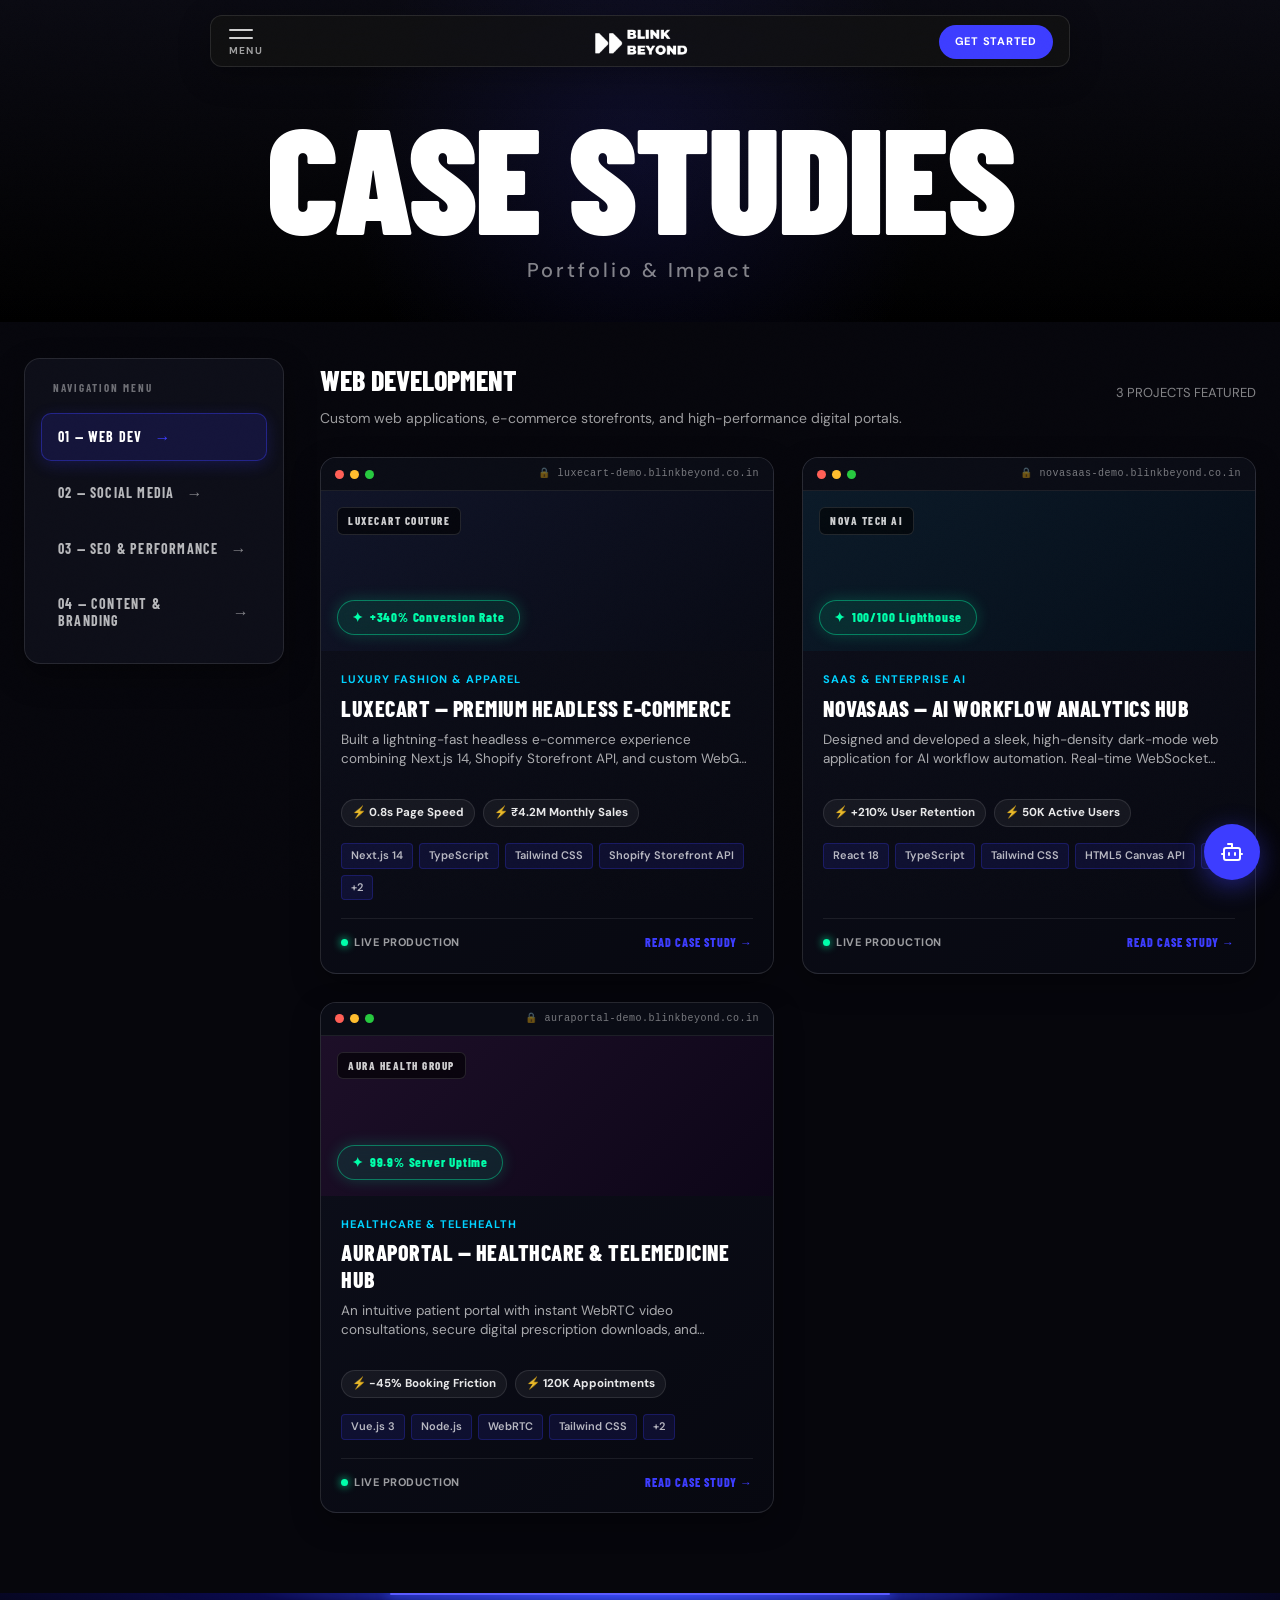
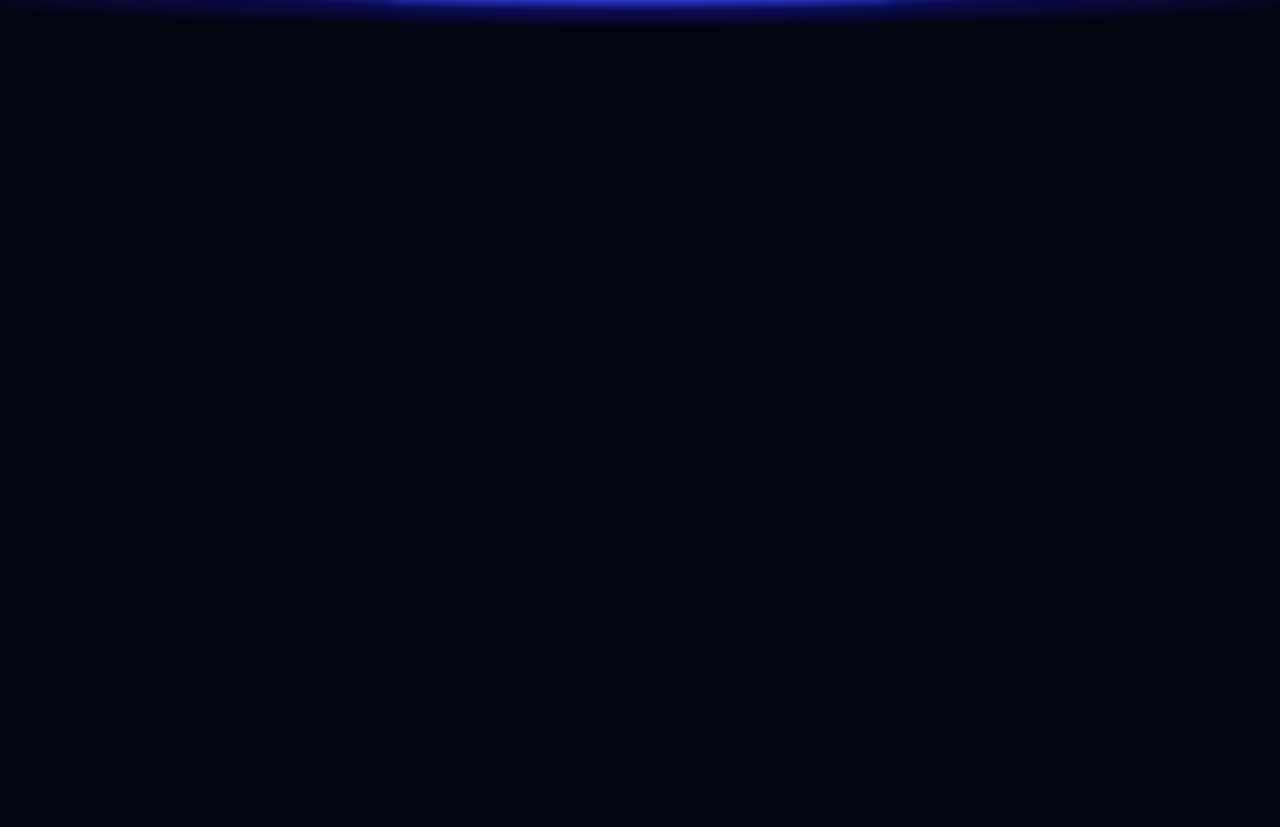
<file: casestudies.html>
<!DOCTYPE html>
<html lang="en">
<head>
  <meta charset="UTF-8">
  <meta name="viewport" content="width=device-width, initial-scale=1.0">
  <title>Case Studies &amp; Portfolio | Blink Beyond</title>
  <meta name="description" content="Explore Blink Beyond's portfolio of web development, performance marketing, brand identity, and viral social media campaigns.">
  <link rel="icon" type="image/svg+xml" href="favicon.svg">
  <link rel="preconnect" href="https://fonts.googleapis.com">
  <link rel="preconnect" href="https://fonts.gstatic.com" crossorigin>
  <link href="https://fonts.googleapis.com/css2?family=Barlow+Condensed:wght@400;600;700;800;900&family=Caveat:wght@400;700&family=DM+Sans:wght@400;500;600;700&family=Righteous&display=swap" rel="stylesheet">
  <link rel="stylesheet" href="css/style.css">
  <link rel="stylesheet" href="css/desktop/desktop.css">
  <link rel="stylesheet" href="css/tablet/tablet.css">
  <link rel="stylesheet" href="css/mobile/mobile.css">
  <link rel="stylesheet" href="css/casestudies.css">
  <script>
    if ('scrollRestoration' in history) {
      history.scrollRestoration = 'manual';
    }
    (function() {
      try {
        var seen = localStorage.getItem('bb_loader_seen') === '1' || /(?:^|; )bb_loader_seen=1/.test(document.cookie);
        if (seen) {
          document.documentElement.classList.add('bb-loader-skip');
          document.documentElement.classList.add('loader-skip');
        } else {
          document.documentElement.classList.add('is-preloading');
        }
      } catch (e) {}
      try {
        if (sessionStorage.getItem('bb_page_transition') === '1') {
          document.documentElement.classList.add('bb-entering');
          document.documentElement.style.background = '#3D3DFF';
          document.documentElement.style.backgroundColor = '#3D3DFF';
        }
      } catch (e) {}
    })();
  </script>
</head>
<body>
  <div class="page-transition-overlay"></div>

  <!-- NAVIGATION -->
  <nav class="navbar" id="cardNav">
    <div class="card-nav-top">
      <button class="cn-hamburger" id="cnHamburger" aria-label="Open menu">
        <span class="cn-line"></span>
        <span class="cn-line"></span>
        <span class="cn-label">MENU</span>
      </button>
      <a href="index.html" class="nav-logo" aria-label="Blink Beyond — Home"><img src="assets/logo.png" alt="Blink Beyond" class="nav-logo-img" width="172" height="40"></a>
      <a href="contact.html" class="cn-cta">Get Started</a>
    </div>
  </nav>

  <!-- FULLSCREEN MENU OVERLAY -->
  <div class="fullscreen-menu" id="fsMenu">
    <div class="fs-menu-header">
      <span class="fs-menu-tagline">Where Brands Blink &amp; Boom</span>
      <button class="fs-menu-close" id="fsMenuClose" aria-label="Close menu">
        <span class="fs-close-icon">✕</span> CLOSE
      </button>
    </div>
    <div class="fs-menu-body">
      <div class="fs-menu-links">
        <a href="index.html" class="fs-link" data-text="HOME">
          <span class="text-roll-wrapper"><span class="text-roll-top"></span><span class="text-roll-bottom"></span></span>
        </a>
        <a href="about.html" class="fs-link" data-text="ABOUT">
          <span class="text-roll-wrapper"><span class="text-roll-top"></span><span class="text-roll-bottom"></span></span>
        </a>
        <a href="services.html" class="fs-link" data-text="SERVICES">
          <span class="text-roll-wrapper"><span class="text-roll-top"></span><span class="text-roll-bottom"></span></span>
        </a>
        <a href="casestudies.html" class="fs-link active" data-text="CASE STUDIES">
          <span class="text-roll-wrapper"><span class="text-roll-top"></span><span class="text-roll-bottom"></span></span>
        </a>
        <a href="contact.html" class="fs-link" data-text="CONTACT">
          <span class="text-roll-wrapper"><span class="text-roll-top"></span><span class="text-roll-bottom"></span></span>
        </a>
      </div>
    </div>
    <div class="fs-menu-footer">
      <div class="fs-footer-left">© BLINK BEYOND 2026 — ALL RIGHTS RESERVED</div>
      <div class="fs-social-legal">
        <div class="fs-socials">
          <a href="https://linkedin.com/company/blinkbeyond" target="_blank" rel="noopener" class="fs-social-link" aria-label="LinkedIn">
            <svg xmlns="http://www.w3.org/2000/svg" viewBox="0 0 24 24"><path d="M20.447 20.452h-3.554v-5.569c0-1.328-.027-3.037-1.852-3.037-1.853 0-2.136 1.445-2.136 2.939v5.667H9.351V9h3.414v1.561h.046c.477-.9 1.637-1.85 3.37-1.85 3.601 0 4.267 2.37 4.267 5.455v6.286zM5.337 7.433a2.062 2.062 0 01-2.063-2.065 2.064 2.064 112.063 2.065zm1.782 13.019H3.555V9h3.564v11.452zM22.225 0H1.771C.792 0 0 .774 0 1.729v20.542C0 23.227.792 24 1.771 24h20.451C23.2 24 24 23.227 24 22.271V1.729C24 .774 23.2 0 22.222 0h.003z"/></svg>
          </a>
          <a href="https://instagram.com/blinkbeyond" target="_blank" rel="noopener" class="fs-social-link" aria-label="Instagram">
            <svg xmlns="http://www.w3.org/2000/svg" viewBox="0 0 24 24"><path d="M12 2.163c3.204 0 3.584.012 4.85.07 3.252.148 4.771 1.691 4.919 4.919.058 1.265.069 1.645.069 4.849 0 3.205-.012 3.584-.069 4.849-.149 3.225-1.664 4.771-4.919 4.919-1.266.058-1.644.07-4.85.07-3.204 0-3.584-.012-4.849-.07-3.26-.149-4.771-1.699-4.919-4.92-.058-1.265-.07-1.644-.07-4.849 0-3.204.013-3.583.07-4.849.149-3.227 1.664-4.771 4.919-4.919 1.266-.057 1.645-.069 4.849-.069zM12 0C8.741 0 8.333.014 7.053.072 2.695.272.273 2.69.073 7.052.014 8.333 0 8.741 0 12c0 3.259.014 3.668.072 4.948.2 4.358 2.618 6.78 6.98 6.98C8.333 23.986 8.741 24 12 24c3.259 0 3.668-.014 4.948-.072 4.354-.2 6.782-2.618 6.979-6.98.059-1.28.073-1.689.073-4.948 0-3.259-.014-3.667-.072-4.947-.196-4.354-2.617-6.78-6.979-6.98C15.668.014 15.259 0 12 0zm0 5.838a6.162 6.162 0 100 12.324 6.162 6.162 0 000-12.324zM12 16a4 4 0 110-8 4 4 0 010 8zm6.406-11.845a1.44 1.44 0 100 2.881 1.44 1.44 0 000-2.881z"/></svg>
          </a>
          <a href="https://wa.me/919545556009" target="_blank" rel="noopener" class="fs-social-link" aria-label="WhatsApp">
            <svg xmlns="http://www.w3.org/2000/svg" viewBox="0 0 24 24"><path d="M17.472 14.382c-.297-.149-1.758-.867-2.03-.967-.273-.099-.471-.148-.67.15-.197.297-.767.966-.94 1.164-.173.199-.347.223-.644.075-.297-.15-1.255-.463-2.39-1.475-.883-.788-1.48-1.761-1.653-2.059-.173-.297-.018-.458.13-.606.134-.133.298-.347.446-.52.149-.174.198-.298.298-.497.099-.198.05-.371-.025-.52-.075-.149-.669-1.612-.916-2.207-.242-.579-.487-.5-.669-.51-.173-.008-.371-.01-.57-.01-.198 0-.52.074-.792.372-.272.297-1.04 1.016-1.04 2.479 0 1.462 1.065 2.875 1.213 3.074.149.198 2.096 3.2 5.077 4.487.709.306 1.262.489 1.694.625.712.227 1.36.195 1.871.118.571-.085 1.758-.719 2.006-1.413.248-.694.248-1.289.173-1.413-.074-.124-.272-.198-.57-.347m-5.421 7.403h-.004a9.87 9.87 0 01-5.031-1.378l-.361-.214-3.741.982.998-3.648-.235-.374a9.86 9.86 0 01-1.51-5.26c.001-5.45 4.436-9.884 9.888-9.884 2.64 0 5.122 1.03 6.988 2.898a9.825 9.825 0 012.893 6.994c-.003 5.45-4.437 9.884-9.885 9.884m8.413-18.297A11.815 11.815 0 0012.05 0C5.495 0 .16 5.335.157 11.892c0 2.096.547 4.142 1.588 5.945L.057 24l6.305-1.654a11.882 11.882 0 005.683 1.448h.005c6.554 0 11.89-5.335 11.893-11.893a11.821 11.821 0 00-3.48-8.413z"/></svg>
          </a>
          <a href="contact.html" class="fs-social-link" aria-label="Contact Us">
            <svg xmlns="http://www.w3.org/2000/svg" viewBox="0 0 24 24"><path d="M6.938 4.503c.702 0 1.34.06 1.92.188.577.13 1.07.33 1.485.61.41.28.733.65.96 1.12.225.47.34 1.05.34 1.73 0 .74-.17 1.36-.507 1.86-.338.5-.837.9-1.502 1.22.906.26 1.576.72 2.022 1.37.448.66.665 1.45.665 2.36 0 .75-.13 1.39-.41 1.93-.28.55-.67 1-1.16 1.35-.48.348-1.05.6-1.67.767-.63.165-1.27.25-1.95.25H0V4.51h6.938v-.007zM6.545 10.96c.6 0 1.1-.16 1.46-.49.37-.33.555-.79.555-1.38 0-.33-.06-.6-.18-.82-.12-.22-.29-.39-.5-.52-.21-.13-.46-.22-.74-.27-.28-.05-.57-.08-.87-.08H3.72v3.56h2.825zm.185 6.14c.33 0 .64-.04.93-.12.29-.08.54-.21.76-.39.22-.17.39-.4.51-.68.12-.28.18-.62.18-1.02 0-.81-.24-1.39-.71-1.74-.47-.35-1.08-.52-1.84-.52H3.72v4.47h3.01zM15.28 16.18c.39.38.91.58 1.58.58.48 0 .9-.12 1.26-.37.36-.25.58-.52.68-.83h2.27c-.36 1.13-.91 1.95-1.66 2.46-.74.51-1.64.77-2.69.77-.73 0-1.39-.13-1.96-.38-.58-.26-1.07-.62-1.48-1.09-.4-.47-.71-1.03-.93-1.68-.21-.65-.32-1.36-.32-2.13 0-.75.11-1.45.34-2.09.23-.64.55-1.2.97-1.66.42-.46.92-.83 1.5-1.08.58-.26 1.23-.38 1.93-.38.78 0 1.46.15 2.04.45.58.31 1.06.72 1.43 1.25.37.52.64 1.13.81 1.81.16.68.21 1.4.14 2.16h-6.79c.03.87.34 1.58.73 1.96zm2.77-5.09c-.32-.34-.79-.52-1.41-.52-.41 0-.75.07-1.02.22-.27.14-.48.33-.64.55-.15.22-.26.45-.31.7-.06.25-.09.47-.09.68h4.31c-.1-.8-.39-1.29-.71-1.63h-.13zM15.435 4.88h4.56v1.32h-4.56V4.88z"/></svg>
          </a>
        </div>
        <div class="fs-legal">
          <a href="contact.html">/ PRIVACY &amp; CONTACT /</a>
        </div>
      </div>
    </div>
  </div>

  <!-- ═══════════════ CASE STUDIES HERO ═══════════════ -->
  <div class="page-header">
    <h1>CASE STUDIES</h1>
    <p class="page-subtitle">Portfolio &amp; Impact</p>
  </div>

  <!-- MAIN PAGE CONTENT -->
  <main class="cs-page-wrapper">
    <div class="cs-container">
      <!-- MAIN SPLIT LAYOUT -->
      <div class="cs-main-layout">
        <!-- LEFT SIDEBAR MENU (EXACTLY 4 SECTIONS) -->
        <aside class="cs-sidebar">
          <div class="cs-sidebar-title">NAVIGATION MENU</div>
          <ul class="cs-nav-list" id="csNavList">
            <li>
              <button class="cs-nav-btn active" data-cat="webdev">
                <span>01 — WEB DEV</span>
                <span class="cs-nav-icon">→</span>
              </button>
            </li>
            <li>
              <button class="cs-nav-btn" data-cat="social">
                <span>02 — SOCIAL MEDIA</span>
                <span class="cs-nav-icon">→</span>
              </button>
            </li>
            <li>
              <button class="cs-nav-btn" data-cat="seo-ads">
                <span>03 — SEO &amp; PERFORMANCE</span>
                <span class="cs-nav-icon">→</span>
              </button>
            </li>
            <li>
              <button class="cs-nav-btn" data-cat="branding">
                <span>04 — CONTENT &amp; BRANDING</span>
                <span class="cs-nav-icon">→</span>
              </button>
            </li>
          </ul>
        </aside>

        <!-- RIGHT CONTENT DISPLAY AREA -->
        <section class="cs-content-area" id="csContentArea">
          <!-- Dynamically populated by JS -->
        </section>
      </div>
    </div>
  </main>

  <!-- INSTAGRAM LIGHTBOX MODAL CONTAINER -->
  <div class="insta-modal-overlay" id="instaModalOverlay">
    <div class="insta-modal-box">
      <button class="insta-modal-close" id="instaModalClose">&times;</button>
      <div class="insta-modal-media" id="instaModalMedia">
        <!-- Image / Video preview -->
      </div>
      <div class="insta-modal-details">
        <div>
          <div class="insta-modal-user">
            <div class="insta-avatar-wrap" style="width: 42px; height: 42px; padding: 2px;">
              <img src="assets/social-logo.svg" alt="Blink Beyond Portfolio" class="insta-avatar-img">
            </div>
            <div>
              <div style="font-weight: 800; font-size: 14px; color: #fff;">blinkbeyond portfolio <span class="insta-verified">✓</span></div>
              <div style="font-size: 11px; color: rgba(255,255,255,0.5);">Palghar, MH • Digital Marketing Agency</div>
            </div>
          </div>
          <div class="insta-modal-audio" id="instaModalAudio">🎵 Blink Beyond Original Audio</div>
          <p class="insta-modal-caption" id="instaModalCaption"></p>
        </div>
        <div class="insta-modal-footer">
          <div>
            <div style="font-size: 11px; color: rgba(255,255,255,0.5);" id="instaModalDate">2 DAYS AGO</div>
          </div>
          <a href="https://instagram.com" target="_blank" class="insta-cta-btn">View on Instagram</a>
        </div>
      </div>
    </div>
  </div>

  <!-- ═══════════════ FOOTER ═══════════════ -->
  <footer class="footer" id="site-footer">
    <div class="lamp" id="footer-lamp">
      <div class="lamp__glow"></div>
      <div class="lamp__line"></div>
    </div>
    <div class="footer-content">
      <div class="footer-cta-strip">
        <div class="container footer-cta-inner">
          <p class="footer-cta-text">Ready to grow your brand?</p>
          <a href="contact.html" class="footer-cta-btn">Let's Talk <span>→</span></a>
        </div>
      </div>
      <div class="container">
        <div class="footer-top">
          <div class="footer-col footer-about">
            <div class="footer-logo"><img src="assets/logo.png" alt="Blink Beyond" class="footer-logo-img" width="160" height="38"></div>
            <p class="footer-tagline">Where brands blink and boom. We craft digital experiences that drive real growth.</p>
            <div class="footer-social-links">
              <a href="https://instagram.com/blinkbeyond" target="_blank" rel="noopener" aria-label="Instagram" class="social-icon">
                <svg width="18" height="18" viewBox="0 0 24 24" fill="none" stroke="currentColor" stroke-width="2" stroke-linecap="round" stroke-linejoin="round"><rect x="2" y="2" width="20" height="20" rx="5" ry="5"/><path d="M16 11.37A4 4 0 1 1 12.63 8 4 4 0 0 1 16 11.37z"/><line x1="17.5" y1="6.5" x2="17.51" y2="6.5"/></svg>
              </a>
              <a href="https://linkedin.com/company/blinkbeyond" target="_blank" rel="noopener" aria-label="LinkedIn" class="social-icon">
                <svg width="18" height="18" viewBox="0 0 24 24" fill="none" stroke="currentColor" stroke-width="2" stroke-linecap="round" stroke-linejoin="round"><path d="M16 8a6 6 0 0 1 6 6v7h-4v-7a2 2 0 0 0-2-2 2 2 0 0 0-2 2v7h-4v-7a6 6 0 0 1 6-6z"/><rect x="2" y="9" width="4" height="12"/><circle cx="4" cy="4" r="2"/></svg>
              </a>
              <a href="https://facebook.com/blinkbeyond" target="_blank" rel="noopener" aria-label="Facebook" class="social-icon">
                <svg width="18" height="18" viewBox="0 0 24 24" fill="none" stroke="currentColor" stroke-width="2" stroke-linecap="round" stroke-linejoin="round"><path d="M18 2h-3a5 5 0 0 0-5 5v3H7v4h3v8h4v-8h3l1-4h-4V7a1 1 0 0 1 1-1h3z"/></svg>
              </a>
              <a href="https://wa.me/919545556009" target="_blank" rel="noopener" aria-label="WhatsApp" class="social-icon">
                <svg width="18" height="18" viewBox="0 0 24 24" fill="currentColor"><path d="M17.472 14.382c-.297-.149-1.758-.867-2.03-.967-.273-.099-.471-.148-.67.15-.197.297-.767.966-.94 1.164-.173.199-.347.223-.644.075-.297-.15-1.255-.463-2.39-1.475-.888-.788-1.489-1.761-1.663-2.059-.173-.297-.018-.458.13-.606.134-.133.298-.347.446-.52.149-.174.198-.298.298-.497.099-.198.05-.371-.025-.52-.075-.149-.669-1.612-.916-2.207-.242-.579-.487-.5-.669-.51a12.8 12.8 0 0 0-.57-.01c-.198 0-.52.074-.792.372-.272.297-1.04 1.016-1.04 2.479 0 1.462 1.065 2.875 1.213 3.074.149.198 2.096 3.2 5.077 4.487.709.306 1.262.489 1.694.625.712.227 1.36.195 1.871.118.571-.085 1.758-.719 2.006-1.413.248-.694.248-1.289.173-1.413-.074-.124-.272-.198-.57-.347m-5.421 7.403h-.004a9.87 9.87 0 0 1-5.031-1.378l-.361-.214-3.741.982.998-3.648-.235-.374a9.86 9.86 0 0 1-1.51-5.26c.001-5.45 4.436-9.884 9.888-9.884 2.64 0 5.122 1.03 6.988 2.898a9.825 9.825 0 0 1 2.893 6.994c-.003 5.45-4.437 9.884-9.885 9.884m8.413-18.297A11.815 11.815 0 0 0 12.05 0C5.495 0 .16 5.335.157 11.892c0 2.096.547 4.142 1.588 5.945L.057 24l6.305-1.654a11.882 11.882 0 0 0 5.683 1.448h.005c6.554 0 11.89-5.335 11.893-11.893a11.821 11.821 0 0 0-3.48-8.413Z"/></svg>
              </a>
            </div>
            <div class="footer-msme">
              <img src="assets/msme-emblem.png" alt="MSME Registered Enterprise" class="footer-msme-logo" width="48" height="48" style="object-fit: contain;">
              <div class="footer-msme-info">
                <span class="footer-msme-label">MSME Registered Enterprise</span>
                <span class="footer-msme-gstin">GSTIN: 27AABCU1234A1Z5</span>
              </div>
            </div>
          </div>
          <div class="footer-nav-links-wrap">
            <div class="footer-col footer-links-col">
              <h4 class="footer-col-title">Quick Links</h4>
              <a href="index.html">Home</a>
              <a href="about.html">About Us</a>
              <a href="services.html">Services</a>
              <a href="casestudies.html">Case Studies</a>
              <a href="contact.html">Contact</a>
            </div>
            <div class="footer-col footer-services-col">
              <h4 class="footer-col-title">Services</h4>
              <a href="services.html#service-webdev">Web Development</a>
              <a href="services.html#service-social">Social Media Marketing</a>
              <a href="services.html#service-ads">Performance Marketing</a>
              <a href="services.html#service-seo">Search Engine Optimisation</a>
              <a href="services.html#service-branding">Content &amp; Branding</a>
            </div>
          </div>
          <div class="footer-col footer-contact-col">
            <h4 class="footer-col-title">Get In Touch</h4>
            <div class="footer-contact-block">
              <span class="footer-contact-label">Address</span>
              <p class="footer-contact-text">Palghar - 401404,<br>Mumbai-Maharashtra.</p>
            </div>
            <div class="footer-contact-block">
              <span class="footer-contact-label">Phone</span>
              <p class="footer-contact-text"><a href="tel:+919545556009">+91 95455 56009</a></p>
            </div>
            <div class="footer-contact-block">
              <span class="footer-contact-label">Email</span>
              <p class="footer-contact-text"><a href="mailto:support@blinkbeyond.co.in">support@blinkbeyond.co.in</a></p>
            </div>
          </div>
        </div>
      </div>
      <div class="footer-brand-wrap" id="footer-brand-wrap">
        <span class="footer-brand-text" aria-hidden="true">BLINK BEYOND</span>
      </div>
      <div class="footer-bottom">
        <div class="container footer-bottom-inner">
          <p>© 2026. All rights reserved.</p>
          <p class="footer-bottom-legal"><a href="contact.html">Privacy Policy</a> &nbsp;&middot;&nbsp; <a href="contact.html">Terms of Service</a></p>
        </div>
      </div>
    </div>
  </footer>

  <!-- SCRIPTS -->
  <script src="js/vendor/gsap.min.js"></script>
  <script src="js/vendor/scrolltrigger.min.js"></script>
  <script src="js/casestudies-data.js"></script>
  <script src="js/main.js"></script>
  <script>
    document.addEventListener('DOMContentLoaded', () => {
      const navButtons = document.querySelectorAll('.cs-nav-btn');
      const contentArea = document.getElementById('csContentArea');
      const modalOverlay = document.getElementById('instaModalOverlay');
      const modalClose = document.getElementById('instaModalClose');

      // Determine initial category from URL ?cat= or default to 'webdev'
      const urlParams = new URLSearchParams(window.location.search);
      let activeCat = urlParams.get('cat') || 'webdev';

      function setActiveCategory(cat) {
        activeCat = cat;

        // Update Nav buttons
        navButtons.forEach(btn => {
          btn.classList.toggle('active', btn.getAttribute('data-cat') === activeCat);
        });

        // Render content
        if (activeCat === 'social') {
          renderInstagramGrid();
        } else if (activeCat === 'seo-ads' || activeCat === 'branding') {
          renderComingSoonState(activeCat);
        } else {
          renderCaseStudiesGrid(activeCat);
        }
      }

      function renderComingSoonState(category) {
        let catTitle = 'SEO & Performance Marketing';
        let catDesc = 'Data-driven paid ads campaigns and organic search engine ranking transformations.';
        let comingSoonFeatures = [
          'Comprehensive SEO Audit & Organic Traffic Growth Case Studies',
          'High-ROAS Meta & Google Ads Campaign Performance breakdowns',
          'Conversion Rate Optimization (CRO) & Funnel Scaling analytics'
        ];

        if (category === 'branding') {
          catTitle = 'Content & Branding';
          catDesc = 'Brand visual identity systems, editorial packaging, and motion design kits.';
          comingSoonFeatures = [
            '360° Brand Visual Identity Systems & Brand Guidelines',
            'High-Impact Social Media Content & Motion Design Kits',
            'Product Packaging & Editorial Brand Identity Showcases'
          ];
        }

        let html = `
          <div class="cs-filter-bar">
            <div>
              <h2 style="font-family: var(--font-display, 'Barlow Condensed', sans-serif); font-size: 28px; font-weight: 800; text-transform: uppercase; margin-bottom: 4px;">${catTitle}</h2>
              <p style="font-size: 14px; color: rgba(255,255,255,0.6);">${catDesc}</p>
            </div>
            <div class="cs-count-tag" style="background: rgba(61, 61, 255, 0.2); border-color: rgba(61, 61, 255, 0.5); color: #00d2ff; font-weight: 800; letter-spacing: 1px;">✦ COMING SOON</div>
          </div>

          <div class="cs-coming-soon-card" style="
            background: linear-gradient(135deg, rgba(16, 20, 40, 0.95) 0%, rgba(8, 10, 20, 0.98) 100%);
            border: 1px solid rgba(255, 255, 255, 0.12);
            border-radius: 16px;
            padding: 48px 24px;
            text-align: center;
            position: relative;
            overflow: hidden;
            margin-top: 16px;
            box-shadow: 0 20px 50px rgba(0,0,0,0.5);
          ">
            <div style="
              position: absolute;
              top: -60px;
              right: -60px;
              width: 200px;
              height: 200px;
              background: radial-gradient(circle, rgba(61, 61, 255, 0.3) 0%, transparent 70%);
              pointer-events: none;
            "></div>
            <div style="
              position: absolute;
              bottom: -60px;
              left: -60px;
              width: 200px;
              height: 200px;
              background: radial-gradient(circle, rgba(0, 210, 255, 0.2) 0%, transparent 70%);
              pointer-events: none;
            "></div>

            <div style="display: inline-flex; align-items: center; justify-content: center; width: 64px; height: 64px; border-radius: 50%; background: rgba(61, 61, 255, 0.15); border: 1px solid rgba(61, 61, 255, 0.4); margin-bottom: 20px; color: #00d2ff; font-size: 28px; box-shadow: 0 0 20px rgba(61, 61, 255, 0.3);">
              ✦
            </div>

            <h3 style="font-family: var(--font-display, 'Barlow Condensed', sans-serif); font-size: clamp(28px, 5vw, 44px); font-weight: 800; text-transform: uppercase; letter-spacing: 1px; color: #ffffff; margin-bottom: 12px; line-height: 1.1;">
              Case Studies <span style="color: #3D3DFF;">Coming Soon</span>
            </h3>

            <p style="font-size: 15px; color: rgba(255, 255, 255, 0.75); max-width: 580px; margin: 0 auto 28px auto; line-height: 1.6;">
              We are currently finalizing in-depth performance metrics, campaign assets, and strategic breakdowns for <strong>${catTitle}</strong>. Full client case studies will be published here shortly!
            </p>

            <div style="background: rgba(255, 255, 255, 0.03); border: 1px solid rgba(255, 255, 255, 0.08); border-radius: 12px; padding: 20px 24px; max-width: 540px; margin: 0 auto 32px auto; text-align: left;">
              <div style="font-size: 11px; font-weight: 800; letter-spacing: 1.5px; text-transform: uppercase; color: #00d2ff; margin-bottom: 12px;">Upcoming Case Study Highlights</div>
              <ul style="list-style: none; padding: 0; margin: 0; display: flex; flex-direction: column; gap: 10px;">
                ${comingSoonFeatures.map(feat => `
                  <li style="display: flex; align-items: flex-start; gap: 10px; font-size: 13.5px; color: rgba(255, 255, 255, 0.85); line-height: 1.4;">
                    <span style="color: #00d2ff; font-weight: bold; margin-top: 1px;">✓</span>
                    <span>${feat}</span>
                  </li>
                `).join('')}
              </ul>
            </div>

            <div style="display: flex; gap: 12px; justify-content: center; flex-wrap: wrap;">
              <a href="contact.html" class="btn-primary" style="padding: 12px 24px; font-size: 13px; display: inline-flex; align-items: center; gap: 8px;">
                <span>Inquire About Services</span>
                <span>→</span>
              </a>
              <a href="services.html#${category === 'seo-ads' ? 'service-ads' : 'service-branding'}" class="btn-secondary" style="padding: 12px 20px; font-size: 13px; display: inline-flex; align-items: center; gap: 8px;">
                <span>Explore Services</span>
              </a>
            </div>
          </div>
        `;

        contentArea.innerHTML = html;
      }

      function renderCaseStudiesGrid(category) {
        const projects = window.CASE_STUDIES_DATA.filter(p => p.category === category);
        if (projects.length === 0) {
          renderComingSoonState(category);
          return;
        }
        let catTitle = 'Web Development';
        let catDesc = 'Custom web applications, e-commerce storefronts, and high-performance digital portals.';

        if (category === 'seo-ads') {
          catTitle = 'SEO & Performance Marketing';
          catDesc = 'Data-driven paid ads campaigns and organic search engine ranking transformations.';
        } else if (category === 'branding') {
          catTitle = 'Content & Branding';
          catDesc = 'Brand visual identity systems, editorial packaging, and motion design kits.';
        }

        let html = `
          <div class="cs-filter-bar">
            <div>
              <h2 style="font-family: var(--font-display, 'Barlow Condensed', sans-serif); font-size: 28px; font-weight: 800; text-transform: uppercase; margin-bottom: 4px;">${catTitle}</h2>
              <p style="font-size: 14px; color: rgba(255,255,255,0.6);">${catDesc}</p>
            </div>
            <div class="cs-count-tag">${projects.length} PROJECTS FEATURED</div>
          </div>

          <div class="cs-cards-grid">
        `;

        projects.forEach(p => {
          const domainName = p.liveUrl ? p.liveUrl.replace(/^https?:\/\//, '').split('/')[0] : 'demo.blinkbeyond.co.in';
          
          html += `
            <a href="casestudy-detail.html?id=${p.id}" class="uiverse-card">
              <!-- Browser Mockup Header -->
              <div class="webdev-card-browser-bar">
                <div class="webdev-browser-dots">
                  <span class="webdev-browser-dot red"></span>
                  <span class="webdev-browser-dot yellow"></span>
                  <span class="webdev-browser-dot green"></span>
                </div>
                <div class="webdev-browser-url">🔒 ${domainName}</div>
              </div>

              <!-- Card Preview Canvas -->
              <div class="webdev-card-preview" style="background: ${p.thumbnailGradient};">
                <div class="webdev-client-meta">${p.client}</div>
                <div class="webdev-impact-badge">
                  <span>✦</span>
                  <span>${p.stats[0]}</span>
                </div>
              </div>

              <!-- Card Body Content -->
              <div class="webdev-card-body">
                <div class="webdev-industry-tag">${p.industry}</div>
                <h3 class="uiverse-card-title">${p.title}</h3>
                <p class="uiverse-card-desc">${p.description}</p>

                <!-- Key Metrics List -->
                ${p.stats && p.stats.length > 1 ? `
                  <div class="webdev-metrics-list">
                    ${p.stats.slice(1).map(s => `<span class="webdev-metric-chip">⚡ ${s}</span>`).join('')}
                  </div>
                ` : ''}

                <!-- Tech Stack Pills -->
                ${p.techStack && p.techStack.length ? `
                  <div class="webdev-tech-list">
                    ${p.techStack.slice(0, 4).map(tech => `<span class="webdev-tech-pill">${tech}</span>`).join('')}
                    ${p.techStack.length > 4 ? `<span class="webdev-tech-pill">+${p.techStack.length - 4}</span>` : ''}
                  </div>
                ` : ''}

                <!-- Card Footer -->
                <div class="uiverse-card-footer">
                  <div class="webdev-live-status">
                    <span class="webdev-live-dot"></span>
                    <span>Live Production</span>
                  </div>
                  <span class="uiverse-view-btn">READ CASE STUDY →</span>
                </div>
              </div>
            </a>
          `;
        });

        html += `</div>`;
        contentArea.innerHTML = html;
      }

      function renderInstagramGrid() {
        const items = window.INSTAGRAM_GRID_DATA;

        let html = `
          <!-- INSTAGRAM PROFILE BANNER -->
          <div class="insta-profile-card">
            <div class="insta-profile-header">
              <div class="insta-avatar-wrap">
                <img src="assets/social-logo.svg" alt="Blink Beyond Portfolio" class="insta-avatar-img">
              </div>
              <div class="insta-profile-info">
                <div class="insta-handle-row">
                  <span class="insta-handle">blinkbeyond portfolio</span>
                  <span class="insta-verified">✓</span>
                  <a href="https://instagram.com" target="_blank" class="insta-cta-btn">Follow on Instagram</a>
                </div>
                <div class="insta-bio" style="margin-top: 10px;">
                  <strong>Blink Beyond Portfolio</strong> 💥<br>
                  Where Brands Blink and Boom. Digital Marketing Agency in Palghar.<br>
                  📩 DMs open for growth strategy &amp; social media management.
                </div>
              </div>
            </div>
          </div>

          <!-- INSTAGRAM 3-COLUMN REEL GRID -->
          <div class="insta-grid">
        `;

        items.forEach((item, index) => {
          html += `
            <div class="insta-post-card" data-index="${index}">
              <video class="insta-reel-video" src="${item.videoUrl}#t=0.001" autoplay muted loop playsinline webkit-playsinline preload="auto"></video>
              <span class="insta-type-badge">${item.badge}</span>
              <div class="insta-post-overlay">
                <div style="text-align:center; padding:16px;">
                  <div style="font-family:var(--font-display, 'Barlow Condensed'); font-size:17px; font-weight:800; color:#fff; text-transform:uppercase; margin-bottom:8px; line-height:1.2;">${item.title}</div>
                </div>
              </div>
            </div>
          `;
        });

        html += `</div>`;
        contentArea.innerHTML = html;

        // Trigger autoplay logic on newly created video elements
        if (window.initAutoplayVideos) {
          window.initAutoplayVideos(contentArea);
        }

        // Attach Instagram Grid card click event to open Modal
        document.querySelectorAll('.insta-post-card').forEach(card => {
          card.addEventListener('click', () => {
            const idx = parseInt(card.getAttribute('data-index'), 10);
            openInstaModal(window.INSTAGRAM_GRID_DATA[idx]);
          });
        });
      }

      function openInstaModal(data) {
        const mediaBox = document.getElementById('instaModalMedia');
        mediaBox.innerHTML = `
          <video id="instaModalActiveVideo" src="${data.videoUrl}#t=0.001" autoplay controls loop playsinline webkit-playsinline muted preload="auto" style="width:100%; height:100%; max-height:550px; object-fit:cover; border-radius:12px;"></video>
        `;
        document.getElementById('instaModalAudio').textContent = `🎵 ${data.audio}`;
        document.getElementById('instaModalCaption').textContent = data.caption;
        if (document.getElementById('instaModalLikes')) {
          document.getElementById('instaModalLikes').textContent = '';
        }
        document.getElementById('instaModalDate').textContent = data.date;

        modalOverlay.classList.add('active');

        const activeVid = document.getElementById('instaModalActiveVideo');
        if (activeVid) {
          var p = activeVid.play();
          if (p && typeof p.catch === 'function') {
            p.catch(() => {
              activeVid.muted = true;
              activeVid.play().catch(() => {});
            });
          }
        }
      }

      function closeInstaModal() {
        if (modalOverlay) modalOverlay.classList.remove('active');
        const mediaBox = document.getElementById('instaModalMedia');
        if (mediaBox) mediaBox.innerHTML = '';
      }

      if (modalClose) {
        modalClose.addEventListener('click', closeInstaModal);
      }

      if (modalOverlay) {
        modalOverlay.addEventListener('click', (e) => {
          if (e.target === modalOverlay) {
            closeInstaModal();
          }
        });
      }

      // Sidebar Nav Button Click Handlers
      navButtons.forEach(btn => {
        btn.addEventListener('click', () => {
          const cat = btn.getAttribute('data-cat');
          setActiveCategory(cat);

          // Update URL without full refresh
          const newUrl = window.location.pathname + '?cat=' + cat;
          window.history.pushState({ path: newUrl }, '', newUrl);
        });
      });

      // Initialize
      setActiveCategory(activeCat);
    });
  </script>
  <!-- ═══════════════ FLOATING ACTION BUTTONS ═══════════════ -->
  <div class="fab-container">
    <div class="fab-options">
      <!-- Instagram Option -->
      <a href="https://instagram.com/blinkbeyond" target="_blank" rel="noopener" class="fab-option instagram-btn" aria-label="Follow on Instagram">
        <svg viewBox="0 0 24 24" fill="currentColor">
          <path d="M12 2.163c3.204 0 3.584.012 4.85.07 3.252.148 4.771 1.691 4.919 4.919.058 1.265.069 1.645.069 4.849 0 3.205-.012 3.584-.069 4.849-.149 3.225-1.664 4.771-4.919 4.919-1.266.058-1.644.07-4.85.07-3.204 0-3.584-.012-4.849-.07-3.26-.149-4.771-1.699-4.919-4.92-.058-1.265-.07-1.644-.07-4.849 0-3.204.013-3.583.07-4.849.149-3.227 1.664-4.771 4.919-4.919 1.266-.057 1.645-.069 4.849-.069zM12 0C8.741 0 8.333.014 7.053.072 2.695.272.273 2.69.073 7.052.014 8.333 0 8.741 0 12c0 3.259.014 3.668.072 4.948.2 4.358 2.618 6.78 6.98 6.98C8.333 23.986 8.741 24 12 24c3.259 0 3.668-.014 4.948-.072 4.354-.2 6.782-2.618 6.979-6.98.059-1.28.073-1.689.073-4.948 0-3.259-.014-3.667-.072-4.947-.196-4.354-2.617-6.78-6.979-6.98C15.668.014 15.259 0 12 0zm0 5.838a6.162 6.162 0 1 0 0 12.324 6.162 6.162 0 0 0 0-12.324zM12 16a4 4 0 1 1 0-8 4 4 0 0 1 0 8zm6.406-11.845a1.44 1.44 0 1 0 0 2.881 1.44 1.44 0 0 0 0-2.881z"/>
        </svg>
      </a>
      <!-- WhatsApp Option -->
      <a href="https://wa.me/919545556009" target="_blank" rel="noopener" class="fab-option whatsapp-btn" aria-label="Chat on WhatsApp">
        <svg viewBox="0 0 24 24" fill="currentColor">
          <path d="M17.472 14.382c-.297-.149-1.758-.867-2.03-.967-.273-.099-.471-.148-.67.15-.197.297-.767.966-.94 1.164-.173.199-.347.223-.644.075-.297-.15-1.255-.463-2.39-1.475-.888-.788-1.489-1.761-1.663-2.059-.173-.297-.018-.458.13-.606.134-.133.298-.347.446-.52.149-.174.198-.298.298-.497.099-.198.05-.371-.025-.52-.075-.149-.669-1.612-.916-2.207-.242-.579-.487-.5-.669-.51a12.8 12.8 0 0 0-.57-.01c-.198 0-.52.074-.792.372-.272.297-1.04 1.016-1.04 2.479 0 1.462 1.065 2.875 1.213 3.074.149.198 2.096 3.2 5.077 4.487.709.306 1.262.489 1.694.625.712.227 1.36.195 1.871.118.571-.085 1.758-.719 2.006-1.413.248-.694.248-1.289.173-1.413-.074-.124-.272-.198-.57-.347m-5.421 7.403h-.004a9.87 9.87 0 0 1-5.031-1.378l-.361-.214-3.741.982.998-3.648-.235-.374a9.86 9.86 0 0 1-1.51-5.26c.001-5.45 4.436-9.884 9.888-9.884 2.64 0 5.122 1.03 6.988 2.898a9.825 9.825 0 0 1 2.893 6.994c-.003 5.45-4.437 9.884-9.885 9.884m8.413-18.297A11.815 11.815 0 0 0 12.05 0C5.495 0 .16 5.335.157 11.892c0 2.096.547 4.142 1.588 5.945L.057 24l6.305-1.654a11.882 11.882 0 0 0 5.683 1.448h.005c6.554 0 11.89-5.335 11.893-11.893a11.821 11.821 0 0 0-3.48-8.413Z"/>
        </svg>
      </a>
    </div>
    <!-- Main Toggle Button -->
    <button class="fab-toggle" aria-label="Open Actions">
      <svg class="icon-chat" xmlns="http://www.w3.org/2000/svg" width="24" height="24" viewBox="0 0 24 24" fill="none" stroke="currentColor" stroke-width="2" stroke-linecap="round" stroke-linejoin="round">
        <path d="M12 8V4H8"/>
        <rect width="16" height="12" x="4" y="8" rx="2"/>
        <path d="M2 14h2"/>
        <path d="M20 14h2"/>
        <path d="M15 13v2"/>
        <path d="M9 13v2"/>
      </svg>
      <svg class="icon-close" xmlns="http://www.w3.org/2000/svg" width="24" height="24" viewBox="0 0 24 24" fill="none" stroke="currentColor" stroke-width="2" stroke-linecap="round" stroke-linejoin="round">
        <line x1="18" y1="6" x2="6" y2="18"></line>
        <line x1="6" y1="6" x2="18" y2="18"></line>
      </svg>
    </button>
  </div>

</body>
</html>
</file>
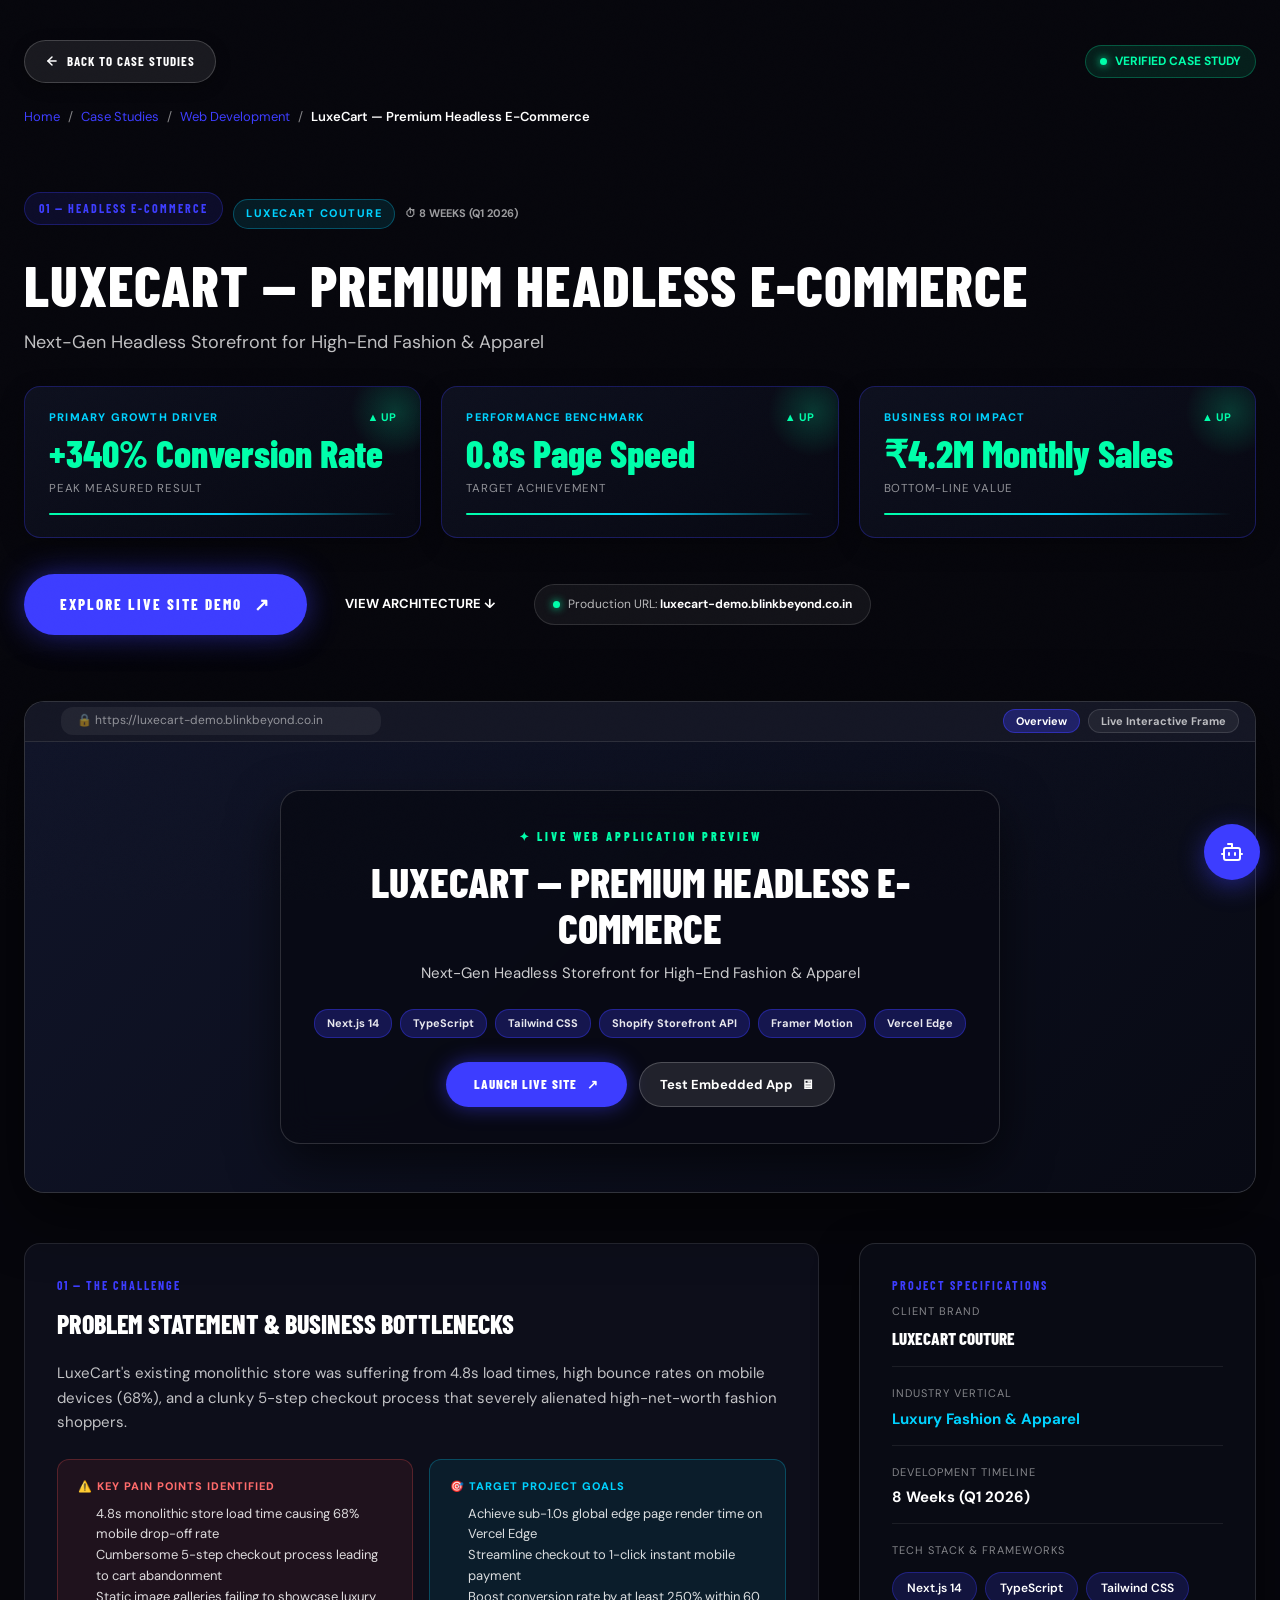
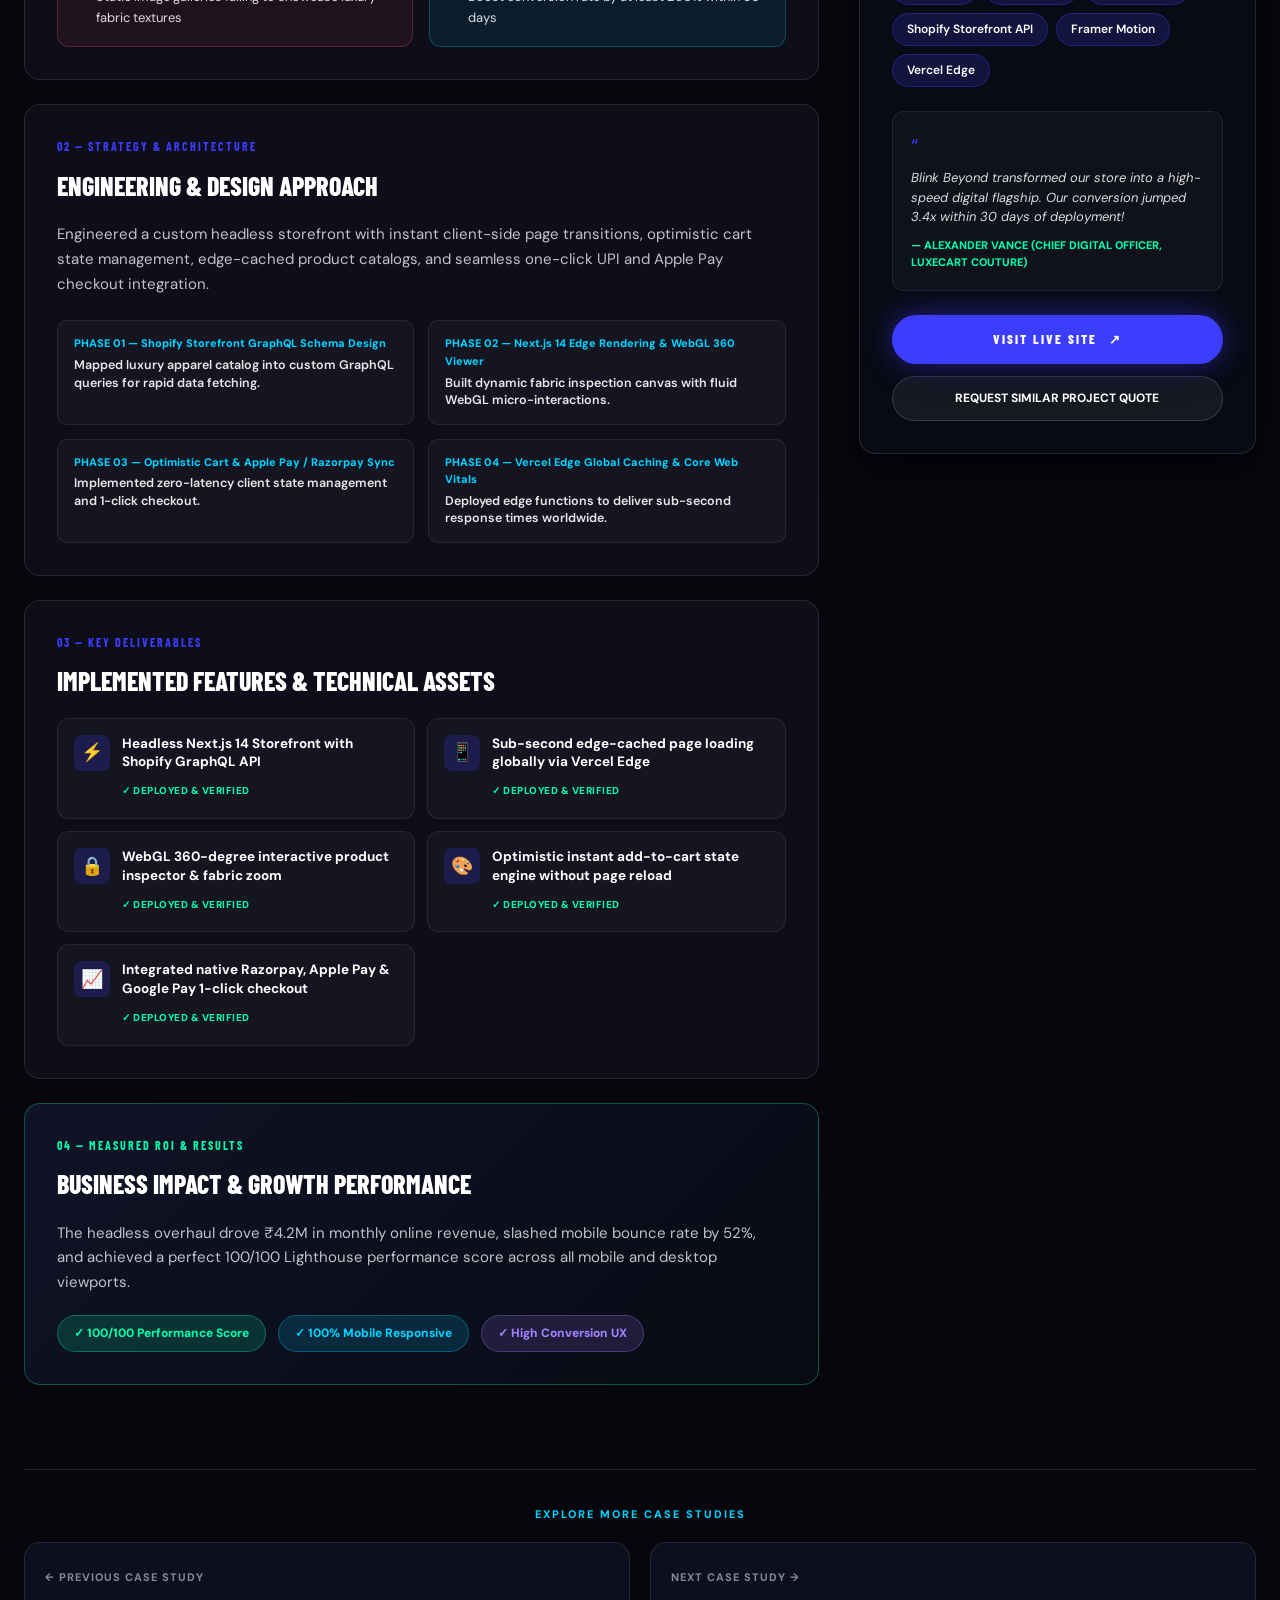
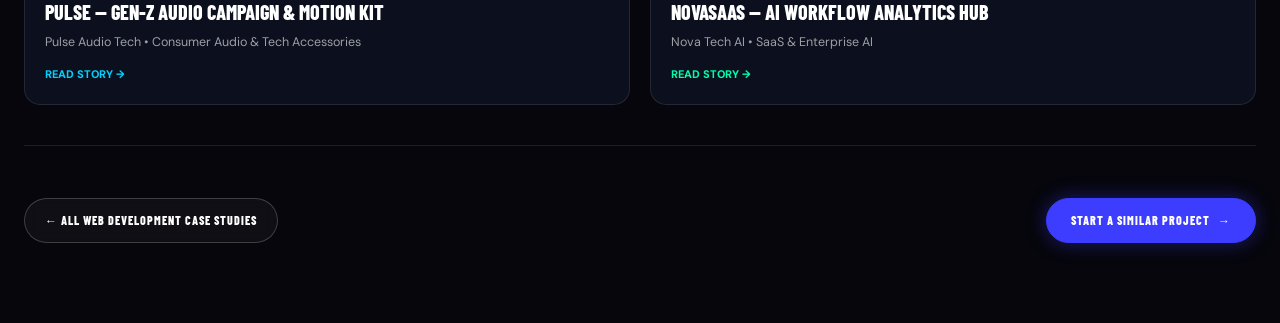
<file: casestudy-detail.html>
<!DOCTYPE html>
<html lang="en">
<head>
  <meta charset="UTF-8">
  <meta name="viewport" content="width=device-width, initial-scale=1.0">
  <title>Case Study Details | Blink Beyond</title>
  <meta name="description" content="Read detailed case study breakdown, strategy, key deliverables, and measured business results.">
  <link rel="icon" type="image/svg+xml" href="favicon.svg">
  <link rel="preconnect" href="https://fonts.googleapis.com">
  <link rel="preconnect" href="https://fonts.gstatic.com" crossorigin>
  <link href="https://fonts.googleapis.com/css2?family=Barlow+Condensed:wght@400;600;700;800;900&family=Caveat:wght@400;700&family=DM+Sans:wght@400;500;600;700&family=Righteous&display=swap" rel="stylesheet">
  <link rel="stylesheet" href="css/style.css">
  <link rel="stylesheet" href="css/desktop/desktop.css">
  <link rel="stylesheet" href="css/tablet/tablet.css">
  <link rel="stylesheet" href="css/mobile/mobile.css">
  <link rel="stylesheet" href="css/casestudies.css">
  <script>
    if ('scrollRestoration' in history) {
      history.scrollRestoration = 'manual';
    }
    (function() {
      try {
        var seen = localStorage.getItem('bb_loader_seen') === '1' || /(?:^|; )bb_loader_seen=1/.test(document.cookie);
        if (seen) {
          document.documentElement.classList.add('bb-loader-skip');
          document.documentElement.classList.add('loader-skip');
        } else {
          document.documentElement.classList.add('is-preloading');
        }
      } catch (e) {}
      try {
        if (sessionStorage.getItem('bb_page_transition') === '1') {
          document.documentElement.classList.add('bb-entering');
          document.documentElement.style.background = '#3D3DFF';
          document.documentElement.style.backgroundColor = '#3D3DFF';
        }
      } catch (e) {}
    })();
  </script>
</head>
<body>
  <div class="page-transition-overlay"></div>

  <!-- MAIN CASE STUDY DETAIL CONTENT -->
  <main class="cs-page-wrapper" style="padding-top: 40px;">
    <div class="cs-container" id="csDetailContainer">
      <!-- Dynamically populated by JS -->
    </div>
  </main>

  <!-- SCRIPTS -->
  <script src="js/vendor/gsap.min.js"></script>
  <script src="js/vendor/scrolltrigger.min.js"></script>
  <script src="js/casestudies-data.js"></script>
  <script src="js/main.js"></script>
  <script>
    document.addEventListener('DOMContentLoaded', () => {
      const container = document.getElementById('csDetailContainer');
      const urlParams = new URLSearchParams(window.location.search);
      const projectId = urlParams.get('id') || 'webdev-1';

      const allProjects = window.CASE_STUDIES_DATA || [];
      const currentIndex = allProjects.findIndex(p => p.id === projectId);
      const project = currentIndex !== -1 ? allProjects[currentIndex] : allProjects[0];

      // Prev & Next project calculation
      const prevProject = currentIndex > 0 ? allProjects[currentIndex - 1] : allProjects[allProjects.length - 1];
      const nextProject = currentIndex < allProjects.length - 1 ? allProjects[currentIndex + 1] : allProjects[0];

      // Document title
      document.title = `${project.title} | Case Study — Blink Beyond`;

      const domainName = project.liveUrl ? project.liveUrl.replace(/^https?:\/\//, '').split('/')[0] : 'demo.blinkbeyond.co.in';

      // Dynamic project helpers
      const painPointsList = project.painPoints || [
        'Slow legacy load speeds impacting mobile conversion rate',
        'Outdated UI layout lacking modern brand identity',
        'Complex checkout/inquiry workflow dropping leads'
      ];

      const targetGoalsList = project.targetGoals || [
        'Achieve sub-second page loads (< 1s speed global)',
        'Modernize visual UX with responsive design',
        'Maximize client lead generation and conversion ROI'
      ];

      const workflowPhases = project.workflow || [
        { phase: 'PHASE 01', title: 'RESEARCH & UX', desc: 'User Journey Mapping & Wireframes' },
        { phase: 'PHASE 02', title: 'FULL STACK DEV', desc: 'Component Architecture & APIs' },
        { phase: 'PHASE 03', title: 'SPEED & SEO', desc: 'Lighthouse 100/100 Optimization' },
        { phase: 'PHASE 04', title: 'DEPLOYMENT', desc: 'Cloud Infrastructure & SSL' }
      ];

      const testimonialData = project.testimonial || {
        quote: 'Blink Beyond delivered exceptional speed, flawless design, and real business results. The team exceeded all our expectations!',
        author: 'Client Leadership Team',
        role: project.client
      };

      let html = `
        <!-- TOP INLINE BACK BUTTON & NAVIGATION -->
        <div class="cs-detail-top-nav" style="display: flex; justify-content: space-between; align-items: center; margin-bottom: 24px; flex-wrap: wrap; gap: 12px;">
          <a href="casestudies.html?cat=${project.category}" style="display: inline-flex; align-items: center; gap: 8px; padding: 10px 20px; background: rgba(255, 255, 255, 0.08); border: 1px solid rgba(255, 255, 255, 0.18); border-radius: 30px; color: #ffffff; font-size: 13px; font-weight: 700; text-decoration: none; text-transform: uppercase; font-family: var(--font-display, 'Barlow Condensed', sans-serif); letter-spacing: 1px; transition: all 0.25s ease; box-shadow: 0 4px 15px rgba(0,0,0,0.3);" onmouseover="this.style.borderColor='#3D3DFF'; this.style.background='rgba(61,61,255,0.2)'; this.style.transform='translateX(-3px)';" onmouseout="this.style.borderColor='rgba(255, 255, 255, 0.18)'; this.style.background='rgba(255, 255, 255, 0.08)'; this.style.transform='none';">
            <svg width="14" height="14" viewBox="0 0 24 24" fill="none" stroke="currentColor" stroke-width="2.5" stroke-linecap="round" stroke-linejoin="round"><line x1="19" y1="12" x2="5" y2="12"/><polyline points="12 19 5 12 12 5"/></svg>
            <span>Back to Case Studies</span>
          </a>

          <div style="display: inline-flex; align-items: center; gap: 8px; font-size: 12px; font-weight: 700; color: #00ffaa; background: rgba(0,255,170,0.1); border: 1px solid rgba(0,255,170,0.25); padding: 6px 14px; border-radius: 20px;">
            <span class="webdev-live-dot"></span>
            <span>VERIFIED CASE STUDY</span>
          </div>
        </div>

        <!-- BREADCRUMB -->
        <nav class="cs-breadcrumb">
          <a href="index.html">Home</a>
          <span>/</span>
          <a href="casestudies.html">Case Studies</a>
          <span>/</span>
          <a href="casestudies.html?cat=${project.category}">${project.categoryName}</a>
          <span>/</span>
          <span style="color: #ffffff; font-weight: 600;">${project.title}</span>
        </nav>

        <!-- HERO HEADER -->
        <header class="cs-detail-hero">
          <div style="display: flex; align-items: center; gap: 10px; flex-wrap: wrap; margin-bottom: 16px;">
            <span class="cs-header-badge">${project.badgeText || 'WEB DEVELOPMENT'}</span>
            <span style="font-size: 11px; font-weight: 800; letter-spacing: 1.5px; text-transform: uppercase; color: #00d2ff; background: rgba(0, 210, 255, 0.1); border: 1px solid rgba(0, 210, 255, 0.3); padding: 5px 12px; border-radius: 20px;">${project.client}</span>
            <span style="font-size: 11px; font-weight: 700; color: rgba(255, 255, 255, 0.6); text-transform: uppercase;">⏱ ${project.timeline}</span>
          </div>

          <h1 class="cs-detail-title">${project.title}</h1>
          <p class="cs-detail-tagline">${project.tagline}</p>

          <!-- KEY METRICS BAR -->
          <div class="cs-detail-stats-bar">
      `;

      project.stats.forEach((stat, idx) => {
        let label = 'Measured Uplift';
        let sub = 'Verified Benchmark';
        if (idx === 0) { label = 'Primary Growth Driver'; sub = 'Peak Measured Result'; }
        if (idx === 1) { label = 'Performance Benchmark'; sub = 'Target Achievement'; }
        if (idx === 2) { label = 'Business ROI Impact'; sub = 'Bottom-line Value'; }

        html += `
          <div class="cs-detail-stat-card" style="border-color: rgba(61, 61, 255, 0.3); background: linear-gradient(145deg, rgba(14, 17, 32, 0.95) 0%, rgba(7, 8, 18, 0.98) 100%); position: relative; overflow: hidden; padding: 22px 24px; border-radius: 16px;">
            <div style="position: absolute; top: -20px; right: -20px; width: 90px; height: 90px; background: radial-gradient(circle, rgba(0, 255, 170, 0.18) 0%, transparent 70%);"></div>
            <div style="display: flex; align-items: center; justify-content: space-between; margin-bottom: 6px;">
              <span style="font-size: 11px; font-weight: 800; letter-spacing: 1.2px; text-transform: uppercase; color: #00d2ff;">${label}</span>
              <span style="font-size: 11px; color: #00ffaa; font-weight: bold;">▲ UP</span>
            </div>
            <div class="cs-stat-number" style="color: #00ffaa; font-size: clamp(28px, 3.8vw, 38px); font-weight: 800; line-height: 1.1; margin-bottom: 6px;">${stat}</div>
            <div class="cs-stat-label" style="font-size: 11.5px; color: rgba(255, 255, 255, 0.55); text-transform: uppercase; letter-spacing: 0.8px;">${sub}</div>
            <div style="width: 100%; height: 2px; background: linear-gradient(90deg, #00ffaa, #00d2ff, transparent); margin-top: 14px; border-radius: 2px;"></div>
          </div>
        `;
      });

      html += `
          </div>

          <!-- LIVE DEPLOYED PROJECT BUTTON BAR -->
          <div class="cs-live-btn-wrap" style="display: flex; gap: 14px; flex-wrap: wrap; align-items: center; margin-bottom: 36px;">
            <a href="${project.liveUrl}" target="_blank" rel="noopener noreferrer" class="cs-live-btn">
              <span>EXPLORE LIVE SITE DEMO</span>
              <span class="btn-icon">↗</span>
            </a>
            <a href="#architecture" class="btn-secondary" style="padding: 14px 24px; font-size: 13px; font-weight: 700; border-radius: 30px;">
              <span>VIEW ARCHITECTURE ↓</span>
            </a>
            <div style="display: inline-flex; align-items: center; gap: 8px; font-size: 12px; color: rgba(255, 255, 255, 0.7); background: rgba(255, 255, 255, 0.05); padding: 10px 18px; border-radius: 30px; border: 1px solid rgba(255, 255, 255, 0.12);">
              <span class="webdev-live-dot"></span>
              <span>Production URL: <strong style="color: #fff;">${domainName}</strong></span>
            </div>
          </div>
        </header>

        <!-- SHOWCASE INTERACTIVE BROWSER FRAME WITH TABS -->
        <div class="cs-showcase-frame">
          <div class="cs-browser-header">
            <div class="cs-browser-dots">
              <span class="cs-browser-dot red"></span>
              <span class="cs-browser-dot yellow"></span>
              <span class="cs-browser-dot green"></span>
            </div>
            <span class="cs-browser-url">🔒 ${project.liveUrl}</span>
            <div style="margin-left: auto; display: flex; gap: 8px;">
              <button id="tabBtnOverview" onclick="switchShowcaseTab('overview')" style="background: rgba(61,61,255,0.3); border: 1px solid rgba(61,61,255,0.5); color: #fff; font-size: 11px; font-weight: 700; padding: 4px 12px; border-radius: 12px; cursor: pointer;">Overview</button>
              <button id="tabBtnIframe" onclick="switchShowcaseTab('iframe')" style="background: rgba(255,255,255,0.06); border: 1px solid rgba(255,255,255,0.12); color: rgba(255,255,255,0.7); font-size: 11px; font-weight: 700; padding: 4px 12px; border-radius: 12px; cursor: pointer;">Live Interactive Frame</button>
            </div>
          </div>

          <!-- TAB CONTENT 1: OVERVIEW -->
          <div id="tabContentOverview" class="cs-showcase-image-box" style="background:${project.thumbnailGradient}; padding: 48px 24px;">
            <div style="text-align:center; max-width: 720px; margin: 0 auto; background: rgba(8, 10, 20, 0.88); backdrop-filter: blur(16px); border: 1px solid rgba(255, 255, 255, 0.15); border-radius: 20px; padding: 36px 28px; box-shadow: 0 20px 50px rgba(0,0,0,0.6);">
              <span style="font-family:var(--font-display, 'Barlow Condensed'); font-size:12px; letter-spacing:3px; color:#00ffaa; font-weight:800; text-transform:uppercase; margin-bottom:12px; display:block;">✦ LIVE WEB APPLICATION PREVIEW</span>
              <h2 style="font-family:var(--font-display, 'Barlow Condensed'); font-size: clamp(26px, 3.8vw, 42px); font-weight:800; color:#ffffff; text-transform:uppercase; margin-bottom:12px; line-height: 1.1;">${project.title}</h2>
              <p style="font-size:15px; color:rgba(255,255,255,0.8); max-width:580px; margin: 0 auto 24px; line-height: 1.5;">${project.tagline}</p>
              
              <div style="display: flex; gap: 8px; justify-content: center; flex-wrap: wrap; margin-bottom: 24px;">
                ${project.techStack ? project.techStack.map(t => `<span style="font-size: 11px; font-weight: 700; color: rgba(255,255,255,0.9); background: rgba(61, 61, 255, 0.25); border: 1px solid rgba(61, 61, 255, 0.4); padding: 5px 12px; border-radius: 14px;">${t}</span>`).join('') : ''}
              </div>

              <div style="display: flex; gap: 12px; justify-content: center; flex-wrap: wrap;">
                <a href="${project.liveUrl}" target="_blank" rel="noopener noreferrer" style="display:inline-flex; align-items:center; gap:10px; padding:12px 28px; border-radius:30px; background:#3D3DFF; color:#fff; font-size:13px; font-weight:800; text-decoration:none; font-family:var(--font-display, 'Barlow Condensed'); letter-spacing:1px; text-transform:uppercase; box-shadow:0 0 20px rgba(61,61,255,0.5);" onmouseover="this.style.background='#2a2aff'" onmouseout="this.style.background='#3D3DFF'">
                  <span>Launch Live Site</span>
                  <span>↗</span>
                </a>
                <button onclick="switchShowcaseTab('iframe')" style="display:inline-flex; align-items:center; gap:8px; padding:12px 20px; border-radius:30px; background:rgba(255,255,255,0.1); border:1px solid rgba(255,255,255,0.2); color:#fff; font-size:13px; font-weight:700; cursor:pointer;">
                  <span>Test Embedded App</span>
                  <span>🖥</span>
                </button>
              </div>
            </div>
          </div>

          <!-- TAB CONTENT 2: IFRAME PREVIEW -->
          <div id="tabContentIframe" style="display: none; width: 100%; height: 500px; background: #000; position: relative;">
            <iframe id="liveCaseStudyIframe" src="${project.liveUrl}" style="width: 100%; height: 100%; border: none;" title="${project.title} Preview"></iframe>
          </div>
        </div>

        <!-- STORY & NARRATIVE GRID -->
        <div class="cs-story-grid">
          <div>
            <!-- 01. THE CLIENT & CHALLENGE -->
            <div class="cs-story-box">
              <div class="cs-story-num">01 — THE CHALLENGE</div>
              <h2 class="cs-story-heading">Problem Statement &amp; Business Bottlenecks</h2>
              <p class="cs-story-p" style="margin-bottom: 24px;">${project.challenge}</p>

              <div style="display: grid; grid-template-columns: repeat(auto-fit, minmax(240px, 1fr)); gap: 16px;">
                <div style="background: rgba(255, 80, 80, 0.08); border: 1px solid rgba(255, 80, 80, 0.25); border-radius: 12px; padding: 18px 20px;">
                  <div style="font-size: 11px; font-weight: 800; letter-spacing: 1px; color: #ff6b6b; text-transform: uppercase; margin-bottom: 8px;">⚠️ Key Pain Points Identified</div>
                  <ul style="margin: 0; padding-left: 18px; font-size: 13px; color: rgba(255, 255, 255, 0.85); line-height: 1.6;">
                    ${painPointsList.map(p => `<li>${p}</li>`).join('')}
                  </ul>
                </div>
                <div style="background: rgba(0, 210, 255, 0.08); border: 1px solid rgba(0, 210, 255, 0.25); border-radius: 12px; padding: 18px 20px;">
                  <div style="font-size: 11px; font-weight: 800; letter-spacing: 1px; color: #00d2ff; text-transform: uppercase; margin-bottom: 8px;">🎯 Target Project Goals</div>
                  <ul style="margin: 0; padding-left: 18px; font-size: 13px; color: rgba(255, 255, 255, 0.85); line-height: 1.6;">
                    ${targetGoalsList.map(g => `<li>${g}</li>`).join('')}
                  </ul>
                </div>
              </div>
            </div>

            <!-- 02. OUR SOLUTION & STRATEGY -->
            <div class="cs-story-box" id="architecture">
              <div class="cs-story-num">02 — STRATEGY &amp; ARCHITECTURE</div>
              <h2 class="cs-story-heading">Engineering &amp; Design Approach</h2>
              <p class="cs-story-p" style="margin-bottom: 24px;">${project.solution}</p>

              <!-- 4-STEP WORKFLOW -->
              <div class="cs-workflow-grid" style="display: grid; grid-template-columns: repeat(2, 1fr); gap: 14px;">
                ${workflowPhases.map(w => `
                  <div style="background: rgba(255,255,255,0.03); border: 1px solid rgba(255,255,255,0.08); border-radius: 10px; padding: 14px 16px;">
                    <div style="font-size: 11px; font-weight: 800; color: #00d2ff; margin-bottom: 4px;">${w.phase} — ${w.title}</div>
                    <div style="font-size: 12.5px; font-weight: 600; color: rgba(255,255,255,0.9); line-height: 1.4;">${w.desc}</div>
                  </div>
                `).join('')}
              </div>
            </div>

            <!-- 03. KEY DELIVERABLES -->
            <div class="cs-story-box">
              <div class="cs-story-num">03 — KEY DELIVERABLES</div>
              <h2 class="cs-story-heading">Implemented Features &amp; Technical Assets</h2>
              <div class="cs-deliverables-grid" style="display: grid; grid-template-columns: repeat(auto-fit, minmax(260px, 1fr)); gap: 12px; margin-top: 16px;">
      `;

      project.features.forEach((f, index) => {
        const icons = ['⚡', '📱', '🔒', '🎨', '📈', '🔄', '🚀', '✨'];
        const icon = icons[index % icons.length];
        html += `
          <div style="background: rgba(255, 255, 255, 0.03); border: 1px solid rgba(255, 255, 255, 0.08); border-radius: 12px; padding: 16px; display: flex; align-items: flex-start; gap: 12px; transition: border-color 0.2s ease;" onmouseover="this.style.borderColor='rgba(61,61,255,0.4)'" onmouseout="this.style.borderColor='rgba(255,255,255,0.08)'">
            <span style="font-size: 18px; background: rgba(61,61,255,0.2); padding: 8px; border-radius: 8px; display: inline-flex; align-items: center; justify-content: center; min-width: 36px; height: 36px;">${icon}</span>
            <div>
              <div style="font-size: 13.5px; font-weight: 700; color: #ffffff; line-height: 1.4; margin-bottom: 4px;">${f}</div>
              <span style="font-size: 10px; font-weight: 800; color: #00ffaa; letter-spacing: 0.5px; text-transform: uppercase;">✓ DEPLOYED &amp; VERIFIED</span>
            </div>
          </div>
        `;
      });

      html += `
              </div>
            </div>

            <!-- 04. MEASURED RESULTS & ROI -->
            <div class="cs-story-box" style="background: linear-gradient(135deg, rgba(16,20,40,0.95) 0%, rgba(8,10,20,0.98) 100%); border: 1px solid rgba(0, 255, 170, 0.3);">
              <div class="cs-story-num" style="color: #00ffaa;">04 — MEASURED ROI &amp; RESULTS</div>
              <h2 class="cs-story-heading">Business Impact &amp; Growth Performance</h2>
              <p class="cs-story-p" style="margin-bottom: 20px;">${project.results || 'The deployed application achieved immediate performance gains, reducing bounce rates and scaling organic customer inquiries dramatically.'}</p>
              
              <div style="display: flex; gap: 12px; flex-wrap: wrap;">
                <span style="font-size: 12px; font-weight: 800; color: #00ffaa; background: rgba(0,255,170,0.15); border: 1px solid rgba(0,255,170,0.3); padding: 8px 16px; border-radius: 20px;">✓ 100/100 Performance Score</span>
                <span style="font-size: 12px; font-weight: 800; color: #00d2ff; background: rgba(0,210,255,0.15); border: 1px solid rgba(0,210,255,0.3); padding: 8px 16px; border-radius: 20px;">✓ 100% Mobile Responsive</span>
                <span style="font-size: 12px; font-weight: 800; color: #a382ff; background: rgba(163,130,255,0.15); border: 1px solid rgba(163,130,255,0.3); padding: 8px 16px; border-radius: 20px;">✓ High Conversion UX</span>
              </div>
            </div>
          </div>

          <!-- SIDEBAR METADATA & TECH STACK -->
          <div>
            <div class="cs-story-box" style="position: sticky; top: 110px; background: rgba(10, 12, 22, 0.95); border: 1px solid rgba(255, 255, 255, 0.12); box-shadow: 0 15px 40px rgba(0,0,0,0.5);">
              <div class="cs-story-num">PROJECT SPECIFICATIONS</div>
              
              <div style="margin-bottom:18px; padding-bottom: 14px; border-bottom: 1px solid rgba(255,255,255,0.08);">
                <div style="font-size:11px; color:rgba(255,255,255,0.5); text-transform:uppercase; letter-spacing:1px; margin-bottom:4px;">CLIENT BRAND</div>
                <div style="font-weight:800; font-size:17px; color:#fff; font-family: var(--font-display); text-transform: uppercase;">${project.client}</div>
              </div>

              <div style="margin-bottom:18px; padding-bottom: 14px; border-bottom: 1px solid rgba(255,255,255,0.08);">
                <div style="font-size:11px; color:rgba(255,255,255,0.5); text-transform:uppercase; letter-spacing:1px; margin-bottom:4px;">INDUSTRY VERTICAL</div>
                <div style="font-weight:700; font-size:15px; color:#00d2ff;">${project.industry}</div>
              </div>

              <div style="margin-bottom:18px; padding-bottom: 14px; border-bottom: 1px solid rgba(255,255,255,0.08);">
                <div style="font-size:11px; color:rgba(255,255,255,0.5); text-transform:uppercase; letter-spacing:1px; margin-bottom:4px;">DEVELOPMENT TIMELINE</div>
                <div style="font-weight:700; font-size:15px; color:#fff;">${project.timeline}</div>
              </div>

              <div style="margin-bottom:24px;">
                <div style="font-size:11px; color:rgba(255,255,255,0.5); text-transform:uppercase; letter-spacing:1px; margin-bottom:10px;">TECH STACK &amp; FRAMEWORKS</div>
                <div class="cs-tech-pill-wrap">
      `;

      project.techStack.forEach(tech => {
        html += `<span class="cs-tech-pill" style="background: rgba(61,61,255,0.18); border-color: rgba(61,61,255,0.35); color: #ffffff; font-weight: 600;">${tech}</span>`;
      });

      html += `
                </div>
              </div>

              <!-- CLIENT TESTIMONIAL BOX -->
              <div style="background: rgba(255, 255, 255, 0.03); border: 1px solid rgba(255, 255, 255, 0.08); border-radius: 12px; padding: 18px; margin-bottom: 24px;">
                <div style="font-size: 20px; color: #3D3DFF; margin-bottom: 6px;">“</div>
                <p style="font-size: 13px; font-style: italic; color: rgba(255, 255, 255, 0.85); line-height: 1.5; margin-bottom: 10px;">
                  ${testimonialData.quote}
                </p>
                <div style="font-size: 11px; font-weight: 800; color: #00ffaa; text-transform: uppercase;">— ${testimonialData.author} (${testimonialData.role})</div>
              </div>

              <a href="${project.liveUrl}" target="_blank" rel="noopener noreferrer" class="cs-live-btn" style="width:100%; justify-content:center; padding:14px 20px; font-size:13px; margin-bottom: 12px;">
                <span>VISIT LIVE SITE</span>
                <span>↗</span>
              </a>

              <a href="contact.html" style="display: flex; align-items: center; justify-content: center; gap: 8px; width: 100%; padding: 12px 20px; border-radius: 30px; background: rgba(255,255,255,0.06); border: 1px solid rgba(255,255,255,0.15); color: #fff; font-size: 12px; font-weight: 700; text-decoration: none; text-transform: uppercase;">
                <span>Request Similar Project Quote</span>
              </a>
            </div>
          </div>
        </div>

        <!-- PREVIOUS & NEXT PROJECT NAVIGATION CARDS -->
        <div style="margin-top: 60px; padding-top: 36px; border-top: 1px solid rgba(255, 255, 255, 0.12);">
          <div style="font-size: 11px; font-weight: 800; letter-spacing: 2px; text-transform: uppercase; color: #00d2ff; margin-bottom: 18px; text-align: center;">EXPLORE MORE CASE STUDIES</div>
          <div class="cs-prev-next-grid" style="display: grid; grid-template-columns: repeat(auto-fit, minmax(280px, 1fr)); gap: 20px;">
            <!-- PREVIOUS PROJECT -->
            <a href="casestudy-detail.html?id=${prevProject.id}" style="text-decoration: none; background: rgba(14, 17, 32, 0.9); border: 1px solid rgba(255,255,255,0.1); border-radius: 16px; padding: 20px; display: flex; flex-direction: column; justify-content: space-between; transition: all 0.25s ease;" onmouseover="this.style.borderColor='#3D3DFF'; this.style.transform='translateY(-4px)'" onmouseout="this.style.borderColor='rgba(255,255,255,0.1)'; this.style.transform='none'">
              <div>
                <span style="font-size: 11px; font-weight: 800; color: rgba(255,255,255,0.5); text-transform: uppercase; letter-spacing: 1px;">← PREVIOUS CASE STUDY</span>
                <h4 style="font-family: var(--font-display, 'Barlow Condensed'); font-size: 20px; font-weight: 800; color: #fff; text-transform: uppercase; margin: 8px 0 4px 0;">${prevProject.title}</h4>
                <p style="font-size: 12.5px; color: rgba(255,255,255,0.6);">${prevProject.client} • ${prevProject.industry}</p>
              </div>
              <span style="font-size: 11px; font-weight: 800; color: #00d2ff; margin-top: 14px; display: inline-flex; align-items: center; gap: 4px;">READ STORY →</span>
            </a>

            <!-- NEXT PROJECT -->
            <a href="casestudy-detail.html?id=${nextProject.id}" style="text-decoration: none; background: rgba(14, 17, 32, 0.9); border: 1px solid rgba(255,255,255,0.1); border-radius: 16px; padding: 20px; display: flex; flex-direction: column; justify-content: space-between; transition: all 0.25s ease;" onmouseover="this.style.borderColor='#3D3DFF'; this.style.transform='translateY(-4px)'" onmouseout="this.style.borderColor='rgba(255,255,255,0.1)'; this.style.transform='none'">
              <div>
                <span style="font-size: 11px; font-weight: 800; color: rgba(255,255,255,0.5); text-transform: uppercase; letter-spacing: 1px;">NEXT CASE STUDY →</span>
                <h4 style="font-family: var(--font-display, 'Barlow Condensed'); font-size: 20px; font-weight: 800; color: #fff; text-transform: uppercase; margin: 8px 0 4px 0;">${nextProject.title}</h4>
                <p style="font-size: 12.5px; color: rgba(255,255,255,0.6);">${nextProject.client} • ${nextProject.industry}</p>
              </div>
              <span style="font-size: 11px; font-weight: 800; color: #00ffaa; margin-top: 14px; display: inline-flex; align-items: center; gap: 4px;">READ STORY →</span>
            </a>
          </div>
        </div>

        <!-- BOTTOM NAVIGATION CTA -->
        <div class="cs-bottom-nav-ctas" style="display:flex; align-items:center; justify-content:space-between; padding-top:30px; border-top:1px solid rgba(255,255,255,0.1); margin-top:40px; flex-wrap: wrap; gap: 16px;">
          <a href="casestudies.html?cat=${project.category}" class="service-case-study-btn" style="text-decoration: none; display: inline-flex; align-items: center; gap: 8px; padding: 12px 20px; border-radius: 30px; border: 1px solid rgba(255, 255, 255, 0.2); color: #fff; font-size: 12px; font-weight: 800; font-family: var(--font-display, 'Barlow Condensed'); letter-spacing: 1px; text-transform: uppercase;">
            <span>← ALL ${project.categoryName.toUpperCase()} CASE STUDIES</span>
          </a>
          <a href="contact.html" class="service-case-study-btn" style="text-decoration: none; display: inline-flex; align-items: center; gap: 8px; padding: 12px 24px; border-radius: 30px; background:#3D3DFF; border: 1px solid #3D3DFF; color: #fff; font-size: 12px; font-weight: 800; font-family: var(--font-display, 'Barlow Condensed'); letter-spacing: 1px; text-transform: uppercase; box-shadow: 0 0 20px rgba(61, 61, 255, 0.4);">
            <span>START A SIMILAR PROJECT</span>
            <span>→</span>
          </a>
        </div>
      `;

      container.innerHTML = html;
    });

    // Helper to switch showcase frame tabs
    function switchShowcaseTab(tabName) {
      const overviewTab = document.getElementById('tabContentOverview');
      const iframeTab = document.getElementById('tabContentIframe');
      const btnOverview = document.getElementById('tabBtnOverview');
      const btnIframe = document.getElementById('tabBtnIframe');

      if (!overviewTab || !iframeTab) return;

      if (tabName === 'iframe') {
        overviewTab.style.display = 'none';
        iframeTab.style.display = 'block';
        btnOverview.style.background = 'rgba(255,255,255,0.06)';
        btnOverview.style.borderColor = 'rgba(255,255,255,0.12)';
        btnOverview.style.color = 'rgba(255,255,255,0.7)';

        btnIframe.style.background = 'rgba(61,61,255,0.3)';
        btnIframe.style.borderColor = 'rgba(61,61,255,0.5)';
        btnIframe.style.color = '#fff';
      } else {
        iframeTab.style.display = 'none';
        overviewTab.style.display = 'flex';
        btnIframe.style.background = 'rgba(255,255,255,0.06)';
        btnIframe.style.borderColor = 'rgba(255,255,255,0.12)';
        btnIframe.style.color = 'rgba(255,255,255,0.7)';

        btnOverview.style.background = 'rgba(61,61,255,0.3)';
        btnOverview.style.borderColor = 'rgba(61,61,255,0.5)';
        btnOverview.style.color = '#fff';
      }
    }
  </script>
  <!-- ═══════════════ FLOATING ACTION BUTTONS ═══════════════ -->
  <div class="fab-container">
    <div class="fab-options">
      <!-- Instagram Option -->
      <a href="https://instagram.com/blinkbeyond" target="_blank" rel="noopener" class="fab-option instagram-btn" aria-label="Follow on Instagram">
        <svg viewBox="0 0 24 24" fill="currentColor">
          <path d="M12 2.163c3.204 0 3.584.012 4.85.07 3.252.148 4.771 1.691 4.919 4.919.058 1.265.069 1.645.069 4.849 0 3.205-.012 3.584-.069 4.849-.149 3.225-1.664 4.771-4.919 4.919-1.266.058-1.644.07-4.85.07-3.204 0-3.584-.012-4.849-.07-3.26-.149-4.771-1.699-4.919-4.92-.058-1.265-.07-1.644-.07-4.849 0-3.204.013-3.583.07-4.849.149-3.227 1.664-4.771 4.919-4.919 1.266-.057 1.645-.069 4.849-.069zM12 0C8.741 0 8.333.014 7.053.072 2.695.272.273 2.69.073 7.052.014 8.333 0 8.741 0 12c0 3.259.014 3.668.072 4.948.2 4.358 2.618 6.78 6.98 6.98C8.333 23.986 8.741 24 12 24c3.259 0 3.668-.014 4.948-.072 4.354-.2 6.782-2.618 6.979-6.98.059-1.28.073-1.689.073-4.948 0-3.259-.014-3.667-.072-4.947-.196-4.354-2.617-6.78-6.979-6.98C15.668.014 15.259 0 12 0zm0 5.838a6.162 6.162 0 1 0 0 12.324 6.162 6.162 0 0 0 0-12.324zM12 16a4 4 0 1 1 0-8 4 4 0 0 1 0 8zm6.406-11.845a1.44 1.44 0 1 0 0 2.881 1.44 1.44 0 0 0 0-2.881z"/>
        </svg>
      </a>
      <!-- WhatsApp Option -->
      <a href="https://wa.me/919545556009" target="_blank" rel="noopener" class="fab-option whatsapp-btn" aria-label="Chat on WhatsApp">
        <svg viewBox="0 0 24 24" fill="currentColor">
          <path d="M17.472 14.382c-.297-.149-1.758-.867-2.03-.967-.273-.099-.471-.148-.67.15-.197.297-.767.966-.94 1.164-.173.199-.347.223-.644.075-.297-.15-1.255-.463-2.39-1.475-.888-.788-1.489-1.761-1.663-2.059-.173-.297-.018-.458.13-.606.134-.133.298-.347.446-.52.149-.174.198-.298.298-.497.099-.198.05-.371-.025-.52-.075-.149-.669-1.612-.916-2.207-.242-.579-.487-.5-.669-.51a12.8 12.8 0 0 0-.57-.01c-.198 0-.52.074-.792.372-.272.297-1.04 1.016-1.04 2.479 0 1.462 1.065 2.875 1.213 3.074.149.198 2.096 3.2 5.077 4.487.709.306 1.262.489 1.694.625.712.227 1.36.195 1.871.118.571-.085 1.758-.719 2.006-1.413.248-.694.248-1.289.173-1.413-.074-.124-.272-.198-.57-.347m-5.421 7.403h-.004a9.87 9.87 0 0 1-5.031-1.378l-.361-.214-3.741.982.998-3.648-.235-.374a9.86 9.86 0 0 1-1.51-5.26c.001-5.45 4.436-9.884 9.888-9.884 2.64 0 5.122 1.03 6.988 2.898a9.825 9.825 0 0 1 2.893 6.994c-.003 5.45-4.437 9.884-9.885 9.884m8.413-18.297A11.815 11.815 0 0 0 12.05 0C5.495 0 .16 5.335.157 11.892c0 2.096.547 4.142 1.588 5.945L.057 24l6.305-1.654a11.882 11.882 0 0 0 5.683 1.448h.005c6.554 0 11.89-5.335 11.893-11.893a11.821 11.821 0 0 0-3.48-8.413Z"/>
        </svg>
      </a>
    </div>
    <!-- Main Toggle Button -->
    <button class="fab-toggle" aria-label="Open Actions">
      <svg class="icon-chat" xmlns="http://www.w3.org/2000/svg" width="24" height="24" viewBox="0 0 24 24" fill="none" stroke="currentColor" stroke-width="2" stroke-linecap="round" stroke-linejoin="round">
        <path d="M12 8V4H8"/>
        <rect width="16" height="12" x="4" y="8" rx="2"/>
        <path d="M2 14h2"/>
        <path d="M20 14h2"/>
        <path d="M15 13v2"/>
        <path d="M9 13v2"/>
      </svg>
      <svg class="icon-close" xmlns="http://www.w3.org/2000/svg" width="24" height="24" viewBox="0 0 24 24" fill="none" stroke="currentColor" stroke-width="2" stroke-linecap="round" stroke-linejoin="round">
        <line x1="18" y1="6" x2="6" y2="18"></line>
        <line x1="6" y1="6" x2="18" y2="18"></line>
      </svg>
    </button>
  </div>

</body>
</html>
</file>
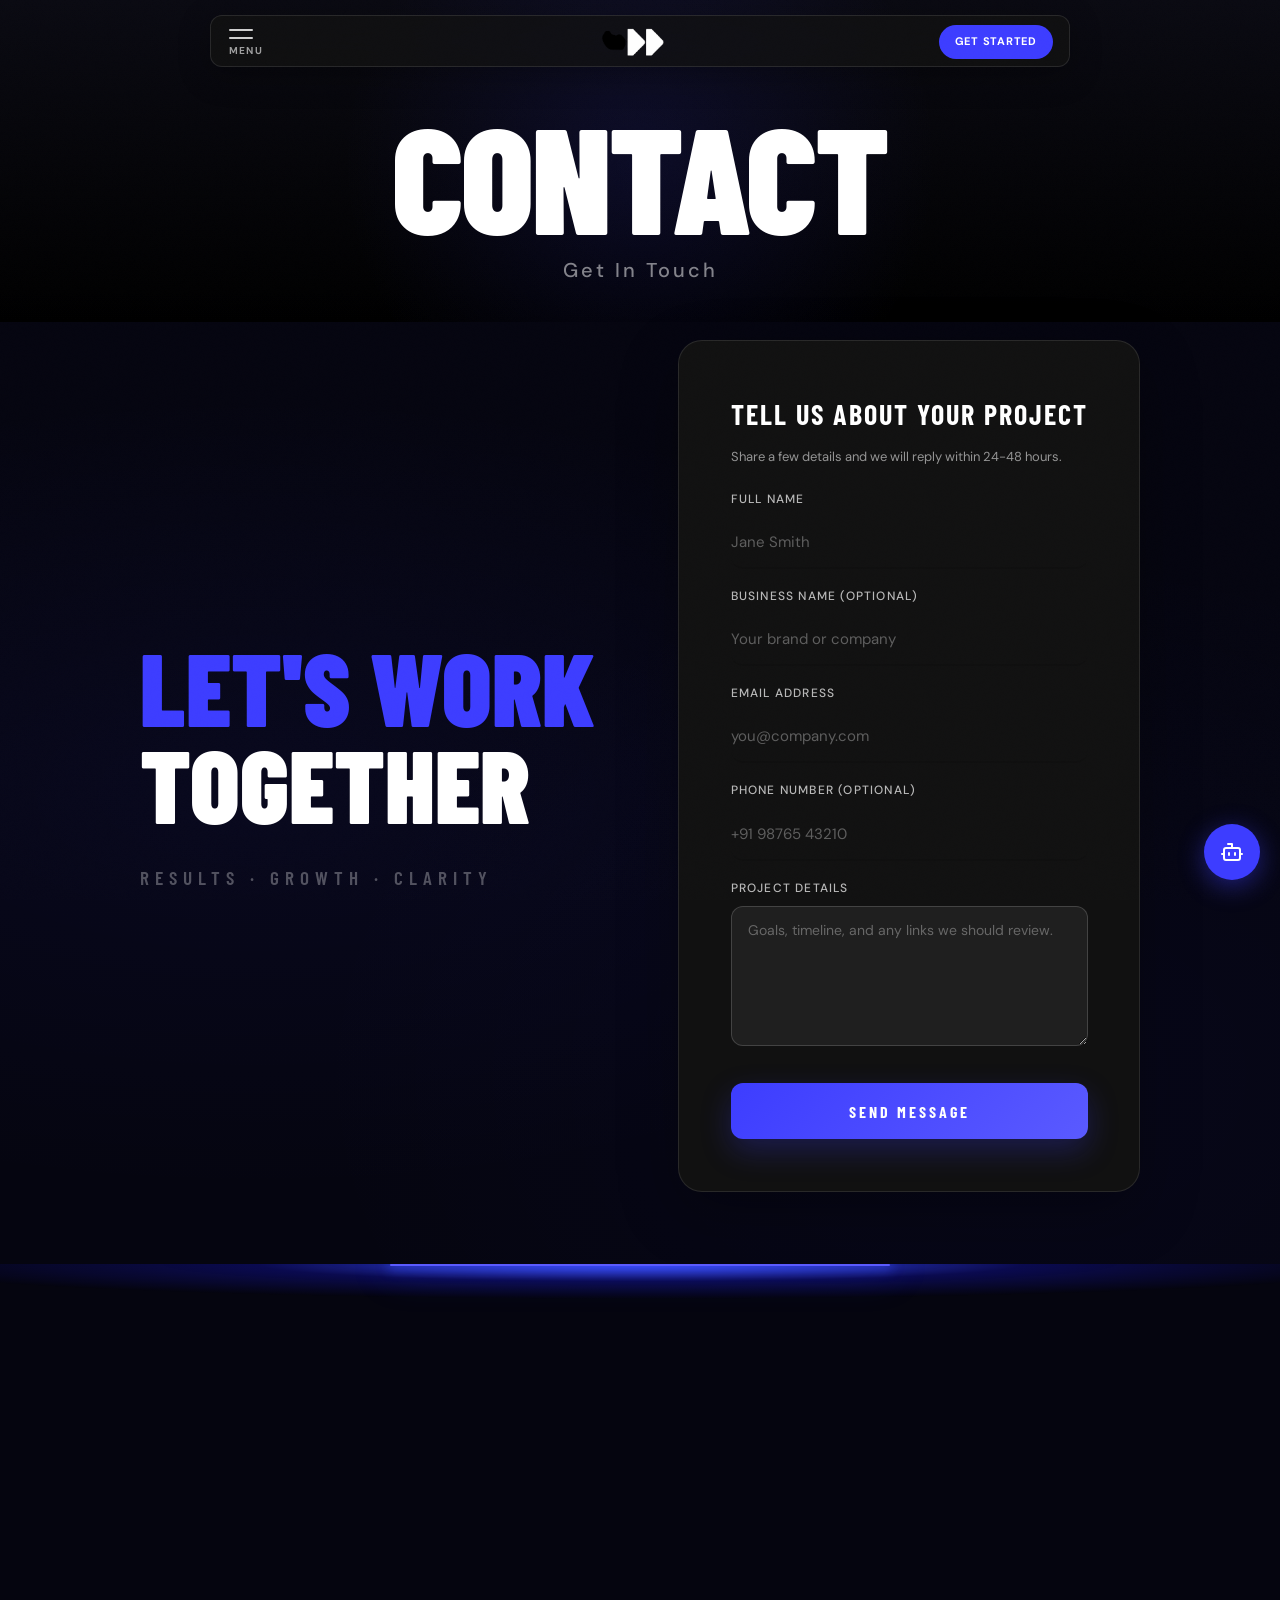
<file: contact.html>
<!DOCTYPE html>
<html lang="en">
<head>
  <meta charset="UTF-8">
  <meta name="viewport" content="width=device-width, initial-scale=1.0">
  <title>Contact — Blink Beyond</title>
  <meta name="description" content="Get in touch with Blink Beyond. Let's work together to build your brand and drive growth.">
  <link rel="icon" type="image/svg+xml" href="favicon.svg">
  <link rel="preconnect" href="https://fonts.googleapis.com">
  <link rel="preconnect" href="https://fonts.gstatic.com" crossorigin>
  <link href="https://fonts.googleapis.com/css2?family=Barlow+Condensed:wght@400;600;700;800;900&family=Caveat:wght@400;700&family=DM+Sans:wght@400;500;600;700&family=Righteous&display=swap" rel="stylesheet">
  <meta property="og:title" content="Blink Beyond | Digital Marketing Agency">
  <meta property="og:description" content="Where brands blink and boom. Get in touch to build your brand and drive growth.">
  <meta property="og:image" content="https://blinkbeyond.co.in/assets/og-image.jpg">
  <meta property="og:url" content="https://blinkbeyond.co.in">
  <meta property="og:type" content="website">
  <link rel="stylesheet" href="css/style.css">
  <!-- Device-Specific Enhancements (Separated to prevent cross-device layout impact) -->
  <link rel="stylesheet" href="css/desktop/desktop.css">
  <link rel="stylesheet" href="css/tablet/tablet.css">
  <link rel="stylesheet" href="css/mobile/mobile.css">
  <script>
    if ('scrollRestoration' in history) {
      history.scrollRestoration = 'manual';
    }
    (function() {
      try {
        var seen = localStorage.getItem('bb_loader_seen') === '1' || /(?:^|; )bb_loader_seen=1/.test(document.cookie);
        if (seen) {
          document.documentElement.classList.add('bb-loader-skip');
          document.documentElement.classList.add('loader-skip');
        } else {
          document.documentElement.classList.add('is-preloading');
        }
      } catch (e) {}
      try {
        if (sessionStorage.getItem('bb_page_transition') === '1') {
          document.documentElement.classList.add('bb-entering');
          document.documentElement.style.background = '#3D3DFF';
          document.documentElement.style.backgroundColor = '#3D3DFF';
        }
      } catch (e) {}
    })();
  </script>
</head>
<body class="contact-page">
  <div class="page-transition-overlay"></div>
  <!-- ═══════════════ PAGE LOADER ═══════════════ -->
  <div class="page-loader" id="page-loader">
    <div class="loader-bg-glow"></div>
    <div class="loader-center">
      <div class="loader-wordmark-wrap">
        <span class="loader-fill-ghost">BLINK BEYOND</span>
        <span class="loader-fill-text" id="loader-fill-text">BLINK BEYOND</span>
      </div>
      <p class="loader-tagline">Where Brands Blink &amp; Boom</p>
    </div>
    <div class="loader-bottom">
      <div class="loader-counter"><span id="loader-percent">0</span>%</div>
      <div class="loader-bar-track"><div class="loader-bar-fill" id="loader-bar-fill"></div></div>
      <div class="loader-loading-text">[Loading...]</div>
    </div>
  </div>

  <!-- ═══════════════ NAVIGATION ═══════════════ -->
  <nav class="navbar" id="cardNav">
    <div class="card-nav-top">
      <button class="cn-hamburger" id="cnHamburger" aria-label="Open menu">
        <span class="cn-line"></span>
        <span class="cn-line"></span>
        <span class="cn-label">MENU</span>
      </button>
      <a href="index.html" class="nav-logo" aria-label="Blink Beyond — Home"><img src="assets/logo.png" alt="Blink Beyond" class="nav-logo-img" width="172" height="40"></a>
      <a href="contact.html" class="cn-cta">Get Started</a>
    </div>
  </nav>

  <!-- ═══════════════ FULLSCREEN MENU OVERLAY ═══════════════ -->
  <div class="fullscreen-menu" id="fsMenu">
    <div class="fs-menu-header">
      <span class="fs-menu-tagline">Where Brands Blink &amp; Boom</span>
      <button class="fs-menu-close" id="fsMenuClose" aria-label="Close menu">
        <span class="fs-close-icon">✕</span> CLOSE
      </button>
    </div>
    <div class="fs-menu-body">
      <div class="fs-menu-links">
        <a href="index.html" class="fs-link" data-text="HOME">
          <span class="text-roll-wrapper">
            <span class="text-roll-top"></span>
            <span class="text-roll-bottom"></span>
          </span>
        </a>
        <a href="about.html" class="fs-link" data-text="ABOUT">
          <span class="text-roll-wrapper">
            <span class="text-roll-top"></span>
            <span class="text-roll-bottom"></span>
          </span>
        </a>
        <a href="services.html" class="fs-link" data-text="SERVICES">
          <span class="text-roll-wrapper">
            <span class="text-roll-top"></span>
            <span class="text-roll-bottom"></span>
          </span>
        </a>
        <a href="casestudies.html" class="fs-link" data-text="CASE STUDIES">
          <span class="text-roll-wrapper">
            <span class="text-roll-top"></span>
            <span class="text-roll-bottom"></span>
          </span>
        </a>
        <a href="contact.html" class="fs-link active" data-text="CONTACT">
          <span class="text-roll-wrapper">
            <span class="text-roll-top"></span>
            <span class="text-roll-bottom"></span>
          </span>
        </a>
      </div>
    </div>
    <div class="fs-menu-footer">
      <div class="fs-footer-left">© BLINK BEYOND 2026 — ALL RIGHTS RESERVED</div>
      <div class="fs-social-legal">
        <div class="fs-socials">
          <a href="https://linkedin.com/company/blinkbeyond" target="_blank" rel="noopener" class="fs-social-link" aria-label="LinkedIn">
            <svg xmlns="http://www.w3.org/2000/svg" viewBox="0 0 24 24"><path d="M20.447 20.452h-3.554v-5.569c0-1.328-.027-3.037-1.852-3.037-1.853 0-2.136 1.445-2.136 2.939v5.667H9.351V9h3.414v1.561h.046c.477-.9 1.637-1.85 3.37-1.85 3.601 0 4.267 2.37 4.267 5.455v6.286zM5.337 7.433a2.062 2.062 0 01-2.063-2.065 2.064 2.064 112.063 2.065zm1.782 13.019H3.555V9h3.564v11.452zM22.225 0H1.771C.792 0 0 .774 0 1.729v20.542C0 23.227.792 24 1.771 24h20.451C23.2 24 24 23.227 24 22.271V1.729C24 .774 23.2 0 22.222 0h.003z"/></svg>
          </a>
          <a href="https://instagram.com/blinkbeyond" target="_blank" rel="noopener" class="fs-social-link" aria-label="Instagram">
            <svg xmlns="http://www.w3.org/2000/svg" viewBox="0 0 24 24"><path d="M12 2.163c3.204 0 3.584.012 4.85.07 3.252.148 4.771 1.691 4.919 4.919.058 1.265.069 1.645.069 4.849 0 3.205-.012 3.584-.069 4.849-.149 3.225-1.664 4.771-4.919 4.919-1.266.058-1.644.07-4.85.07-3.204 0-3.584-.012-4.849-.07-3.26-.149-4.771-1.699-4.919-4.92-.058-1.265-.07-1.644-.07-4.849 0-3.204.013-3.583.07-4.849.149-3.227 1.664-4.771 4.919-4.919 1.266-.057 1.645-.069 4.849-.069zM12 0C8.741 0 8.333.014 7.053.072 2.695.272.273 2.69.073 7.052.014 8.333 0 8.741 0 12c0 3.259.014 3.668.072 4.948.2 4.358 2.618 6.78 6.98 6.98C8.333 23.986 8.741 24 12 24c3.259 0 3.668-.014 4.948-.072 4.354-.2 6.782-2.618 6.979-6.98.059-1.28.073-1.689.073-4.948 0-3.259-.014-3.667-.072-4.947-.196-4.354-2.617-6.78-6.979-6.98C15.668.014 15.259 0 12 0zm0 5.838a6.162 6.162 0 100 12.324 6.162 6.162 0 000-12.324zM12 16a4 4 0 110-8 4 4 0 010 8zm6.406-11.845a1.44 1.44 0 100 2.881 1.44 1.44 0 000-2.881z"/></svg>
          </a>
          <a href="https://wa.me/919545556009" target="_blank" rel="noopener" class="fs-social-link" aria-label="WhatsApp">
            <svg xmlns="http://www.w3.org/2000/svg" viewBox="0 0 24 24"><path d="M17.472 14.382c-.297-.149-1.758-.867-2.03-.967-.273-.099-.471-.148-.67.15-.197.297-.767.966-.94 1.164-.173.199-.347.223-.644.075-.297-.15-1.255-.463-2.39-1.475-.883-.788-1.48-1.761-1.653-2.059-.173-.297-.018-.458.13-.606.134-.133.298-.347.446-.52.149-.174.198-.298.298-.497.099-.198.05-.371-.025-.52-.075-.149-.669-1.612-.916-2.207-.242-.579-.487-.5-.669-.51-.173-.008-.371-.01-.57-.01-.198 0-.52.074-.792.372-.272.297-1.04 1.016-1.04 2.479 0 1.462 1.065 2.875 1.213 3.074.149.198 2.096 3.2 5.077 4.487.709.306 1.262.489 1.694.625.712.227 1.36.195 1.871.118.571-.085 1.758-.719 2.006-1.413.248-.694.248-1.289.173-1.413-.074-.124-.272-.198-.57-.347m-5.421 7.403h-.004a9.87 9.87 0 01-5.031-1.378l-.361-.214-3.741.982.998-3.648-.235-.374a9.86 9.86 0 01-1.51-5.26c.001-5.45 4.436-9.884 9.888-9.884 2.64 0 5.122 1.03 6.988 2.898a9.825 9.825 0 012.893 6.994c-.003 5.45-4.437 9.884-9.885 9.884m8.413-18.297A11.815 11.815 0 0012.05 0C5.495 0 .16 5.335.157 11.892c0 2.096.547 4.142 1.588 5.945L.057 24l6.305-1.654a11.882 11.882 0 005.683 1.448h.005c6.554 0 11.89-5.335 11.893-11.893a11.821 11.821 0 00-3.48-8.413z"/></svg>
          </a>
          <a href="contact.html" class="fs-social-link" aria-label="Contact Us">
            <svg xmlns="http://www.w3.org/2000/svg" viewBox="0 0 24 24"><path d="M6.938 4.503c.702 0 1.34.06 1.92.188.577.13 1.07.33 1.485.61.41.28.733.65.96 1.12.225.47.34 1.05.34 1.73 0 .74-.17 1.36-.507 1.86-.338.5-.837.9-1.502 1.22.906.26 1.576.72 2.022 1.37.448.66.665 1.45.665 2.36 0 .75-.13 1.39-.41 1.93-.28.55-.67 1-1.16 1.35-.48.348-1.05.6-1.67.767-.63.165-1.27.25-1.95.25H0V4.51h6.938v-.007zM6.545 10.96c.6 0 1.1-.16 1.46-.49.37-.33.555-.79.555-1.38 0-.33-.06-.6-.18-.82-.12-.22-.29-.39-.5-.52-.21-.13-.46-.22-.74-.27-.28-.05-.57-.08-.87-.08H3.72v3.56h2.825zm.185 6.14c.33 0 .64-.04.93-.12.29-.08.54-.21.76-.39.22-.17.39-.4.51-.68.12-.28.18-.62.18-1.02 0-.81-.24-1.39-.71-1.74-.47-.35-1.08-.52-1.84-.52H3.72v4.47h3.01zM15.28 16.18c.39.38.91.58 1.58.58.48 0 .9-.12 1.26-.37.36-.25.58-.52.68-.83h2.27c-.36 1.13-.91 1.95-1.66 2.46-.74.51-1.64.77-2.69.77-.73 0-1.39-.13-1.96-.38-.58-.26-1.07-.62-1.48-1.09-.4-.47-.71-1.03-.93-1.68-.21-.65-.32-1.36-.32-2.13 0-.75.11-1.45.34-2.09.23-.64.55-1.2.97-1.66.42-.46.92-.83 1.5-1.08.58-.26 1.23-.38 1.93-.38.78 0 1.46.15 2.04.45.58.31 1.06.72 1.43 1.25.37.52.64 1.13.81 1.81.16.68.21 1.4.14 2.16h-6.79c.03.87.34 1.58.73 1.96zm2.77-5.09c-.32-.34-.79-.52-1.41-.52-.41 0-.75.07-1.02.22-.27.14-.48.33-.64.55-.15.22-.26.45-.31.7-.06.25-.09.47-.09.68h4.31c-.1-.8-.39-1.29-.71-1.63h-.13zM15.435 4.88h4.56v1.32h-4.56V4.88z"/></svg>
          </a>
        </div>
        <div class="fs-legal">
          <a href="contact.html">/ PRIVACY &amp; CONTACT /</a>
        </div>
      </div>
    </div>
  </div>

  <!-- ═══════════════ CONTACT HERO ═══════════════ -->
  <div class="page-header">
    <h1>CONTACT</h1>
    <p class="page-subtitle">Get In Touch</p>
  </div>

  <!-- ═══════════════ CONTACT ═══════════════ -->
  <section class="contact-section">
    <div class="container">
      <div class="contact-grid">
        <!-- Left side -->
        <div class="contact-left reveal">
          <h2>
            LET'S WORK<br>
            <span class="blue">TOGETHER</span>
          </h2>
          <p class="contact-tagline">RESULTS · GROWTH · CLARITY</p>
        </div>
        <!-- Right side — Form -->
        <div class="contact-card reveal reveal-delay-2">
          <h3>Tell us about your project</h3>
          <p class="contact-intro">Share a few details and we will reply within 24-48 hours.</p>
          <div id="formSuccessMessage" style="display: none; padding: 15px; margin-bottom: 20px; background-color: rgba(37, 211, 102, 0.1); color: #25D366; border: 1px solid #25D366; border-radius: 5px;">
            Thanks! Your message is on the way. We will get back to you within 24-48 hours.
          </div>
          <form id="contactForm" action="https://formspree.io/f/YOUR_FORM_ID" method="POST">
            <input type="hidden" name="_next" value="https://blinkbeyond.co.in/contact.html?success=true">
            <input type="hidden" name="_subject" value="New inquiry from Blink Beyond website">
            <div class="form-group">
              <label for="fullName">Full name</label>
              <input type="text" id="fullName" name="fullName" placeholder="Jane Smith" required>
            </div>
            <div class="form-group">
              <label for="businessName">Business name (optional)</label>
              <input type="text" id="businessName" name="businessName" placeholder="Your brand or company">
            </div>
            <div class="form-group">
              <label for="email">Email address</label>
              <input type="email" id="email" name="email" placeholder="you@company.com" required>
            </div>
            <div class="form-group">
              <label for="phone">Phone number (optional)</label>
              <input type="tel" id="phone" name="phone" placeholder="+91 98765 43210">
            </div>
            <div class="form-group">
              <label for="message">Project details</label>
              <textarea id="message" name="message" placeholder="Goals, timeline, and any links we should review."></textarea>
            </div>
            <button type="submit" class="submit-btn">Send message</button>
          </form>
          <script>
            if (window.location.search.includes('success=true')) {
              document.getElementById('formSuccessMessage').style.display = 'block';
            }
          </script>
        </div>
      </div>
    </div>
  </section>

  <!-- ═══════════════ FOOTER ═══════════════ -->
  <footer class="footer" id="site-footer">
    <div class="lamp" id="footer-lamp">
      <div class="lamp__glow"></div>
      <div class="lamp__line"></div>
    </div>
    <div class="footer-content">
      <div class="footer-cta-strip">
        <div class="container footer-cta-inner">
          <p class="footer-cta-text">Ready to grow your brand?</p>
          <a href="contact.html" class="footer-cta-btn">Let's Talk <span>→</span></a>
        </div>
      </div>
      <div class="container">
        <div class="footer-top">
          <div class="footer-col footer-about">
            <div class="footer-logo"><img src="assets/logo.png" alt="Blink Beyond" class="footer-logo-img" width="160" height="38"></div>
            <p class="footer-tagline">Where brands blink and boom. We craft digital experiences that drive real growth.</p>
            <div class="footer-social-links">
              <a href="https://instagram.com/blinkbeyond" target="_blank" rel="noopener" aria-label="Instagram" class="social-icon">
                <svg width="18" height="18" viewBox="0 0 24 24" fill="none" stroke="currentColor" stroke-width="2" stroke-linecap="round" stroke-linejoin="round"><rect x="2" y="2" width="20" height="20" rx="5" ry="5"/><path d="M16 11.37A4 4 0 1 1 12.63 8 4 4 0 0 1 16 11.37z"/><line x1="17.5" y1="6.5" x2="17.51" y2="6.5"/></svg>
              </a>
              <a href="https://linkedin.com/company/blinkbeyond" target="_blank" rel="noopener" aria-label="LinkedIn" class="social-icon">
                <svg width="18" height="18" viewBox="0 0 24 24" fill="none" stroke="currentColor" stroke-width="2" stroke-linecap="round" stroke-linejoin="round"><path d="M16 8a6 6 0 0 1 6 6v7h-4v-7a2 2 0 0 0-2-2 2 2 0 0 0-2 2v7h-4v-7a6 6 0 0 1 6-6z"/><rect x="2" y="9" width="4" height="12"/><circle cx="4" cy="4" r="2"/></svg>
              </a>
              <a href="https://facebook.com/blinkbeyond" target="_blank" rel="noopener" aria-label="Facebook" class="social-icon">
                <svg width="18" height="18" viewBox="0 0 24 24" fill="none" stroke="currentColor" stroke-width="2" stroke-linecap="round" stroke-linejoin="round"><path d="M18 2h-3a5 5 0 0 0-5 5v3H7v4h3v8h4v-8h3l1-4h-4V7a1 1 0 0 1 1-1h3z"/></svg>
              </a>
              <a href="https://wa.me/919545556009" target="_blank" rel="noopener" aria-label="WhatsApp" class="social-icon">
                <svg width="18" height="18" viewBox="0 0 24 24" fill="currentColor"><path d="M17.472 14.382c-.297-.149-1.758-.867-2.03-.967-.273-.099-.471-.148-.67.15-.197.297-.767.966-.94 1.164-.173.199-.347.223-.644.075-.297-.15-1.255-.463-2.39-1.475-.888-.788-1.489-1.761-1.663-2.059-.173-.297-.018-.458.13-.606.134-.133.298-.347.446-.52.149-.174.198-.298.298-.497.099-.198.05-.371-.025-.52-.075-.149-.669-1.612-.916-2.207-.242-.579-.487-.5-.669-.51a12.8 12.8 0 0 0-.57-.01c-.198 0-.52.074-.792.372-.272.297-1.04 1.016-1.04 2.479 0 1.462 1.065 2.875 1.213 3.074.149.198 2.096 3.2 5.077 4.487.709.306 1.262.489 1.694.625.712.227 1.36.195 1.871.118.571-.085 1.758-.719 2.006-1.413.248-.694.248-1.289.173-1.413-.074-.124-.272-.198-.57-.347m-5.421 7.403h-.004a9.87 9.87 0 0 1-5.031-1.378l-.361-.214-3.741.982.998-3.648-.235-.374a9.86 9.86 0 0 1-1.51-5.26c.001-5.45 4.436-9.884 9.888-9.884 2.64 0 5.122 1.03 6.988 2.898a9.825 9.825 0 0 1 2.893 6.994c-.003 5.45-4.437 9.884-9.885 9.884m8.413-18.297A11.815 11.815 0 0 0 12.05 0C5.495 0 .16 5.335.157 11.892c0 2.096.547 4.142 1.588 5.945L.057 24l6.305-1.654a11.882 11.882 0 0 0 5.683 1.448h.005c6.554 0 11.89-5.335 11.893-11.893a11.821 11.821 0 0 0-3.48-8.413Z"/></svg>
              </a>
            </div>
            <div class="footer-msme">
              <img src="assets/msme-emblem.png" alt="MSME Registered Enterprise" class="footer-msme-logo" width="48" height="48" style="object-fit: contain;">
              <div class="footer-msme-info">
                <span class="footer-msme-label">MSME Registered Enterprise</span>
                <span class="footer-msme-gstin">GSTIN: 27AABCU1234A1Z5</span>
              </div>
            </div>
          </div>
          <div class="footer-nav-links-wrap">
            <div class="footer-col footer-links-col">
              <h4 class="footer-col-title">Quick Links</h4>
              <a href="index.html">Home</a>
              <a href="about.html">About Us</a>
              <a href="services.html">Services</a>
              <a href="casestudies.html">Case Studies</a>
              <a href="contact.html">Contact</a>
            </div>
            <div class="footer-col footer-services-col">
              <h4 class="footer-col-title">Services</h4>
              <a href="services.html#service-webdev">Web Development</a>
              <a href="services.html#service-social">Social Media Marketing</a>
              <a href="services.html#service-ads">Performance Marketing</a>
              <a href="services.html#service-seo">Search Engine Optimisation</a>
              <a href="services.html#service-branding">Content &amp; Branding</a>
            </div>
          </div>
          <div class="footer-col footer-contact-col">
            <h4 class="footer-col-title">Get In Touch</h4>
            <div class="footer-contact-block">
              <span class="footer-contact-label">Address</span>
              <p class="footer-contact-text">Palghar - 401404,<br>Mumbai-Maharashtra.</p>
            </div>
            <div class="footer-contact-block">
              <span class="footer-contact-label">Phone</span>
              <p class="footer-contact-text"><a href="tel:+919545556009">+91 95455 56009</a></p>
            </div>
            <div class="footer-contact-block">
              <span class="footer-contact-label">Email</span>
              <p class="footer-contact-text"><a href="mailto:support@blinkbeyond.co.in">support@blinkbeyond.co.in</a></p>
            </div>
          </div>
        </div>
      </div>
      <div class="footer-brand-wrap" id="footer-brand-wrap">
        <span class="footer-brand-text" aria-hidden="true">BLINK BEYOND</span>
      </div>
      <div class="footer-bottom">
        <div class="container footer-bottom-inner">
          <p>© 2026. All rights reserved.</p>
          <p class="footer-bottom-legal"><a href="contact.html">Privacy Policy</a> &nbsp;&middot;&nbsp; <a href="contact.html">Terms of Service</a></p>
        </div>
      </div>
    </div>
  </footer>

  <!-- ═══════════════ SCRIPTS ═══════════════ -->
  <script src="js/vendor/gsap.min.js"></script>
  <script src="js/vendor/scrolltrigger.min.js"></script>
  <script src="js/main.js"></script>
  
  
  <!-- ═══════════════ FLOATING ACTION BUTTONS ═══════════════ -->
  <div class="fab-container">
    <div class="fab-options">
      <!-- Instagram Option -->
      <a href="https://instagram.com/blinkbeyond" target="_blank" rel="noopener" class="fab-option instagram-btn" aria-label="Follow on Instagram">
        <svg viewBox="0 0 24 24" fill="currentColor">
          <path d="M12 2.163c3.204 0 3.584.012 4.85.07 3.252.148 4.771 1.691 4.919 4.919.058 1.265.069 1.645.069 4.849 0 3.205-.012 3.584-.069 4.849-.149 3.225-1.664 4.771-4.919 4.919-1.266.058-1.644.07-4.85.07-3.204 0-3.584-.012-4.849-.07-3.26-.149-4.771-1.699-4.919-4.92-.058-1.265-.07-1.644-.07-4.849 0-3.204.013-3.583.07-4.849.149-3.227 1.664-4.771 4.919-4.919 1.266-.057 1.645-.069 4.849-.069zM12 0C8.741 0 8.333.014 7.053.072 2.695.272.273 2.69.073 7.052.014 8.333 0 8.741 0 12c0 3.259.014 3.668.072 4.948.2 4.358 2.618 6.78 6.98 6.98C8.333 23.986 8.741 24 12 24c3.259 0 3.668-.014 4.948-.072 4.354-.2 6.782-2.618 6.979-6.98.059-1.28.073-1.689.073-4.948 0-3.259-.014-3.667-.072-4.947-.196-4.354-2.617-6.78-6.979-6.98C15.668.014 15.259 0 12 0zm0 5.838a6.162 6.162 0 1 0 0 12.324 6.162 6.162 0 0 0 0-12.324zM12 16a4 4 0 1 1 0-8 4 4 0 0 1 0 8zm6.406-11.845a1.44 1.44 0 1 0 0 2.881 1.44 1.44 0 0 0 0-2.881z"/>
        </svg>
      </a>
      <!-- WhatsApp Option -->
      <a href="https://wa.me/919545556009" target="_blank" rel="noopener" class="fab-option whatsapp-btn" aria-label="Chat on WhatsApp">
        <svg viewBox="0 0 24 24" fill="currentColor">
          <path d="M17.472 14.382c-.297-.149-1.758-.867-2.03-.967-.273-.099-.471-.148-.67.15-.197.297-.767.966-.94 1.164-.173.199-.347.223-.644.075-.297-.15-1.255-.463-2.39-1.475-.888-.788-1.489-1.761-1.663-2.059-.173-.297-.018-.458.13-.606.134-.133.298-.347.446-.52.149-.174.198-.298.298-.497.099-.198.05-.371-.025-.52-.075-.149-.669-1.612-.916-2.207-.242-.579-.487-.5-.669-.51a12.8 12.8 0 0 0-.57-.01c-.198 0-.52.074-.792.372-.272.297-1.04 1.016-1.04 2.479 0 1.462 1.065 2.875 1.213 3.074.149.198 2.096 3.2 5.077 4.487.709.306 1.262.489 1.694.625.712.227 1.36.195 1.871.118.571-.085 1.758-.719 2.006-1.413.248-.694.248-1.289.173-1.413-.074-.124-.272-.198-.57-.347m-5.421 7.403h-.004a9.87 9.87 0 0 1-5.031-1.378l-.361-.214-3.741.982.998-3.648-.235-.374a9.86 9.86 0 0 1-1.51-5.26c.001-5.45 4.436-9.884 9.888-9.884 2.64 0 5.122 1.03 6.988 2.898a9.825 9.825 0 0 1 2.893 6.994c-.003 5.45-4.437 9.884-9.885 9.884m8.413-18.297A11.815 11.815 0 0 0 12.05 0C5.495 0 .16 5.335.157 11.892c0 2.096.547 4.142 1.588 5.945L.057 24l6.305-1.654a11.882 11.882 0 0 0 5.683 1.448h.005c6.554 0 11.89-5.335 11.893-11.893a11.821 11.821 0 0 0-3.48-8.413Z"/>
        </svg>
      </a>
    </div>
    <!-- Main Toggle Button -->
    <button class="fab-toggle" aria-label="Open Actions">
      <svg class="icon-chat" xmlns="http://www.w3.org/2000/svg" width="24" height="24" viewBox="0 0 24 24" fill="none" stroke="currentColor" stroke-width="2" stroke-linecap="round" stroke-linejoin="round">
        <path d="M12 8V4H8"/>
        <rect width="16" height="12" x="4" y="8" rx="2"/>
        <path d="M2 14h2"/>
        <path d="M20 14h2"/>
        <path d="M15 13v2"/>
        <path d="M9 13v2"/>
      </svg>
      <svg class="icon-close" xmlns="http://www.w3.org/2000/svg" width="24" height="24" viewBox="0 0 24 24" fill="none" stroke="currentColor" stroke-width="2" stroke-linecap="round" stroke-linejoin="round">
        <line x1="18" y1="6" x2="6" y2="18"></line>
        <line x1="6" y1="6" x2="18" y2="18"></line>
      </svg>
    </button>
  </div>

</body>
</html>
</file>
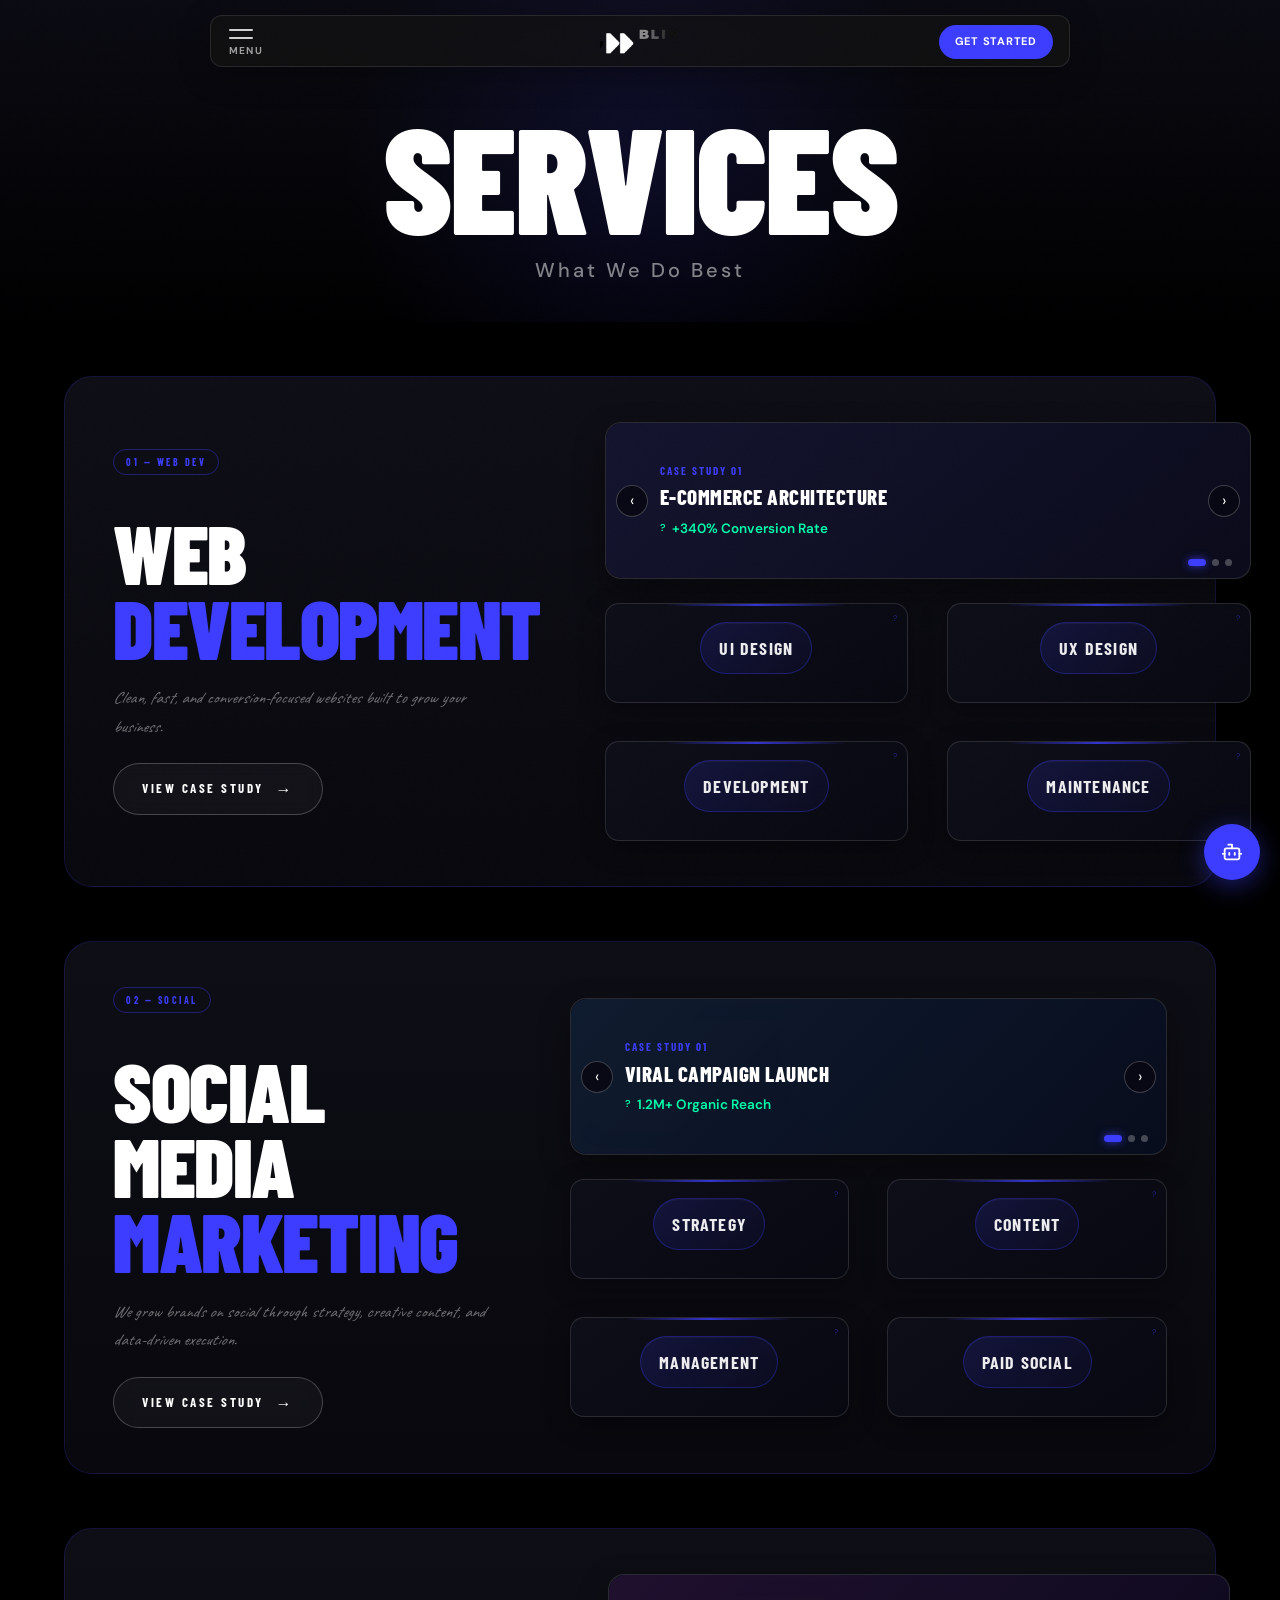
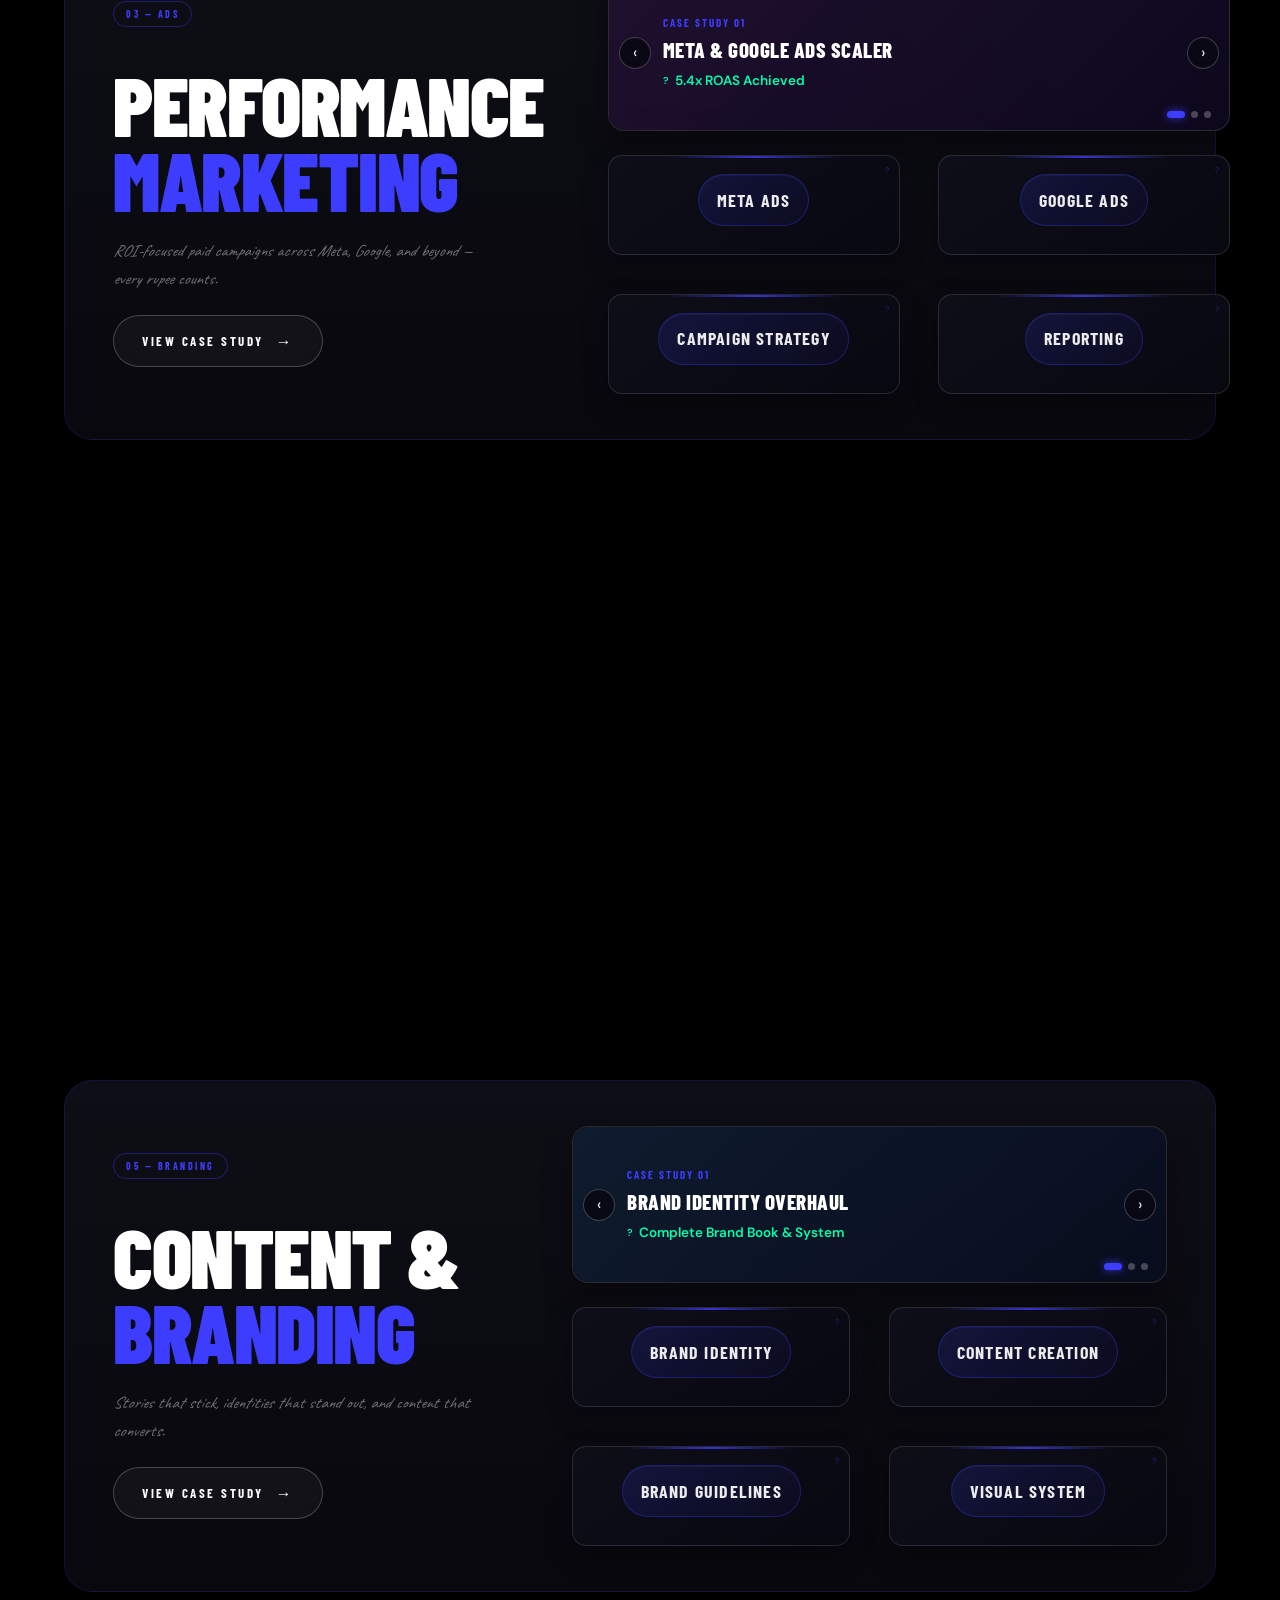
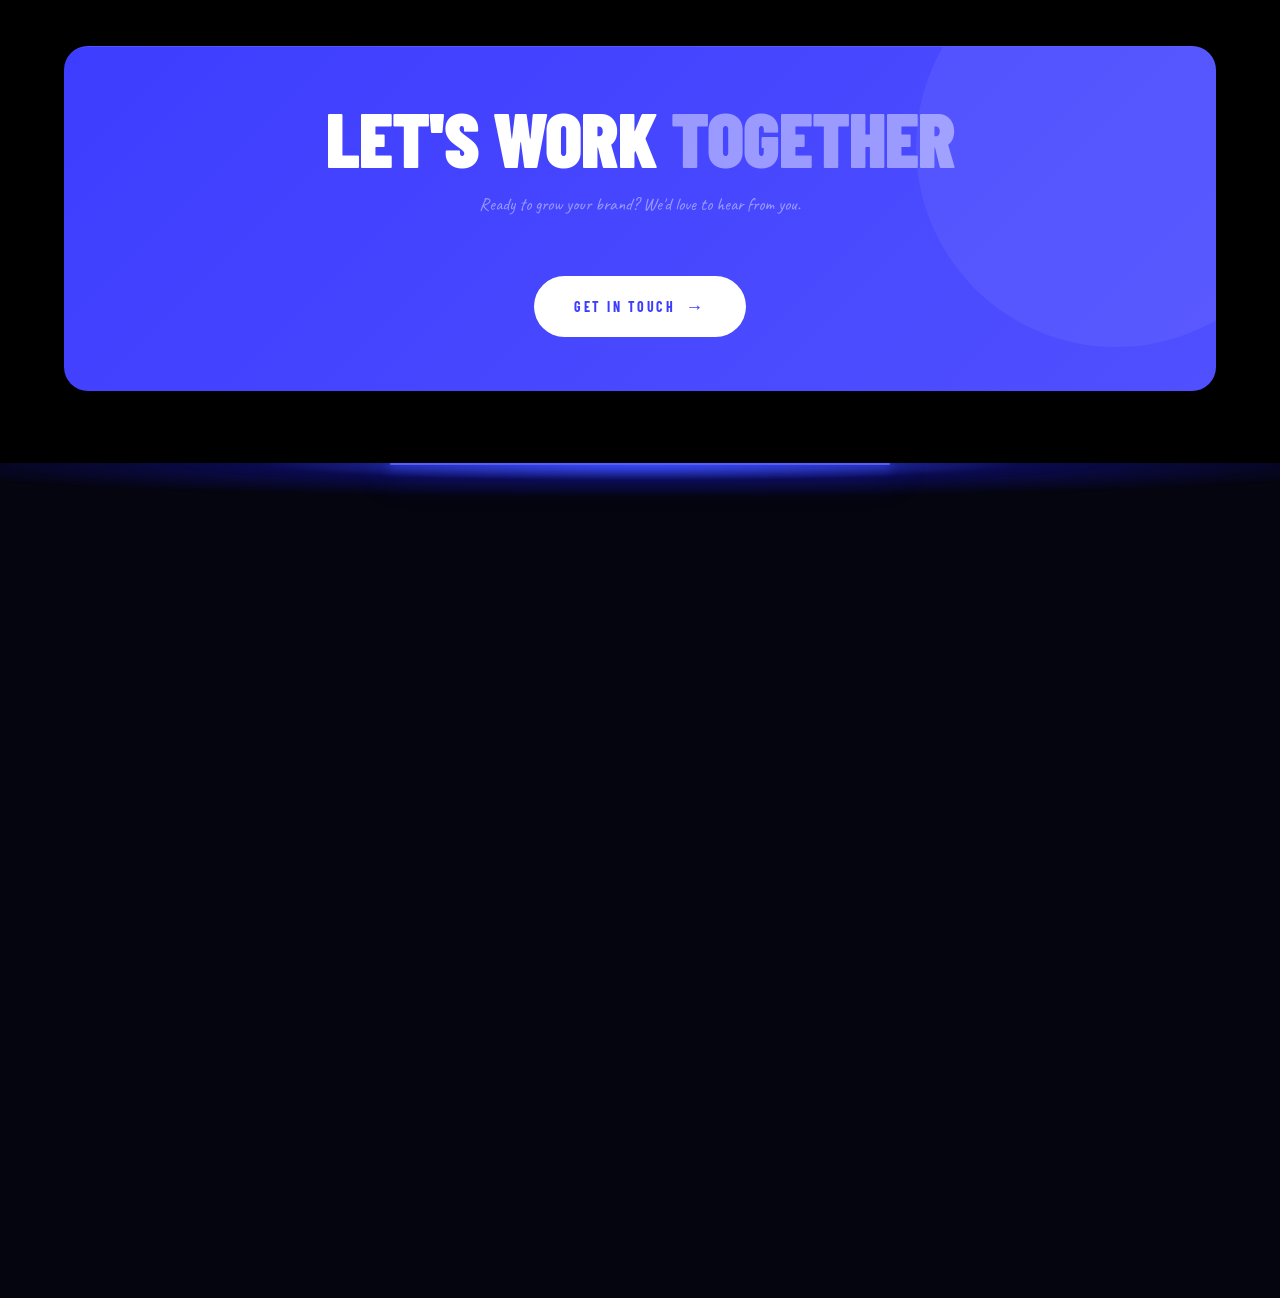
<file: services.html>
<!DOCTYPE html>
<html lang="en">

<head>
  <meta charset="UTF-8">
  <meta name="viewport" content="width=device-width, initial-scale=1.0">
  <title>Services — Blink Beyond</title>
  <meta name="description" content="Explore Blink Beyond's services: Web Development, UI/UX Design, Social Media Marketing, Performance Marketing, SEO, and more.">
  <link rel="icon" type="image/svg+xml" href="favicon.svg">
  <link rel="preconnect" href="https://fonts.googleapis.com">
  <link rel="preconnect" href="https://fonts.gstatic.com" crossorigin>
  <link href="https://fonts.googleapis.com/css2?family=Barlow+Condensed:wght@400;600;700;800;900&family=Caveat:wght@400;700&family=DM+Sans:wght@400;500;600;700&family=Righteous&display=swap" rel="stylesheet">
  <meta property="og:title" content="Blink Beyond | Digital Marketing Agency">
  <meta property="og:description" content="Where brands blink and boom. Get in touch to build your brand and drive growth.">
  <meta property="og:image" content="https://blinkbeyond.co.in/assets/og-image.jpg">
  <meta property="og:url" content="https://blinkbeyond.co.in">
  <meta property="og:type" content="website">
  <link rel="stylesheet" href="css/style.css">
  <!-- Device-Specific Enhancements (Separated to prevent cross-device layout impact) -->
  <link rel="stylesheet" href="css/desktop/desktop.css">
  <link rel="stylesheet" href="css/tablet/tablet.css">
  <link rel="stylesheet" href="css/mobile/mobile.css">
  <script>
    if ('scrollRestoration' in history) {
      history.scrollRestoration = 'manual';
    }
    (function() {
      try {
        var seen = localStorage.getItem('bb_loader_seen') === '1' || /(?:^|; )bb_loader_seen=1/.test(document.cookie);
        if (seen) {
          document.documentElement.classList.add('bb-loader-skip');
          document.documentElement.classList.add('loader-skip');
        } else {
          document.documentElement.classList.add('is-preloading');
        }
      } catch (e) {}
      try {
        if (sessionStorage.getItem('bb_page_transition') === '1') {
          document.documentElement.classList.add('bb-entering');
          document.documentElement.style.background = '#3D3DFF';
          document.documentElement.style.backgroundColor = '#3D3DFF';
        }
      } catch (e) {}
    })();
  </script>
</head>

<body>
  <div class="page-transition-overlay"></div>
  <!-- ═══════════════ PAGE LOADER ═══════════════ -->
  <div class="page-loader" id="page-loader">
    <div class="loader-bg-glow"></div>
    <div class="loader-center">
      <div class="loader-wordmark-wrap">
        <span class="loader-fill-ghost">BLINK BEYOND</span>
        <span class="loader-fill-text" id="loader-fill-text">BLINK BEYOND</span>
      </div>
      <p class="loader-tagline">Where Brands Blink &amp; Boom</p>
    </div>
    <div class="loader-bottom">
      <div class="loader-counter" id="loader-percent" data-value="0%">0%</div>
      <div class="loader-bar-track">
        <div class="loader-bar-fill" id="loader-bar-fill"></div>
      </div>
      <div class="loader-loading-text">Loading</div>
    </div>
  </div>

  <!-- ═══════════════ NAVIGATION ═══════════════ -->
  <nav class="navbar" id="cardNav">
    <div class="card-nav-top">
      <button class="cn-hamburger" id="cnHamburger" aria-label="Open menu">
        <span class="cn-line"></span>
        <span class="cn-line"></span>
        <span class="cn-label">MENU</span>
      </button>
      <a href="index.html" class="nav-logo" aria-label="Blink Beyond — Home"><img src="assets/logo.png" alt="Blink Beyond" class="nav-logo-img" width="172" height="40"></a>
      <a href="contact.html" class="cn-cta">Get Started</a>
    </div>
  </nav>

  <!-- ═══════════════ FULLSCREEN MENU OVERLAY ═══════════════ -->
  <div class="fullscreen-menu" id="fsMenu">
    <div class="fs-menu-header">
      <span class="fs-menu-tagline">Where Brands Blink &amp; Boom</span>
      <button class="fs-menu-close" id="fsMenuClose" aria-label="Close menu">
        <span class="fs-close-icon">✕</span> CLOSE
      </button>
    </div>
    <div class="fs-menu-body">
      <div class="fs-menu-links">
        <a href="index.html" class="fs-link" data-text="HOME">
          <span class="text-roll-wrapper">
            <span class="text-roll-top"></span>
            <span class="text-roll-bottom"></span>
          </span>
        </a>
        <a href="about.html" class="fs-link" data-text="ABOUT">
          <span class="text-roll-wrapper">
            <span class="text-roll-top"></span>
            <span class="text-roll-bottom"></span>
          </span>
        </a>
        <a href="services.html" class="fs-link" data-text="SERVICES">
          <span class="text-roll-wrapper">
            <span class="text-roll-top"></span>
            <span class="text-roll-bottom"></span>
          </span>
        </a>
        <a href="casestudies.html" class="fs-link" data-text="CASE STUDIES">
          <span class="text-roll-wrapper">
            <span class="text-roll-top"></span>
            <span class="text-roll-bottom"></span>
          </span>
        </a>
        <a href="contact.html" class="fs-link" data-text="CONTACT">
          <span class="text-roll-wrapper">
            <span class="text-roll-top"></span>
            <span class="text-roll-bottom"></span>
          </span>
        </a>
      </div>
    </div>
    <div class="fs-menu-footer">
      <div class="fs-footer-left">© BLINK BEYOND 2026 — ALL RIGHTS RESERVED</div>
      <div class="fs-social-legal">
        <div class="fs-socials">
          <a href="https://linkedin.com/company/blinkbeyond" target="_blank" rel="noopener" class="fs-social-link" aria-label="LinkedIn"><svg xmlns="http://www.w3.org/2000/svg" viewBox="0 0 24 24"><path d="M20.447 20.452h-3.554v-5.569c0-1.328-.027-3.037-1.852-3.037-1.853 0-2.136 1.445-2.136 2.939v5.667H9.351V9h3.414v1.561h.046c.477-.9 1.637-1.85 3.37-1.85 3.601 0 4.267 2.37 4.267 5.455v6.286zM5.337 7.433a2.062 2.062 0 01-2.063-2.065 2.064 2.064 0 112.063 2.065zm1.782 13.019H3.555V9h3.564v11.452zM22.225 0H1.771C.792 0 0 .774 0 1.729v20.542C0 23.227.792 24 1.771 24h20.451C23.2 24 24 23.227 24 22.271V1.729C24 .774 23.2 0 22.222 0h.003z"/></svg></a>
          <a href="https://instagram.com/blinkbeyond" target="_blank" rel="noopener" class="fs-social-link" aria-label="Instagram"><svg xmlns="http://www.w3.org/2000/svg" viewBox="0 0 24 24"><path d="M12 2.163c3.204 0 3.584.012 4.85.07 3.252.148 4.771 1.691 4.919 4.919.058 1.265.069 1.645.069 4.849 0 3.205-.012 3.584-.069 4.849-.149 3.225-1.664 4.771-4.919 4.919-1.266.058-1.644.07-4.85.07-3.204 0-3.584-.012-4.849-.07-3.26-.149-4.771-1.699-4.919-4.92-.058-1.265-.07-1.644-.07-4.849 0-3.204.013-3.583.07-4.849.149-3.227 1.664-4.771 4.919-4.919 1.266-.057 1.645-.069 4.849-.069zM12 0C8.741 0 8.333.014 7.053.072 2.695.272.273 2.69.073 7.052.014 8.333 0 8.741 0 12c0 3.259.014 3.668.072 4.948.2 4.358 2.618 6.78 6.98 6.98C8.333 23.986 8.741 24 12 24c3.259 0 3.668-.014 4.948-.072 4.354-.2 6.782-2.618 6.979-6.98.059-1.28.073-1.689.073-4.948 0-3.259-.014-3.667-.072-4.947-.196-4.354-2.617-6.78-6.979-6.98C15.668.014 15.259 0 12 0zm0 5.838a6.162 6.162 0 100 12.324 6.162 6.162 0 000-12.324zM12 16a4 4 0 110-8 4 4 0 010 8zm6.406-11.845a1.44 1.44 0 100 2.881 1.44 1.44 0 000-2.881z"/></svg></a>
          <a href="https://wa.me/919545556009" target="_blank" rel="noopener" class="fs-social-link" aria-label="WhatsApp"><svg xmlns="http://www.w3.org/2000/svg" viewBox="0 0 24 24"><path d="M17.472 14.382c-.297-.149-1.758-.867-2.03-.967-.273-.099-.471-.148-.67.15-.197.297-.767.966-.94 1.164-.173.199-.347.223-.644.075-.297-.15-1.255-.463-2.39-1.475-.883-.788-1.48-1.761-1.653-2.059-.173-.297-.018-.458.13-.606.134-.133.298-.347.446-.52.149-.174.198-.298.298-.497.099-.198.05-.371-.025-.52-.075-.149-.669-1.612-.916-2.207-.242-.579-.487-.5-.669-.51-.173-.008-.371-.01-.57-.01-.198 0-.52.074-.792.372-.272.297-1.04 1.016-1.04 2.479 0 1.462 1.065 2.875 1.213 3.074.149.198 2.096 3.2 5.077 4.487.709.306 1.262.489 1.694.625.712.227 1.36.195 1.871.118.571-.085 1.758-.719 2.006-1.413.248-.694.248-1.289.173-1.413-.074-.124-.272-.198-.57-.347m-5.421 7.403h-.004a9.87 9.87 0 01-5.031-1.378l-.361-.214-3.741.982.998-3.648-.235-.374a9.86 9.86 0 01-1.51-5.26c.001-5.45 4.436-9.884 9.888-9.884 2.64 0 5.122 1.03 6.988 2.898a9.825 9.825 0 012.893 6.994c-.003 5.45-4.437 9.884-9.885 9.884m8.413-18.297A11.815 11.815 0 0012.05 0C5.495 0 .16 5.335.157 11.892c0 2.096.547 4.142 1.588 5.945L.057 24l6.305-1.654a11.882 11.882 0 005.683 1.448h.005c6.554 0 11.89-5.335 11.893-11.893a11.821 11.821 0 00-3.48-8.413z"/></svg></a>
          <a href="contact.html" class="fs-social-link" aria-label="Contact Us"><svg xmlns="http://www.w3.org/2000/svg" viewBox="0 0 24 24"><path d="M6.938 4.503c.702 0 1.34.06 1.92.188.577.13 1.07.33 1.485.61.41.28.733.65.96 1.12.225.47.34 1.05.34 1.73 0 .74-.17 1.36-.507 1.86-.338.5-.837.9-1.502 1.22.906.26 1.576.72 2.022 1.37.448.66.665 1.45.665 2.36 0 .75-.13 1.39-.41 1.93-.28.55-.67 1-1.16 1.35-.48.348-1.05.6-1.67.767-.63.165-1.27.25-1.95.25H0V4.51h6.938v-.007zM6.545 10.96c.6 0 1.1-.16 1.46-.49.37-.33.555-.79.555-1.38 0-.33-.06-.6-.18-.82-.12-.22-.29-.39-.5-.52-.21-.13-.46-.22-.74-.27-.28-.05-.57-.08-.87-.08H3.72v3.56h2.825zm.185 6.14c.33 0 .64-.04.93-.12.29-.08.54-.21.76-.39.22-.17.39-.4.51-.68.12-.28.18-.62.18-1.02 0-.81-.24-1.39-.71-1.74-.47-.35-1.08-.52-1.84-.52H3.72v4.47h3.01zM15.28 16.18c.39.38.91.58 1.58.58.48 0 .9-.12 1.26-.37.36-.25.58-.52.68-.83h2.27c-.36 1.13-.91 1.95-1.66 2.46-.74.51-1.64.77-2.69.77-.73 0-1.39-.13-1.96-.38-.58-.26-1.07-.62-1.48-1.09-.4-.47-.71-1.03-.93-1.68-.21-.65-.32-1.36-.32-2.13 0-.75.11-1.45.34-2.09.23-.64.55-1.2.97-1.66.42-.46.92-.83 1.5-1.08.58-.26 1.23-.38 1.93-.38.78 0 1.46.15 2.04.45.58.31 1.06.72 1.43 1.25.37.52.64 1.13.81 1.81.16.68.21 1.4.14 2.16h-6.79c.03.87.34 1.58.73 1.96zm2.77-5.09c-.32-.34-.79-.52-1.41-.52-.41 0-.75.07-1.02.22-.27.14-.48.33-.64.55-.15.22-.26.45-.31.7-.06.25-.09.47-.09.68h4.31c-.1-.8-.39-1.29-.71-1.63h-.13zM15.435 4.88h4.56v1.32h-4.56V4.88z"/></svg></a>
        </div>
        <div class="fs-legal">
          <a href="contact.html">/ PRIVACY &amp; CONTACT /</a>
        </div>
      </div>
    </div>
  </div>

  <!-- ═══════════════ SERVICES HERO ═══════════════ -->
  <div class="page-header">
    <h1>SERVICES</h1>
    <p class="page-subtitle">What We Do Best</p>
  </div>

  <!-- ═══════════════ SERVICE BLOCKS ═══════════════ -->
  <section class="services-section">
    <div class="container">

      <!-- ═══════════════ SERVICE BLOCKS LIST ═══════════════ -->
      <div class="service-blocks-list">

        <!-- 01 · Web Development -->
        <div class="service-block reveal" id="service-webdev">
          <div class="service-block-left">
            <div class="service-block-header">
              <span class="service-badge">01 — WEB DEV</span>
              <h3 class="service-block-title">WEB<br><span class="blue-highlight">DEVELOPMENT</span></h3>
            </div>
            <p class="service-block-desc">Clean, fast, and conversion-focused websites built to grow your business.</p>
            <a href="casestudies.html?cat=webdev" class="service-case-study-btn">
              <span>VIEW CASE STUDY</span>
              <span class="btn-arrow">→</span>
            </a>
          </div>
          <div class="service-block-right">
            <!-- Carousel (Desktop view only) -->
            <div class="service-carousel-wrapper">
              <div class="service-carousel" data-carousel="webdev">
                <div class="carousel-track">
                  <div class="carousel-slide active">
                    <div class="slide-content slide-bg-1">
                      <span class="slide-tag">CASE STUDY 01</span>
                      <h4 class="slide-title">E-Commerce Architecture</h4>
                      <p class="slide-stat">+340% Conversion Rate</p>
                    </div>
                  </div>
                  <div class="carousel-slide">
                    <div class="slide-content slide-bg-2">
                      <span class="slide-tag">CASE STUDY 02</span>
                      <h4 class="slide-title">SaaS Web Application</h4>
                      <p class="slide-stat">0.8s Page Load Speed</p>
                    </div>
                  </div>
                  <div class="carousel-slide">
                    <div class="slide-content slide-bg-3">
                      <span class="slide-tag">CASE STUDY 03</span>
                      <h4 class="slide-title">Corporate Portal</h4>
                      <p class="slide-stat">100/100 Lighthouse Score</p>
                    </div>
                  </div>
                </div>
                <button class="carousel-nav carousel-prev" aria-label="Previous Slide">‹</button>
                <button class="carousel-nav carousel-next" aria-label="Next Slide">›</button>
                <div class="carousel-dots">
                  <span class="carousel-dot active"></span>
                  <span class="carousel-dot"></span>
                  <span class="carousel-dot"></span>
                </div>
              </div>
            </div>

            <div class="service-sub-grid">
              <div class="service-sub-block">
                <h4>UI Design</h4>
              </div>
              <div class="service-sub-block">
                <h4>UX Design</h4>
              </div>
              <div class="service-sub-block">
                <h4>Development</h4>
              </div>
              <div class="service-sub-block">
                <h4>Maintenance</h4>
              </div>
            </div>
          </div>
        </div>

        <!-- 02 · Social Media Marketing -->
        <div class="service-block reveal" id="service-social">
          <div class="service-block-left">
            <div class="service-block-header">
              <span class="service-badge">02 — SOCIAL</span>
              <h3 class="service-block-title">SOCIAL<br>MEDIA<br><span class="blue-highlight">MARKETING</span></h3>
            </div>
            <p class="service-block-desc">We grow brands on social through strategy, creative content, and data-driven execution.</p>
            <a href="casestudies.html?cat=social" class="service-case-study-btn">
              <span>VIEW CASE STUDY</span>
              <span class="btn-arrow">→</span>
            </a>
          </div>
          <div class="service-block-right">
            <!-- Carousel (Desktop view only) -->
            <div class="service-carousel-wrapper">
              <div class="service-carousel" data-carousel="social">
                <div class="carousel-track">
                  <div class="carousel-slide active">
                    <div class="slide-content slide-bg-2">
                      <span class="slide-tag">CASE STUDY 01</span>
                      <h4 class="slide-title">Viral Campaign Launch</h4>
                      <p class="slide-stat">1.2M+ Organic Reach</p>
                    </div>
                  </div>
                  <div class="carousel-slide">
                    <div class="slide-content slide-bg-1">
                      <span class="slide-tag">CASE STUDY 02</span>
                      <h4 class="slide-title">Community Building</h4>
                      <p class="slide-stat">+85K Engaged Followers</p>
                    </div>
                  </div>
                  <div class="carousel-slide">
                    <div class="slide-content slide-bg-3">
                      <span class="slide-tag">CASE STUDY 03</span>
                      <h4 class="slide-title">Brand Content Series</h4>
                      <p class="slide-stat">4.2x Engagement Rate</p>
                    </div>
                  </div>
                </div>
                <button class="carousel-nav carousel-prev" aria-label="Previous Slide">‹</button>
                <button class="carousel-nav carousel-next" aria-label="Next Slide">›</button>
                <div class="carousel-dots">
                  <span class="carousel-dot active"></span>
                  <span class="carousel-dot"></span>
                  <span class="carousel-dot"></span>
                </div>
              </div>
            </div>

            <div class="service-sub-grid">
              <div class="service-sub-block">
                <h4>Strategy</h4>
              </div>
              <div class="service-sub-block">
                <h4>Content</h4>
              </div>
              <div class="service-sub-block">
                <h4>Management</h4>
              </div>
              <div class="service-sub-block">
                <h4>Paid Social</h4>
              </div>
            </div>
          </div>
        </div>

        <!-- 03 · Performance Marketing -->
        <div class="service-block reveal" id="service-ads">
          <div class="service-block-left">
            <div class="service-block-header">
              <span class="service-badge">03 — ADS</span>
              <h3 class="service-block-title">PERFORMANCE<br><span class="blue-highlight">MARKETING</span></h3>
            </div>
            <p class="service-block-desc">ROI-focused paid campaigns across Meta, Google, and beyond — every rupee counts.</p>
            <a href="casestudies.html?cat=seo-ads" class="service-case-study-btn">
              <span>VIEW CASE STUDY</span>
              <span class="btn-arrow">→</span>
            </a>
          </div>
          <div class="service-block-right">
            <!-- Carousel (Desktop view only) -->
            <div class="service-carousel-wrapper">
              <div class="service-carousel" data-carousel="ads">
                <div class="carousel-track">
                  <div class="carousel-slide active">
                    <div class="slide-content slide-bg-3">
                      <span class="slide-tag">CASE STUDY 01</span>
                      <h4 class="slide-title">Meta &amp; Google Ads Scaler</h4>
                      <p class="slide-stat">5.4x ROAS Achieved</p>
                    </div>
                  </div>
                  <div class="carousel-slide">
                    <div class="slide-content slide-bg-1">
                      <span class="slide-tag">CASE STUDY 02</span>
                      <h4 class="slide-title">Funnel Optimization</h4>
                      <p class="slide-stat">-42% Acquisition Cost</p>
                    </div>
                  </div>
                  <div class="carousel-slide">
                    <div class="slide-content slide-bg-2">
                      <span class="slide-tag">CASE STUDY 03</span>
                      <h4 class="slide-title">Retargeting Engine</h4>
                      <p class="slide-stat">₹1.8M Revenue Scale</p>
                    </div>
                  </div>
                </div>
                <button class="carousel-nav carousel-prev" aria-label="Previous Slide">‹</button>
                <button class="carousel-nav carousel-next" aria-label="Next Slide">›</button>
                <div class="carousel-dots">
                  <span class="carousel-dot active"></span>
                  <span class="carousel-dot"></span>
                  <span class="carousel-dot"></span>
                </div>
              </div>
            </div>

            <div class="service-sub-grid">
              <div class="service-sub-block">
                <h4>Meta Ads</h4>
              </div>
              <div class="service-sub-block">
                <h4>Google Ads</h4>
              </div>
              <div class="service-sub-block">
                <h4>Campaign Strategy</h4>
              </div>
              <div class="service-sub-block">
                <h4>Reporting</h4>
              </div>
            </div>
          </div>
        </div>

        <!-- 04 · SEO -->
        <div class="service-block reveal" id="service-seo">
          <div class="service-block-left">
            <div class="service-block-header">
              <span class="service-badge">04 — SEO</span>
              <h3 class="service-block-title">SEARCH<br>ENGINE<br><span class="blue-highlight">OPTIMISATION</span></h3>
            </div>
            <p class="service-block-desc">Rank higher, get found organically, and drive sustainable traffic to your business.</p>
            <a href="casestudies.html?cat=seo-ads" class="service-case-study-btn">
              <span>VIEW CASE STUDY</span>
              <span class="btn-arrow">→</span>
            </a>
          </div>
          <div class="service-block-right">
            <!-- Carousel (Desktop view only) -->
            <div class="service-carousel-wrapper">
              <div class="service-carousel" data-carousel="seo">
                <div class="carousel-track">
                  <div class="carousel-slide active">
                    <div class="slide-content slide-bg-1">
                      <span class="slide-tag">CASE STUDY 01</span>
                      <h4 class="slide-title">E-Commerce Rank Boost</h4>
                      <p class="slide-stat">Rank #1 for 45+ Keywords</p>
                    </div>
                  </div>
                  <div class="carousel-slide">
                    <div class="slide-content slide-bg-3">
                      <span class="slide-tag">CASE STUDY 02</span>
                      <h4 class="slide-title">Technical SEO &amp; Speed</h4>
                      <p class="slide-stat">+210% Organic Traffic</p>
                    </div>
                  </div>
                  <div class="carousel-slide">
                    <div class="slide-content slide-bg-2">
                      <span class="slide-tag">CASE STUDY 03</span>
                      <h4 class="slide-title">Local SEO Dominance</h4>
                      <p class="slide-stat">500+ Monthly Inquiries</p>
                    </div>
                  </div>
                </div>
                <button class="carousel-nav carousel-prev" aria-label="Previous Slide">‹</button>
                <button class="carousel-nav carousel-next" aria-label="Next Slide">›</button>
                <div class="carousel-dots">
                  <span class="carousel-dot active"></span>
                  <span class="carousel-dot"></span>
                  <span class="carousel-dot"></span>
                </div>
              </div>
            </div>

            <div class="service-sub-grid">
              <div class="service-sub-block">
                <h4>On-Page SEO</h4>
              </div>
              <div class="service-sub-block">
                <h4>Off-Page SEO</h4>
              </div>
              <div class="service-sub-block">
                <h4>Technical SEO</h4>
              </div>
              <div class="service-sub-block">
                <h4>Local SEO</h4>
              </div>
            </div>
          </div>
        </div>

        <!-- 05 · Content & Branding -->
        <div class="service-block reveal" id="service-branding">
          <div class="service-block-left">
            <div class="service-block-header">
              <span class="service-badge">05 — BRANDING</span>
              <h3 class="service-block-title">CONTENT &amp;<br><span class="blue-highlight">BRANDING</span></h3>
            </div>
            <p class="service-block-desc">Stories that stick, identities that stand out, and content that converts.</p>
            <a href="casestudies.html?cat=branding" class="service-case-study-btn">
              <span>VIEW CASE STUDY</span>
              <span class="btn-arrow">→</span>
            </a>
          </div>
          <div class="service-block-right">
            <!-- Carousel (Desktop view only) -->
            <div class="service-carousel-wrapper">
              <div class="service-carousel" data-carousel="branding">
                <div class="carousel-track">
                  <div class="carousel-slide active">
                    <div class="slide-content slide-bg-2">
                      <span class="slide-tag">CASE STUDY 01</span>
                      <h4 class="slide-title">Brand Identity Overhaul</h4>
                      <p class="slide-stat">Complete Brand Book &amp; System</p>
                    </div>
                  </div>
                  <div class="carousel-slide">
                    <div class="slide-content slide-bg-1">
                      <span class="slide-tag">CASE STUDY 02</span>
                      <h4 class="slide-title">Copywriting &amp; Storytelling</h4>
                      <p class="slide-stat">10x Brand Recall Score</p>
                    </div>
                  </div>
                  <div class="carousel-slide">
                    <div class="slide-content slide-bg-3">
                      <span class="slide-tag">CASE STUDY 03</span>
                      <h4 class="slide-title">Visual Design Kit</h4>
                      <p class="slide-stat">Multi-Platform Style System</p>
                    </div>
                  </div>
                </div>
                <button class="carousel-nav carousel-prev" aria-label="Previous Slide">‹</button>
                <button class="carousel-nav carousel-next" aria-label="Next Slide">›</button>
                <div class="carousel-dots">
                  <span class="carousel-dot active"></span>
                  <span class="carousel-dot"></span>
                  <span class="carousel-dot"></span>
                </div>
              </div>
            </div>

            <div class="service-sub-grid">
              <div class="service-sub-block">
                <h4>Brand Identity</h4>
              </div>
              <div class="service-sub-block">
                <h4>Content Creation</h4>
              </div>
              <div class="service-sub-block">
                <h4>Brand Guidelines</h4>
              </div>
              <div class="service-sub-block">
                <h4>Visual System</h4>
              </div>
            </div>
          </div>
        </div>

      </div>

      <!-- ═══════════════ SERVICES CTA ═══════════════ -->
      <div class="services-cta reveal">
        <h3>LET'S WORK <span>TOGETHER</span></h3>
        <p class="cta-subtitle">Ready to grow your brand? We'd love to hear from you.</p>
        <a href="contact.html" class="cta-btn">
          Get In Touch <span class="arrow">→</span>
        </a>
      </div>

    </div>
  </section>

  <!-- ═══════════════ FOOTER ═══════════════ -->
  <footer class="footer" id="site-footer">
    <div class="lamp" id="footer-lamp">
      <div class="lamp__glow"></div>
      <div class="lamp__line"></div>
    </div>
    <div class="footer-content">
      <div class="footer-cta-strip">
        <div class="container footer-cta-inner">
          <p class="footer-cta-text">Ready to grow your brand?</p>
          <a href="contact.html" class="footer-cta-btn">Let's Talk <span>→</span></a>
        </div>
      </div>
      <div class="container">
        <div class="footer-top">
          <div class="footer-col footer-about">
            <div class="footer-logo"><img src="assets/logo.png" alt="Blink Beyond" class="footer-logo-img" width="160" height="38"></div>
            <p class="footer-tagline">Where brands blink and boom. We craft digital experiences that drive real growth.</p>
            <div class="footer-social-links">
              <a href="https://instagram.com/blinkbeyond" target="_blank" rel="noopener" aria-label="Instagram" class="social-icon">
                <svg width="18" height="18" viewBox="0 0 24 24" fill="none" stroke="currentColor" stroke-width="2" stroke-linecap="round" stroke-linejoin="round"><rect x="2" y="2" width="20" height="20" rx="5" ry="5"/><path d="M16 11.37A4 4 0 1 1 12.63 8 4 4 0 0 1 16 11.37z"/><line x1="17.5" y1="6.5" x2="17.51" y2="6.5"/></svg>
              </a>
              <a href="https://linkedin.com/company/blinkbeyond" target="_blank" rel="noopener" aria-label="LinkedIn" class="social-icon">
                <svg width="18" height="18" viewBox="0 0 24 24" fill="none" stroke="currentColor" stroke-width="2" stroke-linecap="round" stroke-linejoin="round"><path d="M16 8a6 6 0 0 1 6 6v7h-4v-7a2 2 0 0 0-2-2 2 2 0 0 0-2 2v7h-4v-7a6 6 0 0 1 6-6z"/><rect x="2" y="9" width="4" height="12"/><circle cx="4" cy="4" r="2"/></svg>
              </a>
              <a href="https://facebook.com/blinkbeyond" target="_blank" rel="noopener" aria-label="Facebook" class="social-icon">
                <svg width="18" height="18" viewBox="0 0 24 24" fill="none" stroke="currentColor" stroke-width="2" stroke-linecap="round" stroke-linejoin="round"><path d="M18 2h-3a5 5 0 0 0-5 5v3H7v4h3v8h4v-8h3l1-4h-4V7a1 1 0 0 1 1-1h3z"/></svg>
              </a>
              <a href="https://wa.me/919545556009" target="_blank" rel="noopener" aria-label="WhatsApp" class="social-icon">
                <svg width="18" height="18" viewBox="0 0 24 24" fill="currentColor"><path d="M17.472 14.382c-.297-.149-1.758-.867-2.03-.967-.273-.099-.471-.148-.67.15-.197.297-.767.966-.94 1.164-.173.199-.347.223-.644.075-.297-.15-1.255-.463-2.39-1.475-.888-.788-1.489-1.761-1.663-2.059-.173-.297-.018-.458.13-.606.134-.133.298-.347.446-.52.149-.174.198-.298.298-.497.099-.198.05-.371-.025-.52-.075-.149-.669-1.612-.916-2.207-.242-.579-.487-.5-.669-.51a12.8 12.8 0 0 0-.57-.01c-.198 0-.52.074-.792.372-.272.297-1.04 1.016-1.04 2.479 0 1.462 1.065 2.875 1.213 3.074.149.198 2.096 3.2 5.077 4.487.709.306 1.262.489 1.694.625.712.227 1.36.195 1.871.118.571-.085 1.758-.719 2.006-1.413.248-.694.248-1.289.173-1.413-.074-.124-.272-.198-.57-.347m-5.421 7.403h-.004a9.87 9.87 0 0 1-5.031-1.378l-.361-.214-3.741.982.998-3.648-.235-.374a9.86 9.86 0 0 1-1.51-5.26c.001-5.45 4.436-9.884 9.888-9.884 2.64 0 5.122 1.03 6.988 2.898a9.825 9.825 0 0 1 2.893 6.994c-.003 5.45-4.437 9.884-9.885 9.884m8.413-18.297A11.815 11.815 0 0 0 12.05 0C5.495 0 .16 5.335.157 11.892c0 2.096.547 4.142 1.588 5.945L.057 24l6.305-1.654a11.882 11.882 0 0 0 5.683 1.448h.005c6.554 0 11.89-5.335 11.893-11.893a11.821 11.821 0 0 0-3.48-8.413Z"/></svg>
              </a>
            </div>
            <div class="footer-msme">
              <img src="assets/msme-emblem.png" alt="MSME Registered Enterprise" class="footer-msme-logo" width="48" height="48" style="object-fit: contain;">
              <div class="footer-msme-info">
                <span class="footer-msme-label">MSME Registered Enterprise</span>
                <span class="footer-msme-gstin">GSTIN: 27AABCU1234A1Z5</span>
              </div>
            </div>
          </div>
          <div class="footer-nav-links-wrap">
            <div class="footer-col footer-links-col">
              <h4 class="footer-col-title">Quick Links</h4>
              <a href="index.html">Home</a>
              <a href="about.html">About Us</a>
              <a href="services.html">Services</a>
              <a href="casestudies.html">Case Studies</a>
              <a href="contact.html">Contact</a>
            </div>
            <div class="footer-col footer-services-col">
              <h4 class="footer-col-title">Services</h4>
              <a href="services.html#service-webdev">Web Development</a>
              <a href="services.html#service-social">Social Media Marketing</a>
              <a href="services.html#service-ads">Performance Marketing</a>
              <a href="services.html#service-seo">Search Engine Optimisation</a>
              <a href="services.html#service-branding">Content &amp; Branding</a>
            </div>
          </div>
          <div class="footer-col footer-contact-col">
            <h4 class="footer-col-title">Get In Touch</h4>
            <div class="footer-contact-block">
              <span class="footer-contact-label">Address</span>
              <p class="footer-contact-text">Palghar - 401404,<br>Mumbai-Maharashtra.</p>
            </div>
            <div class="footer-contact-block">
              <span class="footer-contact-label">Phone</span>
              <p class="footer-contact-text"><a href="tel:+919545556009">+91 95455 56009</a></p>
            </div>
            <div class="footer-contact-block">
              <span class="footer-contact-label">Email</span>
              <p class="footer-contact-text"><a href="mailto:support@blinkbeyond.co.in">support@blinkbeyond.co.in</a></p>
            </div>
          </div>
        </div>
      </div>
      <div class="footer-brand-wrap" id="footer-brand-wrap">
        <span class="footer-brand-text" aria-hidden="true">BLINK BEYOND</span>
      </div>
      <div class="footer-bottom">
        <div class="container footer-bottom-inner">
          <p>© 2026. All rights reserved.</p>
          <p class="footer-bottom-legal"><a href="contact.html">Privacy Policy</a> &nbsp;&middot;&nbsp; <a href="contact.html">Terms of Service</a></p>
        </div>
      </div>
    </div>
  </footer>

  <!-- ═══════════════ SCRIPTS ═══════════════ -->
  <script src="js/vendor/gsap.min.js"></script>
  <script src="js/vendor/scrolltrigger.min.js"></script>
  <script src="js/main.js"></script>

  <!-- ═══════════════ FLOATING ACTION BUTTONS ═══════════════ -->
  <div class="fab-container">
    <div class="fab-options">
      <!-- Instagram Option -->
      <a href="https://instagram.com/blinkbeyond" target="_blank" rel="noopener" class="fab-option instagram-btn" aria-label="Follow on Instagram">
        <svg viewBox="0 0 24 24" fill="currentColor">
          <path d="M12 2.163c3.204 0 3.584.012 4.85.07 3.252.148 4.771 1.691 4.919 4.919.058 1.265.069 1.645.069 4.849 0 3.205-.012 3.584-.069 4.849-.149 3.225-1.664 4.771-4.919 4.919-1.266.058-1.644.07-4.85.07-3.204 0-3.584-.012-4.849-.07-3.26-.149-4.771-1.699-4.919-4.92-.058-1.265-.07-1.644-.07-4.849 0-3.204.013-3.583.07-4.849.149-3.227 1.664-4.771 4.919-4.919 1.266-.057 1.645-.069 4.849-.069zM12 0C8.741 0 8.333.014 7.053.072 2.695.272.273 2.69.073 7.052.014 8.333 0 8.741 0 12c0 3.259.014 3.668.072 4.948.2 4.358 2.618 6.78 6.98 6.98C8.333 23.986 8.741 24 12 24c3.259 0 3.668-.014 4.948-.072 4.354-.2 6.782-2.618 6.979-6.98.059-1.28.073-1.689.073-4.948 0-3.259-.014-3.667-.072-4.947-.196-4.354-2.617-6.78-6.979-6.98C15.668.014 15.259 0 12 0zm0 5.838a6.162 6.162 0 1 0 0 12.324 6.162 6.162 0 0 0 0-12.324zM12 16a4 4 0 1 1 0-8 4 4 0 0 1 0 8zm6.406-11.845a1.44 1.44 0 1 0 0 2.881 1.44 1.44 0 0 0 0-2.881z"/>
        </svg>
      </a>
      <a href="https://wa.me/919545556009" target="_blank" rel="noopener" class="fab-option whatsapp-btn" aria-label="Chat on WhatsApp">
        <svg viewBox="0 0 24 24" fill="currentColor">
          <path d="M17.472 14.382c-.297-.149-1.758-.867-2.03-.967-.273-.099-.471-.148-.67.15-.197.297-.767.966-.94 1.164-.173.199-.347.223-.644.075-.297-.15-1.255-.463-2.39-1.475-.888-.788-1.489-1.761-1.663-2.059-.173-.297-.018-.458.13-.606.134-.133.298-.347.446-.52.149-.174.198-.298.298-.497.099-.198.05-.371-.025-.52-.075-.149-.669-1.612-.916-2.207-.242-.579-.487-.5-.669-.51a12.8 12.8 0 0 0-.57-.01c-.198 0-.52.074-.792.372-.272.297-1.04 1.016-1.04 2.479 0 1.462 1.065 2.875 1.213 3.074.149.198 2.096 3.2 5.077 4.487.709.306 1.262.489 1.694.625.712.227 1.36.195 1.871.118.571-.085 1.758-.719 2.006-1.413.248-.694.248-1.289.173-1.413-.074-.124-.272-.198-.57-.347m-5.421 7.403h-.004a9.87 9.87 0 0 1-5.031-1.378l-.361-.214-3.741.982.998-3.648-.235-.374a9.86 9.86 0 0 1-1.51-5.26c.001-5.45 4.436-9.884 9.888-9.884 2.64 0 5.122 1.03 6.988 2.898a9.825 9.825 0 0 1 2.893 6.994c-.003 5.45-4.437 9.884-9.885 9.884m8.413-18.297A11.815 11.815 0 0 0 12.05 0C5.495 0 .16 5.335.157 11.892c0 2.096.547 4.142 1.588 5.945L.057 24l6.305-1.654a11.882 11.882 0 0 0 5.683 1.448h.005c6.554 0 11.89-5.335 11.893-11.893a11.821 11.821 0 0 0-3.48-8.413Z"/>
        </svg>
      </a>
    </div>
    <button class="fab-toggle" aria-label="Open Actions" aria-expanded="false">
      <svg class="icon-chat" xmlns="http://www.w3.org/2000/svg" width="22" height="22" viewBox="0 0 24 24" fill="none" stroke="currentColor" stroke-width="2" stroke-linecap="round" stroke-linejoin="round">
        <path d="M12 8V4H8"/>
        <rect width="16" height="12" x="4" y="8" rx="2"/>
        <path d="M2 14h2"/><path d="M20 14h2"/>
        <path d="M15 13v2"/><path d="M9 13v2"/>
      </svg>
      <svg class="icon-close" xmlns="http://www.w3.org/2000/svg" width="22" height="22" viewBox="0 0 24 24" fill="none" stroke="currentColor" stroke-width="2" stroke-linecap="round" stroke-linejoin="round">
        <line x1="18" y1="6" x2="6" y2="18"></line>
        <line x1="6" y1="6" x2="18" y2="18"></line>
      </svg>
    </button>
  </div>

</body>
</html>
</file>
<file: css/style.css>
/* ========================================
   BLINK BEYOND ? Global Stylesheet
   ======================================== */

/* Google Fonts preconnected in HTML head for non-blocking parallel load */

/* ?? CSS Custom Properties ?? */
:root {
  --blue: #3D3DFF;
  --blue-light: #4040FF;
  --black: #000000;
  --white: #FFFFFF;
  --dark-bg: #111111;
  --gray-text: rgba(255, 255, 255, 0.5);
  --font-display: 'Barlow Condensed', sans-serif;
  --font-script: 'Caveat', cursive;
  --font-body: 'DM Sans', sans-serif;
  --nav-height: 52px;
  --ease-out: cubic-bezier(0.16, 1, 0.3, 1);
}

/* ?? Reset & Smooth Hardware Acceleration ?? */
*,
*::before,
*::after {
  margin: 0;
  padding: 0;
  box-sizing: border-box;
}

iframe {
  pointer-events: none !important;
  user-select: none !important;
}

html {
  font-size: 16px;
  scroll-behavior: smooth;
  text-rendering: optimizeLegibility;
  -webkit-font-smoothing: antialiased;
  -moz-osx-font-smoothing: grayscale;
}

/* Page Transition Overlay ? Unified smooth curtain */
.page-transition-overlay {
  position: fixed;
  top: 0;
  left: 0;
  width: 100vw;
  height: 100vh;
  background: #3D3DFF;
  z-index: 999999;
  transform: translateY(-100%);
  pointer-events: none;
  will-change: transform;
}

.bb-entering .page-transition-overlay {
  transform: translateY(0%) !important;
}

/* Accelerated GPU Compositing for Animated Layers */
.page-transition-overlay,
.page-loader,
.navbar,
.fullscreen-menu,
.bb-cursor-bubble,
.magnetic-reveal,
.magnetic-reveal-inner,
.a-card,
#arcRing,
.home-reel-card,
.about-reel-card,
.parallax-img,
.team-img-wrap,
.circular-badge,
.circular-badge-text,
.announcement-track,
.service-big-word,
.testimonial-card,
.info-card {
  will-change: transform, opacity;
  transform: translateZ(0);
}

body {
  font-family: var(--font-body);
  color: var(--black);
  background: #F3F3F4;
  /*  Light Background */
  overflow-x: hidden;
  line-height: 1.6;
}

a {
  text-decoration: none;
  color: inherit;
  transition: color 0.3s ease;
}

ul,
ol {
  list-style: none;
}

img {
  max-width: 100%;
  display: block;
}

button {
  cursor: pointer;
  border: none;
  font-family: inherit;
}

input,
textarea,
select {
  font-family: inherit;
  outline: none;
}

/* ?? Utility ?? */
.container {
  max-width: 1400px;
  margin: 0 auto;
  padding: 0 clamp(20px, 4vw, 60px);
}

.section-pad {
  padding: clamp(40px, 6vh, 80px) 0;
}

/* ========================================
   TICKER
   ======================================== */
.ticker-wrap {
  position: absolute;
  top: 92px;
  left: 50%;
  transform: translateX(-50%);
  width: 92vw;
  max-width: 860px;
  height: 28px;
  background: var(--blue);
  overflow: hidden;
  z-index: 100;
  display: flex;
  align-items: center;
  border-radius: 6px;
  /* Premium edge fades */
  mask-image: linear-gradient(to right, transparent, black 15%, black 85%, transparent);
  -webkit-mask-image: linear-gradient(to right, transparent, black 15%, black 85%, transparent);
  box-shadow: 0 4px 15px rgba(61, 61, 255, 0.2);
}

.ticker-track {
  display: flex;
  white-space: nowrap;
  animation: ticker 25s linear infinite;
  /* Slightly slower for premium feel */
}

.ticker-item {
  font-family: var(--font-body);
  font-size: 10px;
  font-weight: 800;
  color: var(--white);
  letter-spacing: 0.15em;
  text-transform: uppercase;
  padding: 0 20px;
}

.ticker-dot {
  font-size: 10px;
  color: var(--white);
  opacity: 0.8;
  padding: 0 4px;
  display: inline-flex;
  align-items: center;
}

@keyframes ticker {
  from {
    transform: translateX(0);
  }

  to {
    transform: translateX(-50%);
  }
}

/* ========================================
   HERO PAGE
   ======================================== */
.hero-page {
  width: 100%;
  min-height: 290vh;
  position: relative;
  z-index: 10;
  display: flex;
  flex-direction: column;
  align-items: center;
  background: #f5f5f5;
  overflow: visible;
}

.hero-text {
  /* Strip is in flow (adds 105px). This padding just adds breathing room inside the hero */
  padding-top: clamp(60px, 7vh, 100px);
  padding-bottom: clamp(50px, 6vh, 90px);
  text-align: center;
  position: relative;
  z-index: 10;
  pointer-events: none;
}

.hero-headline {
  display: flex;
  flex-direction: column;
  align-items: center;
  gap: 0.2em;
  font-family: var(--font-body);
  font-size: clamp(36px, 6.2vw, 88px);
  font-weight: 800;
  line-height: 1;
  letter-spacing: -0.04em;
  color: var(--black);
  text-align: center;
  transition: all 0.5s var(--ease-out);
}

.headline-part {
  display: block;
}

.hero-logo-icon {
  color: var(--blue);
  display: inline-flex;
  align-items: center;
  justify-content: center;
  width: clamp(50px, 8vw, 100px);
  /* Math-based proportional sizing */
  height: auto;
  margin: 10px 0;
  transition: transform 0.4s var(--ease-out);
}

.hero-logo-icon:hover {
  transform: scale(1.08) rotate(2deg);
}

.hero-logo-icon svg {
  width: 100%;
  height: auto;
  filter: drop-shadow(0 0 10px rgba(61, 61, 255, 0.2));
}

.hero-sub {
  margin-top: clamp(32px, 3.5vh, 56px);
  margin-bottom: 20px;
  font-family: var(--font-body);
  font-size: clamp(14px, 1.4vw, 18px);
  color: #333;
  line-height: 1.8;
  animation: fadeUp 1s cubic-bezier(.16, 1, .3, 1) 0.15s both;
}

.pill {
  display: inline-block;
  padding: 2px 12px;
  background: #E5E5E5;
  border-radius: 6px;
  font-weight: 600;
  font-size: 0.9em;
  border: 1px solid rgba(0, 0, 0, 0.05);
}

@keyframes fadeUp {
  from {
    opacity: 0;
    transform: translateY(28px);
  }

  to {
    opacity: 1;
    transform: translateY(0);
  }
}

/* ?? ARC ? Osmo-style half-arc ?? */
.arc-scene {
  position: absolute;
  top: 0;
  left: 0;
  width: 100%;
  height: 100%;
  z-index: 5;
  pointer-events: none;
  overflow: visible;
  /* Fade cards in from ~55% down so they appear to rise from the bottom,
   and fade them out at 83% so they dissolve before the hero edge. */
  -webkit-mask-image: linear-gradient(to bottom, black 0%, black 55%, transparent 83%);
  mask-image: linear-gradient(to bottom, black 0%, black 55%, transparent 83%);
}

/* The ring ? wider than original (260vh) to create a flatter, Osmo-style arc.
   Ring top pushed down so cards appear below the hero text and badges. */
.arc-ring {
  position: absolute;
  width: 280vh;
  height: 280vh;
  left: 50%;
  top: 54vh;
  transform: translate(-50%, 0) rotate(0deg);
  transform-origin: center center;
  border-radius: 50%;
  will-change: transform;
  pointer-events: none;
}

/* ?? HERO INNER TEXT (scroll-revealed, Osmo style) ?? */
.hero-inner-text {
  position: absolute;
  top: 38%;
  left: 50%;
  transform: translate(-50%, -50%);
  text-align: center;
  width: 85%;
  max-width: 720px;
  z-index: 20;
  pointer-events: none;
  opacity: 0;
  will-change: opacity, transform;
}

.hero-inner-text h2 {
  font-family: var(--font-body);
  font-size: clamp(22px, 2.8vw, 42px);
  color: #111;
  line-height: 1.35;
  font-weight: 500;
  letter-spacing: -0.02em;
}

.arc-hero-para {
  font-family: var(--font-body);
  font-size: clamp(18px, 2.2vw, 38px);
  color: #111;
  line-height: 1.42;
  font-weight: 500;
  letter-spacing: -0.025em;
  max-width: 680px;
  margin: 0 auto;
  padding: 0 24px;
}

.play-reel-btn {
  display: inline-flex;
  align-items: center;
  justify-content: center;
  gap: 24px;
  pointer-events: auto;
  cursor: pointer;
}

.play-text,
.reel-text {
  font-family: var(--font-body);
  font-size: clamp(40px, 6vw, 64px);
  color: #d1d5db;
  font-weight: 300;
  letter-spacing: 0.02em;
  transition: color 0.4s ease;
  display: inline-flex;
}

.play-text .letter,
.reel-text .letter {
  display: inline-block;
  transition: transform 0.35s cubic-bezier(0.23, 1, 0.32, 1), color 0.3s;
}

.play-reel-btn:hover .play-text .letter,
.play-reel-btn:hover .reel-text .letter {
  color: #111;
}

/* ?? EXPANDING CARD ?? */
#card-anchor,
#about-card-anchor,
#home-card-anchor {
  position: relative;
  width: clamp(130px, 14vw, 160px);
  height: clamp(80px, 9vw, 100px);
  flex-shrink: 0;
}

#card,
#about-card,
#home-card {
  position: absolute;
  background: radial-gradient(circle at 50% 40%, #111 0%, #020208 70%);
  border-radius: 12px;
  overflow: hidden;
  display: flex;
  flex-direction: column;
  align-items: center;
  justify-content: center;
  gap: 10px;
  z-index: 50;
  pointer-events: all;
  will-change: top, left, width, height, border-radius, transform;
  border: 1px solid rgba(255, 255, 255, 0.05);
  box-shadow: 0 4px 12px rgba(0, 0, 0, 0.08);
  opacity: 0;
  transition: transform 0.4s cubic-bezier(0.23, 1, 0.32, 1);
}

/* ?? ABOUT PAGE REEL SECTION ?? */
.about-reel-section {
  position: relative;
  top: 0;
  height: 100vh;
  background: #000000;
  display: flex;
  align-items: center;
  justify-content: center;
  overflow: visible;
  z-index: 15;
}

.about-reel-spacer {
  height: 900px;
  pointer-events: none;
  background: transparent;
}

.about-reel-inner {
  position: relative;
  z-index: 20;
  display: flex;
  align-items: center;
  justify-content: center;
  pointer-events: auto;
}

.about-play-btn {
  display: inline-flex;
  align-items: center;
  justify-content: center;
  gap: 24px;
  pointer-events: auto;
  cursor: pointer;
}

.about-play-btn:hover .play-text .letter,
.about-play-btn:hover .reel-text .letter {
  color: #fff;
}

/* ?? Home reel section: sticky Osmo-style ? para above, play/reel below, arc behind ?? */
.home-reel-top-gap {
  height: 38vh;
  width: 100%;
  pointer-events: none;
}

#home-reel-section {
  background: transparent;
  margin-top: 0;
  border: none;
  box-shadow: none;
  position: sticky;
  top: 0;
  z-index: 15;
  width: 100%;
  height: 100vh;
  flex-direction: column;
  gap: 72px;
  justify-content: center;
  align-items: center;
}
/* Hero inner text is static inside the pinned reel section */
#home-reel-section .hero-inner-text {
  position: static;
  opacity: 1 !important;
  transform: none !important;
  pointer-events: auto;
  width: 90%;
  max-width: 780px;
  text-align: center;
}
#home-reel-section .play-text,
#home-reel-section .reel-text {
  color: #c8c8c8;
}
#home-reel-section .about-play-btn:hover .play-text .letter,
#home-reel-section .about-play-btn:hover .reel-text .letter {
  color: #3d3dff;
}

/* Scroll spacer replacing GSAP pin-spacer for the home reel sticky section */
.home-reel-spacer {
  height: 900px;
  pointer-events: none;
  background: transparent;
}

/* ?? OSMO-style horizontal crosshair line ?? */
.reel-h-line {
  position: absolute;
  top: 50%;
  left: -50vw;
  width: 200vw;
  height: 1px;
  background: rgba(0, 0, 0, 0.09);
  transform: translateY(-50%);
  pointer-events: none;
  z-index: 0;
}
#about-reel-section .reel-h-line {
  background: rgba(255, 255, 255, 0.12);
}

/* ?? OSMO-style circular tick ring ?? */
.reel-ring-svg {
  position: absolute;
  top: 50%;
  left: 50%;
  transform: translate(-50%, -50%);
  width: 480px;
  height: 480px;
  pointer-events: none;
  z-index: 0;
  overflow: visible;
}

/* ?? "See what we do!" handwritten annotation ?? */
.hero-reel-note {
  position: absolute;
  bottom: -46px;
  right: calc(50% - 270px);
  font-family: 'Georgia', cursive;
  font-style: italic;
  font-size: 13px;
  color: rgba(0, 0, 0, 0.38);
  letter-spacing: 0.01em;
  pointer-events: none;
  white-space: nowrap;
  display: flex;
  align-items: center;
  gap: 2px;
}
.hero-reel-note::after {
  content: none;
}
.reel-note-arrow {
  width: 52px;
  height: 34px;
  flex-shrink: 0;
}

/* ?? Small card info bar (visible when card is in compact state) ?? */
.home-card-info {
  position: absolute;
  top: 0;
  left: 0;
  right: 0;
  z-index: 3;
  display: flex;
  align-items: center;
  justify-content: space-between;
  padding: 8px 10px 6px;
  background: linear-gradient(to bottom, rgba(0,0,0,0.7) 0%, transparent 100%);
  transition: opacity 0.3s ease;
}
.home-card-title {
  font-size: 9px;
  font-weight: 600;
  color: rgba(255,255,255,0.85);
  letter-spacing: 0.04em;
  text-transform: uppercase;
  display: flex;
  align-items: center;
  gap: 5px;
  white-space: nowrap;
}
.home-card-dot {
  color: #3d3dff;
  font-size: 10px;
  line-height: 1;
}
.home-card-duration {
  font-size: 9px;
  font-weight: 500;
  color: rgba(255,255,255,0.65);
  letter-spacing: 0.04em;
  font-variant-numeric: tabular-nums;
}

/* Tablet: keep animation but tighten text size */
@media (max-width: 900px) and (min-width: 769px) {
  .about-play-btn .play-text,
  .about-play-btn .reel-text {
    font-size: clamp(32px, 5vw, 48px);
  }
}



/* 4?reel video grid in fullscreen card */
.reel-grid {
  position: absolute;
  inset: 0;
  padding: clamp(18px, 4vw, 40px);
  display: grid;
  grid-template-columns: repeat(2, 1fr);
  grid-auto-rows: 1fr;
  gap: clamp(10px, 2vw, 18px);
  z-index: 1;
}

.reel-video {
  width: 100%;
  height: 100%;
  object-fit: cover;
  border-radius: clamp(10px, 1.5vw, 16px);
  filter: saturate(1.1) contrast(1.05);
  box-shadow: 0 14px 40px rgba(0, 0, 0, 0.55);
}

.hero-video-desktop {
  display: block !important;
  position: absolute;
  top: 50%;
  left: 50%;
  width: 130vw;
  height: 73vw;
  min-width: 230vh;
  min-height: 130vh;
  transform: translate(-50%, -50%) translateZ(0);
  pointer-events: none !important;
  border: none;
  object-fit: cover;
  backface-visibility: hidden;
}

.hero-video-mobile {
  display: none !important;
  position: absolute;
  top: 50%;
  left: 50%;
  width: 230vh;
  height: 130vh;
  min-width: 130vw;
  min-height: 230vw;
  transform: translate(-50%, -50%) translateZ(0);
  pointer-events: none !important;
  border: none;
  object-fit: cover;
  backface-visibility: hidden;
}

@media (max-width: 768px) {
  .reel-grid {
    padding: 16px;
    gap: 10px;
  }
  .hero-video-desktop {
    display: none !important;
  }
  .hero-video-mobile {
    display: block !important;
  }
}

.card-scanlines {
  position: absolute;
  inset: 0;
  background: repeating-linear-gradient(0deg, transparent, transparent 3px, rgba(255, 255, 255, .022) 3px, rgba(255, 255, 255, .022) 4px);
  pointer-events: none;
}

.card-glow-inner {
  position: absolute;
  inset: 0;
  background: radial-gradient(circle at 50% 40%, rgba(61, 61, 255, .22) 0%, transparent 65%);
  pointer-events: none;
}

.play-circle {
  display: none !important;
}

.play-circle svg {
  margin-left: 2px;
}

.card-label {
  display: none !important;
  position: relative;
  z-index: 2;
  font-size: 11px;
  letter-spacing: .02em;
  color: #fff;
  font-weight: 600;
  text-align: center;
}

.card-timer {
  position: absolute;
  bottom: 8px;
  right: 10px;
  z-index: 2;
  font-size: 10px;
  color: rgba(255, 255, 255, .8);
  background: rgba(0, 0, 0, .4);
  padding: 3px 6px;
  border-radius: 4px;
  letter-spacing: .04em;
}

/* Fullscreen overlay content */
.fs-ui {
  position: absolute;
  inset: 0;
  z-index: 4;
  display: flex;
  flex-direction: column;
  align-items: center;
  justify-content: center;
  gap: 24px;
  opacity: 0;
  transition: opacity .5s .15s;
  pointer-events: none;
}

.fs-ui.show {
  opacity: 1;
  pointer-events: all;
}

.fs-title {
  font-family: var(--font-display);
  font-size: clamp(40px, 8vw, 110px);
  color: #fff;
  letter-spacing: 0em;
  text-align: center;
  line-height: .95;
  text-shadow: 0 4px 60px rgba(0, 0, 0, .4);
}

.fs-title span {
  color: var(--blue);
}

.fs-sub {
  font-size: clamp(13px, 1.4vw, 16px);
  font-weight: 200;
  color: rgba(255, 255, 255, .4);
  letter-spacing: .12em;
  text-transform: uppercase;
}

.fs-close {
  position: absolute;
  top: 40px;
  right: 40px;
  width: 44px;
  height: 44px;
  border-radius: 50%;
  background: rgba(255, 255, 255, .08);
  border: 1px solid rgba(255, 255, 255, .15);
  display: flex;
  align-items: center;
  justify-content: center;
  cursor: pointer;
  backdrop-filter: blur(8px);
  transition: background .3s;
}

.fs-close:hover {
  background: rgba(255, 255, 255, .18);
}

.fs-close svg {
  stroke: #fff;
}

.fs-progress {
  position: absolute;
  bottom: 0;
  left: 0;
  right: 0;
  height: 3px;
  background: rgba(255, 255, 255, .08);
}

.fs-fill {
  height: 100%;
  width: 0%;
  background: var(--blue);
  box-shadow: 0 0 10px rgba(61, 61, 255, .9);
}

/* Dashed SVG orbit track */
.arc-orbit-path {
  position: absolute;
  inset: 0;
  width: 100%;
  height: 100%;
  pointer-events: none;
  opacity: 0.5;
}

/* Individual cards on the ring */
.a-card {
  position: absolute;
  width: clamp(250px, 18.5vw, 340px);
  height: clamp(180px, 13.8vw, 250px);
  border-radius: 18px;
  overflow: hidden;
  box-shadow: 0 12px 48px rgba(0, 0, 0, 0.18);
  will-change: transform, opacity;
  backface-visibility: hidden;
  background-color: var(--dark-bg);
  pointer-events: auto;
  cursor: pointer;
  transition: box-shadow 0.3s ease;
  /* Pre-hide: before GSAP positions them, all cards stack at 0,0 causing overlap.
     GSAP sets opacity:1 immediately after positioning each card. */
  opacity: 0;
}

/* ?? GIF CARD ?? */
.gif-card {
  background: #0d0d0d;
}

.card-gif-wrap {
  position: absolute;
  inset: 0;
  overflow: hidden;
}

.card-gif-wrap iframe {
  position: absolute;
  top: 50%;
  left: 50%;
  width: 180%;
  height: 180%;
  transform: translate(-50%, -50%);
  pointer-events: none !important;
  border: none;
  filter: contrast(1.05) saturate(1.1);
}

.card-gif-wrap .card-thumb,
.card-gif-wrap .card-gif-video {
  position: absolute;
  inset: 0;
  width: 100%;
  height: 100%;
  object-fit: cover;
  object-position: center;
  pointer-events: none;
  transform: translateZ(0);
  backface-visibility: hidden;
  -webkit-backface-visibility: hidden;
}

.card-gif {
  width: 100%;
  height: 100%;
  object-fit: cover;
  display: block;
}

/* Hide broken/empty img ? placeholder shows instead */
.card-gif:not([src]),
.card-gif[src=""] {
  display: none;
}

/* Placeholder shown when no GIF is set */
.card-gif-empty {
  position: absolute;
  inset: 0;
  display: flex;
  align-items: center;
  justify-content: center;
  background: linear-gradient(135deg, #111 0%, #1a1a1a 100%);
  border: 1px dashed rgba(255,255,255,0.08);
}

/* Hide placeholder once a real GIF is loaded */
.card-gif[src]:not([src=""]) ~ .card-gif-empty {
  display: none;
}

.gif-num {
  font-family: var(--font-display);
  font-size: clamp(42px, 5vw, 72px);
  font-weight: 800;
  color: rgba(255,255,255,0.06);
  letter-spacing: -0.03em;
  user-select: none;
}

.a-card:hover {
  box-shadow: 0 20px 60px rgba(0, 0, 0, 0.35);
  z-index: 100 !important;
}

.card-inner {
  width: 100%;
  height: 100%;
  display: flex;
  align-items: center;
  justify-content: center;
  position: relative;
}

.card-label {
  display: none !important;
  position: absolute;
  bottom: 0;
  left: 0;
  right: 0;
  padding: 20px 16px 14px;
  background: linear-gradient(transparent, rgba(0, 0, 0, 0.85));
  font-family: var(--font-body);
  font-size: 11px;
  font-weight: 600;
  color: #fff;
  letter-spacing: 0.01em;
  line-height: 1.3;
}

/* ========================================
   SCROLL REVEAL
   ======================================== */
.reveal {
  opacity: 0;
  transform: translateY(60px);
  transition: opacity 0.8s var(--ease-out), transform 0.8s var(--ease-out);
}

.reveal.visible {
  opacity: 1;
  transform: translateY(0);
}

.reveal-delay-1 {
  transition-delay: 0.1s;
}

.reveal-delay-2 {
  transition-delay: 0.2s;
}

.reveal-delay-3 {
  transition-delay: 0.3s;
}

.reveal-delay-4 {
  transition-delay: 0.4s;
}

/* ========================================
   NAVIGATION
   ======================================== */
.navbar {
  position: fixed;
  top: 15px;
  left: 50%;
  transform: translateX(-50%);
  z-index: 1000;
  height: 52px;
  width: 92vw;
  max-width: 860px;
  background: rgba(17, 17, 17, 0.85);
  backdrop-filter: blur(12px) saturate(180%);
  -webkit-backdrop-filter: blur(12px) saturate(180%);
  display: flex;
  align-items: center;
  border-radius: 12px;
  border: 1px solid rgba(255, 255, 255, 0.1);
  box-shadow: 0 8px 32px rgba(0, 0, 0, 0.3);
}

.nav-inner {
  display: flex;
  align-items: center;
  justify-content: space-between;
  width: 100%;
  padding: 0 20px;
  position: relative;
}

.nav-logo {
  display: flex;
  align-items: center;
  justify-content: center;
  position: absolute;
  left: 50%;
  top: 50%;
  transform: translate(-50%, -50%);
  transition: opacity 0.3s ease;
  pointer-events: auto;
  line-height: 0;
}

.nav-logo:hover {
  opacity: 0.8;
}

.nav-logo-img {
  display: block;
  height: 40px;
  width: auto;
  max-width: 172px;
  object-fit: contain;
}

.footer-logo {
  margin-bottom: 16px;
  line-height: 0;
}

.footer-logo-img {
  display: block;
  height: 31px;
  width: auto;
  max-width: 160px;
  object-fit: contain;
}

/* Right side wrapper */
.nav-right {
  display: flex;
  align-items: center;
  justify-content: flex-end;
  gap: clamp(12px, 2vw, 28px);
}

/* Desktop: hide nav links ? they open via Menu button */
.nav-right .nav-links {
  display: none;
}

.nav-links {
  display: flex;
  align-items: center;
  gap: clamp(16px, 2.5vw, 36px);
}

.nav-links a {
  font-family: var(--font-body);
  font-size: 12px;
  font-weight: 600;
  color: rgba(255, 255, 255, 0.6);
  letter-spacing: 0.1em;
  text-transform: uppercase;
  position: relative;
  transition: color 0.3s var(--ease-out);
  white-space: nowrap;
  padding: 8px 0;
}

.nav-links a.active {
  color: var(--white);
}

.nav-links a.active::after {
  transform: scaleX(1);
  transform-origin: left;
}

.nav-links a::after {
  content: '';
  position: absolute;
  bottom: 4px;
  left: 0;
  width: 100%;
  height: 1px;
  background: var(--blue);
  transform: scaleX(0);
  transform-origin: right;
  transition: transform 0.4s var(--ease-out);
}

.nav-links a:hover {
  color: var(--white);
}

.nav-links a:hover::after {
  transform: scaleX(1);
  transform-origin: left;
}

.nav-links a.nav-cta {
  color: var(--blue);
  background: rgba(61, 61, 255, 0.1);
  padding: 8px 16px;
  border-radius: 8px;
  border: 1px solid rgba(61, 61, 255, 0.2);
  transition: all 0.3s var(--ease-out);
}

.nav-links a.nav-cta::after {
  display: none;
}

.nav-links a.nav-cta:hover {
  background: var(--blue);
  color: var(--white);
  transform: translateY(-2px);
  box-shadow: 0 4px 15px rgba(61, 61, 255, 0.4);
}

/* Blue CTA pill */
.nav-cta-pill {
  font-family: var(--font-body);
  font-size: 12px;
  font-weight: 700;
  letter-spacing: 0.06em;
  text-transform: uppercase;
  color: #fff;
  background: #3d3dff;
  padding: 9px 18px;
  border-radius: 100px;
  white-space: nowrap;
  transition: background 0.25s ease, transform 0.25s ease, box-shadow 0.25s ease;
}

.nav-cta-pill:hover {
  background: #5555ff;
  transform: translateY(-2px);
  box-shadow: 0 4px 18px rgba(61, 61, 255, 0.45);
}

/* Menu button (left side, always visible) */
.nav-menu-btn {
  display: flex !important;
  align-items: center;
  gap: 8px;
  background: transparent;
  border: none;
  cursor: pointer;
  padding: 6px 0;
  justify-content: flex-start;
}

.nav-menu-btn span:not(.nav-menu-label) {
  display: block;
  width: 18px;
  height: 2px;
  background: var(--white);
  border-radius: 2px;
  transition: transform 0.3s ease, opacity 0.3s ease;
  flex-shrink: 0;
}

.nav-menu-label {
  font-family: var(--font-body);
  font-size: 12px;
  font-weight: 600;
  letter-spacing: 0.1em;
  text-transform: uppercase;
  color: rgba(255,255,255,0.8);
  transition: color 0.2s ease;
}

.nav-menu-btn:hover .nav-menu-label {
  color: #fff;
}

/* Hide ticker when mobile nav is open */
body.nav-open .ticker-wrap {
  opacity: 0;
  pointer-events: none;
  transition: opacity 0.2s ease;
}

/* Hamburger (mobile) */
.hamburger {
  display: none;
  flex-direction: column;
  gap: 5px;
  background: transparent;
  padding: 8px;
  cursor: pointer;
}

.hamburger span {
  display: block;
  width: 22px;
  height: 2px;
  background: var(--white);
  border-radius: 2px;
  transition: transform 0.3s ease, opacity 0.3s ease;
}

@media (max-width: 768px) {
  .nav-links {
    position: fixed;
    top: var(--nav-height, 64px);
    left: 0;
    width: 100%;
    background: #0e0e0e;
    padding: 24px 28px 32px;
    flex-direction: column;
    align-items: flex-start;
    gap: 0;
    z-index: 9999;
    box-shadow: 0 24px 60px rgba(0,0,0,0.6);
    /* Animate open/close with clip-path ? no display:none jump */
    display: flex;
    clip-path: inset(0 0 100% 0);
    pointer-events: none;
    transition: clip-path 0.42s cubic-bezier(0.76, 0, 0.24, 1);
  }

  .nav-links.open {
    clip-path: inset(0 0 0% 0);
    pointer-events: all;
  }

  /* Staggered item fade-in when menu opens */
  .nav-links a {
    font-family: var(--font-display);
    font-size: 26px;
    font-weight: 700;
    letter-spacing: 0.5px;
    color: rgba(255,255,255,0.55);
    text-transform: uppercase;
    padding: 14px 0;
    width: 100%;
    border-bottom: 1px solid rgba(255,255,255,0.07);
    transition: color 0.2s ease, transform 0.2s ease;
    opacity: 0;
    transform: translateY(10px);
  }

  .nav-links.open a {
    opacity: 1;
    transform: translateY(0);
    transition: color 0.2s ease, transform 0.2s ease,
                opacity 0.32s ease, transform 0.32s cubic-bezier(0.16, 1, 0.3, 1);
  }

  .nav-links.open a:nth-child(1) { transition-delay: 0.10s; }
  .nav-links.open a:nth-child(2) { transition-delay: 0.16s; }
  .nav-links.open a:nth-child(3) { transition-delay: 0.22s; }
  .nav-links.open a:nth-child(4) { transition-delay: 0.28s; }

  .nav-links a:last-child {
    border-bottom: none;
  }

  .nav-links a.active {
    color: #fff;
  }

  .nav-links a:hover {
    color: #fff;
    transform: translateX(4px);
  }

  /* Contact Us ? proper blue button on mobile */
  .nav-links a.nav-cta {
    margin-top: 18px;
    width: 100% !important;
    display: block !important;
    text-align: center !important;
    background: var(--blue) !important;
    color: #fff !important;
    border-radius: 10px !important;
    padding: 14px 0 !important;
    font-size: 14px !important;
    font-weight: 700 !important;
    letter-spacing: 1.5px !important;
    border-bottom: none !important;
    box-shadow: 0 4px 20px rgba(61, 61, 255, 0.35) !important;
    transition: background 0.2s ease, transform 0.2s ease, box-shadow 0.2s ease !important;
  }

  .nav-links a.nav-cta:hover {
    background: #2a2aee !important;
    transform: translateY(-2px) !important;
    box-shadow: 0 8px 28px rgba(61, 61, 255, 0.5) !important;
  }

  .hamburger {
    display: flex;
    position: relative;
    z-index: 10000;
  }

  .hamburger.open span:nth-child(1) {
    transform: translateY(6px) rotate(45deg);
  }

  .hamburger.open span:nth-child(2) {
    transform: translateY(-6px) rotate(-45deg);
  }

  /* Hide desktop nav links and CTA pill on mobile */
  .nav-right .nav-links {
    position: fixed;
    top: var(--nav-height, 64px);
    left: 0;
    width: 100%;
    background: #0e0e0e;
    padding: 24px 28px 32px;
    flex-direction: column;
    align-items: flex-start;
    gap: 0;
    z-index: 9999;
    box-shadow: 0 24px 60px rgba(0,0,0,0.6);
    display: flex;
    clip-path: inset(0 0 100% 0);
    pointer-events: none;
    transition: clip-path 0.42s cubic-bezier(0.76, 0, 0.24, 1);
  }

  .nav-right .nav-links.open {
    clip-path: inset(0 0 0% 0);
    pointer-events: all;
  }

  .nav-right .nav-links a {
    font-family: var(--font-display);
    font-size: 26px;
    font-weight: 700;
    letter-spacing: 0.5px;
    color: rgba(255,255,255,0.55);
    text-transform: uppercase;
    padding: 14px 0;
    width: 100%;
    border-bottom: 1px solid rgba(255,255,255,0.07);
    opacity: 0;
    transform: translateY(10px);
    transition: color 0.2s ease, transform 0.2s ease;
  }

  .nav-right .nav-links.open a {
    opacity: 1;
    transform: translateY(0);
    transition: color 0.2s ease, transform 0.2s ease,
                opacity 0.32s ease, transform 0.32s cubic-bezier(0.16, 1, 0.3, 1);
  }

  .nav-right .nav-links.open a:nth-child(1) { transition-delay: 0.10s; }
  .nav-right .nav-links.open a:nth-child(2) { transition-delay: 0.16s; }
  .nav-right .nav-links.open a:nth-child(3) { transition-delay: 0.22s; }

  .nav-right .nav-links a:last-child { border-bottom: none; }
  .nav-right .nav-links a.active { color: #fff; }
  .nav-right .nav-links a:hover { color: #fff; transform: translateX(4px); }

  .nav-cta-pill {
    display: none;
  }

  .pill {
    font-size: 11px;
    padding: 4px 10px;
  }

  /* CTA buttons shown on mobile below the pills */
  .hero-mobile-cta {
    display: none !important;
  }


}

/* Mobile strip hidden on desktop */
.mobile-work-strip {
  display: none;
}

/* ========================================
   HERO SECTION (PARALLAX)
   ======================================== */
.hero-parallax {
  position: relative;
  height: 170vh;
  background: var(--blue);
}

.hero-parallax__sticky {
  position: sticky;
  top: 0;
  height: 100vh;
  overflow: hidden;
}

.hero-parallax__layers {
  position: relative;
  width: 100%;
  height: 100%;
}

.hero-parallax__layer {
  position: absolute;
  inset: 0;
  will-change: transform;
}

.hero-parallax__layer--content {
  display: flex;
  flex-direction: column;
  justify-content: center;
  align-items: center;
  padding-top: var(--nav-height);
}

/* Bottom fade overlay */
.hero-parallax__fade {
  position: absolute;
  bottom: 0;
  left: 0;
  right: 0;
  height: 40%;
  background: linear-gradient(to top, rgba(0, 0, 0, 0.6) 0%, transparent 100%);
  pointer-events: none;
}

/* Background shapes (layer 1) */
.hero-bg-shapes {
  position: absolute;
  inset: 0;
  pointer-events: none;
  overflow: hidden;
}

.hero-bg-shapes .shape {
  position: absolute;
  border-radius: 50%;
  opacity: 0.08;
  background: var(--white);
}

.hero-bg-shapes .shape-1 {
  width: 500px;
  height: 500px;
  top: -150px;
  right: -100px;
}

.hero-bg-shapes .shape-2 {
  width: 300px;
  height: 300px;
  bottom: -80px;
  left: -60px;
}

.hero-bg-shapes .shape-3 {
  width: 200px;
  height: 200px;
  top: 50%;
  left: 60%;
}

/* Hero content (layer 3) */
.hero-content {
  text-align: center;
  z-index: 2;
  padding: 0 20px;
}

.hero-title {
  font-family: var(--font-display);
  font-weight: 900;
  text-transform: uppercase;
  color: var(--white);
  line-height: 0.9;
  letter-spacing: -2px;
}

.hero-title .line {
  display: block;
  font-size: clamp(48px, 12vw, 160px);
  overflow: hidden;
}

.hero-title .line .word {
  display: inline-block;
  transform: translateY(110%);
  animation: slideUp 0.8s var(--ease-out) forwards;
}

.hero-title .line:nth-child(2) .word {
  animation-delay: 0.15s;
}

@keyframes slideUp {
  to {
    transform: translateY(0);
  }
}

/* Mascot Characters (layer 2) */
.hero-mascots {
  position: absolute;
  inset: 0;
  z-index: 1;
  pointer-events: none;
}

.mascot {
  position: absolute;
  font-size: clamp(36px, 5vw, 72px);
  animation: float 4s ease-in-out infinite;
  filter: drop-shadow(0 4px 20px rgba(0, 0, 0, 0.15));
}

.mascot-1 {
  top: 15%;
  left: 8%;
  animation-delay: 0s;
}

.mascot-2 {
  top: 20%;
  right: 10%;
  animation-delay: 0.8s;
}

.mascot-3 {
  bottom: 25%;
  left: 12%;
  animation-delay: 1.6s;
}

.mascot-4 {
  bottom: 20%;
  right: 8%;
  animation-delay: 0.4s;
}

@keyframes float {

  0%,
  100% {
    transform: translateY(0) rotate(0deg);
  }

  50% {
    transform: translateY(-15px) rotate(3deg);
  }
}

/* Service Pills */
.hero-pills {
  display: flex;
  flex-wrap: wrap;
  gap: 16px;
  justify-content: center;
  margin-top: clamp(40px, 6vh, 80px);
  z-index: 2;
  position: relative;
}

.hero-pill {
  padding: 14px 28px;
  border-radius: 50px;
  font-family: var(--font-body);
  font-size: clamp(12px, 1.2vw, 15px);
  font-weight: 500;
  letter-spacing: 0.5px;
  transform: rotate(var(--rotate, -2deg));
  transition: transform 0.4s var(--ease-out), box-shadow 0.3s ease;
  opacity: 0;
  animation: pillIn 0.6s var(--ease-out) forwards;
}

.hero-pill:nth-child(1) {
  --rotate: -3deg;
  animation-delay: 0.6s;
}

.hero-pill:nth-child(2) {
  --rotate: 2deg;
  animation-delay: 0.75s;
}

.hero-pill:nth-child(3) {
  --rotate: -1deg;
  animation-delay: 0.9s;
}

.hero-pill:nth-child(4) {
  --rotate: 3deg;
  animation-delay: 1.05s;
}

.hero-pill.pill-white {
  background: var(--white);
  color: var(--blue);
}

.hero-pill.pill-dark {
  background: rgba(0, 0, 0, 0.25);
  color: var(--white);
  border: 1px solid rgba(255, 255, 255, 0.2);
}

.hero-pill:hover {
  transform: rotate(0deg) scale(1.06);
  box-shadow: 0 10px 40px rgba(0, 0, 0, 0.2);
}

@keyframes pillIn {
  from {
    opacity: 0;
    transform: translateY(40px) rotate(var(--rotate, 0deg));
  }

  to {
    opacity: 1;
    transform: translateY(0) rotate(var(--rotate, 0deg));
  }
}

/* Hero scroll indicator */
.hero-scroll {
  position: absolute;
  bottom: 30px;
  left: 50%;
  transform: translateX(-50%);
  display: flex;
  flex-direction: column;
  align-items: center;
  gap: 8px;
  z-index: 2;
  opacity: 0;
  animation: fadeIn 1s ease 1.5s forwards;
}

.hero-scroll span {
  font-size: 11px;
  letter-spacing: 3px;
  text-transform: uppercase;
  color: rgba(255, 255, 255, 0.6);
}

.hero-scroll .scroll-dot {
  width: 20px;
  height: 34px;
  border: 2px solid rgba(255, 255, 255, 0.4);
  border-radius: 20px;
  position: relative;
}

.hero-scroll .scroll-dot::after {
  content: '';
  position: absolute;
  top: 6px;
  left: 50%;
  transform: translateX(-50%);
  width: 4px;
  height: 8px;
  background: var(--white);
  border-radius: 4px;
  animation: scrollBounce 1.8s ease-in-out infinite;
}

@keyframes scrollBounce {

  0%,
  100% {
    top: 6px;
    opacity: 1;
  }

  50% {
    top: 18px;
    opacity: 0.3;
  }
}

@keyframes fadeIn {
  to {
    opacity: 1;
  }
}

/* ========================================
   BLINK / BUILD / BOOM ? Service Words
   ======================================== */
.service-word-section {
  background: transparent;
  padding: clamp(80px, 12vh, 160px) 0;
  text-align: center;
  position: relative;
  overflow: hidden;
}

.service-word-wrap {
  position: relative;
  display: inline-block;
}

.service-big-word {
  font-family: var(--font-display);
  font-weight: 900;
  font-size: clamp(100px, 25vw, 340px);
  text-transform: uppercase;
  color: var(--blue);
  line-height: 0.85;
  letter-spacing: -4px;
  transition: transform 0.5s var(--ease-out);
  cursor: default;
}

.service-word-section:hover .service-big-word {
  transform: scale(1.03);
}

.script-label {
  font-family: var(--font-script);
  font-size: clamp(24px, 3vw, 36px);
  color: var(--black);
  position: absolute;
  white-space: nowrap;
}

.script-label.top-left {
  top: -10%;
  left: -5%;
}

.script-label.bottom-right {
  bottom: -5%;
  right: -8%;
}

.service-word-desc {
  max-width: 600px;
  margin: clamp(20px, 3vh, 40px) auto 0;
  font-family: var(--font-body);
  font-size: clamp(14px, 1.3vw, 17px);
  color: rgba(0, 0, 0, 0.65);
  line-height: 1.7;
  padding: 0 20px;
}

/* ── Parallax Scroll-Pinned Image Gallery ── */
.parallax-word-section {
  position: relative;
  min-height: 100vh;
  width: 100%;
  overflow: hidden;
  background: #F3F3F4;
}

.parallax-word-section+.parallax-word-section {
  border-top: none;
  /* Seamless — no visible section dividers */
}

/* Individual section color themes for BLINK, BUILD, BOOM */
#section-blink {
  background: #F3F3F4;
}
#section-blink .service-big-word { color: #0a0a0a; }
#section-blink .script-label { color: rgba(10, 10, 10, 0.42); }
#section-blink .service-word-desc { color: rgba(10, 10, 10, 0.65); }

#section-build {
  background: #0a0a0a;
  box-shadow: 0 -20px 50px rgba(0, 0, 0, 0.5);
  border-top: 1px solid rgba(255, 255, 255, 0.12);
}
#section-build .service-big-word { color: #ffffff; }
#section-build .script-label { color: rgba(255, 255, 255, 0.50); }
#section-build .service-word-desc { color: rgba(255, 255, 255, 0.72); }

#section-boom {
  background: var(--blue, #3D3DFF);
  box-shadow: 0 -20px 50px rgba(0, 0, 0, 0.5);
  border-top: 1px solid rgba(255, 255, 255, 0.2);
}
#section-boom .service-big-word { color: #ffffff; }
#section-boom .script-label { color: rgba(255, 255, 255, 0.65); }
#section-boom .service-word-desc { color: rgba(255, 255, 255, 0.88); }

.parallax-sticky {
  position: relative;
  min-height: 100vh;
  width: 100%;
  display: flex;
  align-items: center;
  justify-content: center;
  overflow: hidden;
  will-change: transform;
  transform-origin: bottom left;
  background: transparent;
}

.parallax-text-content {
  text-align: center;
  position: relative;
  z-index: 10;
}

.parallax-images {
  position: absolute;
  inset: 0;
  z-index: 5;
  pointer-events: none;
}

.parallax-img {
  position: absolute;
  opacity: 0;
  will-change: transform, opacity;
  transition: none;
}

.parallax-img img {
  width: 100%;
  height: 100%;
  object-fit: cover;
  border-radius: 16px;
  box-shadow: 0 15px 50px rgba(0, 0, 0, 0.3);
}

/* 6 distinct positions spread around the viewport */
.pimg-1 {
  width: clamp(125px, 14vw, 210px);
  height: clamp(80px, 9vw, 145px);
  left: 5%;
  top: 10%;
}

.pimg-2 {
  width: clamp(125px, 14vw, 210px);
  height: clamp(80px, 9vw, 145px);
  right: 8%;
  top: 12%;
}

.pimg-3 {
  width: clamp(115px, 13vw, 190px);
  height: clamp(75px, 8vw, 135px);
  left: 2%;
  top: 48%;
}

.pimg-4 {
  width: clamp(120px, 13.5vw, 200px);
  height: clamp(75px, 8vw, 135px);
  right: 3%;
  top: 48%;
}

.pimg-5 {
  width: clamp(110px, 12vw, 185px);
  height: clamp(70px, 7.5vw, 130px);
  left: 8%;
  bottom: 8%;
}

.pimg-6 {
  width: clamp(115px, 12.5vw, 195px);
  height: clamp(70px, 7.5vw, 130px);
  right: 5%;
  bottom: 10%;
}

/* Responsive ? smaller on tablet */
@media (max-width: 1100px) {

  .pimg-1,
  .pimg-2,
  .pimg-3,
  .pimg-4,
  .pimg-5,
  .pimg-6 {
    width: clamp(90px, 12vw, 140px);
    height: clamp(60px, 8vw, 110px);
  }
}

/* Mobile — images hidden, clean static card layout */
@media (max-width: 768px) {
  .parallax-word-section {
    min-height: auto;
    overflow: visible;
  }

  .parallax-sticky {
    min-height: auto;
    overflow: visible;
    display: flex;
    align-items: center;
    justify-content: center;
    background: transparent;
  }

  .parallax-text-content {
    position: relative;
    z-index: 2;
    padding: 0;
    text-align: center;
    opacity: 1 !important;
    transform: none !important;
    transition: none !important;
  }

  .parallax-images {
    display: none !important;
  }
}

/* ========================================
   TRUSTED BY CLIENTS
   ======================================== */
.trusted-section {
  background: #F3F3F4;
  position: relative;
  overflow: hidden;
  padding: clamp(50px, 7vh, 90px) 0 clamp(30px, 4vh, 50px);
}

.trusted-section--inner {
  padding-top: clamp(30px, 4vh, 50px);
  padding-bottom: clamp(20px, 3vh, 40px);
}

.trusted-header {
  text-align: center;
  margin-bottom: clamp(30px, 4vh, 50px);
}

.trusted-label {
  display: inline-block;
  font-family: var(--font-script);
  font-size: clamp(20px, 2.5vw, 28px);
  color: var(--blue);
  margin-bottom: 4px;
  position: relative;
}

.trusted-label::after {
  content: '';
  display: block;
  width: 40px;
  height: 2px;
  background: var(--blue);
  margin: 6px auto 0;
  border-radius: 2px;
  animation: trustedLabelPulse 2s ease-in-out infinite;
}

@keyframes trustedLabelPulse {

  0%,
  100% {
    width: 40px;
    opacity: 1;
  }

  50% {
    width: 60px;
    opacity: 0.6;
  }
}

.trusted-title {
  font-family: var(--font-display);
  font-size: clamp(36px, 5vw, 64px);
  font-weight: 900;
  color: var(--black);
  text-transform: uppercase;
  letter-spacing: -1px;
  line-height: 1;
  margin-top: 8px;
}

.trusted-subtitle {
  font-family: var(--font-body);
  font-size: clamp(13px, 1.2vw, 16px);
  color: rgba(0, 0, 0, 0.5);
  max-width: 480px;
  margin: 12px auto 0;
  line-height: 1.6;
}

/* ?? Logo Marquee ?? */
.trusted-marquee-wrap {
  position: relative;
  width: 100%;
  overflow: hidden;
  padding: clamp(20px, 3vh, 36px) 0;
  contain: layout paint style;
  -webkit-mask-image: linear-gradient(to right, transparent, #000 8%, #000 92%, transparent);
  mask-image: linear-gradient(to right, transparent, #000 8%, #000 92%, transparent);
}

.trusted-marquee-wrap.is-paused .trusted-marquee-track {
  animation-play-state: paused;
}

.trusted-marquee-track {
  display: flex;
  align-items: center;
  gap: clamp(24px, 4vw, 56px);
  width: max-content;
  animation: trustedScroll 32s linear infinite;
  will-change: transform;
  transform: translate3d(0, 0, 0);
  backface-visibility: hidden;
}

@keyframes trustedScroll {
  0% {
    transform: translate3d(0, 0, 0);
  }

  100% {
    transform: translate3d(-50%, 0, 0);
  }
}

.trusted-logo-item {
  flex-shrink: 0;
  display: flex;
  align-items: center;
  justify-content: center;
  padding: 14px 22px;
  min-width: 168px;
  height: 88px;
  border-radius: 18px;
  background: #ffffff;
  border: 1px solid rgba(0, 0, 0, 0.06);
  box-shadow: 0 4px 18px rgba(0, 0, 0, 0.05);
  transition: transform 0.35s cubic-bezier(0.16, 1, 0.3, 1), box-shadow 0.35s ease, border-color 0.35s ease;
  cursor: default;
  position: relative;
  overflow: hidden;
}

.trusted-logo-item::after {
  content: '';
  position: absolute;
  inset: 0;
  background: linear-gradient(120deg, transparent 30%, rgba(255, 255, 255, 0.55) 50%, transparent 70%);
  transform: translateX(-120%);
  pointer-events: none;
}

.trusted-logo-item:hover {
  border-color: rgba(61, 61, 255, 0.28);
  transform: translate3d(0, -5px, 0) scale(1.04);
  box-shadow: 0 14px 34px rgba(61, 61, 255, 0.14);
}

.trusted-logo-item:hover::after {
  animation: trustedShimmer 0.85s ease;
}

@keyframes trustedShimmer {
  to {
    transform: translateX(120%);
  }
}

.trusted-logo-img {
  max-width: 148px;
  max-height: 64px;
  width: auto;
  height: auto;
  object-fit: contain;
  transition: transform 0.3s ease;
}

.trusted-logo-item:hover .trusted-logo-img {
  transform: scale(1.05);
}

@media (hover: none) {
  .trusted-logo-item:hover,
  .trusted-logo-item:hover .trusted-logo-img {
    transform: none;
  }

  .trusted-logo-item:hover::after {
    animation: none;
  }
}

@media (prefers-reduced-motion: reduce) {
  .trusted-marquee-track,
  .proj-row--left-scroll,
  .proj-row--right-scroll {
    animation: none !important;
    transform: none !important;
  }

  .trusted-logo-item::after {
    display: none;
  }
}

/* ?? Stats Row ?? */
.trusted-stats {
  display: flex;
  align-items: center;
  justify-content: center;
  gap: clamp(20px, 4vw, 50px);
  max-width: 900px;
  margin: clamp(20px, 3vh, 40px) auto 0;
  padding: 0 20px;
  flex-wrap: wrap;
}

.trusted-stat {
  text-align: center;
  flex-shrink: 0;
}

.trusted-stat-num {
  font-family: var(--font-display);
  font-size: clamp(36px, 5vw, 56px);
  font-weight: 900;
  color: var(--blue);
  line-height: 1;
  display: inline;
}

.trusted-stat-suffix {
  font-family: var(--font-display);
  font-size: clamp(20px, 3vw, 32px);
  font-weight: 700;
  color: var(--blue);
  display: inline;
}

.trusted-stat-label {
  display: block;
  font-family: var(--font-body);
  font-size: clamp(11px, 1vw, 13px);
  color: rgba(0, 0, 0, 0.45);
  text-transform: uppercase;
  letter-spacing: 1.5px;
  font-weight: 600;
  margin-top: 6px;
}

.trusted-stat-divider {
  width: 1px;
  height: 50px;
  background: rgba(0, 0, 0, 0.1);
  flex-shrink: 0;
}

/* Responsive */
@media (max-width: 768px) {
  .trusted-stats {
    gap: 16px;
  }

  .trusted-stat-divider {
    height: 35px;
  }
}

@media (max-width: 500px) {
  .trusted-stats {
    gap: 12px;
  }

  .trusted-stat-divider:nth-child(4) {
    display: none;
  }
}

/* ========================================
   ABOUT US / OUR SERVICES CARDS
   ======================================== */
.cards-section {
  background: var(--black);
  padding: clamp(40px, 6vh, 70px) 0;
}

.cards-grid {
  display: grid;
  grid-template-columns: repeat(2, 1fr);
  gap: 30px;
}

.info-card {
  border-radius: 24px;
  overflow: hidden;
  position: relative;
  min-height: 500px;
  display: flex;
  flex-direction: column;
  justify-content: space-between;
  padding: clamp(30px, 4vw, 50px);
  background: linear-gradient(135deg, #1a1a24 0%, #0d0d14 100%);
  transition: transform 0.5s var(--ease-out), box-shadow 0.5s ease;
}

.info-card:hover {
  transform: translateY(-6px);
  box-shadow: 0 30px 80px rgba(0, 0, 0, 0.3);
}

.info-card-bg {
  position: absolute;
  inset: 0;
  background-size: cover;
  background-position: center;
  filter: grayscale(80%) brightness(0.4);
  opacity: 0.6;
  transition: filter 0.5s ease, transform 0.5s ease;
}

.info-card:hover .info-card-bg {
  filter: grayscale(40%) brightness(0.6);
  transform: scale(1.05);
}

.info-card-content {
  position: relative;
  z-index: 2;
}

.info-card-title {
  font-family: var(--font-display);
  font-weight: 900;
  font-size: clamp(42px, 6vw, 72px);
  color: var(--white);
  text-transform: uppercase;
  line-height: 0.95;
  letter-spacing: -1px;
}

.info-card-subtitle {
  font-family: var(--font-script);
  font-size: clamp(18px, 2.5vw, 28px);
  color: var(--blue);
  margin-top: 12px;
}

.info-card-body {
  font-family: var(--font-body);
  font-size: clamp(13px, 1.2vw, 16px);
  color: rgba(255, 255, 255, 0.75);
  margin-top: 20px;
  max-width: 90%;
  line-height: 1.7;
}

.info-card-body strong {
  color: var(--white);
  font-weight: 700;
}

.info-card-stats {
  position: relative;
  z-index: 2;
  display: flex;
  gap: clamp(20px, 3vw, 40px);
  margin-top: auto;
  padding-top: 30px;
}

.info-card-stats span {
  font-family: var(--font-body);
  font-size: clamp(12px, 1.1vw, 14px);
  font-weight: 600;
  font-style: italic;
  color: rgba(255, 255, 255, 0.85);
}

/* ?? Magnetic Card Effect ?? */
.magnetic-card {
  position: relative;
  display: block;
  text-decoration: none;
  overflow: hidden;
  cursor: pointer;
}

.card-base-layer {
  position: relative;
  z-index: 10;
  height: 100%;
  display: flex;
  flex-direction: column;
}

.magnetic-reveal {
  position: absolute;
  top: 0;
  left: 0;
  width: 0;
  height: 0;
  border-radius: 50%;
  background: rgba(61, 61, 255, 0.6);
  backdrop-filter: blur(15px);
  border: 1px solid rgba(255, 255, 255, 0.15);
  pointer-events: none;
  z-index: 20;
  overflow: hidden;
  transition: width 0.5s cubic-bezier(0.33, 1, 0.68, 1),
    height 0.5s cubic-bezier(0.33, 1, 0.68, 1);
  will-change: transform, width, height;
  box-shadow: 0 10px 50px rgba(0, 0, 0, 0.3),
    inset 0 0 30px rgba(255, 255, 255, 0.1);
}

.magnetic-card.is-hovered .magnetic-reveal {
  width: 300px;
  height: 300px;
}

/* Glowing ring around the reveal circle */
.magnetic-reveal::before {
  content: '';
  position: absolute;
  inset: -3px;
  border-radius: 50%;
  border: 2px solid rgba(255, 255, 255, 0.25);
  animation: revealPulse 2s ease-in-out infinite;
}

@keyframes revealPulse {

  0%,
  100% {
    border-color: rgba(255, 255, 255, 0.25);
    transform: scale(1);
  }

  50% {
    border-color: rgba(255, 255, 255, 0.5);
    transform: scale(1.02);
  }
}

/* The content inside the reveal circle that moves inversely */
.magnetic-reveal-inner {
  position: absolute;
  top: 50%;
  left: 50%;
  width: 100%;
  height: 100%;
  display: flex;
  align-items: center;
  justify-content: center;
  will-change: transform;
}

.magnetic-reveal-content {
  display: flex;
  flex-direction: column;
  align-items: center;
  justify-content: center;
  gap: 6px;
  text-align: center;
  padding: 20px;
}

.magnetic-reveal-content .reveal-icon {
  font-size: 36px;
  display: block;
  margin-bottom: 4px;
  filter: drop-shadow(0 2px 8px rgba(0, 0, 0, 0.3));
  animation: floatIcon 3s ease-in-out infinite;
}

@keyframes floatIcon {

  0%,
  100% {
    transform: translateY(0);
  }

  50% {
    transform: translateY(-4px);
  }
}

.magnetic-reveal-content .reveal-title {
  font-family: var(--font-display);
  font-weight: 900;
  font-size: clamp(20px, 2.5vw, 28px);
  color: var(--white);
  text-transform: uppercase;
  letter-spacing: 2px;
  white-space: nowrap;
  text-shadow: 0 2px 10px rgba(0, 0, 0, 0.3);
}

.magnetic-reveal-content .reveal-subtitle {
  font-family: var(--font-body);
  font-size: clamp(10px, 1vw, 13px);
  color: rgba(255, 255, 255, 0.75);
  font-weight: 400;
  letter-spacing: 0.5px;
  max-width: 220px;
  line-height: 1.4;
}

.magnetic-reveal-content .reveal-cta {
  font-family: var(--font-body);
  font-size: clamp(11px, 1vw, 13px);
  font-weight: 700;
  color: var(--white);
  text-transform: uppercase;
  letter-spacing: 3px;
  margin-top: 6px;
  padding: 6px 18px;
  border: 1.5px solid rgba(255, 255, 255, 0.4);
  border-radius: 30px;
  transition: all 0.3s ease;
  white-space: nowrap;
}

.magnetic-card.is-hovered .reveal-cta {
  border-color: rgba(255, 255, 255, 0.8);
  background: rgba(255, 255, 255, 0.1);
}

@media (max-width: 900px) {
  .cards-grid {
    grid-template-columns: 1fr;
  }

  .info-card {
    min-height: 400px;
  }

  .magnetic-card {
    cursor: auto;
  }
}

/* ========================================
   WHO WE ARE
   ======================================== */
.who-section {
  background: var(--black);
  padding: clamp(50px, 7vh, 100px) 0;
  overflow: hidden;
}

.who-grid {
  display: grid;
  grid-template-columns: 1fr 1fr;
  gap: clamp(40px, 5vw, 80px);
  align-items: center;
  min-height: 70vh;
}

.who-left-text {
  font-family: var(--font-display);
  font-weight: 900;
  font-size: clamp(36px, 5.5vw, 72px);
  text-transform: uppercase;
  line-height: 1.0;
  font-style: italic;
  color: var(--white);
  transform: skewY(-2deg);
}

.who-left-text .blue {
  color: var(--white);
}

.who-left-text .lower {
  font-style: normal;
  text-transform: lowercase;
  font-weight: 400;
  font-size: 0.7em;
}

.who-right {
  position: relative;
  display: flex;
  align-items: center;
  justify-content: center;
}

/* Orbit container ? holds the circle path, orbiting words, and inner text */
.who-orbit-container {
  position: relative;
  width: clamp(420px, 42vw, 520px);
  height: clamp(420px, 42vw, 520px);
}

/* SVG circle path */
.who-orbit-path {
  pointer-events: none;
  position: absolute;
  inset: 0;
  width: 100%;
  height: 100%;
}

/* Each orbiting word */
.who-orbit-item {
  position: absolute;
  top: 50%;
  left: 50%;
  transform: translate(-50%, -50%);
  font-family: var(--font-display);
  font-weight: 300;
  font-size: clamp(36px, 4.5vw, 56px);
  color: var(--white);
  text-transform: uppercase;
  letter-spacing: -1px;
  animation: who-orbit calc(var(--duration) * 1s) linear infinite;
  animation-delay: calc(var(--delay) * 1s);
}

@keyframes who-orbit {
  0% {
    transform: translate(-50%, -50%) rotate(0deg) translateY(calc(var(--radius) * -1px)) rotate(0deg);
  }

  100% {
    transform: translate(-50%, -50%) rotate(360deg) translateY(calc(var(--radius) * -1px)) rotate(-360deg);
  }
}

/* Inner paragraph centered inside the circle */
.who-inner-text {
  position: absolute;
  top: 50%;
  left: 50%;
  transform: translate(-50%, -50%);
  width: 48%;
  text-align: center;
}

.who-inner-text p {
  font-family: var(--font-body);
  font-size: clamp(11px, 0.85vw, 13px);
  color: rgba(255, 255, 255, 0.65);
  line-height: 1.6;
}

@media (max-width: 900px) {
  .who-grid {
    grid-template-columns: 1fr;
    text-align: center;
    min-height: auto;
  }

  .who-left-text {
    transform: none;
  }

  .who-right {
    margin-top: 40px;
  }

  .who-orbit-container {
    width: 360px;
    height: 360px;
    margin: 0 auto;
  }

  .who-orbit-item {
    font-size: 28px;
  }
}

/* ========================================
   WHAT WE DO
   ======================================== */

.whatwedo-section {
  background: var(--black);
  padding: clamp(50px, 7vh, 100px) 0;
  position: relative;
  overflow: hidden;
  min-height: 60vh;
  display: flex;
  align-items: center;
}

.whatwedo-inner {
  width: 100%;
  position: relative;
}

.whatwedo-label {
  font-family: var(--font-display);
  font-weight: 700;
  font-size: clamp(14px, 1.5vw, 20px);
  letter-spacing: 6px;
  text-transform: uppercase;
  color: rgba(255, 255, 255, 0.4);
  text-align: right;
  margin-bottom: 40px;
}

.whatwedo-display {
  position: relative;
  text-align: center;
  padding: clamp(40px, 6vh, 80px) 0;
}

.whatwedo-display h2 {
  font-family: var(--font-display);
  font-weight: 900;
  text-transform: uppercase;
  line-height: 0.85;
  position: relative;
  z-index: 2;
}

.whatwedo-display .we-line {
  font-size: clamp(40px, 7vw, 100px);
  color: var(--white);
  display: block;
  font-style: italic;
  transform: skewY(-3deg) rotate(-3deg);
  margin-bottom: -10px;
  text-align: left;
  padding-left: 15%;
}

.whatwedo-display .turn-line {
  font-size: clamp(48px, 8vw, 120px);
  color: var(--white);
  display: block;
  text-align: left;
  padding-left: 25%;
  margin-bottom: -15px;
}

.whatwedo-display .attention-line {
  font-size: clamp(60px, 12vw, 180px);
  color: var(--blue);
  display: block;
  font-style: italic;
  letter-spacing: -3px;
  margin-bottom: -10px;
}

.whatwedo-display .into-line {
  font-size: clamp(48px, 8vw, 120px);
  color: var(--white);
  display: block;
  text-align: right;
  padding-right: 10%;
}

.whatwedo-display .growth-line {
  font-size: clamp(60px, 11vw, 160px);
  color: var(--white);
  display: block;
  text-align: right;
  padding-right: 5%;
  letter-spacing: -3px;
}

/* Decorative ovals ? larger, overlapping text */
.deco-oval {
  position: absolute;
  border: 1.5px solid rgba(255, 255, 255, 0.15);
  border-radius: 50%;
  pointer-events: none;
  z-index: 1;
}

.deco-oval-1 {
  width: clamp(150px, 18vw, 260px);
  height: clamp(220px, 30vw, 400px);
  top: -5%;
  right: 5%;
  transform: rotate(-25deg);
}

.deco-oval-2 {
  width: clamp(180px, 22vw, 300px);
  height: clamp(260px, 35vw, 450px);
  bottom: -10%;
  left: -3%;
  transform: rotate(10deg);
}

.deco-oval-3 {
  width: clamp(120px, 15vw, 200px);
  height: clamp(180px, 24vw, 320px);
  top: 30%;
  right: 25%;
  transform: rotate(-40deg);
}

.whatwedo-body {
  max-width: 420px;
  margin-top: clamp(30px, 4vh, 50px);
  font-family: var(--font-body);
  font-size: clamp(13px, 1.15vw, 15px);
  color: rgba(255, 255, 255, 0.55);
  line-height: 1.75;
  position: relative;
  z-index: 2;
}

/* ========================================
   HOW WE WORK
   ======================================== */
.howwework-section {
  background: var(--black);
  padding: clamp(50px, 7vh, 100px) 0;
  overflow: hidden;
  min-height: 60vh;
  position: relative;
}

.howwework-grid {
  display: grid;
  grid-template-columns: 1.2fr 1fr;
  gap: clamp(40px, 5vw, 80px);
  align-items: end;
  min-height: 60vh;
}

.howwework-left {
  position: relative;
}

.howwework-title {
  font-family: var(--font-display);
  font-weight: 900;
  font-size: clamp(60px, 10vw, 140px);
  text-transform: uppercase;
  color: var(--white);
  line-height: 0.9;
  letter-spacing: -3px;
  position: relative;
  z-index: 2;
}

/* Arc element ? wide smooth arch, positioned on container level */
.howwework-arc {
  position: absolute;
  top: 0;
  left: 0;
  width: 100%;
  height: 100%;
  z-index: 1;
  pointer-events: none;
  overflow: visible;
}

.arc-svg {
  width: 100%;
  height: 100%;
}

.howwework-steps {
  display: flex;
  flex-direction: column;
  gap: clamp(36px, 4.5vh, 56px);
  padding-bottom: 40px;
}

.step-item {
  display: flex;
  gap: 28px;
  align-items: flex-start;
  transition: transform 0.3s var(--ease-out);
}

.step-item:hover {
  transform: translateX(8px);
}

.step-num {
  font-family: var(--font-display);
  font-weight: 900;
  font-size: clamp(28px, 2.8vw, 36px);
  color: var(--blue);
  flex-shrink: 0;
  width: 50px;
}

.step-content h4 {
  font-family: var(--font-display);
  font-weight: 800;
  font-size: clamp(20px, 2.2vw, 28px);
  text-transform: capitalize;
  color: var(--white);
  letter-spacing: 0.5px;
}

.step-content p {
  font-family: var(--font-body);
  font-size: clamp(13px, 1.1vw, 15px);
  color: rgba(255, 255, 255, 0.5);
  margin-top: 8px;
  line-height: 1.5;
}

@media (max-width: 900px) {
  .howwework-grid {
    grid-template-columns: 1fr;
    align-items: start;
  }

  .howwework-arc {
    position: relative;
    top: auto;
    left: auto;
    height: 250px;
    margin: 0 auto;
  }

  .howwework-title {
    text-align: center;
  }

  .step-item {
    justify-content: center;
  }
}

/* ========================================
   SERVICES PAGE SECTION
   ======================================== */
.services-hero-text {
  font-family: var(--font-display);
  font-weight: 900;
  font-size: clamp(80px, 18vw, 260px);
  text-transform: uppercase;
  color: rgba(255, 255, 255, 0.04);
  text-align: center;
  line-height: 0.9;
  pointer-events: none;
  margin-bottom: -20px;
  letter-spacing: -6px;
}

.services-section {
  background: var(--black);
  padding: clamp(60px, 10vh, 120px) 0;
}

/* Service block ? alternating layout */
.service-block {
  scroll-margin-top: calc(var(--nav-height, 80px) + 30px);
  padding: clamp(50px, 7vh, 90px) 0;
  border-top: 1px solid rgba(255, 255, 255, 0.06);
  display: grid;
  grid-template-columns: 1fr 1.2fr;
  gap: clamp(30px, 5vw, 80px);
  align-items: center;
}

.service-block:nth-child(even) {
  grid-template-columns: 1.2fr 1fr;
}

.service-block:nth-child(even) .service-block-left {
  order: 2;
}

.service-block:nth-child(even) .service-block-right {
  order: 1;
}



.service-block-header {
  display: flex;
  align-items: flex-start;
  gap: 16px;
  margin-bottom: 20px;
  flex-wrap: wrap;
}

.service-block-title {
  font-family: var(--font-display);
  font-weight: 900;
  font-size: clamp(36px, 5.5vw, 72px);
  text-transform: uppercase;
  color: var(--white);
  line-height: 0.9;
  letter-spacing: -1px;
}

.service-block-title .blue-highlight {
  color: var(--white);
  display: block;
}

.service-pill-label {
  background: var(--blue);
  color: var(--white);
  font-family: var(--font-body);
  font-size: 11px;
  font-weight: 600;
  padding: 5px 14px;
  border-radius: 30px;
  letter-spacing: 1px;
  text-transform: uppercase;
  white-space: nowrap;
  margin-top: 8px;
}

.service-block-desc {
  font-family: var(--font-script);
  font-size: clamp(14px, 1.5vw, 18px);
  color: rgba(255, 255, 255, 0.45);
  font-style: italic;
  margin-top: 8px;
  line-height: 1.5;
}

.service-sub-grid {
  display: grid;
  grid-template-columns: 1fr 1fr;
  gap: 40px;
}

.service-sub-block h4 {
  font-family: var(--font-display);
  font-weight: 700;
  font-size: clamp(14px, 1.3vw, 18px);
  text-transform: uppercase;
  color: var(--blue);
  margin-bottom: 14px;
  letter-spacing: 2px;
  padding: 6px 16px;
  border: 1px solid rgba(61, 61, 255, 0.3);
  border-radius: 20px;
  display: inline-block;
}

/* Numbered list items 01-style */
.service-numbered-list {
  list-style: none;
  padding: 0;
  counter-reset: service-counter;
}

.service-numbered-list li {
  font-family: var(--font-body);
  font-size: clamp(13px, 1.1vw, 15px);
  color: rgba(255, 255, 255, 0.6);
  line-height: 1.5;
  padding: 4px 0;
  display: flex;
  gap: 12px;
  align-items: flex-start;
  counter-increment: service-counter;
}

.service-numbered-list li::before {
  content: counter(service-counter, decimal-leading-zero);
  font-family: var(--font-display);
  font-weight: 700;
  font-size: 13px;
  color: var(--white);
  flex-shrink: 0;
  min-width: 24px;
  letter-spacing: 1px;
}

.service-list ul {
  padding-left: 0;
  list-style: none;
  counter-reset: service-counter;
}

.service-list ul li {
  font-family: var(--font-body);
  font-size: clamp(13px, 1.1vw, 15px);
  color: rgba(255, 255, 255, 0.6);
  line-height: 1.8;
  padding: 6px 0;
  display: flex;
  gap: 12px;
  align-items: flex-start;
  counter-increment: service-counter;
}

.service-list ul li::before {
  content: counter(service-counter, decimal-leading-zero);
  font-family: var(--font-display);
  font-weight: 700;
  font-size: 13px;
  color: var(--white);
  flex-shrink: 0;
  min-width: 24px;
  letter-spacing: 1px;
}

.services-cta {
  text-align: center;
  margin-top: clamp(50px, 7vh, 90px);
  padding-top: 50px;
  border-top: 1px solid rgba(255, 255, 255, 0.08);
}

.services-cta h3 {
  font-family: var(--font-display);
  font-weight: 900;
  font-size: clamp(32px, 5vw, 60px);
  text-transform: uppercase;
  color: var(--white);
  line-height: 1;
}

.services-cta h3 span {
  color: var(--blue);
}

.services-cta .cta-subtitle {
  font-family: var(--font-script);
  font-size: clamp(14px, 1.5vw, 18px);
  color: rgba(255, 255, 255, 0.45);
  margin-top: 12px;
}

.cta-btn {
  display: inline-flex;
  align-items: center;
  gap: 10px;
  margin-top: 30px;
  padding: 16px 40px;
  background: transparent;
  color: var(--white);
  font-family: var(--font-body);
  font-size: 14px;
  font-weight: 600;
  letter-spacing: 2px;
  text-transform: uppercase;
  border-radius: 50px;
  border: 1.5px solid rgba(255, 255, 255, 0.3);
  transition: all 0.3s var(--ease-out);
}

.cta-btn:hover {
  background: var(--blue);
  border-color: var(--blue);
  transform: translateY(-3px);
  box-shadow: 0 12px 40px rgba(61, 61, 255, 0.35);
}

.cta-btn .arrow {
  transition: transform 0.3s ease;
}

.cta-btn:hover .arrow {
  transform: translateX(4px);
}

@media (max-width: 900px) {

  .service-block,
  .service-block:nth-child(even) {
    grid-template-columns: 1fr;
  }

  .service-block:nth-child(even) .service-block-right {
    order: -1;
  }
  .service-block:nth-child(even) .service-block-left {
    order: 1;
  }

  /* Always stack badge above title on mobile ? never side-by-side */
  .service-block-header {
    flex-direction: column;
    gap: 10px;
  }
  
  .service-sub-grid {
    grid-template-columns: 1fr;
  }
}

/* ========================================
   TESTIMONIALS
   ======================================== */
.testimonials-section {
  background: var(--black);
  padding: clamp(50px, 7vh, 100px) 0;
  overflow: hidden;
}

.testimonials-header {
  position: relative;
  margin-bottom: clamp(40px, 6vh, 80px);
}

.testimonial-big-word {
  font-family: var(--font-display);
  font-weight: 900;
  font-size: clamp(60px, 10vw, 140px);
  text-transform: uppercase;
  color: rgba(255, 255, 255, 0.04);
  line-height: 1;
  letter-spacing: -3px;
  position: relative;
  z-index: 1;
}

.testimonial-pill-overlay {
  position: absolute;
  top: 55%;
  left: 50%;
  transform: translate(-50%, -50%);
  background: var(--blue);
  color: var(--white);
  font-family: var(--font-body);
  font-size: clamp(13px, 1.4vw, 18px);
  font-weight: 700;
  letter-spacing: 3px;
  text-transform: uppercase;
  padding: 12px 30px;
  border-radius: 50px;
}

/* Floating stack of testimonial cards */
.testimonial-stack {
  position: relative;
  margin-top: clamp(30px, 5vh, 60px);
  padding-bottom: clamp(40px, 6vh, 80px);
  perspective: 1400px;
}

.testimonial-card {
  position: sticky;
  top: clamp(90px, 18vh, 140px);
  max-width: 720px;
  margin: 0 auto;
  border-radius: 22px;
  padding: clamp(26px, 3vw, 34px);
  background: radial-gradient(circle at top left, rgba(61, 61, 255, 0.16), rgba(10, 10, 16, 0.98));
  border: 1px solid rgba(255, 255, 255, 0.08);
  box-shadow: 0 24px 70px rgba(0, 0, 0, 0.75);
  display: grid;
  grid-template-columns: auto 1fr;
  gap: clamp(22px, 3vw, 30px);
  align-items: center;
  transform-style: preserve-3d;
  will-change: transform, opacity;
}

.testimonial-card.depth-1 { z-index: 3; }
.testimonial-card.depth-2 { z-index: 2; }
.testimonial-card.depth-3 { z-index: 1; }

.testimonial-photo {
  width: 84px;
  height: 84px;
  border-radius: 999px;
  background: radial-gradient(circle at 30% 0, #8fa2ff, #3d3dff);
  display: flex;
  align-items: center;
  justify-content: center;
  overflow: hidden;
  box-shadow: 0 18px 40px rgba(61, 61, 255, 0.55);
}

.testimonial-photo img {
  width: 100%;
  height: 100%;
  object-fit: cover;
}

.testimonial-body {
  position: relative;
  z-index: 2;
}

.testimonial-quote {
  font-family: var(--font-body);
  font-size: clamp(14px, 1.3vw, 17px);
  color: rgba(255, 255, 255, 0.72);
  line-height: 1.7;
  font-style: italic;
}

.testimonial-meta {
  margin-top: 16px;
}

.testimonial-name {
  font-family: var(--font-display);
  font-weight: 800;
  font-size: 18px;
  color: #ffffff;
  text-transform: uppercase;
  letter-spacing: 1px;
}

.testimonial-role {
  font-family: var(--font-body);
  font-size: 13px;
  color: rgba(255, 255, 255, 0.5);
  margin-top: 2px;
}

.testimonials-see-more {
  margin-top: clamp(30px, 5vh, 50px);
  text-align: center;
}

.cta-btn--ghost {
  background: transparent;
  border-color: rgba(255, 255, 255, 0.5);
}

.cta-btn--ghost:hover {
  background: #ffffff;
  color: #000;
}

@media (max-width: 768px) {
  .testimonial-card {
    grid-template-columns: 1fr;
    text-align: left;
  }

  .testimonial-photo {
    margin: 0 auto;
  }
}

/* ========================================
   TEAM SECTION
   ======================================== */
.team-section {
  background: var(--black);
  padding: clamp(50px, 7vh, 100px) 0;
}

.team-section-title {
  font-family: var(--font-display);
  font-weight: 900;
  font-size: clamp(40px, 6vw, 80px);
  text-transform: uppercase;
  color: var(--white);
  text-align: center;
  margin-bottom: clamp(50px, 7vh, 80px);
}

.team-grid {
  display: grid;
  grid-template-columns: repeat(auto-fit, minmax(320px, 1fr));
  gap: clamp(32px, 4vw, 48px);
  align-items: start;
}

.team-card {
  position: relative;
  display: block;
  max-width: 100%;
  border-radius: 20px;
  padding: clamp(22px, 3vw, 32px);
  background: radial-gradient(circle at top left, rgba(61, 61, 255, 0.18), rgba(12, 12, 20, 1));
  border: 1px solid rgba(255, 255, 255, 0.06);
  box-shadow: 0 18px 50px rgba(0, 0, 0, 0.55);
  transition: transform 0.45s var(--ease-out), box-shadow 0.45s ease, border-color 0.45s ease;
}

.team-card.right {
  margin-left: 0;
}

.team-card .card-base-layer {
  display: grid;
  grid-template-columns: auto 1fr;
  gap: clamp(22px, 3vw, 32px);
  align-items: center;
  height: auto;
}

.team-card:hover {
  transform: translateY(-6px);
  border-color: rgba(61, 61, 255, 0.4);
  box-shadow: 0 26px 70px rgba(0, 0, 0, 0.75);
}

.team-avatar {
  width: clamp(100px, 12vw, 160px);
  height: clamp(100px, 12vw, 160px);
  border-radius: 50%;
  background: var(--blue);
  display: flex;
  align-items: center;
  justify-content: center;
  font-size: clamp(36px, 4vw, 56px);
  color: var(--white);
  flex-shrink: 0;
}

.team-info h3 {
  font-family: var(--font-display);
  font-weight: 900;
  font-size: clamp(18px, 2.1vw, 26px);
  color: var(--white);
  text-transform: uppercase;
  letter-spacing: 2px;
}

.team-info h3 span {
  color: rgba(255, 255, 255, 0.4);
  font-weight: 400;
  margin-left: 8px;
}

.team-info .about-label {
  font-family: var(--font-body);
  font-weight: 600;
  font-size: 13px;
  color: var(--blue);
  text-transform: uppercase;
  letter-spacing: 2px;
  margin-top: 16px;
  margin-bottom: 8px;
}

.team-info p {
  font-family: var(--font-body);
  font-size: clamp(13px, 1.1vw, 15px);
  color: rgba(255, 255, 255, 0.5);
  line-height: 1.7;
  border-bottom: 1px solid rgba(255, 255, 255, 0.08);
  padding-bottom: 10px;
}

@media (max-width: 768px) {

  .team-card,
  .team-card.right {
    text-align: center;
    max-width: 100%;
    margin: 0;
  }

  .team-card .card-base-layer {
    grid-template-columns: 1fr;
    justify-items: center;
    text-align: center;
  }
}

/* ========================================
   CONTACT SECTION
   ======================================== */
body.contact-page {
  background: #050510 !important;
}

.contact-section {
  background: #050510;
  background-image:
    radial-gradient(ellipse at 20% 50%, rgba(61, 61, 255, 0.06) 0%, transparent 60%),
    radial-gradient(ellipse at 80% 80%, rgba(61, 61, 255, 0.04) 0%, transparent 50%);
  padding: clamp(20px, 3vh, 40px) 0 clamp(50px, 7vh, 100px);
  min-height: 80vh;
  display: flex;
  align-items: center;
}

.contact-grid {
  display: grid;
  grid-template-columns: 1fr 1fr;
  gap: clamp(40px, 6vw, 100px);
  align-items: center;
}

.contact-left h2 {
  font-family: var(--font-display);
  font-weight: 900;
  font-size: clamp(48px, 8vw, 110px);
  text-transform: uppercase;
  line-height: 0.95;
  color: var(--blue);
}

.contact-left h2 .blue {
  color: var(--white);
}

.contact-tagline {
  font-family: var(--font-display);
  font-weight: 600;
  font-size: clamp(14px, 1.5vw, 20px);
  letter-spacing: 6px;
  text-transform: uppercase;
  color: rgba(255, 255, 255, 0.3);
  margin-top: 30px;
}

.contact-card {
  background: var(--white);
  border-radius: 24px;
  padding: clamp(30px, 4vw, 50px);
  color: var(--black);
}

.contact-card h3 {
  font-family: var(--font-display);
  font-weight: 900;
  font-size: clamp(24px, 3vw, 36px);
  text-transform: uppercase;
  margin-bottom: 30px;
  color: var(--black);
  letter-spacing: 1px;
}

.form-group {
  margin-bottom: 20px;
}

.form-group label {
  display: block;
  font-family: var(--font-body);
  font-size: 13px;
  font-weight: 500;
  color: rgba(0, 0, 0, 0.5);
  margin-bottom: 8px;
  letter-spacing: 0.5px;
}

.form-group input[type="text"],
.form-group input[type="email"],
.form-group input[type="tel"],
.form-group textarea {
  width: 100%;
  padding: 14px 0;
  border: none;
  border-bottom: 2px solid rgba(0, 0, 0, 0.1);
  font-size: 15px;
  color: var(--black);
  background: transparent;
  transition: border-color 0.3s ease;
}

.form-group input:focus,
.form-group textarea:focus {
  border-bottom-color: var(--blue);
}

.form-group textarea {
  resize: vertical;
  min-height: 80px;
}

.checkbox-group {
  display: flex;
  flex-wrap: wrap;
  gap: 12px;
  margin-top: 8px;
}

.checkbox-group label {
  display: flex;
  align-items: center;
  gap: 8px;
  font-size: 14px;
  color: var(--black);
  cursor: pointer;
  padding: 8px 16px;
  border-radius: 30px;
  border: 1px solid rgba(0, 0, 0, 0.12);
  transition: all 0.3s ease;
}

.checkbox-group label:hover {
  border-color: var(--blue);
  background: rgba(61, 61, 255, 0.04);
}

.checkbox-group input[type="checkbox"] {
  appearance: none;
  width: 18px;
  height: 18px;
  border: 2px solid rgba(0, 0, 0, 0.2);
  border-radius: 4px;
  transition: all 0.2s ease;
  position: relative;
  cursor: pointer;
}

.checkbox-group input[type="checkbox"]:checked {
  background: var(--blue);
  border-color: var(--blue);
}

.checkbox-group input[type="checkbox"]:checked::after {
  content: '?';
  position: absolute;
  top: 50%;
  left: 50%;
  transform: translate(-50%, -50%);
  color: var(--white);
  font-size: 12px;
  font-weight: 700;
}

.submit-btn {
  width: 100%;
  padding: 18px;
  background: var(--black);
  color: var(--white);
  font-family: var(--font-body);
  font-size: 15px;
  font-weight: 600;
  letter-spacing: 2px;
  text-transform: uppercase;
  border-radius: 12px;
  margin-top: 10px;
  transition: background 0.3s ease, transform 0.3s var(--ease-out);
}

.submit-btn:hover {
  background: var(--blue);
  transform: translateY(-2px);
}

@media (max-width: 900px) {
  .contact-grid {
    grid-template-columns: 1fr;
  }

  .contact-left {
    text-align: center;
  }
}

/* ========================================
   FOOTER
   ======================================== */
.footer {
  background: #060608;
  position: relative;
  overflow: hidden;
}

/* Gradient glow divider at top of footer */
.footer-glow-divider {
  height: 2px;
  background: linear-gradient(90deg, transparent 0%, var(--blue) 30%, #6c6cff 50%, var(--blue) 70%, transparent 100%);
  position: relative;
}

.footer-glow-divider::after {
  content: '';
  position: absolute;
  top: -8px;
  left: 10%;
  right: 10%;
  height: 20px;
  background: linear-gradient(90deg, transparent, rgba(61, 61, 255, 0.3), rgba(108, 108, 255, 0.4), rgba(61, 61, 255, 0.3), transparent);
  filter: blur(12px);
  pointer-events: none;
}

/* ========================================
   CINEMATIC TUBE-LIGHT FOOTER
   ======================================== */

/* ?? Footer wrapper ?? */
.footer {
  position: relative;
  background: #0a0a0f;
  overflow: hidden;
}

/* ?? Blue tube-light glow element ?? */
.lamp {
  position: relative;
  display: flex;
  flex-direction: column;
  align-items: center;
  justify-content: flex-start;
  width: 100%;
  height: 100px;
  margin-bottom: -40px; /* overlap into footer content */
  z-index: 1;
  pointer-events: none;
}

.lamp__glow {
  position: absolute;
  top: 0;
  left: 50%;
  transform: translateX(-50%);
  width: 100%;
  height: 100%;
  background: radial-gradient(ellipse 60% 35% at 50% 0%, #3b4fff 0%, #1a1aff44 50%, transparent 100%);
  opacity: 0;
  will-change: opacity, transform;
}

/* ?? Flicker keyframes ?? */
@keyframes tubeFlicker {
  0%    { opacity: 0; }
  /* First flash */
  4%    { opacity: 0.7; }
  6%    { opacity: 0.1; }
  /* Dark gap */
  12%   { opacity: 0.05; }
  /* Second flash */
  14%   { opacity: 0.85; }
  17%   { opacity: 0.1; }
  /* Dark gap */
  24%   { opacity: 0; }
  /* Third flash ? longer hold */
  28%   { opacity: 0.9; }
  33%   { opacity: 0.15; }
  /* Dark gap */
  40%   { opacity: 0; }
  /* Fourth flash ? almost on */
  46%   { opacity: 0.8; }
  50%   { opacity: 0.3; }
  54%   { opacity: 0.95; }
  58%   { opacity: 0.2; }
  /* Final ignition ? overshoot bloom */
  68%   { opacity: 1; transform: translateX(-50%) scaleX(1.15) scaleY(1.2); }
  80%   { opacity: 1; transform: translateX(-50%) scaleX(1.02) scaleY(1.02); }
  100%  { opacity: 1; transform: translateX(-50%) scaleX(1) scaleY(1); }
}

/* Activated by JS via IntersectionObserver */
.lamp.lamp-active .lamp__glow {
  animation: tubeFlicker 1.2s cubic-bezier(0.22, 0.61, 0.36, 1) forwards;
}

/* ?? Thin glow line at source ?? */
.lamp__line {
  position: absolute;
  top: 0;
  left: 50%;
  transform: translateX(-50%);
  width: 0;
  height: 2px;
  background: #5b5bff;
  box-shadow: 0 0 12px 2px rgba(59, 79, 255, 0.8), 0 0 40px 4px rgba(59, 79, 255, 0.3);
  border-radius: 2px;
  z-index: 5;
  transition: width 0.6s cubic-bezier(0.22, 0.61, 0.36, 1);
  transition-delay: 0.5s;
}

.lamp.lamp-active .lamp__line {
  width: min(500px, 40vw);
}

/* ?? Footer CTA strip ?? */
.footer-cta-strip {
  border-bottom: 1px solid rgba(255, 255, 255, 0.07);
  padding: 28px 0;
}

.footer-cta-inner {
  display: flex;
  align-items: center;
  justify-content: space-between;
  gap: 20px;
}

.footer-cta-text {
  font-family: var(--font-display);
  font-size: clamp(16px, 1.8vw, 22px);
  font-weight: 700;
  color: rgba(255, 255, 255, 0.85);
  letter-spacing: 0.02em;
  text-transform: uppercase;
  margin: 0;
}

.footer-cta-btn {
  display: inline-flex;
  align-items: center;
  gap: 8px;
  padding: 12px 26px;
  background: #3b4fff;
  color: #fff;
  font-family: var(--font-display);
  font-size: 13px;
  font-weight: 700;
  letter-spacing: 0.1em;
  text-transform: uppercase;
  border-radius: 40px;
  transition: background 0.3s ease, box-shadow 0.3s ease, transform 0.25s ease;
  white-space: nowrap;
}

.footer-cta-btn:hover {
  background: #5a5aff;
  box-shadow: 0 0 28px rgba(59, 79, 255, 0.55);
  transform: translateY(-2px);
}

@media (max-width: 600px) {
  .footer-cta-inner {
    flex-direction: column;
    align-items: flex-start;
    gap: 14px;
  }
}

/* ?? Footer bottom legal links ?? */
.footer-bottom-legal a {
  color: rgba(255, 255, 255, 0.2);
  font-size: 12px;
  transition: color 0.25s ease;
}

.footer-bottom-legal a:hover {
  color: rgba(255, 255, 255, 0.55);
}

/* ?? Footer content ? hidden until light is on ?? */
.footer-content {
  position: relative;
  z-index: 2;
  opacity: 0;
  transition: opacity 0.6s ease;
  /* legibility backing against glow bleed */
  text-shadow: 0 0 20px rgba(0, 0, 0, 0.8);
}

.footer.footer-revealed .footer-content {
  opacity: 1;
}

/* ?? Footer grid layout ?? */
.footer .footer-top {
  display: grid;
  grid-template-columns: 1.3fr 1.7fr 1.2fr;
  gap: clamp(20px, 2.5vw, 40px);
  padding: clamp(20px, 3vh, 40px) 0 clamp(25px, 3vh, 40px);
}

.footer-nav-links-wrap {
  display: grid;
  grid-template-columns: 1fr 1.2fr;
  gap: clamp(20px, 2.5vw, 40px);
}

/* Footer columns */
.footer-col {
  display: flex;
  flex-direction: column;
}

/* Logo in footer */
.footer-logo {
  margin-bottom: 16px;
  line-height: 0;
}

.footer-tagline {
  font-family: var(--font-body);
  font-size: clamp(13px, 1.1vw, 15px);
  color: #9ca3af;
  line-height: 1.7;
  margin-bottom: 24px;
  max-width: 280px;
}

/* Social icons */
.footer .footer-social-links {
  display: flex;
  gap: 12px;
}

.footer .social-icon {
  width: 40px;
  height: 40px;
  border-radius: 50%;
  border: 1.5px solid rgba(255, 255, 255, 0.12);
  display: flex;
  align-items: center;
  justify-content: center;
  color: rgba(255, 255, 255, 0.5);
  transition: all 0.35s var(--ease-out);
  background: transparent;
}

.footer .social-icon:hover {
  border-color: #3b4fff;
  color: var(--white);
  background: rgba(59, 79, 255, 0.15);
  box-shadow: 0 0 20px rgba(59, 79, 255, 0.35);
  transform: translateY(-3px);
}

.footer .social-icon svg {
  transition: transform 0.3s var(--ease-out);
}

.footer .social-icon:hover svg {
  transform: scale(1.1);
}

.footer-msme {
  margin-top: 32px;
  padding: 16px;
  border: 1px solid rgba(255, 255, 255, 0.08);
  border-radius: 10px;
  background: rgba(255, 255, 255, 0.02);
  display: flex;
  flex-direction: row;
  align-items: center;
  gap: 16px;
  max-width: 280px;
}

.footer-msme-logo {
  display: block;
  width: 48px;
  height: 48px;
  opacity: 1;
  flex-shrink: 0;
  object-fit: contain;
  background: #0a0a0a;
  border-radius: 6px;
  padding: 4px;
}

.footer-msme-info {
  display: flex;
  flex-direction: column;
  gap: 2px;
}

.footer-msme-label {
  font-family: var(--font-body);
  font-size: 11px;
  font-weight: 700;
  letter-spacing: 0.06em;
  text-transform: uppercase;
  color: rgba(255, 255, 255, 0.6);
  line-height: 1.3;
}

.footer-msme-gstin {
  font-family: var(--font-body);
  font-size: 11px;
  font-weight: 500;
  letter-spacing: 0.03em;
  color: rgba(255, 255, 255, 0.35);
  line-height: 1.4;
}

/* Column titles */
.footer-col-title {
  font-family: var(--font-display);
  font-weight: 700;
  font-size: 13px;
  text-transform: uppercase;
  letter-spacing: 0.12em;
  color: var(--white);
  margin-bottom: 24px;
  position: relative;
  padding-bottom: 12px;
}

.footer-col-title::after {
  content: '';
  position: absolute;
  bottom: 0;
  left: 0;
  width: 24px;
  height: 2px;
  background: #3b4fff;
  border-radius: 2px;
}

/* Footer links */
.footer-links-col a,
.footer-services-col a {
  font-family: var(--font-body);
  font-size: 14px;
  color: #9ca3af;
  line-height: 1;
  padding: 8px 0;
  display: inline-block;
  position: relative;
  transition: color 0.3s ease, transform 0.3s var(--ease-out);
}

.footer-links-col a::before,
.footer-services-col a::before {
  content: '';
  position: absolute;
  bottom: 4px;
  left: 0;
  width: 0;
  height: 1px;
  background: #3b4fff;
  transition: width 0.3s var(--ease-out);
}

.footer-links-col a:hover,
.footer-services-col a:hover {
  color: var(--white);
  transform: translateX(4px);
}

.footer-links-col a:hover::before,
.footer-services-col a:hover::before {
  width: 100%;
}

/* Contact column */
.footer-contact-col p {
  font-family: var(--font-body);
  font-size: 14px;
  color: #9ca3af;
  line-height: 1.7;
  margin-bottom: 12px;
}

.footer-contact-col a {
  color: #9ca3af;
  transition: color 0.3s ease;
}

.footer-contact-col a:hover {
  color: #3b4fff;
}

.footer-contact-label {
  display: block;
  font-family: var(--font-body);
  font-size: 11px;
  font-weight: 600;
  text-transform: uppercase;
  letter-spacing: 2px;
  color: rgba(255, 255, 255, 0.2);
  margin-bottom: 4px;
}

/* ?? Full-bleed brand wordmark ?? */
.footer-brand-wrap {
  width: 100%;
  margin-top: 40px;
  overflow: hidden;
  padding: 0;
  font-size: clamp(72px, 18.5vw, 300px);
  line-height: 0.82;
  height: 0.82em;
}

.footer-brand-text {
  display: block;
  width: 100%;
  margin: 0;
  padding: 0;
  font-family: 'Barlow Condensed', sans-serif;
  font-size: 1em;
  font-weight: 900;
  text-transform: uppercase;
  color: #ffffff;
  letter-spacing: -0.04em;
  line-height: 1;
  text-align: center;
  white-space: nowrap;
  overflow: hidden;
  user-select: none;
}

/* Copyright bar */
.footer-bottom {
  border-top: 1px solid rgba(255, 255, 255, 0.06);
  padding: 20px 0;
  background: rgba(0, 0, 0, 0.3);
}

.footer-bottom-inner {
  display: flex;
  justify-content: space-between;
  align-items: center;
  flex-wrap: wrap;
  gap: 8px 16px;
}

.footer-bottom p {
  font-family: var(--font-body);
  font-size: 12px;
  color: rgba(255, 255, 255, 0.25);
  letter-spacing: 0.5px;
}

@media (max-width: 900px) {
  .footer .footer-top {
    grid-template-columns: 1fr 1fr;
    gap: 40px 30px;
  }

  .footer-about {
    grid-column: 1 / -1;
  }

  .footer-tagline {
    max-width: 100%;
  }
}

@media (max-width: 600px) {
  .footer .footer-top {
    grid-template-columns: 1fr;
    text-align: center;
  }

  .footer .footer-social-links {
    justify-content: center;
  }

  .footer-msme {
    margin-left: auto;
    margin-right: auto;
    text-align: left;
  }

  .footer-col-title::after {
    left: 50%;
    transform: translateX(-50%);
  }

  .footer-links-col a:hover,
  .footer-services-col a:hover {
    transform: none;
  }

  .footer-bottom-inner {
    flex-direction: column;
    gap: 8px;
    text-align: center;
  }

  .footer-brand-wrap {
    font-size: 18.5vw;
    line-height: 0.82;
    height: 0.82em;
    overflow: hidden;
  }

  .footer-brand-text {
    font-size: 1em;
    line-height: 1;
    letter-spacing: -0.04em;
    white-space: nowrap;
    color: #ffffff;
  }
}

/* ========================================
   BALLOON POP GAME
   ======================================== */
.balloon-game-section {
  background: var(--black);
  padding: clamp(40px, 5vh, 70px) 0;
}

.balloon-game-header {
  text-align: center;
  margin-bottom: 40px;
}

.balloon-game-header .game-title {
  font-family: var(--font-display);
  font-weight: 900;
  font-size: clamp(36px, 5vw, 64px);
  color: var(--white);
  text-transform: uppercase;
  letter-spacing: -1px;
}

.balloon-game-header .game-subtitle {
  font-family: var(--font-script);
  font-size: clamp(16px, 1.5vw, 22px);
  color: rgba(255, 255, 255, 0.6);
  margin-top: 10px;
}

.game-stats {
  display: flex;
  justify-content: center;
  gap: 30px;
  margin-top: 30px;
}

.stat-box {
  background: rgba(255, 255, 255, 0.05);
  border: 1px solid rgba(255, 255, 255, 0.1);
  padding: 12px 24px;
  border-radius: 12px;
  display: flex;
  flex-direction: column;
  align-items: center;
  min-width: 120px;
}

.stat-label {
  font-family: var(--font-body);
  font-size: 11px;
  text-transform: uppercase;
  font-weight: 700;
  letter-spacing: 2px;
  color: rgba(255, 255, 255, 0.5);
  margin-bottom: 4px;
}

.stat-value {
  font-family: var(--font-display);
  font-size: 32px;
  font-weight: 700;
  color: var(--blue);
}

.balloon-canvas-wrapper {
  position: relative;
  width: 100%;
  height: clamp(400px, 60vh, 700px);
  background: radial-gradient(circle at center, #1a1a1a 0%, #000000 100%);
  border-radius: 20px;
  overflow: hidden;
  border: 1px solid rgba(255, 255, 255, 0.08);
}

#balloon-canvas {
  position: absolute;
  top: 0;
  left: 0;
  width: 100%;
  height: 100%;
  cursor: crosshair;
}

.game-overlay {
  position: absolute;
  inset: 0;
  background: rgba(0, 0, 0, 0.7);
  backdrop-filter: blur(8px);
  display: flex;
  flex-direction: column;
  align-items: center;
  justify-content: center;
  z-index: 10;
}

.overlay-content {
  text-align: center;
}

.overlay-title {
  font-family: var(--font-display);
  font-weight: 900;
  font-size: clamp(40px, 6vw, 70px);
  color: var(--white);
  margin-bottom: 15px;
  text-transform: uppercase;
}

.overlay-score {
  font-family: var(--font-body);
  font-size: clamp(16px, 1.5vw, 24px);
  color: rgba(255, 255, 255, 0.8);
  margin-bottom: 30px;
}

/* ========================================
   PAGE-SPECIFIC HEADERS
   ======================================== */
.page-header {
  padding-top: calc(var(--nav-height) + clamp(40px, 5vh, 60px));
  padding-bottom: clamp(20px, 3vh, 35px);
  background: #050510;
  text-align: center;
}

.page-header h1 {
  font-family: var(--font-display);
  font-weight: 800;
  font-size: clamp(48px, 6vw, 80px);
  text-transform: uppercase;
  color: var(--white);
  line-height: 1.1;
  letter-spacing: normal;
  margin-bottom: 10px;
}

.page-header .page-subtitle {
  font-family: var(--font-body);
  font-weight: 500;
  font-size: clamp(16px, 2vw, 20px);
  color: var(--gray-text);
  margin-top: 0;
  text-transform: none;
}

/* ========================================
   GLOBAL ANIMATIONS & MISC
   ======================================== */
::selection {
  background: var(--blue);
  color: var(--white);
}

::-webkit-scrollbar {
  width: 8px;
}

::-webkit-scrollbar-track {
  background: var(--black);
}

::-webkit-scrollbar-thumb {
  background: var(--blue);
  border-radius: 10px;
}

/* ========================================
   PREMIUM BRANDED SPLASH SCREEN
   ======================================== */
.page-loader {
  position: fixed;
  inset: 0;
  background:
    radial-gradient(120% 100% at 50% 42%, rgba(255, 255, 255, 0.14) 0%, rgba(255, 255, 255, 0.02) 45%, rgba(0, 0, 0, 0.12) 100%),
    linear-gradient(140deg, #3f40ff 0%, #3133f2 55%, #2426da 100%);
  z-index: 9999;
  display: flex;
  flex-direction: column;
  align-items: center;
  justify-content: center;
  transition: transform 0.8s cubic-bezier(0.76, 0, 0.24, 1);
  transform-origin: center center;
}

.page-loader.hidden {
  transform: translateY(-100%);
  pointer-events: none;
}

/* Skip instantly if already seen */
.page-loader.skip {
  display: none !important;
}

/* Skip instantly when cookie is present */
.bb-loader-skip .page-loader,
.loader-skip .page-loader {
  display: none !important;
}

/* Hide Floating Action Button & Agent Button completely while preloader is active */
html.is-preloading .fab-container,
html.is-preloading #ai-agent-btn,
body.is-preloading .fab-container,
body.is-preloading #ai-agent-btn,
.page-loader:not(.hidden):not(.skip) ~ .fab-container,
.page-loader:not(.hidden):not(.skip) ~ #ai-agent-btn,
.page-loader:not(.hidden):not(.skip) ~ * .fab-container,
.page-loader:not(.hidden):not(.skip) ~ * #ai-agent-btn,
#page-loader:not(.hidden):not(.skip) ~ .fab-container,
#page-loader:not(.hidden):not(.skip) ~ #ai-agent-btn,
#page-loader:not(.hidden):not(.skip) ~ * .fab-container,
#page-loader:not(.hidden):not(.skip) ~ * #ai-agent-btn {
  display: none !important;
  opacity: 0 !important;
  pointer-events: none !important;
  visibility: hidden !important;
}

/* Subtle background glow */
.loader-bg-glow {
  position: absolute;
  inset: 0;
  pointer-events: none;
}

/* Center content */
.loader-center {
  position: relative;
  z-index: 2;
  text-align: center;
  width: 100%;
  padding: 0 4vw;
  box-sizing: border-box;
}

/* Large wordmark with progressive fill */
.loader-wordmark-wrap {
  position: relative;
  display: block;
  width: 100%;
  line-height: 1;
  overflow: visible;
}

/* Shared text style for both layers */
.loader-fill-ghost,
.loader-fill-text {
  font-family: 'Righteous', sans-serif;
  font-weight: 400;
  font-size: clamp(24px, 10.5vw, 210px);
  text-transform: uppercase;
  letter-spacing: clamp(1px, 0.35vw, 8px);
  display: block;
  white-space: nowrap;
  line-height: 0.9;
}

/* Ghost layer ? faded outline visible at all times */
.loader-fill-ghost {
  color: rgba(255, 255, 255, 0.22);
}

/* Fill layer ? sits on top, clips a gradient to fill progressively */
.loader-fill-text {
  position: absolute;
  top: 0;
  left: 0;
  width: 100%;
  text-align: center;
  background: linear-gradient(to right, #ffffff 0%, #ffffff 0%, rgba(255, 255, 255, 0.24) 0%);
  -webkit-background-clip: text;
  background-clip: text;
  -webkit-text-fill-color: transparent;
}

/* Tagline */
.loader-tagline {
  font-family: 'Barlow Condensed', sans-serif;
  font-weight: 700;
  font-size: clamp(11px, 1.3vw, 16px);
  color: rgba(255, 255, 255, 0.52);
  margin-top: clamp(16px, 2vh, 28px);
}

@keyframes loaderFadeIn {
  from {
    opacity: 0;
    transform: translateY(10px);
  }

  to {
    opacity: 1;
    transform: translateY(0);
  }
}

/* Bottom loading UI */
.loader-bottom {
  position: absolute;
  bottom: clamp(30px, 5vh, 60px);
  left: clamp(30px, 5vw, 80px);
  display: flex;
  align-items: center;
  gap: clamp(18px, 2.2vw, 32px);
  z-index: 2;
  animation: loaderFadeIn 0.5s ease 0.4s both;
}

.loader-counter {
  position: relative;
  display: inline-block;
  font-family: 'Righteous', sans-serif;
  font-weight: 400;
  font-size: clamp(64px, 8.6vw, 140px);
  color: rgba(255, 255, 255, 0.24);
  min-width: clamp(130px, 17vw, 220px);
  --progress: 0%;
}

.loader-counter::before {
  content: attr(data-value);
  position: absolute;
  inset: 0;
  width: var(--progress);
  overflow: hidden;
  white-space: nowrap;
  color: #ffffff;
}

.loader-bar-track {
  width: clamp(130px, 18vw, 280px);
  height: 3px;
  background: rgba(255, 255, 255, 0.28);
  border-radius: 999px;
  overflow: hidden;
}

.loader-bar-fill {
  height: 100%;
  width: 0%;
  background: linear-gradient(90deg, #ffffff 0%, #e3e6ff 100%);
  border-radius: 999px;
  box-shadow: 0 0 14px rgba(255, 255, 255, 0.6);
  transition: width 0.12s linear;
}

.loader-loading-text {
  font-family: 'Barlow Condensed', sans-serif;
  font-weight: 500;
  font-size: clamp(11px, 0.9vw, 14px);
  color: rgba(255, 255, 255, 0.52);
}

@media (max-width: 600px) {
  .loader-bottom {
    left: 20px;
    right: 20px;
    bottom: 30px;
  }

  .loader-counter {
    min-width: 70px;
  }
}

/* ========================================
   PREMIUM AESTHETIC ENHANCEMENTS
   ======================================== */

/* ?? Subtle Grain Texture Overlay ?? */
body::after {
  content: '';
  position: fixed;
  inset: 0;
  pointer-events: none;
  z-index: 9998;
  opacity: 0.025;
  background-image: url("data:image/svg+xml,%3Csvg viewBox='0 0 256 256' xmlns='http://www.w3.org/2000/svg'%3E%3Cfilter id='n'%3E%3CfeTurbulence type='fractalNoise' baseFrequency='0.85' numOctaves='4' stitchTiles='stitch'/%3E%3C/filter%3E%3Crect width='100%25' height='100%25' filter='url(%23n)'/%3E%3C/svg%3E");
  background-size: 200px;
  mix-blend-mode: overlay;
}

/* Don't show grain over loader */
.page-loader~body::after {
  z-index: 9000;
}

/* ?? Service Block Hover Glow (Services Page) ?? */
.service-block {
  transition: transform 0.5s var(--ease-out), box-shadow 0.5s ease;
  border-radius: 16px;
  padding-left: clamp(20px, 3vw, 40px) !important;
  padding-right: clamp(20px, 3vw, 40px) !important;
  position: relative;
}

.service-block:hover {
  transform: translateY(-4px);
  box-shadow: 0 0 60px rgba(61, 61, 255, 0.08), 0 20px 60px rgba(0, 0, 0, 0.3);
}

.service-block::after {
  content: '';
  position: absolute;
  inset: 0;
  border-radius: 16px;
  border: 1px solid rgba(61, 61, 255, 0);
  transition: border-color 0.5s ease;
  pointer-events: none;
}

.service-block:hover::after {
  border-color: rgba(61, 61, 255, 0.15);
}

/* ?? Enhanced Heading Glows ?? */
.hero-title .word {
  text-shadow: 0 0 80px rgba(255, 255, 255, 0.15);
}

.service-big-word {
  text-shadow: 0 4px 40px rgba(61, 61, 255, 0.12);
}

.whatwedo-display .attention-line {
  text-shadow: 0 0 60px rgba(61, 61, 255, 0.25);
}

.howwework-title {
  text-shadow: 0 0 80px rgba(255, 255, 255, 0.06);
}

/* ?? Smooth Section Transitions ?? */
.cards-section {
  background: var(--black);
}

.balloon-game-section {
  background: var(--black);
}

/* ?? Better Balloon Canvas Border ?? */
.balloon-canvas-wrapper {
  border: 1px solid rgba(61, 61, 255, 0.12);
  box-shadow: 0 0 40px rgba(61, 61, 255, 0.06), inset 0 0 40px rgba(0, 0, 0, 0.3);
}

/* ?? Team Section Enhancement ?? */
.team-card {
  padding: clamp(20px, 3vw, 40px);
  border-radius: 20px;
  transition: transform 0.5s var(--ease-out), box-shadow 0.5s ease;
  border: 1px solid rgba(255, 255, 255, 0.04);
}

.team-card:hover {
  transform: translateY(-4px);
  box-shadow: 0 20px 60px rgba(0, 0, 0, 0.4);
  border-color: rgba(61, 61, 255, 0.12);
}

.team-avatar {
  box-shadow: 0 8px 30px rgba(61, 61, 255, 0.25);
  transition: transform 0.5s var(--ease-out), box-shadow 0.5s ease;
}

.team-card:hover .team-avatar {
  transform: scale(1.05);
  box-shadow: 0 12px 40px rgba(61, 61, 255, 0.35);
}

/* ?? Testimonial Card Enhancement ?? */
.testimonial-card {
  padding: clamp(30px, 4vw, 50px);
  border-radius: 20px;
  background: rgba(255, 255, 255, 0.02);
  border: 1px solid rgba(255, 255, 255, 0.06);
  transition: transform 0.5s var(--ease-out), border-color 0.5s ease;
}

.testimonial-card:hover {
  transform: translateY(-4px);
  border-color: rgba(61, 61, 255, 0.15);
}

/* ?? Contact Card Enhancement ?? */
.contact-card {
  box-shadow: 0 20px 60px rgba(0, 0, 0, 0.3);
  transition: transform 0.5s var(--ease-out), box-shadow 0.5s ease;
}

.contact-card:hover {
  transform: translateY(-4px);
  box-shadow: 0 30px 80px rgba(0, 0, 0, 0.4);
}

/* ?? Footer polish ?? */
.footer-logo {
  margin-bottom: 16px;
  line-height: 0;
}

/* ?? Page Header Enhancement ?? */
.page-header {
  background: #050510;
  position: relative;
  overflow: hidden;
}

.page-header::before {
  content: '';
  position: absolute;
  top: 50%;
  left: 50%;
  transform: translate(-50%, -50%);
  width: 600px;
  height: 600px;
  border-radius: 50%;
  background: radial-gradient(circle, rgba(61, 61, 255, 0.06) 0%, transparent 70%);
  pointer-events: none;
}

/* ?? Smoother Scroll Indicator Pulse ?? */
.hero-scroll .scroll-dot {
  border-color: rgba(255, 255, 255, 0.3);
  box-shadow: 0 0 20px rgba(255, 255, 255, 0.05);
}

/* ?? Step Items Enhancement ?? */
.step-item {
  padding: 16px 20px;
  border-radius: 12px;
  transition: transform 0.3s var(--ease-out), background 0.3s ease;
}

.step-item:hover {
  background: rgba(61, 61, 255, 0.04);
}

/* ?? Who Orbit Enhancement ?? */
.who-orbit-item {
  text-shadow: 0 0 30px rgba(255, 255, 255, 0.1);
}

/* ?? CTA Button Enhancement ?? */
.cta-btn {
  position: relative;
  overflow: hidden;
}

.cta-btn::before {
  content: '';
  position: absolute;
  inset: 0;
  background: linear-gradient(135deg, rgba(61, 61, 255, 0.1) 0%, transparent 50%);
  opacity: 0;
  transition: opacity 0.3s ease;
}

.cta-btn:hover::before {
  opacity: 1;
}

/* ?? WhatsApp Floating Button ?? */
.whatsapp-float {
  position: fixed;
  bottom: 24px;
  right: 24px;
  z-index: 999;
  background-color: #25D366;
  color: #fff;
  border-radius: 50px;
  padding: 12px 20px;
  display: flex;
  align-items: center;
  justify-content: center;
  box-shadow: 0 8px 24px rgba(37, 211, 102, 0.4);
  transition: transform 0.3s ease, box-shadow 0.3s ease;
  text-decoration: none;
}

.whatsapp-float:hover {
  transform: translateY(-4px);
  box-shadow: 0 12px 30px rgba(37, 211, 102, 0.6);
}

.whatsapp-float svg {
  width: 24px;
  height: 24px;
  fill: currentColor;
}

@media (max-width: 768px) {
  .whatsapp-float {
    height: 48px;
    padding: 0 20px;
  }
}

@media (prefers-reduced-motion: reduce) {
  *, *::before, *::after {
    animation-duration: 0.01ms !important;
    animation-iteration-count: 1 !important;
    transition-duration: 0.01ms !important;
  }
}

/* ========================================
   UI / VISUAL OVERRIDES
   ======================================== */

/* ?? Fix 1: Contact Page ?? */
.contact-card {
  background: #111111;
  border: 1px solid rgba(255,255,255,0.10);
  border-radius: 24px;
  color: #ffffff;
}
.contact-card h3 {
  color: #ffffff;
  font-family: 'Barlow Condensed', sans-serif;
  font-size: clamp(20px, 2.5vw, 28px);
  font-weight: 700;
  letter-spacing: 2px;
  text-transform: uppercase;
  margin-bottom: 10px;
}
.contact-intro {
  font-family: var(--font-body);
  font-size: 13px;
  line-height: 1.6;
  color: rgba(255,255,255,0.55);
  margin-bottom: 22px;
}
.contact-card .form-group label {
  color: rgba(255,255,255,0.7);
  font-size: 12px;
  letter-spacing: 1.2px;
  text-transform: uppercase;
}
.contact-card .form-group {
  margin-bottom: 18px;
}
.contact-card input,
.contact-card textarea,
.contact-card select {
  background: rgba(255,255,255,0.06);
  border: 1px solid rgba(255,255,255,0.16);
  border-radius: 12px;
  color: #ffffff;
  padding: 14px 16px;
  height: 52px;
  font-size: 14px;
  width: 100%;
  transition: border-color 0.3s ease, box-shadow 0.3s ease, background 0.3s ease;
}
.contact-card input:focus,
.contact-card textarea:focus {
  border-color: #3D3DFF;
  background: rgba(61,61,255,0.08);
  box-shadow: 0 0 0 3px rgba(61,61,255,0.2);
  outline: none;
}
.contact-card input::placeholder,
.contact-card textarea::placeholder {
  color: rgba(255,255,255,0.32);
}
.contact-card textarea {
  height: 140px;
  resize: vertical;
}
.contact-card .checkbox-group label {
  color: rgba(255,255,255,0.7);
  font-size: 13px;
  border: 1px solid rgba(255,255,255,0.12);
  border-radius: 20px;
  padding: 6px 14px;
  cursor: pointer;
  transition: all 0.2s ease;
}
.contact-card .checkbox-group label:hover {
  border-color: #3D3DFF;
  color: #ffffff;
}
.contact-card .checkbox-group input[type="checkbox"] {
  accent-color: #3D3DFF;
  width: auto;
  height: auto;
}
.contact-card button[type="submit"],
.contact-card .submit-btn {
  background: linear-gradient(135deg, #3D3DFF 0%, #5a5aff 100%);
  color: #ffffff;
  border: none;
  border-radius: 12px;
  height: 56px;
  width: 100%;
  font-family: 'Barlow Condensed', sans-serif;
  font-size: 16px;
  font-weight: 700;
  letter-spacing: 3px;
  text-transform: uppercase;
  cursor: pointer;
  transition: background 0.3s ease, transform 0.2s ease, box-shadow 0.3s ease;
  margin-top: 12px;
  box-shadow: 0 12px 30px rgba(61,61,255,0.25);
}
.contact-card button[type="submit"]:hover {
  background: linear-gradient(135deg, #4a4aff 0%, #6b6bff 100%);
  transform: translateY(-2px);
  box-shadow: 0 16px 36px rgba(61,61,255,0.35);
}

/* ?? Fix 4: Hero Pills ?? */
.hero-pills {
  display: flex;
  flex-wrap: wrap;
  justify-content: center;
  gap: 12px;
  margin-top: 32px;
}

/* ?? Fix 5: Hero Location ?? */
.hero-location {
  font-family: 'DM Sans', sans-serif;
  font-size: 13px;
  font-weight: 500;
  letter-spacing: 3px;
  text-transform: uppercase;
  color: rgba(0, 0, 0, 0.75);
  margin-bottom: 20px;
}
.hero-location-place {
  display: inline;
}
@media (max-width: 1024px) {
  .hero-location {
    display: none;
  }
}
@media (min-width: 1025px) {
  .hero-location-place {
    display: none;
  }
}

/* ?? Fix 7: Services Header Pad ?? */
.page-header {
  padding: calc(var(--nav-height) + clamp(30px, 4vh, 50px)) 0 clamp(20px, 3vh, 40px) !important;
}

/* ?? Fix 8: Services CTA Banner ?? */
.services-cta-banner {
  background: #3D3DFF;
  padding: clamp(60px, 10vh, 100px) 0;
  text-align: center;
}
.services-cta-label {
  font-size: 13px;
  letter-spacing: 3px;
  text-transform: uppercase;
  color: rgba(255,255,255,0.6);
  margin-bottom: 16px;
}
.services-cta-heading {
  font-family: 'Barlow Condensed', sans-serif;
  font-size: clamp(40px, 7vw, 90px);
  font-weight: 900;
  color: #ffffff;
  margin-bottom: 32px;
  letter-spacing: -1px;
}
.services-cta-heading span { color: rgba(255,255,255,0.4); }
.services-cta-btn {
  display: inline-block;
  background: #ffffff;
  color: #3D3DFF;
  font-family: 'Barlow Condensed', sans-serif;
  font-size: 16px;
  font-weight: 700;
  letter-spacing: 3px;
  text-transform: uppercase;
  padding: 16px 40px;
  border-radius: 50px;
  text-decoration: none;
  transition: transform 0.3s ease, box-shadow 0.3s ease;
}
.services-cta-btn:hover {
  transform: translateY(-3px);
}

/* ?? Fix 9: About Spacing ?? */
.who-section {
  padding-bottom: clamp(40px, 6vh, 80px) !important;
}
.whatwedo-section {
  margin-top: -40px !important;
}

/* ?? Fix 10: About Team ?? */
.team-label {
  font-family: 'Caveat', cursive;
  font-size: 20px;
  color: rgba(255,255,255,0.4);
  margin-bottom: 40px;
}
.team-grid {
  display: grid;
  grid-template-columns: repeat(auto-fit, minmax(280px, 1fr));
  gap: 24px;
}
/* Re-use existing .team-card if needed or override */
.team-card {
  background: #111111 !important;
  border: 1px solid rgba(255,255,255,0.08) !important;
  border-radius: 16px !important;
  padding: 32px !important;
  display: flex !important;
  gap: 24px !important;
  align-items: flex-start !important;
  transition: border-color 0.3s ease !important;
  text-decoration: none;
}
.team-card:hover { border-color: #3D3DFF !important; }
.team-avatar {
  width: 56px !important;
  height: 56px !important;
  border-radius: 50% !important;
  background: #3D3DFF !important;
  display: flex !important;
  align-items: center !important;
  justify-content: center !important;
  font-family: 'Barlow Condensed', sans-serif !important;
  font-size: 24px !important;
  font-weight: 900 !important;
  color: #ffffff !important;
  flex-shrink: 0 !important;
}
.team-name {
  font-family: 'Barlow Condensed', sans-serif;
  font-size: 22px;
  font-weight: 700;
  color: #ffffff;
  margin-bottom: 2px;
}
.team-role {
  font-size: 11px;
  letter-spacing: 2px;
  text-transform: uppercase;
  color: #3D3DFF;
  margin-bottom: 10px;
}
.team-bio {
  font-size: 13px;
  color: rgba(255,255,255,0.5);
  line-height: 1.6;
}

/* ?? Fix 12: Active Nav ?? */
.nav-links a.active::after {
  width: 100% !important;
  height: 3px !important;
  background: #3D3DFF !important;
}
.nav-links a.active {
  color: #ffffff !important;
  text-shadow: 0 0 20px rgba(61,61,255,0.6) !important;
}

/* ?? Fix 13: Clients Strip ?? */
.clients-strip {
  background: #0a0a0a;
  border-top: 1px solid rgba(255,255,255,0.06);
  border-bottom: 1px solid rgba(255,255,255,0.06);
  padding: 20px 0;
}
.clients-strip-inner {
  display: flex;
  align-items: center;
  gap: 32px;
  flex-wrap: wrap;
}
.clients-label {
  font-size: 10px;
  letter-spacing: 2.5px;
  text-transform: uppercase;
  color: rgba(255,255,255,0.25);
  white-space: nowrap;
}
.clients-logos {
  display: flex;
  align-items: center;
  gap: 20px;
  flex-wrap: wrap;
}
.client-name {
  font-family: 'Barlow Condensed', sans-serif;
  font-size: 15px;
  font-weight: 600;
  letter-spacing: 2px;
  text-transform: uppercase;
  color: rgba(255,255,255,0.35);
  transition: color 0.3s ease;
}
.client-name:hover { color: rgba(255,255,255,0.7); }
.client-divider {
  color: rgba(255,255,255,0.15);
  font-size: 18px;
}

/* ?? Fix 15: Hero Scroll ?? */
.hero-scroll {
  position: absolute;
  bottom: 32px;
  left: 50%;
  transform: translateX(-50%);
  display: flex;
  flex-direction: column;
  align-items: center;
  gap: 8px;
  color: rgba(255,255,255,0.7);
  font-size: 10px;
  letter-spacing: 3px;
  text-transform: uppercase;
}
.scroll-dot {
  width: 6px;
  height: 6px;
  border-radius: 50%;
  background: rgba(255,255,255,0.7);
  animation: scrollBounce 1.5s ease-in-out infinite;
}
@keyframes scrollBounce {
  0%, 100% { transform: translateY(0); opacity: 1; }
  50%       { transform: translateY(6px); opacity: 0.4; }
}



/* ?? Fix 6: Service Badge ?? */
.service-badge {
  display: inline-block;
  font-family: 'Barlow Condensed', sans-serif;
  font-size: 10px;
  font-weight: 700;
  letter-spacing: 2.5px;
  text-transform: uppercase;
  color: #3D3DFF;
  border: 1px solid rgba(61,61,255,0.35);
  border-radius: 20px;
  padding: 4px 12px;
  margin-bottom: 12px;
  display: inline-block;
}

/* ========================================
   AI VOICE AGENT (FLOATING UI)
   ======================================== */

#ai-agent-btn {
  position: fixed;
  bottom: 25px;
  left: 25px;
  width: 55px;
  height: 55px;
  border-radius: 50%;
  background: #111111;
  border: 1px solid rgba(255, 255, 255, 0.1);
  display: flex;
  align-items: center;
  justify-content: center;
  cursor: pointer;
  z-index: 9999;
  color: var(--white);
  transition: all 0.3s ease;
  box-shadow: 0 4px 20px rgba(0, 0, 0, 0.5);
  outline: none;
}

#ai-agent-btn svg {
  width: 24px;
  height: 24px;
  stroke: rgba(255, 255, 255, 0.7);
  transition: stroke 0.3s ease;
}

#ai-agent-btn:hover {
  transform: scale(1.05);
  background: #1a1a24;
}

#ai-agent-btn:hover svg {
  stroke: #ffffff;
}

/* ?? States ?? */

/* IDLE: Subtle blue pulse */
#ai-agent-btn.state-idle {
  box-shadow: 0 0 10px rgba(61, 61, 255, 0.2), 0 0 0 2px transparent;
}
#ai-agent-btn.state-idle:hover {
  box-shadow: 0 0 15px rgba(61, 61, 255, 0.4), 0 0 0 2px rgba(61, 61, 255, 0.2);
}

/* LISTENING: Red breathing border */
@keyframes agentListening {
  0% { box-shadow: 0 0 0 0 rgba(255, 80, 80, 0.4); border-color: rgba(255, 80, 80, 0.8); }
  70% { box-shadow: 0 0 0 15px rgba(255, 80, 80, 0); border-color: rgba(255, 80, 80, 0.3); }
  100% { box-shadow: 0 0 0 0 rgba(255, 80, 80, 0); border-color: rgba(255, 80, 80, 0.8); }
}
#ai-agent-btn.state-listening {
  animation: agentListening 1.5s infinite;
}
#ai-agent-btn.state-listening svg {
  stroke: #ff5050;
}

/* THINKING: Fast spinning border / pulse */
@keyframes agentThinking {
  0% { transform: scale(1) rotate(0deg); box-shadow: 0 0 15px rgba(108, 108, 255, 0.6); border-top-color: #3d3dff; }
  50% { transform: scale(0.95) rotate(180deg); box-shadow: 0 0 25px rgba(61, 61, 255, 0.9); border-bottom-color: #3d3dff; }
  100% { transform: scale(1) rotate(360deg); box-shadow: 0 0 15px rgba(108, 108, 255, 0.6); border-top-color: #3d3dff; }
}
#ai-agent-btn.state-thinking {
  animation: agentThinking 1s linear infinite;
}
#ai-agent-btn.state-thinking svg {
  opacity: 0.5;
  animation: agentThinkingReverse 1s linear infinite; /* Counter-rotate icon so it stays somewhat upright */
}
@keyframes agentThinkingReverse {
  from { transform: rotate(0deg); }
  to { transform: rotate(-360deg); }
}


/* SPEAKING: Audio-wave green/blue shadow */
@keyframes agentSpeaking {
  0%   { box-shadow: 0 0 10px rgba(50, 200, 150, 0.5), 0 0 0 4px rgba(50, 200, 150, 0.2); }
  25%  { box-shadow: 0 0 20px rgba(61, 61, 255, 0.7), 0 0 0 12px rgba(61, 61, 255, 0.1); }
  50%  { box-shadow: 0 0 15px rgba(50, 200, 150, 0.9), 0 0 0 8px rgba(50, 200, 150, 0.3); }
  75%  { box-shadow: 0 0 25px rgba(61, 61, 255, 0.8), 0 0 0 16px rgba(61, 61, 255, 0.2); }
  100% { box-shadow: 0 0 10px rgba(50, 200, 150, 0.5), 0 0 0 4px rgba(50, 200, 150, 0.2); }
}
#ai-agent-btn.state-speaking {
  animation: agentSpeaking 1.2s ease-in-out infinite;
  border-color: rgba(50, 200, 150, 0.6);
}
#ai-agent-btn.state-speaking svg {
  stroke: #32c896;
}

/* ?? Floating Action Buttons (2-in-1 AI & WhatsApp) ?? */
.fab-container {
  position: fixed;
  bottom: 30px;
  right: 30px;
  z-index: 9999;
  display: flex;
  flex-direction: column-reverse;
  align-items: center;
  gap: 20px;
}

.fab-options {
  display: flex;
  flex-direction: column;
  gap: 16px;
  margin-bottom: 4px;
  opacity: 0;
  visibility: hidden;
  transform: translateY(20px);
  transition: all 0.3s var(--ease-out);
}

.fab-container:hover .fab-options {
  opacity: 1;
  visibility: visible;
  transform: translateY(0);
}

.fab-toggle, .fab-option {
  width: 56px;
  height: 56px;
  border-radius: 50%;
  display: flex;
  align-items: center;
  justify-content: center;
  box-shadow: 0 4px 15px rgba(0, 0, 0, 0.3);
  cursor: pointer;
  border: none;
  transition: transform 0.2s ease, background 0.2s ease;
}

.fab-toggle {
  background: var(--blue);
  color: white;
}
.fab-toggle:hover {
  transform: scale(1.1);
  background: var(--blue-light);
}

.fab-toggle .icon-close {
  display: none;
}
.fab-container:hover .fab-toggle .icon-chat {
  display: none;
}
.fab-container:hover .fab-toggle .icon-close {
  display: block;
}

.fab-option.whatsapp-btn {
  background: #25D366;
  color: white;
}
.fab-option.whatsapp-btn svg {
  width: 28px;
  height: 28px;
}

.fab-option.ai-btn {
  background: #111;
  color: #00e5ff;
  border: 1px solid #00e5ff;
  box-shadow: 0 0 15px rgba(0, 229, 255, 0.3);
}

.fab-option:hover {
  transform: scale(1.1);
}

/* ?? Team Showcase Section ?? */
/* ???????????????????????????????????????????????????
   TEAM SHOWCASE ? CREATIVE MINDS  (scatter layout)
   7 cards at unique absolute positions, each enters from a different direction
   ??????????????????????????????????????????????????? */
.team-showcase-section {
  position: relative;
  background: var(--white);
  height: 380vh;         /* tall enough for all 7 to have unique entry points */
  overflow: hidden;
}

/* "CREATIVE MINDS" stays locked to center while page scrolls */
.team-sticky-container {
  position: sticky;
  top: 0;
  height: 100vh;
  display: flex;
  align-items: center;
  justify-content: center;
  pointer-events: none;
  z-index: 10;
  mix-blend-mode: exclusion;
  color: var(--white);
}

.team-overlay-text h2 {
  font-family: var(--font-display);
  font-size: clamp(60px, 15vw, 200px);
  font-weight: 900;
  text-align: center;
  line-height: 0.85;
  letter-spacing: -2px;
  text-transform: uppercase;
  margin: 0;
}

/* Absolute container fills the full tall section */
.team-scatter {
  position: absolute;
  top: 0;
  left: 0;
  width: 100%;
  height: 100%;
  z-index: 5;
}

.team-item {
  position: absolute;
}

/* 7 unique positions ? scattered across the full section height */
.team-item.t-1 { width: clamp(160px, 19vw, 280px); left: 4%;  top: 6%;  }
.team-item.t-2 { width: clamp(180px, 23vw, 340px); left: 63%; top: 4%;  }
.team-item.t-3 { width: clamp(170px, 21vw, 310px); left: 33%; top: 20%; }
.team-item.t-4 { width: clamp(150px, 17vw, 250px); left: 75%; top: 34%; }
.team-item.t-5 { width: clamp(180px, 25vw, 360px); left: 5%;  top: 48%; }
.team-item.t-6 { width: clamp(190px, 27vw, 380px); left: 46%; top: 57%; }
.team-item.t-7 { width: clamp(160px, 20vw, 290px); left: 71%; top: 70%; }

.team-img-wrap {
  width: 100%;
  aspect-ratio: 3/4;
  overflow: hidden;
  border-radius: 12px;
  will-change: transform, opacity;
  opacity: 0;   /* GSAP reveals each from its unique entry direction */
}

.team-img {
  width: 100%;
  height: 100%;
  object-fit: cover;
  filter: grayscale(100%);
  transition: filter 0.5s ease, transform 0.5s ease;
}

.team-img-wrap:hover .team-img {
  filter: grayscale(0%);
  transform: scale(1.1);
}

/* Mobile: drop absolute positioning ? simple 2-column flow */
@media (max-width: 900px) {
  .team-showcase-section {
    height: auto;
    overflow: visible;
    padding: 60px 0 80px;
  }
  .team-sticky-container {
    position: relative;
    height: auto;
    padding: 60px 0 40px;
  }
  .team-scatter {
    position: relative;
    display: grid;
    grid-template-columns: repeat(2, 1fr);
    gap: 16px;
    padding: 0 5vw;
  }
  .team-item {
    position: relative;
    width: 100% !important;
    top: auto !important;
    left: auto !important;
  }
  .team-img-wrap {
    opacity: 1;
  }
}

/* ========================================
   FOUNDERS ? FLIP CARDS
   ======================================== */
.founders-section {
  background: #0a0a0f;
  padding-bottom: clamp(80px, 12vh, 140px);
  position: relative;
  z-index: 2;
}

/* Soft night bleed into creatives (no hard cut) */
.founders-section::after {
  content: '';
  position: absolute;
  left: 0;
  right: 0;
  bottom: -1px;
  height: min(34vh, 260px);
  pointer-events: none;
  background: linear-gradient(
    to bottom,
    transparent 0%,
    rgba(10, 10, 15, 0.35) 35%,
    #0a0a0f 100%
  );
  z-index: 3;
}

.founders-header {
  text-align: center;
  margin-bottom: clamp(40px, 6vh, 80px);
}

.founders-label {
  font-family: var(--font-script);
  font-size: clamp(18px, 2vw, 24px);
  color: rgba(255, 255, 255, 0.4);
  display: block;
  margin-bottom: 8px;
}

.founders-title {
  font-family: var(--font-display);
  font-size: clamp(36px, 6vw, 72px);
  font-weight: 900;
  color: var(--white);
  letter-spacing: -0.02em;
  line-height: 1;
  margin-bottom: 16px;
}

.founders-subtitle {
  font-size: clamp(14px, 1.2vw, 16px);
  color: rgba(255, 255, 255, 0.5);
  max-width: 480px;
  margin: 0 auto;
}

.founders-grid {
  display: grid;
  grid-template-columns: repeat(auto-fit, minmax(280px, 320px));
  gap: clamp(24px, 4vw, 48px);
  justify-content: center;
}

/* ?? Flip Card Container ?? */
.flip-card {
  height: 460px;
  perspective: 2000px;
  outline: none;
  cursor: pointer;
}

.flip-card-inner {
  position: relative;
  width: 100%;
  height: 100%;
  transform-style: preserve-3d;
  -webkit-transform-style: preserve-3d;
  transition: transform 0.7s cubic-bezier(0.4, 0, 0.2, 1);
}

.flip-card:hover .flip-card-inner,
.flip-card:focus .flip-card-inner {
  transform: rotateY(180deg);
}

/* ?? Front Face ?? */
.flip-card-front {
  position: absolute;
  inset: 0;
  backface-visibility: hidden;
  -webkit-backface-visibility: hidden;
  transform-style: preserve-3d;
  -webkit-transform-style: preserve-3d;
  transform: rotateY(0deg);
  border-radius: 20px;
  overflow: hidden;
  background: #111111;
  border: 1px solid rgba(255, 255, 255, 0.08);
  box-shadow: 0 8px 32px rgba(0, 0, 0, 0.4);
  display: flex;
  flex-direction: column;
  transition: box-shadow 0.5s ease, border-color 0.5s ease;
}

.flip-card:hover .flip-card-front,
.flip-card:focus .flip-card-front {
  box-shadow: 0 16px 48px rgba(61, 61, 255, 0.15);
  border-color: rgba(61, 61, 255, 0.2);
}

.flip-front-bg {
  position: absolute;
  inset: 0;
  background: radial-gradient(ellipse 80% 50% at 50% 30%, rgba(61, 61, 255, 0.06), transparent 70%);
  pointer-events: none;
}

/* ?? Front Visual (avatar + code lines) ?? */
.flip-front-visual {
  flex: 1;
  display: flex;
  flex-direction: column;
  align-items: center;
  justify-content: center;
  gap: 16px;
  padding: 40px 24px 20px;
  position: relative;
  z-index: 1;
}

.flip-avatar {
  width: 52px;
  height: 52px;
  border-radius: 16px;
  background: linear-gradient(135deg, var(--blue), rgba(61, 61, 255, 0.8));
  display: flex;
  align-items: center;
  justify-content: center;
  color: white;
  box-shadow: 0 4px 20px rgba(61, 61, 255, 0.35);
  animation: avatarPulse 2.5s ease-in-out infinite;
  transition: transform 0.5s cubic-bezier(0.16, 1, 0.3, 1);
}

.flip-card:hover .flip-avatar {
  transform: scale(1.1) rotate(12deg);
}

@keyframes avatarPulse {
  0%, 100% { box-shadow: 0 4px 20px rgba(61, 61, 255, 0.35); }
  50% { box-shadow: 0 6px 28px rgba(61, 61, 255, 0.5); }
}

.flip-code-lines {
  display: flex;
  flex-direction: column;
  gap: 6px;
  width: 160px;
}

.flip-code-lines span {
  display: block;
  height: 6px;
  width: var(--line-w, 60%);
  margin-left: var(--line-m, 0%);
  border-radius: 3px;
  background: linear-gradient(90deg, rgba(61, 61, 255, 0.2), rgba(61, 61, 255, 0.35), rgba(61, 61, 255, 0.2));
  animation: codeSlide 2.5s ease-in-out infinite;
  opacity: 0;
}

@keyframes codeSlide {
  0% { transform: translateX(-60px); opacity: 0; }
  40% { transform: translateX(0); opacity: 0.7; }
  60% { transform: translateX(0); opacity: 0.7; }
  100% { transform: translateX(60px); opacity: 0; }
}

.flip-code-lines span:nth-child(1) { animation-delay: 0s; }
.flip-code-lines span:nth-child(2) { animation-delay: 0.15s; }
.flip-code-lines span:nth-child(3) { animation-delay: 0.3s; }
.flip-code-lines span:nth-child(4) { animation-delay: 0.45s; }
.flip-code-lines span:nth-child(5) { animation-delay: 0.6s; }

/* ?? Front Info (name + role) ?? */
.flip-front-info {
  padding: 0 24px 20px;
  position: relative;
  z-index: 1;
  transition: transform 0.5s cubic-bezier(0.16, 1, 0.3, 1);
}

.flip-card:hover .flip-front-info {
  transform: translateY(-4px);
}

.flip-front-name {
  font-family: var(--font-display);
  font-size: 22px;
  font-weight: 700;
  color: var(--white);
  letter-spacing: 0.5px;
  margin-bottom: 4px;
}

.flip-front-role {
  font-size: 11px;
  font-weight: 600;
  letter-spacing: 2px;
  text-transform: uppercase;
  color: rgba(255, 255, 255, 0.4);
}

.flip-front-accent {
  position: absolute;
  top: 16px;
  right: 16px;
  color: rgba(61, 61, 255, 0.5);
  transition: all 0.4s ease;
  z-index: 2;
}

.flip-card:hover .flip-front-accent {
  color: var(--blue);
  transform: scale(1.15) rotate(12deg);
}

/* ?? Back Face ?? */
.flip-card-back {
  position: absolute;
  inset: 0;
  backface-visibility: hidden;
  -webkit-backface-visibility: hidden;
  transform-style: preserve-3d;
  -webkit-transform-style: preserve-3d;
  border-radius: 20px;
  overflow: hidden;
  background: #111111;
  border: 1px solid rgba(255, 255, 255, 0.1);
  box-shadow: 0 8px 32px rgba(0, 0, 0, 0.4);
  transform: rotateY(180deg);
  display: flex;
  flex-direction: column;
  transition: box-shadow 0.5s ease, border-color 0.5s ease;
  z-index: 2;
}

.flip-card-back * {
  backface-visibility: visible !important;
  -webkit-backface-visibility: visible !important;
}

.flip-card:hover .flip-card-back,
.flip-card:focus .flip-card-back {
  box-shadow: 0 16px 48px rgba(61, 61, 255, 0.2);
  border-color: rgba(61, 61, 255, 0.3);
}

.flip-back-bg {
  position: absolute;
  inset: 0;
  background: radial-gradient(ellipse 80% 50% at 50% 30%, rgba(61, 61, 255, 0.08), transparent 70%);
  pointer-events: none;
}

.flip-back-content {
  position: relative;
  z-index: 1;
  padding: 24px;
  display: flex;
  flex-direction: column;
  height: 100%;
}

.flip-back-header {
  display: flex;
  align-items: center;
  gap: 12px;
  margin-bottom: 12px;
}

.flip-back-icon {
  width: 32px;
  height: 32px;
  border-radius: 10px;
  background: linear-gradient(135deg, var(--blue), rgba(61, 61, 255, 0.8));
  display: flex;
  align-items: center;
  justify-content: center;
  color: white;
  flex-shrink: 0;
}

.flip-back-name {
  font-family: var(--font-display);
  font-size: 20px;
  font-weight: 700;
  color: var(--white);
  letter-spacing: 0.5px;
}

.flip-back-desc {
  font-size: 13px;
  line-height: 1.65;
  color: rgba(255, 255, 255, 0.55);
  margin-bottom: 20px;
}

/* ?? Feature List ?? */
.flip-back-features {
  display: flex;
  flex-direction: column;
  gap: 10px;
  flex: 1;
}

.flip-feature {
  display: flex;
  align-items: center;
  gap: 10px;
  font-size: 13px;
  font-weight: 500;
  color: rgba(255, 255, 255, 0.75);
  opacity: 0;
  transform: translateX(-8px);
  transition: all 0.4s cubic-bezier(0.16, 1, 0.3, 1);
}

.flip-card:hover .flip-feature,
.flip-card:focus .flip-feature {
  opacity: 1;
  transform: translateX(0);
}

.flip-card:hover .flip-feature:nth-child(1),
.flip-card:focus .flip-feature:nth-child(1) { transition-delay: 0.15s; }
.flip-card:hover .flip-feature:nth-child(2),
.flip-card:focus .flip-feature:nth-child(2) { transition-delay: 0.25s; }
.flip-card:hover .flip-feature:nth-child(3),
.flip-card:focus .flip-feature:nth-child(3) { transition-delay: 0.35s; }
.flip-card:hover .flip-feature:nth-child(4),
.flip-card:focus .flip-feature:nth-child(4) { transition-delay: 0.45s; }

.flip-feature-icon {
  width: 20px;
  height: 20px;
  border-radius: 6px;
  background: rgba(61, 61, 255, 0.15);
  display: flex;
  align-items: center;
  justify-content: center;
  color: var(--blue);
  flex-shrink: 0;
}

/* ?? CTA Row ?? */
.flip-back-cta {
  margin-top: auto;
  padding-top: 16px;
  border-top: 1px solid rgba(255, 255, 255, 0.08);
  display: flex;
  align-items: center;
  justify-content: space-between;
  padding: 10px 14px;
  border-radius: 10px;
  background: rgba(255, 255, 255, 0.04);
  transition: all 0.3s ease;
  cursor: pointer;
}

.flip-back-cta:hover {
  background: rgba(61, 61, 255, 0.1);
}

.flip-back-cta span {
  font-size: 13px;
  font-weight: 700;
  letter-spacing: 1px;
  text-transform: uppercase;
  color: rgba(255, 255, 255, 0.7);
  transition: color 0.3s ease;
}

.flip-back-cta:hover span {
  color: var(--blue);
}

.flip-back-cta svg {
  color: var(--blue);
  transition: transform 0.3s ease;
}

.flip-back-cta:hover svg {
  transform: translateX(3px);
}

/* ?? Flipped class (JS-driven for mobile tap) ?? */
.flip-card.flipped .flip-card-inner {
  transform: rotateY(180deg);
}

.flip-card.flipped .flip-card-front {
  box-shadow: 0 16px 48px rgba(61, 61, 255, 0.15);
  border-color: rgba(61, 61, 255, 0.2);
}

.flip-card.flipped .flip-card-back {
  box-shadow: 0 16px 48px rgba(61, 61, 255, 0.2);
  border-color: rgba(61, 61, 255, 0.3);
}

.flip-card.flipped .flip-feature {
  opacity: 1;
  transform: translateX(0);
}

.flip-card.flipped .flip-feature:nth-child(1) { transition-delay: 0.15s; }
.flip-card.flipped .flip-feature:nth-child(2) { transition-delay: 0.25s; }
.flip-card.flipped .flip-feature:nth-child(3) { transition-delay: 0.35s; }
.flip-card.flipped .flip-feature:nth-child(4) { transition-delay: 0.45s; }

/* ?? Tap hint ? hidden on desktop, shown on mobile via media query ?? */
.flip-tap-hint {
  display: flex;
  align-items: center;
  gap: 6px;
  position: absolute;
  bottom: 16px;
  left: 50%;
  transform: translateX(-50%);
  background: rgba(61, 61, 255, 0.18);
  border: 1px solid rgba(61, 61, 255, 0.35);
  border-radius: 20px;
  padding: 6px 14px;
  color: rgba(255, 255, 255, 0.8);
  font-size: 11px;
  font-weight: 600;
  letter-spacing: 0.8px;
  text-transform: uppercase;
  white-space: nowrap;
  z-index: 3;
  opacity: 1;
  transition: opacity 0.3s ease;
  animation: hintPulse 2s ease-in-out infinite;
}

@keyframes hintPulse {
  0%, 100% { box-shadow: 0 0 0 0 rgba(61, 61, 255, 0); }
  50% { box-shadow: 0 0 0 6px rgba(61, 61, 255, 0.12); }
}

/* Touch devices: show tap icon + "Tap for info" */
.hint-icon-hover,
.hint-text-hover { display: none; }
.hint-icon-tap,
.hint-text-tap { display: inline; }

/* Pointer/mouse devices: show hover icon + "Hover for info" */
@media (hover: hover) and (pointer: fine) {
  .hint-icon-tap,
  .hint-text-tap { display: none; }
  .hint-icon-hover,
  .hint-text-hover { display: inline; }
}

/* Hide hint while the card is being hovered/focused/flipped */
.flip-card:hover .flip-tap-hint,
.flip-card:focus .flip-tap-hint,
.flip-card.flipped .flip-tap-hint {
  opacity: 0;
  pointer-events: none;
}

/* Once user has interacted with any card, permanently hide ALL hints */
body.bb-flip-hint-seen .flip-tap-hint {
  display: none !important;
}

/* ?? Responsive ?? */
@media (max-width: 680px) {
  .founders-grid {
    grid-template-columns: 1fr;
    max-width: 320px;
    margin: 0 auto;
  }
}

/* ???????????????????????????????????????????????????
   PROJECT CARD MARQUEE ROWS  (auto-scroll, no interaction needed)
   ??????????????????????????????????????????????????? */
.proj-rows-section {
  background: #F3F3F4;
  padding: clamp(56px, 7vw, 100px) 0;
  overflow: hidden;
}

.proj-rows-inner {
  display: flex;
  flex-direction: column;
  gap: 22px;
}

/* Clip each row at the viewport edges */
.proj-marquee-wrap {
  width: 100%;
  overflow: hidden;
  contain: layout paint style;
}

.proj-marquee-wrap.is-paused .proj-row {
  animation-play-state: paused;
}

.proj-row {
  display: flex;
  gap: 20px;
  width: max-content;
  will-change: transform;
  transform: translate3d(0, 0, 0);
  backface-visibility: hidden;
}

/* Row A ? moves left continuously (01?10 looping) */
.proj-row--left-scroll {
  animation: projLeft 48s linear infinite;
}

/* Row B ? moves right continuously (10?01 looping) */
.proj-row--right-scroll {
  animation: projRight 48s linear infinite;
}

@keyframes projLeft {
  0%   { transform: translate3d(0, 0, 0); }
  100% { transform: translate3d(-50%, 0, 0); }
}

@keyframes projRight {
  0%   { transform: translate3d(-50%, 0, 0); }
  100% { transform: translate3d(0, 0, 0); }
}

/* Pause on hover for usability */
.proj-marquee-wrap:hover .proj-row {
  animation-play-state: paused;
}

.proj-card {
  flex-shrink: 0;
  width: clamp(160px, 16vw, 220px);
  aspect-ratio: 9 / 16;
  border-radius: 18px;
  background: #111;
  border: 1px solid rgba(255, 255, 255, 0.15);
  display: flex;
  align-items: center;
  justify-content: center;
  overflow: hidden;
  position: relative;
  transition: transform 0.35s cubic-bezier(0.16, 1, 0.3, 1), box-shadow 0.35s ease, border-color 0.35s ease;
  cursor: default;
  box-shadow: 0 12px 32px rgba(0, 0, 0, 0.18);
  padding: 0;
  color: inherit;
  font: inherit;
  -webkit-appearance: none;
  appearance: none;
}

.proj-video {
  position: absolute;
  inset: 0;
  width: 100%;
  height: 100%;
  object-fit: cover;
  object-position: center;
  pointer-events: none;
  transform: translateZ(0);
  backface-visibility: hidden;
  -webkit-backface-visibility: hidden;
}

.proj-thumb {
  position: absolute;
  inset: 0;
  width: 100%;
  height: 100%;
  object-fit: cover;
  transform: scale(1.08);
  transition: transform 0.45s ease;
}

.proj-play {
  display: none;
}

.proj-card iframe {
  position: absolute;
  inset: 0;
  width: 100%;
  height: 100%;
  border: none;
  z-index: 3;
}

.proj-card.is-playing .proj-play,
.proj-card.is-playing .proj-thumb {
  opacity: 0;
  pointer-events: none;
}

.proj-card:hover {
  transform: translate3d(0, -6px, 0) scale(1.02);
  box-shadow: 0 24px 60px rgba(61, 61, 255, 0.25);
  border-color: rgba(61, 61, 255, 0.5);
  z-index: 5;
}

.proj-card:hover .proj-thumb {
  transform: scale(1.14);
}

.proj-card-num {
  display: none !important;
}

@media (max-width: 1024px) {
  .proj-card {
    width: clamp(140px, 26vw, 190px);
  }
  .proj-row--left-scroll,
  .proj-row--right-scroll {
    animation-duration: 40s;
  }
  .proj-marquee-wrap:hover .proj-row {
    animation-play-state: running;
  }
}

/* ========================================
   SERVICE CAROUSEL & CASE STUDY BUTTON
   ======================================== */

/* Footer Logo Enlargement */
.footer-logo-img {
  height: 48px;
  max-height: 52px;
  width: auto;
  transition: transform 0.3s ease;
}

.footer-logo-img:hover {
  transform: scale(1.03);
}

/* Case Study Button - Visible on Mobile and Desktop */
.service-case-study-btn {
  display: inline-flex;
  align-items: center;
  gap: 12px;
  margin-top: 22px;
  padding: 12px 28px;
  border: 1.5px solid rgba(255, 255, 255, 0.22);
  border-radius: 50px;
  background: rgba(255, 255, 255, 0.04);
  color: #ffffff;
  font-family: var(--font-display, 'Barlow Condensed', sans-serif);
  font-size: 13px;
  font-weight: 700;
  letter-spacing: 2.5px;
  text-transform: uppercase;
  text-decoration: none;
  transition: all 0.35s cubic-bezier(0.16, 1, 0.3, 1);
  width: fit-content;
  backdrop-filter: blur(8px);
}

.service-case-study-btn:hover {
  background: #3D3DFF;
  border-color: #3D3DFF;
  color: #ffffff;
  box-shadow: 0 0 25px rgba(61, 61, 255, 0.5), 0 8px 20px rgba(0, 0, 0, 0.3);
  transform: translateY(-2px);
}

.service-case-study-btn .btn-arrow {
  font-size: 16px;
  transition: transform 0.3s ease;
  display: inline-block;
}

.service-case-study-btn:hover .btn-arrow {
  transform: translateX(5px);
}

/* Service Carousel Wrapper - Desktop View Only */
.service-carousel-wrapper {
  display: block;
  width: 100%;
  margin-bottom: 24px;
  border-radius: 16px;
  overflow: hidden;
  border: 1px solid rgba(255, 255, 255, 0.12);
  background: #0c0c14;
  box-shadow: 0 12px 30px rgba(0, 0, 0, 0.4), inset 0 0 30px rgba(61, 61, 255, 0.05);
}

.service-carousel {
  position: relative;
  width: 100%;
  overflow: hidden;
  border-radius: 16px;
  user-select: none;
}

.carousel-track {
  display: flex;
  transition: transform 0.45s cubic-bezier(0.25, 1, 0.5, 1);
  width: 100%;
}

.carousel-slide {
  min-width: 100%;
  box-sizing: border-box;
  position: relative;
}

.slide-content {
  padding: 26px 54px;
  min-height: 155px;
  display: flex;
  flex-direction: column;
  justify-content: center;
  position: relative;
  overflow: hidden;
}

.slide-bg-1 {
  background: linear-gradient(135deg, rgba(20, 20, 48, 0.95) 0%, rgba(10, 10, 25, 0.98) 100%),
              radial-gradient(circle at 90% 10%, rgba(61, 61, 255, 0.28) 0%, transparent 60%);
}

.slide-bg-2 {
  background: linear-gradient(135deg, rgba(15, 28, 48, 0.95) 0%, rgba(8, 12, 28, 0.98) 100%),
              radial-gradient(circle at 90% 10%, rgba(0, 210, 255, 0.22) 0%, transparent 60%);
}

.slide-bg-3 {
  background: linear-gradient(135deg, rgba(32, 16, 48, 0.95) 0%, rgba(12, 8, 28, 0.98) 100%),
              radial-gradient(circle at 90% 10%, rgba(180, 61, 255, 0.25) 0%, transparent 60%);
}

.slide-tag {
  font-family: var(--font-display, 'Barlow Condensed', sans-serif);
  font-size: 11px;
  font-weight: 700;
  letter-spacing: 2px;
  color: #3D3DFF;
  text-transform: uppercase;
  margin-bottom: 6px;
}

.slide-title {
  font-family: var(--font-display, 'Barlow Condensed', sans-serif);
  font-size: 21px;
  font-weight: 800;
  color: #ffffff;
  text-transform: uppercase;
  letter-spacing: 0.5px;
  margin-bottom: 8px;
  line-height: 1.15;
}

.slide-stat {
  font-family: var(--font-body, sans-serif);
  font-size: 13.5px;
  font-weight: 600;
  color: #00ffaa;
  display: inline-flex;
  align-items: center;
  gap: 6px;
}

.slide-stat::before {
  content: '?';
  font-size: 10px;
  color: #00ffaa;
}

/* Navigation Arrow Buttons ? Sleek & Compact (No overlap) */
.carousel-nav {
  position: absolute;
  top: 50%;
  transform: translateY(-50%);
  width: 32px;
  height: 32px;
  border-radius: 50%;
  background: rgba(8, 8, 18, 0.85);
  border: 1px solid rgba(255, 255, 255, 0.22);
  color: #ffffff;
  font-size: 16px;
  line-height: 1;
  display: flex;
  align-items: center;
  justify-content: center;
  cursor: pointer;
  z-index: 5;
  transition: all 0.3s cubic-bezier(0.16, 1, 0.3, 1);
  backdrop-filter: blur(8px);
  padding: 0;
}

.carousel-nav:hover {
  background: #3D3DFF;
  border-color: #3D3DFF;
  box-shadow: 0 0 20px rgba(61, 61, 255, 0.7);
  transform: translateY(-50%) scale(1.1);
}

.carousel-prev {
  left: 10px;
}

.carousel-next {
  right: 10px;
}

/* Pagination Dots */
.carousel-dots {
  position: absolute;
  bottom: 12px;
  right: 18px;
  display: flex;
  gap: 6px;
  z-index: 5;
}

.carousel-dot {
  width: 7px;
  height: 7px;
  border-radius: 50%;
  background: rgba(255, 255, 255, 0.25);
  cursor: pointer;
  transition: all 0.3s ease;
}

.carousel-dot.active {
  background: #3D3DFF;
  width: 18px;
  border-radius: 10px;
  box-shadow: 0 0 8px rgba(61, 61, 255, 0.8);
}

/* Classic Graphic Art Sub-Block Cards */
.service-sub-grid {
  display: grid;
  grid-template-columns: repeat(2, 1fr);
  gap: 16px;
  width: 100%;
}

.service-sub-block {
  background: linear-gradient(145deg, #0d0e18 0%, #070810 100%);
  border: 1px solid rgba(255, 255, 255, 0.12);
  border-radius: 14px;
  padding: 18px 16px;
  position: relative;
  overflow: hidden;
  display: flex;
  flex-direction: column;
  justify-content: center;
  align-items: center;
  text-align: center;
  min-height: 80px;
  box-shadow: 0 8px 24px rgba(0, 0, 0, 0.35);
  transition: all 0.35s cubic-bezier(0.16, 1, 0.3, 1);
}

.service-sub-block::before {
  content: '';
  position: absolute;
  top: 0;
  left: 20%;
  right: 20%;
  height: 2px;
  background: linear-gradient(90deg, transparent, #3D3DFF, transparent);
  opacity: 0.8;
  transition: all 0.35s ease;
}

.service-sub-block::after {
  content: '?';
  position: absolute;
  top: 8px;
  right: 10px;
  font-size: 8px;
  color: rgba(61, 61, 255, 0.5);
}

.service-sub-block:hover {
  transform: translateY(-3px);
  border-color: rgba(61, 61, 255, 0.45);
  box-shadow: 0 12px 30px rgba(61, 61, 255, 0.15), 0 8px 20px rgba(0, 0, 0, 0.5);
  background: linear-gradient(145deg, #121424 0%, #0a0b14 100%);
}

.service-sub-block:hover::before {
  left: 10%;
  right: 10%;
  background: linear-gradient(90deg, transparent, #00ffaa, transparent);
}

.service-sub-block h4 {
  font-family: var(--font-display, 'Barlow Condensed', sans-serif);
  font-weight: 800;
  font-size: clamp(14px, 1.2vw, 16px);
  text-transform: uppercase;
  color: #FFFFFF;
  letter-spacing: 1.5px;
  margin: 0;
  padding: 0;
  border: none;
  background: none;
  line-height: 1.25;
  display: block;
}

/* ========================================
   SCROLL TEXT REVEAL COMPONENT (OUR MANIFESTO)
   ======================================== */
.text-reveal-card {
  margin-top: 72px;
  background: rgba(17, 17, 24, 0.75);
  border: 1px solid rgba(255, 255, 255, 0.08);
  border-radius: 28px;
  padding: 56px 48px;
  box-shadow: 0 24px 60px rgba(0, 0, 0, 0.65), inset 0 1px 0 rgba(255, 255, 255, 0.1);
  position: relative;
  overflow: hidden;
  backdrop-filter: blur(20px);
  -webkit-backdrop-filter: blur(20px);
  transition: border-color 0.4s ease, box-shadow 0.4s ease, transform 0.4s ease;
}

.text-reveal-card::before {
  content: '';
  position: absolute;
  top: 0;
  left: 50%;
  transform: translateX(-50%);
  width: 80%;
  height: 180px;
  background: radial-gradient(ellipse at top, rgba(61, 61, 255, 0.18), transparent 70%);
  pointer-events: none;
}

.text-reveal-card:hover {
  border-color: rgba(61, 61, 255, 0.35);
  box-shadow: 0 30px 80px rgba(0, 0, 0, 0.8), 0 0 50px rgba(61, 61, 255, 0.2);
}

.text-reveal-tag {
  display: inline-flex;
  align-items: center;
  gap: 10px;
  padding: 6px 16px;
  border-radius: 100px;
  background: rgba(61, 61, 255, 0.12);
  border: 1px solid rgba(61, 61, 255, 0.25);
  font-family: var(--font-display, sans-serif);
  font-size: 12px;
  font-weight: 700;
  letter-spacing: 0.12em;
  color: #00E5FF;
  text-transform: uppercase;
  margin-bottom: 28px;
}

.text-reveal-dot {
  width: 6px;
  height: 6px;
  border-radius: 50%;
  background: #00E5FF;
  box-shadow: 0 0 10px #00E5FF;
}

.text-reveal-paragraph {
  font-family: var(--font-display, 'Syne', sans-serif);
  font-size: clamp(22px, 2.8vw, 36px);
  font-weight: 700;
  line-height: 1.5;
  color: #ffffff;
  margin: 0;
  letter-spacing: -0.01em;
}

.reveal-word {
  display: inline;
  color: rgba(255, 255, 255, 0.2);
  transition: color 0.22s ease, opacity 0.22s ease, text-shadow 0.22s ease;
  user-select: none;
  margin-right: 0.24em;
}

.reveal-word.is-revealed {
  color: #ffffff;
  opacity: 1;
}

.reveal-word.is-revealed.highlight-word {
  color: #00E5FF;
  font-weight: 800;
  text-shadow: 0 0 20px rgba(0, 229, 255, 0.6), 0 0 35px rgba(61, 61, 255, 0.4);
}

@media (max-width: 768px) {
  .text-reveal-card {
    margin-top: 48px;
    padding: 36px 24px;
    border-radius: 20px;
  }
  .text-reveal-paragraph {
    font-size: 20px;
    line-height: 1.5;
  }
  .text-reveal-tag {
    margin-bottom: 20px;
  }
}


/* ---------------------------------------------------
   CREATIVES ? sticky bg + upward-floating cards
   --------------------------------------------------- */
.bb-creatifs {
  --creat-blue: #3D3DFF;
  --creat-ink: #0a0a0a;
  --creat-paper: #F3F3F4;
  --creat-night: #0a0a0f;
  position: relative;
  height: 360vh; /* ~3+ full scrolls of sticky travel */
  background: var(--creat-night);
  overflow: clip;
  z-index: 1;
  margin-top: -1px;
}

.bb-creatifs-pin {
  position: sticky;
  top: 0;
  height: 100vh;
  height: 100dvh;
  overflow: hidden;
  isolation: isolate;
  background: var(--creat-night);
}

/* Cinematic night ? day veil */
.bb-creatifs-dawn {
  position: absolute;
  inset: 0;
  z-index: 0;
  pointer-events: none;
  background: var(--creat-night);
  transform: translateZ(0);
}

.bb-creatifs-dawn-glow {
  position: absolute;
  left: 50%;
  top: 58%;
  width: 140vmax;
  height: 90vmax;
  transform: translate(-50%, -40%);
  background: radial-gradient(
    ellipse at center,
    rgba(61, 61, 255, 0.35) 0%,
    rgba(255, 180, 90, 0.18) 28%,
    rgba(243, 243, 244, 0.0) 62%
  );
  opacity: 0;
  filter: blur(8px);
}

.bb-creatifs-dawn-ray {
  position: absolute;
  inset: -20%;
  background: linear-gradient(
    180deg,
    rgba(10, 10, 15, 0.0) 0%,
    rgba(61, 61, 255, 0.12) 42%,
    rgba(243, 243, 244, 0.92) 78%,
    #F3F3F4 100%
  );
  opacity: 0;
  mix-blend-mode: screen;
}

.bb-creatifs-bg {
  position: absolute;
  inset: 0;
  z-index: 1;
  display: flex;
  flex-direction: column;
  align-items: center;
  justify-content: center;
  text-align: center;
  pointer-events: none;
  padding: 0 20px;
}

.bb-creatifs-grid {
  position: absolute;
  inset: 0;
  background-image:
    linear-gradient(rgba(0, 0, 0, 0.035) 1px, transparent 1px),
    linear-gradient(90deg, rgba(0, 0, 0, 0.035) 1px, transparent 1px);
  background-size: 48px 48px;
  mask-image: radial-gradient(ellipse 70% 60% at 50% 50%, #000 20%, transparent 75%);
  -webkit-mask-image: radial-gradient(ellipse 70% 60% at 50% 50%, #000 20%, transparent 75%);
}

.bb-creatifs-eyebrow {
  position: relative;
  z-index: 2;
  font-family: var(--font-script);
  font-size: clamp(18px, 2.2vw, 28px);
  color: var(--creat-blue);
  letter-spacing: 0.04em;
  margin: 0 0 8px;
}

.bb-creatifs-title {
  position: relative;
  z-index: 2;
  margin: 0;
  font-family: var(--font-display);
  font-weight: 900;
  font-size: clamp(64px, 16vw, 200px);
  line-height: 0.82;
  letter-spacing: -0.04em;
  text-transform: uppercase;
  color: #ffffff;
  user-select: none;
}

.bb-creatifs-sub {
  position: relative;
  z-index: 2;
  margin: 18px 0 0;
  font-family: var(--font-display);
  font-weight: 800;
  font-size: clamp(18px, 3.2vw, 36px);
  letter-spacing: 0.08em;
  color: rgba(255, 255, 255, 0.22);
  text-transform: uppercase;
}

.bb-creatifs-stamp {
  position: absolute;
  top: 8%;
  right: 6%;
  width: clamp(72px, 9vw, 110px);
  color: rgba(255, 255, 255, 0.55);
  opacity: 0.95;
  transform: rotate(12deg);
  z-index: 2;
}

.bb-creatifs-heart {
  position: absolute;
  left: 6%;
  top: 38%;
  z-index: 2;
  font-family: var(--font-display);
  font-weight: 900;
  font-size: clamp(16px, 1.8vw, 22px);
  letter-spacing: 0.04em;
  color: #fff;
  background: rgba(255, 255, 255, 0.08);
  border: 2px solid rgba(255, 255, 255, 0.35);
  padding: 8px 14px;
  border-radius: 999px;
  transform: rotate(-8deg);
  box-shadow: 4px 4px 0 rgba(61, 61, 255, 0.35);
  backdrop-filter: blur(6px);
}

.bb-creatifs-cta {
  pointer-events: auto;
  position: relative;
  z-index: 5;
  display: inline-flex;
  align-items: center;
  gap: 12px;
  margin-top: 28px;
  padding: 14px 28px;
  background: var(--creat-blue);
  color: #fff;
  font-family: var(--font-display);
  font-weight: 800;
  font-size: 14px;
  letter-spacing: 0.12em;
  text-transform: uppercase;
  border-radius: 4px;
  transition: transform 0.35s cubic-bezier(0.16, 1, 0.3, 1), box-shadow 0.35s ease;
  box-shadow: 0 10px 30px rgba(61, 61, 255, 0.28);
}

.bb-creatifs-cta:hover {
  transform: translateY(-3px);
  box-shadow: 0 16px 40px rgba(61, 61, 255, 0.38);
}

.bb-creatifs-heart span { color: #ff5a7a; }

.bb-creatifs-float {
  position: absolute;
  inset: 0;
  z-index: 3;
  pointer-events: none;
}

.bb-creatif-card {
  position: absolute;
  width: clamp(130px, 14.5vw, 210px);
  border-radius: 14px;
  overflow: hidden;
  background: #111;
  box-shadow: 0 18px 50px rgba(0, 0, 0, 0.22);
  will-change: transform;
  transform: translate3d(0, 0, 0);
  backface-visibility: hidden;
  pointer-events: auto;
}

.bb-creatif-media {
  position: relative;
  aspect-ratio: 3 / 4;
  overflow: hidden;
  background: linear-gradient(145deg, #3D3DFF, #15153a);
}

.bb-creatif-media img {
  width: 100%;
  height: 100%;
  object-fit: cover;
  display: block;
  transform: translateZ(0);
}

.bb-creatif-meta {
  position: absolute;
  left: 0;
  right: 0;
  bottom: 0;
  padding: 28px 14px 14px;
  background: linear-gradient(transparent, rgba(0, 0, 0, 0.78));
  color: #fff;
}

.bb-creatif-meta h3 {
  margin: 0;
  font-family: var(--font-display);
  font-weight: 900;
  font-size: clamp(13px, 1.2vw, 16px);
  letter-spacing: 0.04em;
  line-height: 1.1;
}

.bb-creatif-meta p {
  margin: 4px 0 0;
  font-size: clamp(10px, 0.95vw, 12px);
  opacity: 0.85;
  line-height: 1.3;
}

/* Wide Ja?co-like spacing ? cards breathe around the title */
.bb-creatif-card.c-1 { left: 3%;   top: 62%; width: clamp(135px, 14vw, 205px); }
.bb-creatif-card.c-2 { right: 3%;  top: 55%; width: clamp(145px, 15vw, 220px); }
.bb-creatif-card.c-3 { left: 18%;  top: 88%; width: clamp(155px, 16vw, 235px); }
.bb-creatif-card.c-4 { right: 16%; top: 96%; width: clamp(140px, 14vw, 210px); }
.bb-creatif-card.c-5 { left: 6%;   top: 118%; width: clamp(125px, 13vw, 190px); }
.bb-creatif-card.c-6 { right: 5%;  top: 128%; width: clamp(135px, 14vw, 205px); }

.bb-creatif-sticker.s-clapper {
  left: 46%;
  top: 14%;
  width: 78px;
  background: var(--creat-blue);
  color: #fff;
  border-radius: 8px;
  padding: 10px 8px;
  display: flex;
  flex-direction: column;
  align-items: center;
  gap: 2px;
  font-family: var(--font-display);
  font-weight: 900;
  font-size: 11px;
  letter-spacing: 0.08em;
  transform: rotate(8deg);
  box-shadow: 0 10px 24px rgba(61, 61, 255, 0.35);
}

.bb-creatif-sticker.s-pill {
  right: 22%;
  top: 24%;
  background: rgba(255, 255, 255, 0.92);
  color: var(--creat-ink);
  border: 2px solid rgba(255, 255, 255, 0.9);
  border-radius: 999px;
  padding: 8px 16px;
  font-family: var(--font-display);
  font-weight: 900;
  font-size: 12px;
  letter-spacing: 0.1em;
  transform: rotate(-12deg);
}

.bb-creatif-sticker {
  position: absolute;
  z-index: 4;
  will-change: transform;
  pointer-events: none;
}

@media (hover: hover) and (pointer: fine) {
  .bb-creatif-card:hover { z-index: 6; }
  .bb-creatif-card:hover .bb-creatif-media img {
    transform: scale(1.06);
    transition: transform 0.5s cubic-bezier(0.16, 1, 0.3, 1);
  }
}

@media (prefers-reduced-motion: reduce) {
  .bb-creatifs { height: auto; }
  .bb-creatifs-pin {
    position: relative;
    height: auto;
    min-height: 100vh;
    padding: 80px 0;
  }
}

@media (max-width: 900px) {
  .bb-creatifs {
    height: auto;
    min-height: 160vh;
    padding: 0 0 48px;
    background: var(--creat-night);
  }
  .bb-creatifs-pin {
    position: relative;
    height: auto;
    overflow: visible;
    min-height: 100svh;
  }
  .bb-creatifs-bg {
    position: relative;
    padding: 72px 20px 28px;
  }
  .bb-creatifs-title {
    font-size: clamp(56px, 18vw, 92px);
  }
  .bb-creatifs-stamp {
    top: 18px;
    right: 16px;
    width: 64px;
  }
  .bb-creatifs-heart {
    left: 16px;
    top: auto;
    bottom: 12px;
    font-size: 13px;
    padding: 6px 10px;
  }
  .bb-creatifs-sub { display: none; }
  .bb-creatifs-cta {
    margin-top: 20px;
    padding: 12px 22px;
    font-size: 12px;
  }
  .bb-creatifs-float {
    position: relative;
    display: grid;
    grid-template-columns: repeat(2, minmax(0, 1fr));
    gap: 22px 16px;
    padding: 12px 18px 28px;
    inset: auto;
  }
  .bb-creatif-card {
    position: relative !important;
    left: auto !important;
    right: auto !important;
    top: auto !important;
    width: 100% !important;
    margin: 0;
  }
  .bb-creatif-card.c-1 { transform: rotate(-2deg) !important; }
  .bb-creatif-card.c-2 { transform: rotate(2deg) !important; margin-top: 40px; }
  .bb-creatif-card.c-3 { transform: rotate(1.5deg) !important; }
  .bb-creatif-card.c-4 { transform: rotate(-2.5deg) !important; margin-top: 32px; }
  .bb-creatif-card.c-5 { transform: rotate(2deg) !important; }
  .bb-creatif-card.c-6 { transform: rotate(-1deg) !important; margin-top: 36px; }
  .bb-creatif-sticker.s-clapper,
  .bb-creatif-sticker.s-pill { display: none; }
}

@media (max-width: 480px) {
  .bb-creatifs-float {
    gap: 12px;
    padding: 4px 14px 20px;
  }
  .bb-creatif-meta { padding: 22px 10px 10px; }
}
</file>
<file: css/desktop/desktop.css>
/* ========================================
   BLINK BEYOND — Design Enhancements v2
   No custom cursor · Full responsive · All screens
   ======================================== */

/* ── Extra CSS Variables ── */
:root {
  --blue-glow: rgba(61, 61, 255, 0.18);
  --blue-subtle: rgba(61, 61, 255, 0.06);
  --ease-spring: cubic-bezier(0.34, 1.56, 0.64, 1);
  --ease-smooth: cubic-bezier(0.16, 1, 0.3, 1);
  --section-gap: clamp(64px, 9vh, 120px);
  --container-px: clamp(16px, 5vw, 80px);
}

/* ========================================
   PRELOADER — IMPROVED
   ======================================== */
.page-loader {
  background:
    radial-gradient(ellipse 80% 60% at 50% 40%, rgba(100,100,255,0.18) 0%, transparent 70%),
    linear-gradient(150deg, #3a3bff 0%, #2d2ef0 45%, #2020cc 100%);
}

.loader-logo-wrap {
  display: flex;
  justify-content: center;
  align-items: center;
}

.loader-logo-img {
  width: clamp(120px, 22vw, 320px);
  height: auto;
  opacity: 0.25;
  transition: opacity 0.1s linear;
  display: block;
  margin: 0 auto;
  filter: drop-shadow(0 0 32px rgba(99, 80, 255, 0.6));
}

.loader-tagline {
  font-size: clamp(11px, 1.1vw, 14px);
  letter-spacing: clamp(2px, 0.4vw, 6px);
  text-transform: uppercase;
  color: rgba(255,255,255,0.45);
  margin-top: clamp(20px, 2.5vh, 36px);
}

.loader-bottom {
  gap: clamp(16px, 2vw, 28px);
}

.loader-bar-track {
  width: clamp(100px, 14vw, 220px);
  height: 2px;
  background: rgba(255,255,255,0.15);
  border-radius: 10px;
  overflow: hidden;
}

.loader-bar-fill {
  height: 100%;
  background: linear-gradient(90deg, rgba(255,255,255,0.6), #ffffff);
  border-radius: 10px;
  box-shadow: 0 0 10px rgba(255,255,255,0.5);
  transition: width 0.1s linear;
}

.loader-loading-text {
  font-family: var(--font-display);
  font-size: 10px;
  letter-spacing: 2.5px;
  color: rgba(255,255,255,0.35);
  text-transform: uppercase;
}

/* Smooth exit */
.page-loader.hidden {
  transform: translateY(-100%);
  transition: transform 0.4s cubic-bezier(0.16, 1, 0.3, 1);
  pointer-events: none;
}

/* ========================================
   NAVIGATION — IMPROVED
   ======================================== */
.navbar {
  transition: background 0.4s ease, box-shadow 0.4s ease;
  height: var(--nav-height);
}

.navbar.scrolled {
  background: rgba(10, 10, 12, 0.94) !important;
  backdrop-filter: blur(20px) saturate(180%) !important;
  -webkit-backdrop-filter: blur(20px) saturate(180%) !important;
  box-shadow: 0 1px 0 rgba(255,255,255,0.06), 0 8px 32px rgba(0,0,0,0.3) !important;
}

/* Hide navbar during immersive video playback (about/home full-screen card) */
.navbar.bb-video-hidden {
  opacity: 0 !important;
  transform: translateY(-8px) !important;
  pointer-events: none !important;
  transition: opacity 0.28s ease, transform 0.28s ease !important;
}

.nav-inner {
  padding: 0 var(--container-px);
  max-width: 1400px;
  margin: 0 auto;
}

.nav-links a {
  font-size: 13px;
  letter-spacing: 0.5px;
  transition: color 0.3s ease;
}

/* Mobile nav menu */
.nav-links {
  transition: transform 0.4s var(--ease-smooth), opacity 0.3s ease;
}

/* ========================================
   TICKER — IMPROVED
   ======================================== */
.ticker-wrap {
  border-radius: 0;
  border-top: none;
  border-bottom: none;
  background: var(--blue);
  padding: 11px 0;
}

.ticker-item {
  font-family: var(--font-display);
  font-weight: 700;
  font-size: 11px;
  letter-spacing: 0.22em;
  text-transform: uppercase;
  color: rgba(255,255,255,0.9);
}

.ticker-dot {
  color: rgba(255,255,255,0.5);
}

/* ========================================
   PAGE TRANSITION OVERLAY
   ======================================== */
.page-transition-overlay {
  position: fixed;
  inset: 0;
  background: var(--blue);
  z-index: 99999;
  transform: translateY(-100%);
  pointer-events: none;
  will-change: transform;
}

/* Set by inline <head> script before first paint — prevents content flash on page enter */
.bb-entering .page-transition-overlay {
  transform: translateY(0%) !important;
}

/* ========================================
   ANNOUNCEMENT STRIP
   ======================================== */
.announcement-strip {
  position: relative;
  width: 92vw;
  max-width: 860px;
  height: 32px;
  margin: calc(15px + 52px + 14px) auto 0; /* top:15 + height:52 + gap:14 to prevent overlapping */
  background: #3d3dff;
  overflow: hidden;
  z-index: 1;
  display: flex;
  align-items: center;
  border-radius: 12px;
}

.announcement-track {
  display: flex;
  white-space: nowrap;
  animation: announceTicker 30s linear infinite;
}

.announcement-item {
  font-family: var(--font-display);
  font-size: 11px;
  font-weight: 700;
  letter-spacing: 0.2em;
  text-transform: uppercase;
  color: #fff;
  padding: 0 16px;
}

.announcement-sep {
  font-size: 11px;
  color: rgba(255,255,255,0.35);
}

@keyframes announceTicker {
  from { transform: translateX(0); }
  to   { transform: translateX(-50%); }
}

/* ========================================
   HERO SECTION — LIGHT CENTERED (OSMO-STYLE)
   ======================================== */
.hero-page {
  background: #f5f5f5;
  padding-bottom: clamp(100px, 15vh, 180px);
  margin-top: 12px;
}

/* Vertical center line */
.hero-center-line {
  display: none;
}

.hero-text {
  padding: clamp(24px, 4vh, 48px) var(--container-px) 0;
  max-width: 1400px;
  margin: 0 auto;
  text-align: center;
  align-items: center;
}

.hero-location {
  display: inline-flex;
  align-items: center;
  gap: 8px;
  background: rgba(0,0,0,0.05);
  border: 1px solid rgba(0,0,0,0.1);
  border-radius: 50px;
  padding: 5px 16px;
  font-size: 11px;
  font-weight: 600;
  letter-spacing: 2px;
  text-transform: uppercase;
  color: rgba(0,0,0,0.45);
  margin-bottom: clamp(20px, 3vh, 36px);
}

.hero-location::before {
  content: '';
  width: 8px;
  height: 8px;
  background: #3D3DFF;
  border-radius: 50%;
  flex-shrink: 0;
  box-shadow: 0 0 0 0 rgba(61, 61, 255, 0.55);
  animation: locPulse 2s ease-out infinite;
}

@keyframes locPulse {
  0%   { box-shadow: 0 0 0 0   rgba(61, 61, 255, 0.55); }
  60%  { box-shadow: 0 0 0 9px rgba(61, 61, 255, 0);    }
  100% { box-shadow: 0 0 0 0   rgba(61, 61, 255, 0);    }
}

.hero-location-place {
  color: rgba(0,0,0,0.3);
}

.hero-headline {
  font-size: clamp(36px, 4.8vw, 72px);
  letter-spacing: -0.04em;
  line-height: 1.0;
  margin-bottom: clamp(16px, 2.5vh, 28px);
  color: #000;
  flex-direction: row;
  flex-wrap: nowrap;
  justify-content: center;
  align-items: center;
  gap: 0.3em;
  white-space: nowrap;
}

.headline-part {
  display: inline;
}

/* Star separator between headline parts */
.hero-headline-sep {
  display: inline-block;
  color: #3D3DFF;
  font-size: 0.55em;
  line-height: 1;
  vertical-align: middle;
  margin: 0 0.1em;
  filter: drop-shadow(0 0 8px rgba(61,61,255,0.4));
  animation: sepPulse 3s ease-in-out infinite;
}

@keyframes sepPulse {
  0%, 100% { opacity: 1; transform: scale(1) rotate(0deg); }
  50%       { opacity: 0.6; transform: scale(0.88) rotate(20deg); }
}

.hero-sub {
  font-size: clamp(15px, 1.5vw, 19px);
  color: rgba(0,0,0,0.45);
  line-height: 1.75;
  max-width: 620px;
  margin: 0 auto clamp(20px, 3vh, 32px);
  letter-spacing: -0.01em;
  text-align: center;
}

/* Inline keyword chips inside hero-sub */
.hero-chip {
  display: inline-block;
  padding: 1px 9px;
  background: rgba(0,0,0,0.06);
  border: 1px solid rgba(0,0,0,0.12);
  border-radius: 5px;
  font-size: 0.9em;
  font-weight: 600;
  color: rgba(0,0,0,0.7);
  letter-spacing: 0.01em;
  transition: background 0.25s ease, border-color 0.25s ease, color 0.25s ease;
}

.hero-chip:hover {
  background: #3D3DFF;
  border-color: #3D3DFF;
  color: #fff;
}

.hero-pills {
  display: flex;
  flex-wrap: wrap;
  gap: 8px;
  margin-top: 4px;
  justify-content: center;
}

.pill {
  padding: 7px 16px;
  background: rgba(0,0,0,0.05);
  border: 1px solid rgba(0,0,0,0.09);
  border-radius: 50px;
  font-size: 12px;
  font-weight: 600;
  letter-spacing: 0.3px;
  color: rgba(0,0,0,0.55);
  transition: all 0.35s var(--ease-smooth);
  white-space: nowrap;
}

.pill:hover {
  background: #3D3DFF;
  border-color: #3D3DFF;
  color: #fff;
  transform: translateY(-2px);
}

/* Hero inner text (scroll-revealed) — dark on light */
.hero-inner-text h2 {
  color: rgba(0,0,0,0.8) !important;
}

/* ========================================
   PAGE HEADER (services / about / contact)
   ======================================== */
.page-header {
  padding: calc(var(--nav-height) + clamp(40px, 6vh, 80px)) var(--container-px) clamp(32px, 4vh, 56px) !important;
  background: linear-gradient(180deg, #0a0a12 0%, #000000 100%);
  position: relative;
  overflow: hidden;
  text-align: center;
}

.page-header::before {
  content: '';
  position: absolute;
  width: 600px;
  height: 600px;
  border-radius: 50%;
  background: radial-gradient(circle, rgba(61,61,255,0.12) 0%, transparent 70%);
  top: 50%;
  left: 50%;
  transform: translate(-50%, -50%);
  pointer-events: none;
}

.page-header h1 {
  font-family: var(--font-display);
  font-size: clamp(56px, 12vw, 150px);
  font-weight: 900;
  color: #fff;
  letter-spacing: -2px;
  line-height: 0.92;
  position: relative;
}

.page-subtitle {
  font-size: clamp(12px, 1.1vw, 15px);
  letter-spacing: 3px;
  text-transform: uppercase;
  color: rgba(255,255,255,0.35);
  margin-top: 16px;
  font-family: var(--font-display);
  font-weight: 600;
  position: relative;
}

/* ========================================
   SERVICES PAGE — FULL REDESIGN
   ======================================== */
.services-section {
  background: #000;
  padding: clamp(40px, 6vh, 80px) 0 clamp(60px, 8vh, 100px);
}

.services-section .container {
  padding: 0 var(--container-px);
  position: relative;
  isolation: isolate;
}

.service-blocks-list {
  display: flex;
  flex-direction: column;
  width: 100%;
}

.service-block {
  scroll-margin-top: calc(var(--nav-height, 80px) + 30px);
  display: grid;
  grid-template-columns: 1fr 1fr;
  gap: clamp(32px, 5vw, 80px);
  align-items: center;
  position: relative;
  top: auto;
  min-height: auto;
  height: auto;
  padding: clamp(40px, 5vh, 60px) clamp(24px, 4vw, 48px) !important;
  margin-bottom: clamp(36px, 6vh, 64px);
  border: 1px solid rgba(61, 61, 255, 0.18);
  border-radius: 28px !important;
  background: linear-gradient(180deg, rgba(14, 14, 22, 0.98), rgba(8, 8, 14, 0.98));
  box-shadow: 0 20px 60px rgba(0, 0, 0, 0.4);
  overflow: visible;
}

.service-block:last-of-type {
  margin-bottom: 0;
}

/* Alternate layout for even blocks */
.service-block:nth-child(even) {
  direction: rtl;
}
.service-block:nth-child(even) > * {
  direction: ltr;
}

.service-block-title {
  font-family: var(--font-display);
  font-size: clamp(44px, 6.5vw, 84px);
  font-weight: 900;
  color: #fff;
  letter-spacing: -1.5px;
  line-height: 0.9;
  margin-top: 12px;
}

.service-block-title .blue-highlight {
  color: var(--blue);
}

.service-block-desc {
  font-size: clamp(14px, 1.3vw, 17px);
  color: rgba(255,255,255,0.42);
  line-height: 1.7;
  margin-top: 16px;
  max-width: 380px;
}

.service-badge {
  display: inline-block;
  font-family: var(--font-display);
  font-size: 10px;
  font-weight: 700;
  letter-spacing: 2.5px;
  text-transform: uppercase;
  color: var(--blue);
  border: 1px solid rgba(61,61,255,0.4);
  border-radius: 20px;
  padding: 4px 12px;
}

.service-sub-grid {
  display: grid;
  grid-template-columns: 1fr 1fr;
  gap: clamp(20px, 3vw, 40px);
  margin-top: 0;
  align-content: center;
  justify-items: center;
  min-height: 100%;
}

.service-sub-block h4 {
  display: inline-flex;
  align-items: center;
  justify-content: center;
  width: fit-content;
  justify-self: center;
  min-height: 52px;
  padding: 12px 18px;
  border-radius: 999px;
  background: linear-gradient(135deg, rgba(61,61,255,0.16), rgba(61,61,255,0.06));
  border: 1px solid rgba(61,61,255,0.32);
  box-shadow: inset 0 1px 0 rgba(255,255,255,0.04);
  font-family: var(--font-display);
  font-size: clamp(14px, 1.4vw, 18px);
  font-weight: 700;
  color: rgba(255,255,255,0.92);
  letter-spacing: 1.2px;
  text-transform: uppercase;
  margin: 0 0 10px 0;
}

.service-sub-block {
  display: flex;
  align-items: center;
  width: 100%;
  min-height: 72px;
}

/* Services CTA */
.services-cta {
  background: linear-gradient(135deg, var(--blue) 0%, #5050ff 100%);
  border-radius: 24px;
  padding: clamp(48px, 6vh, 80px) clamp(32px, 5vw, 80px);
  margin-top: clamp(48px, 6vh, 80px);
  text-align: center;
  position: relative;
  overflow: hidden;
}

.services-cta::before {
  content: '';
  position: absolute;
  width: 400px;
  height: 400px;
  border-radius: 50%;
  background: rgba(255,255,255,0.06);
  top: -100px;
  right: -100px;
  pointer-events: none;
}

.services-cta h3 {
  font-family: var(--font-display);
  font-size: clamp(36px, 6vw, 80px);
  font-weight: 900;
  color: #fff;
  letter-spacing: -1px;
  line-height: 0.95;
  margin-bottom: 16px;
}

.services-cta h3 span {
  color: rgba(255,255,255,0.45);
}

.cta-subtitle {
  font-size: clamp(14px, 1.3vw, 17px);
  color: rgba(255,255,255,0.65);
  margin-bottom: clamp(24px, 3vh, 40px);
  max-width: 480px;
  margin-left: auto;
  margin-right: auto;
  line-height: 1.65;
}

.cta-btn {
  display: inline-flex;
  align-items: center;
  gap: 10px;
  background: #fff;
  color: var(--blue);
  font-family: var(--font-display);
  font-size: 14px;
  font-weight: 700;
  letter-spacing: 2.5px;
  text-transform: uppercase;
  padding: 16px 40px;
  border-radius: 50px;
  transition: all 0.4s var(--ease-smooth);
  border: none;
  cursor: pointer;
}

.cta-btn:hover {
  background: #000;
  color: #fff;
  transform: translateY(-3px);
  box-shadow: 0 12px 40px rgba(0,0,0,0.25);
}

.cta-btn .arrow {
  font-size: 18px;
  transition: transform 0.3s ease;
}

.cta-btn:hover .arrow {
  transform: translateX(4px);
}

/* ========================================
   ABOUT PAGE — IMPROVED
   ======================================== */
.who-section {
  padding: calc(var(--nav-height) + clamp(40px, 6vh, 80px)) 0 clamp(40px, 6vh, 80px);
}

.who-grid {
  display: grid;
  grid-template-columns: 1fr 1fr;
  gap: clamp(32px, 5vw, 80px);
  align-items: center;
}

.who-left-text {
  font-family: var(--font-display);
  font-size: clamp(36px, 5.5vw, 72px);
  font-weight: 900;
  line-height: 1.05;
  text-transform: uppercase;
  color: #fff;
}

.who-inner-text p {
  font-size: clamp(13px, 1.15vw, 15px);
  line-height: 1.75;
  color: rgba(255,255,255,0.5);
}

/* How We Work — steps improved */
.howwework-section {
  padding: clamp(80px, 10vh, 130px) 0;
}

.howwework-grid {
  display: grid;
  grid-template-columns: clamp(220px, 28%, 320px) 1fr;
  gap: clamp(40px, 5vw, 80px);
  align-items: center;
}

.howwework-left {
  display: flex;
  align-items: center;
}

.howwework-title-wrapper {
  display: flex;
  flex-direction: column;
  width: 100%;
}

.howwework-label {
  display: block;
  font-family: var(--font-display);
  font-size: clamp(11px, 1.2vw, 13px);
  font-weight: 700;
  color: var(--blue);
  letter-spacing: 2.5px;
  margin-bottom: 12px;
}

.howwework-title {
  font-size: clamp(38px, 4.8vw, 68px);
  letter-spacing: -1.5px;
  line-height: 0.95;
  font-weight: 900;
}

.howwework-subtitle-left {
  font-size: clamp(14px, 1.1vw, 16px);
  color: rgba(255, 255, 255, 0.45);
  line-height: 1.55;
  margin-top: 20px;
  font-weight: 400;
  max-width: 280px;
}

.howwework-steps {
  display: flex;
  flex-direction: column;
  gap: 0;
}

/* Full-width row: number | title | description */
.step-item {
  display: grid;
  grid-template-columns: 70px minmax(140px, 200px) 1fr;
  gap: clamp(20px, 3vw, 48px);
  align-items: center;
  padding: clamp(32px, 4.5vh, 48px) clamp(16px, 2vw, 32px);
  border-top: 1px solid rgba(255,255,255,0.08);
  background: transparent;
  transition: background 0.3s cubic-bezier(0.25, 1, 0.5, 1), 
              border-color 0.3s ease, 
              padding-left 0.35s cubic-bezier(0.25, 1, 0.5, 1),
              box-shadow 0.35s cubic-bezier(0.25, 1, 0.5, 1);
  width: 100%;
}

.step-item:last-child {
  border-bottom: 1px solid rgba(255,255,255,0.08);
}

.step-item:hover {
  background: linear-gradient(90deg, rgba(61, 61, 255, 0.08) 0%, rgba(61, 61, 255, 0.02) 60%, transparent 100%);
  border-top-color: rgba(61,61,255,0.2);
  padding-left: clamp(24px, 3.5vw, 48px);
  box-shadow: inset 4px 0 0 var(--blue);
}

.step-num {
  font-family: var(--font-display);
  font-size: clamp(26px, 3vw, 40px);
  font-weight: 900;
  color: var(--blue);
  line-height: 1;
  opacity: 0.8;
  transition: transform 0.3s cubic-bezier(0.25, 1, 0.5, 1), opacity 0.3s ease;
}

.step-item:hover .step-num {
  opacity: 1;
  transform: scale(1.08);
  text-shadow: 0 0 15px rgba(61, 61, 255, 0.6);
}

.step-content {
  display: contents; /* let h4 and p sit directly in the 3-col grid */
}

.step-content h4 {
  font-family: var(--font-display);
  font-size: clamp(18px, 1.8vw, 24px);
  font-weight: 800;
  color: #fff;
  letter-spacing: 0.3px;
  margin: 0;
  transition: color 0.3s ease;
}

.step-item:hover .step-content h4 {
  color: var(--blue);
}

.step-content p {
  font-size: clamp(14px, 1.1vw, 15px);
  color: rgba(255,255,255,0.6);
  line-height: 1.65;
  margin: 0;
  transition: color 0.3s ease;
}

.step-item:hover .step-content p {
  color: rgba(255, 255, 255, 0.85);
}

/* Founders section */
.founders-section {
  padding: clamp(48px, 6vh, 80px) 0;
}

.founders-header {
  text-align: center;
  margin-bottom: clamp(32px, 4vh, 56px);
}

.founders-label {
  font-family: var(--font-script);
  font-size: clamp(18px, 2vw, 26px);
  color: rgba(255,255,255,0.4);
}

.founders-title {
  font-family: var(--font-display);
  font-size: clamp(40px, 6vw, 80px);
  font-weight: 900;
  color: #fff;
  letter-spacing: -1.5px;
  margin-top: 4px;
}

.founders-subtitle {
  font-size: clamp(13px, 1.2vw, 16px);
  color: rgba(255,255,255,0.4);
  margin-top: 12px;
}

.founders-grid {
  display: grid;
  grid-template-columns: repeat(2, 1fr);
  gap: clamp(20px, 3vw, 40px);
  max-width: 900px;
  margin: 0 auto;
}

/* Flip cards improved */
.flip-card {
  height: clamp(450px, 52vh, 520px);
  border-radius: 20px;
  transition: transform 0.3s ease;
}

.flip-card:hover {
  transform: translateY(-4px);
}

.flip-card-front,
.flip-card-back {
  border-radius: 20px;
}

.flip-front-name,
.flip-back-name {
  font-family: var(--font-display);
  font-size: clamp(22px, 2.5vw, 30px);
  font-weight: 900;
  letter-spacing: 0.5px;
}

/* Whatwedo section */
.whatwedo-section {
  padding: clamp(48px, 7vh, 96px) 0;
}

.whatwedo-display h2 {
  font-size: clamp(48px, 9vw, 120px);
}

.whatwedo-body {
  font-size: clamp(14px, 1.2vw, 16px);
  line-height: 1.8;
  color: rgba(255,255,255,0.45);
  max-width: 600px;
  margin-top: clamp(16px, 2vh, 28px);
}

/* ========================================
   ARC CARDS — IMPROVED
   ======================================== */
.a-card {
  border-radius: 20px;
  box-shadow: 0 8px 32px rgba(0,0,0,0.15);
  transition: box-shadow 0.4s ease, transform 0.4s var(--ease-smooth);
  border: 1px solid rgba(255,255,255,0.06);
}

.a-card:hover {
  box-shadow: 0 24px 64px rgba(0,0,0,0.3), 0 0 0 1px rgba(61,61,255,0.15);
  z-index: 100 !important;
}

/* ========================================
   TRUSTED SECTION — IMPROVED
   ======================================== */
.trusted-section {
  padding: clamp(60px, 8vh, 100px) 0;
}

.trusted-header {
  margin-bottom: clamp(32px, 4vh, 52px);
}

.trusted-title {
  font-size: clamp(36px, 5vw, 64px);
  letter-spacing: -1.5px;
  margin-top: 8px;
}

.trusted-subtitle {
  font-size: clamp(13px, 1.2vw, 15px);
  color: rgba(0,0,0,0.4);
  max-width: 480px;
  margin-top: 12px;
  line-height: 1.7;
}

.trusted-logo-item {
  padding: 12px 20px;
  border-radius: 12px;
  transition: transform 0.35s cubic-bezier(0.16, 1, 0.3, 1), box-shadow 0.35s ease, border-color 0.35s ease;
}

.trusted-logo-item:hover {
  border-color: rgba(61, 61, 255, 0.28);
  transform: translate3d(0, -5px, 0) scale(1.04);
  box-shadow: 0 14px 34px rgba(61, 61, 255, 0.14);
}

.trusted-stats {
  padding: clamp(28px, 3.5vh, 48px) clamp(28px, 4vw, 60px);
  background: rgba(255,255,255,0.92);
  border-radius: 20px;
  border: 1px solid rgba(0,0,0,0.06);
  max-width: 840px;
  margin: clamp(28px, 3.5vh, 48px) auto 0;
  display: flex;
  justify-content: center;
  gap: clamp(24px, 5vw, 64px);
  flex-wrap: nowrap;
  box-shadow: 0 8px 40px rgba(0,0,0,0.05);
}

.trusted-stat {
  flex: 1 1 0;
  min-width: 0;
}

.trusted-stat-num {
  font-size: clamp(36px, 5vw, 56px);
  background: linear-gradient(135deg, var(--blue) 0%, #6c6cff 100%);
  -webkit-background-clip: text;
  -webkit-text-fill-color: transparent;
  background-clip: text;
  font-family: var(--font-display);
  font-weight: 900;
  line-height: 1;
}

.trusted-stat-suffix {
  background: linear-gradient(135deg, var(--blue) 0%, #6c6cff 100%);
  -webkit-background-clip: text;
  -webkit-text-fill-color: transparent;
  background-clip: text;
}

.trusted-stat-label {
  font-size: 10px;
  letter-spacing: 1.5px;
  margin-top: 6px;
  color: rgba(0,0,0,0.35);
  text-transform: uppercase;
}

.trusted-stat-divider {
  width: 1px;
  background: rgba(0,0,0,0.08);
  align-self: stretch;
}

/* ========================================
   INFO CARDS — IMPROVED
   ======================================== */
.cards-section {
  padding: clamp(48px, 6vh, 80px) 0;
}

.cards-grid {
  gap: clamp(16px, 2vw, 24px);
}

.info-card {
  min-height: clamp(380px, 45vh, 540px);
  border-radius: 28px;
  padding: clamp(28px, 4vw, 52px);
  border: 1px solid rgba(255,255,255,0.05);
  transition: transform 0.6s var(--ease-smooth), box-shadow 0.6s ease;
}

.info-card:hover {
  transform: translateY(-8px);
  box-shadow: 0 40px 100px rgba(0,0,0,0.5);
}

.info-card-title {
  font-size: clamp(40px, 6vw, 78px);
  letter-spacing: -1.5px;
  line-height: 0.92;
}

.info-card-body {
  font-size: clamp(12px, 1.1vw, 15px);
  line-height: 1.75;
  color: rgba(255,255,255,0.6);
  margin-top: clamp(16px, 2vh, 24px);
}

/* ========================================
   PARALLAX WORD SECTION — IMPROVED
   ======================================== */
.service-big-word {
  font-size: clamp(100px, 25vw, 340px);
  letter-spacing: -6px;
  line-height: 0.88;
  transition: transform 0.6s var(--ease-smooth), text-shadow 0.4s ease;
}

@media (hover: hover) {
  .parallax-sticky:hover .service-big-word {
    text-shadow: 0 4px 80px rgba(61,61,255,0.18);
  }
}

.service-word-desc {
  font-size: clamp(13px, 1.3vw, 16px);
  color: rgba(0,0,0,0.5);
  line-height: 1.75;
  max-width: 480px;
}

.script-label {
  font-size: clamp(20px, 2.6vw, 32px);
  color: rgba(0,0,0,0.4);
  font-weight: 600;
}

/* ========================================
   HOW WE WORK — ABOUT PAGE
   ======================================== */
.howwework-section .howwework-title {
  font-family: var(--font-display);
  color: #fff;
}

/* ========================================
   TESTIMONIALS — IMPROVED
   ======================================== */
.testimonials-section {
  padding: clamp(48px, 6vh, 80px) 0;
}

.testimonial-card {
  padding: clamp(28px, 3.5vw, 50px);
  border-radius: 24px;
  background: rgba(255,255,255,0.03);
  border: 1px solid rgba(255,255,255,0.06);
  box-shadow: 0 24px 64px rgba(0,0,0,0.4);
  transition: transform 0.5s var(--ease-smooth), border-color 0.4s ease;
}

.testimonial-card:hover {
  transform: translateY(-6px);
  border-color: rgba(61,61,255,0.18);
}

.testimonial-quote {
  font-size: clamp(14px, 1.3vw, 18px);
  line-height: 1.75;
  color: rgba(255,255,255,0.7);
}

/* ========================================
   FOOTER — IMPROVED
   ======================================== */
.footer {
  background: #05050f;
}

.footer-top {
  padding: clamp(48px, 6vh, 72px) 0 clamp(36px, 4.5vh, 56px) !important;
  border-bottom: 1px solid rgba(255,255,255,0.05);
}

.footer-logo {
  margin-bottom: 16px;
  line-height: 0;
}

.footer-tagline {
  font-size: clamp(12px, 1vw, 14px);
  line-height: 1.75;
  color: rgba(255,255,255,0.35);
  max-width: 280px;
}

.footer-col-title {
  font-size: 10px;
  letter-spacing: 0.14em;
  text-transform: uppercase;
  margin-bottom: clamp(16px, 2vh, 24px);
  color: rgba(255,255,255,0.3);
  font-family: var(--font-display);
  font-weight: 700;
}

.footer-links-col a,
.footer-services-col a {
  font-size: 14px;
  padding: 6px 0;
  display: block;
  color: rgba(255,255,255,0.35);
  transition: color 0.3s ease, transform 0.3s var(--ease-smooth);
}

.footer-links-col a:hover,
.footer-services-col a:hover {
  color: #fff;
  transform: translateX(5px);
}

.footer-bottom {
  padding: clamp(16px, 2vh, 24px) 0;
}

.footer-bottom p {
  font-size: 11px;
  color: rgba(255,255,255,0.18);
  letter-spacing: 0.5px;
}

.footer-brand-text {
  color: #ffffff;
  letter-spacing: -0.04em;
  line-height: 0.82;
}

/* ========================================
   FAB — IMPROVED
   ======================================== */
/* ── FAB SPEED DIAL — fixed bottom-right, options fan upward ── */
.fab-container {
  position: fixed;
  bottom: 20px;
  right: 20px;
  z-index: 9999;
  display: flex;
  flex-direction: column;
  align-items: flex-end;
  gap: 12px;
}

/* Options sit ABOVE the toggle; hidden by default */
.fab-options {
  display: flex;
  flex-direction: column;
  align-items: flex-end;
  gap: 12px;
  pointer-events: none;
}

/* Each individual option — hidden, waiting to slide up */
.fab-option {
  position: relative;
  width: 50px;
  height: 50px;
  border-radius: 50%;
  display: flex;
  align-items: center;
  justify-content: center;
  box-shadow: 0 4px 18px rgba(0,0,0,0.28);
  border: none;
  cursor: pointer;
  opacity: 0;
  transform: translateY(24px) scale(0.8);
  transition:
    opacity 0.28s ease,
    transform 0.32s cubic-bezier(0.34, 1.56, 0.64, 1),
    box-shadow 0.2s ease;
}

/* Label tooltip to the left of each option */
.fab-option::after {
  content: attr(aria-label);
  position: absolute;
  right: calc(100% + 14px);
  top: 50%;
  transform: translateY(-50%);
  background: rgba(10,10,10,0.82);
  backdrop-filter: blur(6px);
  color: #fff;
  font-size: 11px;
  font-weight: 700;
  letter-spacing: 0.5px;
  text-transform: uppercase;
  padding: 5px 11px;
  border-radius: 8px;
  white-space: nowrap;
  opacity: 0;
  pointer-events: none;
  transition: opacity 0.18s ease;
}

/* Slide options upward when open */
.fab-options.open {
  pointer-events: all;
}
.fab-options.open .fab-option {
  opacity: 1;
  transform: translateY(0) scale(1);
}
/* Show label on hover of open option */
.fab-options.open .fab-option:hover::after {
  opacity: 1;
}
.fab-options.open .fab-option:hover {
  transform: scale(1.1) translateY(-2px);
  box-shadow: 0 8px 24px rgba(0,0,0,0.36);
}

/* Stagger each child */
.fab-options.open .fab-option:nth-child(1) { transition-delay: 0.04s; }
.fab-options.open .fab-option:nth-child(2) { transition-delay: 0.10s; }
.fab-options.open .fab-option:nth-child(3) { transition-delay: 0.16s; }

/* Instagram */
.instagram-btn {
  background: radial-gradient(circle at 30% 107%, #fdf497 0%, #fdf497 5%, #fd5949 45%, #d6249f 60%, #285aeb 90%);
  color: white;
}
.instagram-btn:hover {
  box-shadow: 0 8px 24px rgba(214,36,159,0.5);
}

/* WhatsApp */
.whatsapp-btn {
  background: #25D366;
  color: white;
}

/* ── Toggle button ── */
.fab-toggle {
  width: 56px;
  height: 56px;
  border-radius: 50%;
  background: var(--blue);
  display: flex;
  align-items: center;
  justify-content: center;
  box-shadow: 0 6px 26px rgba(61,61,255,0.45);
  transition: transform 0.35s cubic-bezier(0.34, 1.56, 0.64, 1), box-shadow 0.3s ease, background 0.3s ease;
  border: none;
  color: white;
  cursor: pointer;
  flex-shrink: 0;
  position: relative;
  z-index: 1;
}
.fab-toggle:hover {
  box-shadow: 0 10px 36px rgba(61,61,255,0.6);
  transform: scale(1.08);
}
.fab-toggle.open {
  background: #111;
  box-shadow: 0 6px 24px rgba(0,0,0,0.45);
  transform: rotate(45deg);
}
.fab-toggle.open:hover {
  transform: rotate(45deg) scale(1.08);
}

.fab-toggle .icon-chat  { display: block; }
.fab-toggle .icon-close { display: none;  }
.fab-toggle.open .icon-chat  { display: none;  }
.fab-toggle.open .icon-close { display: block; }

.whatsapp-btn:hover {
  box-shadow: 0 8px 24px rgba(37,211,102,0.45);
}

/* Kill hover-based open only when NOT open — never override the .open class */
.fab-container:hover .fab-options:not(.open) {
  opacity: 0 !important;
  visibility: hidden !important;
  transform: translateY(24px) scale(0.8) !important;
  pointer-events: none !important;
}
.fab-container:hover .fab-toggle:not(.open) .icon-chat  { display: block !important; }
.fab-container:hover .fab-toggle:not(.open) .icon-close { display: none  !important; }

.ai-btn {
  background: #111;
  border: 1px solid rgba(255,255,255,0.1);
  color: white;
}

.ai-btn:hover {
  background: #1a1a28;
  box-shadow: 0 8px 24px rgba(61,61,255,0.3);
}

/* ========================================
   GLOBAL SCROLLBAR
   ======================================== */
::-webkit-scrollbar { width: 5px; }
::-webkit-scrollbar-track { background: #08080f; }
::-webkit-scrollbar-thumb {
  background: linear-gradient(180deg, var(--blue) 0%, #8080ff 100%);
  border-radius: 10px;
}

::selection {
  background: rgba(61,61,255,0.22);
  color: #fff;
}

/* ========================================
   SMOOTH REVEAL
   ======================================== */
.reveal {
  opacity: 0;
  transform: translateY(32px);
  transition: opacity 0.7s var(--ease-smooth), transform 0.7s var(--ease-smooth);
}

.reveal.visible {
  opacity: 1;
  transform: translateY(0);
}

.reveal-delay-1 { transition-delay: 0.08s; }
.reveal-delay-2 { transition-delay: 0.16s; }
.reveal-delay-3 { transition-delay: 0.26s; }

/* ========================================
   CONTACT PAGE — IMPROVED
   ======================================== */
.contact-section {
  padding-top: clamp(10px, 2vh, 30px);
  padding-bottom: clamp(60px, 8vh, 100px);
}

.contact-card {
  border-radius: 24px;
  padding: clamp(28px, 4vw, 52px);
}


/* Hero mobile CTA — hidden on desktop, shown on mobile */

/* Hero mobile CTA — hidden on desktop, shown on mobile */
.hero-mobile-cta {
  display: none;
}



/* ========================================
   LARGE SCREEN  ≥ 1440px
   ======================================== */
@media (min-width: 1440px) {
  :root {
    --container-px: 80px;
  }

  .hero-headline {
    font-size: clamp(80px, 6.5vw, 110px);
  }

  .service-block-title {
    font-size: clamp(72px, 6vw, 96px);
  }
}

/* ========================================
   BLINK / BUILD / BOOM — WRAPPER
   Neutral on desktop; creates sticky boundary on mobile
   ======================================== */
.bbb-stack-wrapper {
  display: block;
  position: relative;
  isolation: isolate;
}




/* ========================================
   INFO-CARD EXPLORE HINT — ALL SCREENS
   Touch (mobile/tablet/iPad) → "TAP TO EXPLORE"
   Mouse (laptop/computer)    → "HOVER TO EXPLORE"
   ======================================== */
.info-card .info-card-content {
  display: flex;
  flex-direction: column;
}

/* Default: touch devices — "Tap to Explore" */
.info-card .info-card-content::after {
  content: "Tap to Explore →";
  display: inline-block;
  align-self: flex-start;
  margin-top: 20px;
  padding: 8px 18px;
  border: 1.5px solid rgba(255, 255, 255, 0.55);
  border-radius: 30px;
  font-size: 10px;
  font-weight: 700;
  letter-spacing: 2px;
  text-transform: uppercase;
  color: rgba(255, 255, 255, 0.9);
  background: rgba(255, 255, 255, 0.08);
  backdrop-filter: blur(4px);
  animation: hintPulse 2s ease-in-out infinite;
}

/* Mouse/hover devices (laptop, desktop) → "Hover to Explore" */
@media (hover: hover) and (pointer: fine) {
  .info-card .info-card-content::after {
    content: "Hover to Explore →";
  }
}

/* Once the user has interacted with any card, permanently hide all hints */
body.bb-card-hint-seen .info-card .info-card-content::after {
  display: none !important;
}

/* ========================================
   REDUCED MOTION
   ======================================== */
@media (prefers-reduced-motion: reduce) {
  .reveal {
    opacity: 1;
    transform: none;
    transition: none;
  }

  * {
    animation-duration: 0.01ms !important;
    transition-duration: 0.1ms !important;
  }
}




/* ========================================
   CARD NAV — ReactBits CardNav port
   ======================================== */

/* Navbar is now display:block; GSAP controls height */
.navbar {
  display: block !important;
  overflow: hidden;
  padding: 0;
  will-change: height;
}

.card-nav-top {
  height: 52px;
  display: flex;
  align-items: center;
  justify-content: space-between;
  padding: 0 16px 0 18px;
  position: relative;
}

/* ── Hamburger ── */
.cn-hamburger {
  display: flex;
  flex-direction: column;
  gap: 6px;
  background: transparent;
  border: none;
  cursor: pointer;
  padding: 6px 6px 6px 0;
  align-items: flex-start;
  flex-shrink: 0;
}

.cn-line {
  display: block;
  width: 24px;
  height: 2px;
  background: rgba(255, 255, 255, 0.8);
  border-radius: 2px;
  transition: transform 0.28s ease, opacity 0.2s ease;
  transform-origin: 50% 50%;
}

.cn-label {
  font-family: var(--font-body);
  font-size: 10px;
  font-weight: 700;
  letter-spacing: 0.12em;
  text-transform: uppercase;
  color: rgba(255, 255, 255, 0.6);
  margin-top: 1px;
  transition: color 0.2s ease;
  line-height: 1;
}

.cn-hamburger:hover .cn-label { color: #fff; }
.cn-hamburger:hover .cn-line  { background: #fff; }

.cn-hamburger.open .cn-line:first-child {
  transform: translateY(4px) rotate(45deg);
}
.cn-hamburger.open .cn-line:last-child {
  transform: translateY(-4px) rotate(-45deg);
}

/* ── CTA pill ── */
.cn-cta {
  font-family: var(--font-body);
  font-size: 11px;
  font-weight: 700;
  letter-spacing: 0.07em;
  text-transform: uppercase;
  color: #fff;
  background: #3d3dff;
  padding: 8px 16px;
  border-radius: 100px;
  white-space: nowrap;
  flex-shrink: 0;
  transition: background 0.25s ease, transform 0.25s ease, box-shadow 0.25s ease;
}

.cn-cta:hover {
  background: #5555ff;
  transform: translateY(-2px);
  box-shadow: 0 4px 18px rgba(61, 61, 255, 0.45);
}

/* ========================================
   FULLSCREEN MENU OVERLAY
   ======================================== */
.fullscreen-menu {
  position: fixed;
  top: 0;
  left: 0;
  width: 100vw;
  height: 100vh;
  height: 100dvh;
  background-color: #3d3dff;
  color: #fff;
  z-index: 9999;
  display: flex;
  flex-direction: column;
  padding: clamp(20px, 3vh, 40px) clamp(24px, 5vw, 80px);
  transform: translateY(100%);
  visibility: hidden;
  overflow-y: hidden;
  overflow-x: clip;
}

/* ── Header row: tagline left, close right ── */
.fs-menu-header {
  display: flex;
  justify-content: space-between;
  align-items: center;
  flex-shrink: 0;
}

.fs-menu-tagline {
  font-family: var(--font-body, sans-serif);
  font-size: clamp(11px, 1.2vw, 14px);
  text-transform: uppercase;
  letter-spacing: 2px;
  opacity: 0.8;
}

.fs-menu-close {
  background: none;
  border: 1px solid rgba(255,255,255,0.4);
  border-radius: 6px;
  color: #fff;
  font-family: var(--font-body, sans-serif);
  font-size: 13px;
  font-weight: 700;
  cursor: pointer;
  display: flex;
  align-items: center;
  gap: 8px;
  text-transform: uppercase;
  letter-spacing: 1.5px;
  padding: 10px 20px;
  transition: background-color 0.3s, border-color 0.3s;
}

.fs-menu-close:hover {
  background-color: rgba(255,255,255,0.12);
  border-color: rgba(255,255,255,0.7);
}

.fs-close-icon {
  font-size: 16px;
  font-weight: 400;
}

/* ── Body: vertically centered links ── */
.fs-menu-body {
  flex: 1;
  display: flex;
  flex-direction: column;
  justify-content: center;
  padding: clamp(16px, 3vh, 40px) 0;
  min-height: 0;
}

.fs-menu-links {
  display: flex;
  flex-direction: column;
  gap: clamp(4px, 1.5vh, 16px);
}

/* ── Individual nav link ── */
.fs-link {
  text-decoration: none;
  color: rgba(255, 255, 255, 0.35);
  font-family: var(--font-display, 'Barlow Condensed', sans-serif);
  font-size: clamp(32px, 4.5vw, 60px);
  font-weight: 900;
  font-style: italic;
  text-transform: uppercase;
  line-height: 1;
  letter-spacing: -0.03em;
  display: block;
  width: fit-content;
  cursor: pointer;
  transition: color 0.35s ease;
}

.fs-link:hover {
  color: #fff;
}

/* ── Text-roll wrapper: sized by the relative top layer ── */
.text-roll-wrapper {
  position: relative;
  display: block;
  overflow: hidden;
  /* Extra right clearance so italic glyphs aren't clipped */
  padding-right: 0.12em;
}

/* Top layer is RELATIVE — it flows in the DOM and defines the wrapper size */
.text-roll-top {
  display: flex;
  position: relative;
}

/* Bottom layer is ABSOLUTE — stacked underneath, letters positioned by GSAP */
.text-roll-bottom {
  display: flex;
  position: absolute;
  top: 0;
  left: 0;
}

.text-roll-top .letter,
.text-roll-bottom .letter {
  display: inline-block;
  will-change: transform;
}

/* ── Footer: tagline left, socials+legal right ── */
.fs-menu-footer {
  display: flex;
  justify-content: space-between;
  align-items: flex-end;
  flex-shrink: 0;
  padding-top: clamp(16px, 2vh, 32px);
  border-top: 1px solid rgba(255, 255, 255, 0.2);
  font-family: var(--font-body, sans-serif);
  font-size: 11px;
  text-transform: uppercase;
  letter-spacing: 1.5px;
}

.fs-footer-left {
  max-width: 220px;
  line-height: 1.5;
  opacity: 0.7;
}

.fs-social-legal {
  display: flex;
  flex-direction: column;
  align-items: flex-end;
  gap: 14px;
}

.fs-socials {
  display: flex;
  gap: 10px;
}

.fs-social-link {
  display: flex;
  align-items: center;
  justify-content: center;
  width: 38px;
  height: 38px;
  border: 1.5px solid rgba(255, 255, 255, 0.45);
  border-radius: 50%;
  color: #fff;
  text-decoration: none;
  transition: background-color 0.3s, color 0.3s, border-color 0.3s;
}

.fs-social-link:hover {
  background-color: #fff;
  color: #3d3dff;
  border-color: #fff;
}

.fs-social-link svg {
  width: 16px;
  height: 16px;
  fill: currentColor;
}

.fs-legal {
  display: flex;
  gap: 16px;
  align-items: center;
  opacity: 0.6;
}

.fs-legal a, .fs-legal span {
  color: #fff;
  text-decoration: none;
  font-size: 10px;
  letter-spacing: 1px;
}

.fs-legal a {
  border-bottom: 1px solid rgba(255,255,255,0.3);
  transition: border-bottom-color 0.3s;
}

.fs-legal a:hover {
  border-bottom-color: #fff;
}



/* ========================================
   BB CARDS — REDESIGNED (About + Services)
   ======================================== */
.cards-section--redesign {
  background: #111;
  padding: clamp(40px, 6vh, 72px) 0;
}

.bb-cards-wrapper {
  max-width: 1400px;
  margin: 0 auto;
  padding: 0 clamp(20px, 4vw, 60px);
  display: grid;
  grid-template-columns: 1fr 1fr;
  align-items: stretch;
  gap: clamp(14px, 2vw, 24px);
}

/* ── Shared card base ── */
.bb-card {
  display: flex;
  flex-direction: column;
  justify-content: space-between;
  background: #1e1e1e;
  border-radius: 28px;
  padding: clamp(24px, 3.5vw, 44px);
  min-height: clamp(300px, 38vh, 420px);
  text-decoration: none;
  color: #fff;
  position: relative;
  overflow: hidden;
  transition: transform 0.5s cubic-bezier(0.16,1,0.3,1), box-shadow 0.5s ease;
}

.bb-card:hover {
  transform: translateY(-6px);
  box-shadow: 0 32px 80px rgba(0,0,0,0.45);
}

/* ── LEFT: About card ── */
.bb-card--about {
  border-radius: 28px 28px 28px 28px;
}

/* ── Circular Rotating Badge Stamp ── */
.circular-badge {
  position: relative;
  width: clamp(90px, 12vw, 120px);
  height: clamp(90px, 12vw, 120px);
  border-radius: 50%;
  border: 1.5px solid rgba(255, 255, 255, 0.15);
  background: rgba(10, 10, 15, 0.4);
  display: flex;
  align-items: center;
  justify-content: center;
  cursor: pointer;
  overflow: hidden;
  user-select: none;
  flex-shrink: 0;
  margin-bottom: auto;
}

.circular-badge-text {
  position: absolute;
  top: 0;
  left: 0;
  width: 100%;
  height: 100%;
  pointer-events: none;
}

.circular-badge-text span {
  position: absolute;
  top: 50%;
  left: 50%;
  font-family: var(--font-display, sans-serif);
  font-weight: 700;
  font-size: clamp(7px, 1vw, 10px);
  text-transform: uppercase;
  color: rgba(255, 255, 255, 0.7);
  letter-spacing: 0.05em;
  transform-origin: center center;
  line-height: 1;
}

.circular-badge-center {
  position: absolute;
  display: flex;
  flex-direction: column;
  align-items: center;
  justify-content: center;
  width: 50%;
  height: 50%;
  border-radius: 50%;
  background: transparent;
  pointer-events: none;
}

.circular-badge-center .center-logo {
  font-family: var(--font-display, sans-serif);
  font-weight: 900;
  font-size: clamp(11px, 1.4vw, 15px);
  color: #fff;
  line-height: 1.1;
  letter-spacing: 1px;
}

.circular-badge-center .center-sub {
  font-family: var(--font-body, sans-serif);
  font-size: clamp(5px, 0.7vw, 7px);
  font-weight: 600;
  color: rgba(255, 255, 255, 0.5);
  letter-spacing: 1.5px;
  text-transform: uppercase;
  margin-top: 1px;
}

.bb-card-body {
  margin-top: auto;
  padding-top: 32px;
}

.bb-card-heading {
  font-family: var(--font-display);
  font-weight: 900;
  font-size: clamp(26px, 3.6vw, 48px);
  line-height: 1.05;
  color: #fff;
  letter-spacing: -0.5px;
  text-transform: uppercase;
}

.bb-card-heading--accent {
  color: #3D3DFF;
}

.bb-card-sub {
  font-family: var(--font-body);
  font-size: clamp(12px, 1.2vw, 15px);
  color: rgba(255,255,255,0.5);
  margin-top: 10px;
  letter-spacing: 0.2px;
}

.bb-card-footer {
  display: flex;
  align-items: center;
  justify-content: flex-end;
  margin-top: 28px;
}

/* ── Arrow buttons ── */
.bb-arrow-btn {
  width: 46px;
  height: 46px;
  border-radius: 50%;
  background: rgba(255,255,255,0.1);
  border: 1px solid rgba(255,255,255,0.15);
  display: flex;
  align-items: center;
  justify-content: center;
  font-size: 18px;
  color: #fff;
  transition: background 0.3s ease, transform 0.3s ease;
  flex-shrink: 0;
}

.bb-card:hover .bb-arrow-btn {
  background: #3D3DFF;
  border-color: #3D3DFF;
  transform: rotate(-45deg);
}

.bb-arrow-btn--circle {
  width: 52px;
  height: 52px;
  font-size: 20px;
}

/* ── Cursor Bubble (Disabled) ── */
.bb-cursor-bubble,
.bb-cursor-bubble-inner {
  display: none !important;
  opacity: 0 !important;
  visibility: hidden !important;
  pointer-events: none !important;
}

/* ── RIGHT: Services card ── */
.bb-card--services {
  justify-content: space-between;
}

.bb-tags-area {
  display: flex;
  flex-direction: column;
  gap: 10px;
  flex: 1;
  overflow: hidden;
  mask-image: linear-gradient(to bottom, rgba(0,0,0,1) 60%, transparent 100%);
  -webkit-mask-image: linear-gradient(to bottom, rgba(0,0,0,1) 60%, transparent 100%);
}

.bb-tags-row {
  display: flex;
  gap: 8px;
  flex-wrap: nowrap;
  animation: bb-tags-scroll 18s linear infinite;
}

.bb-tags-row--2 {
  animation-direction: reverse;
  animation-duration: 22s;
}

.bb-tags-row--3 {
  animation-duration: 26s;
}

@keyframes bb-tags-scroll {
  from { transform: translateX(0); }
  to   { transform: translateX(-40%); }
}

.bb-tag {
  display: inline-flex;
  align-items: center;
  gap: 7px;
  background: rgba(255,255,255,0.07);
  border: 1px solid rgba(255,255,255,0.12);
  border-radius: 999px;
  padding: 8px 16px;
  font-family: var(--font-display);
  font-weight: 700;
  font-size: clamp(11px, 1.1vw, 14px);
  letter-spacing: 1px;
  color: rgba(255,255,255,0.85);
  white-space: nowrap;
  flex-shrink: 0;
  transition: background 0.25s ease, border-color 0.25s ease;
}

.bb-card--services:hover .bb-tag {
  background: rgba(255,255,255,0.1);
  border-color: rgba(255,255,255,0.2);
}

.bb-tag--ghost {
  background: transparent;
  border-color: transparent;
  width: 60px;
}

/* Tag dot colors */
.bb-tag-dot {
  width: 9px;
  height: 9px;
  border-radius: 50%;
  flex-shrink: 0;
}

.bb-tag-dot--mint   { background: #6ee7b7; }
.bb-tag-dot--white  { background: rgba(255,255,255,0.7); }
.bb-tag-dot--yellow { background: #fde68a; }
.bb-tag-dot--orange { background: #f97316; }
.bb-tag-dot--green  { background: #4ade80; }

/* Services footer */
.bb-card-footer--services {
  justify-content: space-between;
  padding-top: 20px;
  border-top: 1px solid rgba(255,255,255,0.08);
  margin-top: 20px;
}

.bb-services-label {
  font-family: var(--font-display);
  font-size: 11px;
  letter-spacing: 3px;
  color: rgba(255,255,255,0.4);
  font-weight: 700;
  margin-bottom: 4px;
}

.bb-services-heading {
  font-family: var(--font-display);
  font-weight: 900;
  font-size: clamp(28px, 3.5vw, 46px);
  letter-spacing: -0.5px;
  color: #fff;
  line-height: 1;
  text-transform: uppercase;
}
</file>
<file: css/tablet/tablet.css>
/* ==========================================================================
   TABLET VIEW STYLES (769px - 1024px)
   ========================================================================== */

/* ========================================
   RESPONSIVE — TABLET  ≤ 1024px
   ======================================== */
@media (max-width: 1024px) {
  :root {
    --container-px: clamp(24px, 4vw, 48px);
  }

  .hero-text {
    padding-top: clamp(80px, 10vh, 130px) !important;
    padding-bottom: clamp(70px, 8vh, 110px) !important;
  }

  .hero-headline {
    font-size: clamp(48px, 7.5vw, 68px) !important;
    white-space: normal !important;
    flex-wrap: wrap !important;
    line-height: 1.15 !important;
    justify-content: center !important;
    text-align: center !important;
  }

  .service-block {
    grid-template-columns: 1fr;
    gap: clamp(24px, 3vh, 40px);
    position: relative !important;
    top: auto !important;
    min-height: auto !important;
    height: auto !important;
    overflow: visible !important;
    margin-bottom: clamp(30px, 4vh, 48px) !important;
  }

  .service-block:nth-child(even) {
    direction: ltr;
  }

  .service-block:nth-child(even) > * {
    direction: ltr;
  }

  /* On mobile, even blocks have the header in service-block-right (DOM second).
     Force it to render first so title always appears above the cards. */
  .service-block:nth-child(even) .service-block-right {
    order: -1;
  }
  .service-block:nth-child(even) .service-block-left {
    order: 1;
  }

  /* Always stack badge above title on mobile — never side-by-side */
  .service-block-header {
    flex-direction: column;
    gap: 10px;
  }

  /* Improved service cards for tablet and mobile */
  .service-sub-grid {
    grid-template-columns: repeat(2, 1fr) !important;
    gap: clamp(10px, 2vw, 16px) !important;
    width: 100% !important;
    align-content: stretch !important;
    justify-items: stretch !important;
  }

  .service-sub-block {
    min-height: auto !important;
    width: 100% !important;
    display: flex !important;
    align-items: stretch !important;
    justify-content: stretch !important;
  }

  .service-sub-block h4 {
    width: 100% !important;
    height: 100% !important;
    min-height: 52px !important;
    margin: 0 !important;
    padding: clamp(12px, 1.8vh, 16px) clamp(10px, 2vw, 14px) !important;
    font-size: clamp(11px, 2.8vw, 13px) !important;
    font-family: var(--font-display) !important;
    font-weight: 700 !important;
    letter-spacing: 0.8px !important;
    border-radius: 12px !important;
    display: inline-flex !important;
    align-items: center !important;
    justify-content: center !important;
    text-align: center !important;
    word-break: break-word !important;
    hyphens: auto !important;
    color: rgba(255, 255, 255, 0.95) !important;
    background: linear-gradient(135deg, rgba(61, 61, 255, 0.15) 0%, rgba(61, 61, 255, 0.05) 100%) !important;
    border: 1px solid rgba(61, 61, 255, 0.28) !important;
    box-shadow: 0 4px 15px rgba(0, 0, 0, 0.25), inset 0 1px 0 rgba(255, 255, 255, 0.06) !important;
    transition: all 0.2s cubic-bezier(0.16, 1, 0.3, 1) !important;
  }

  .service-sub-block h4:active,
  .service-sub-block h4:hover {
    transform: translateY(-2px) !important;
    background: linear-gradient(135deg, rgba(61, 61, 255, 0.24) 0%, rgba(61, 61, 255, 0.08) 100%) !important;
    border-color: rgba(61, 61, 255, 0.45) !important;
    box-shadow: 0 6px 20px rgba(59, 79, 255, 0.25), inset 0 1px 0 rgba(255, 255, 255, 0.08) !important;
  }


  .who-grid {
    grid-template-columns: 1fr;
    gap: clamp(24px, 4vh, 48px);
  }

  .howwework-grid {
    grid-template-columns: 1fr;
    gap: clamp(24px, 3vh, 40px);
  }

  .founders-grid {
    grid-template-columns: repeat(2, 1fr);
    max-width: 700px;
  }

  .trusted-stats {
    gap: clamp(20px, 3vw, 40px);
  }

  .info-card {
    min-height: clamp(320px, 38vh, 460px);
  }

  /* Parallax word section — tablet */
  .service-big-word {
    font-size: clamp(90px, 18vw, 200px);
    letter-spacing: -4px;
  }

  .parallax-images {
    gap: 12px;
  }

  .bb-tags-row {
    animation: bb-tags-scroll 18s linear infinite;
    flex-wrap: nowrap;
  }

  .bb-tags-row--2 {
    animation-direction: reverse;
    animation-duration: 22s;
  }

  .bb-tags-row--3 {
    animation-duration: 26s;
  }

  .bb-tags-row .bb-tag:nth-child(n+5) {
    display: inline-flex;
  }

  .bb-tag {
    font-size: 11px;
    padding: 7px 12px;
  }

  .bb-tags-area {
    overflow: hidden;
  }
}


/* ========================================
   BLINK / BUILD / BOOM — MOBILE & TABLET STICKY STACK
   Overrides earlier mobile rules (placed last so !important wins)
   ======================================== */
@media (max-width: 1024px) {

  /* Each card sticks at top and the next slides over it */
  #section-blink,
  #section-build,
  #section-boom {
    position: sticky !important;
    top: 0 !important;
    height: 100svh !important;
    min-height: 100svh !important;
    padding: 0 !important;
    overflow: hidden !important;
    display: flex !important;
    align-items: center !important;
    justify-content: center !important;
  }

  #section-blink { z-index: 1; background: #F3F3F4 !important; }
  #section-build { z-index: 2; background: #0a0a0a !important; }
  #section-boom  { z-index: 3; background: var(--blue, #3D3DFF) !important; }

  /* Inner wrapper — full size, centered, no GSAP transforms */
  #section-blink .parallax-sticky,
  #section-build .parallax-sticky,
  #section-boom  .parallax-sticky {
    position: relative !important;
    width: 100% !important;
    height: 100% !important;
    min-height: unset !important;
    display: flex !important;
    flex-direction: column !important;
    align-items: center !important;
    justify-content: center !important;
    transform: none !important;
    will-change: auto !important;
    transform-origin: unset !important;
    padding: 48px 28px !important;
    background: transparent !important;
    gap: 20px !important;
  }

  /* Text block — centered */
  #section-blink .parallax-text-content,
  #section-build .parallax-text-content,
  #section-boom  .parallax-text-content {
    text-align: center !important;
    width: 100% !important;
    margin-bottom: 0 !important;
    order: 0 !important;
    position: relative !important;
    z-index: 2 !important;
  }

  /* Word wrap — relative so labels sit top-left / bottom-right */
  #section-blink .service-word-wrap,
  #section-build .service-word-wrap,
  #section-boom  .service-word-wrap {
    position: relative !important;
    display: flex !important;
    flex-direction: column !important;
    align-items: center !important;
    padding: 18px 24px 18px !important;
    margin-bottom: 20px !important;
    overflow: visible !important;
  }

  /* Script labels — absolute, matching desktop positioning */
  #section-blink .script-label.top-left,
  #section-build .script-label.top-left,
  #section-boom  .script-label.top-left {
    position: absolute !important;
    top: 0 !important;
    left: 0 !important;
    font-size: 17px !important;
    order: unset !important;
    align-self: unset !important;
    margin: 0 !important;
    font-family: var(--font-script, cursive) !important;
  }

  #section-blink .script-label.bottom-right,
  #section-build .script-label.bottom-right,
  #section-boom  .script-label.bottom-right {
    position: absolute !important;
    bottom: 0 !important;
    right: 0 !important;
    font-size: 17px !important;
    order: unset !important;
    align-self: unset !important;
    margin: 0 !important;
    font-family: var(--font-script, cursive) !important;
  }

  /* Big word — massive and centered */
  #section-blink .service-big-word,
  #section-build .service-big-word,
  #section-boom  .service-big-word {
    order: 1 !important;
    font-size: clamp(88px, 30vw, 128px) !important;
    letter-spacing: -4px !important;
    line-height: 0.88 !important;
    margin: 0 !important;
  }

  /* Description — centered, readable */
  #section-blink .service-word-desc,
  #section-build .service-word-desc,
  #section-boom  .service-word-desc {
    font-size: 15px !important;
    line-height: 1.7 !important;
    max-width: 290px !important;
    margin: 0 auto !important;
    margin-top: 0 !important;
    text-align: center !important;
  }

  /* ── Per-section colour tokens ── */

  /* BLINK — light card */
  #section-blink .service-big-word { color: #0a0a0a !important; }
  #section-blink .script-label     { color: rgba(0,0,0,0.32) !important; }
  #section-blink .service-word-desc{ color: rgba(0,0,0,0.50) !important; }

  /* BUILD — dark card */
  #section-build .service-big-word { color: #ffffff !important; }
  #section-build .script-label     { color: rgba(255,255,255,0.32) !important; }
  #section-build .service-word-desc{ color: rgba(255,255,255,0.55) !important; }

  /* BOOM — blue card */
  #section-boom .service-big-word  { color: #ffffff !important; }
  #section-boom .script-label      { color: rgba(255,255,255,0.40) !important; }
  #section-boom .service-word-desc { color: rgba(255,255,255,0.72) !important; }

  /* Hide images on mobile */
  #section-blink .parallax-images,
  #section-build .parallax-images,
  #section-boom  .parallax-images  { display: none !important; }
}


@media (min-width: 769px) {
  .hero-pills {
    display: none !important;
  }
}


/* ── Responsive ── */
@media (max-width: 1024px) {
  .bb-cards-wrapper {
    grid-template-columns: 1fr;
    gap: 16px;
  }

  .bb-center-btn {
    margin: 0 auto;
    width: 72px;
    height: 72px;
  }

  .bb-card {
    min-height: 280px;
  }

  .bb-tags-row {
    animation: bb-tags-scroll 18s linear infinite;
    flex-wrap: nowrap;
  }

  .bb-tags-row--2 {
    animation-direction: reverse;
    animation-duration: 22s;
  }

  .bb-tags-row--3 {
    animation-duration: 26s;
  }

  .bb-tags-row .bb-tag:nth-child(n+5) {
    display: inline-flex;
  }

  .bb-tag {
    font-size: 11px;
    padding: 7px 12px;
  }

  .bb-tags-area {
    overflow: hidden;
  }
}

/* Tablet specific hero adjustments (768px to 1024px) */
@media (min-width: 768px) and (max-width: 1024px) {
  .arc-ring {
    width: 210vw !important;
    height: 210vw !important;
    top: 46vh !important;
  }
  .a-card {
    width: clamp(220px, 22vw, 270px) !important;
    height: clamp(155px, 15.5vw, 195px) !important;
  }
  .gif-num {
    font-size: clamp(32px, 4vw, 48px) !important;
  }
  .card-label {
    font-size: clamp(9px, 1.2vw, 11px) !important;
    padding: 12px 10px 8px !important;
  }

  /* Video and play button adjustments for tablet view to be perfectly proportional and clickable */
  #home-card-anchor,
  #about-card-anchor {
    width: clamp(200px, 20vw, 240px) !important;
    height: clamp(130px, 14vw, 160px) !important;
  }
  
  .about-play-btn {
    gap: clamp(32px, 4.5vw, 56px) !important;
  }

  .home-reel-top-gap {
    height: 32vh !important;
  }

  #home-reel-section {
    margin-top: 0 !important;
    gap: 48px !important;
  }

  .arc-hero-para {
    font-size: clamp(14px, 1.8vw, 18px) !important;
    max-width: 680px !important;
    line-height: 1.5 !important;
  }
}
</file>
<file: css/mobile/mobile.css>
/* ==========================================================================
   MOBILE VIEW STYLES (<= 768px)
   ========================================================================== */

/* ========================================
   RESPONSIVE — MOBILE  ≤ 768px
   ======================================== */
@media (max-width: 768px) {
  :root {
    --nav-height: 52px;
    --container-px: 20px;
  }

  /* Adjust hero text positioning on mobile: make it sit higher up */
  .hero-text {
    padding-top: clamp(16px, 3.5vh, 40px) !important;
    padding-bottom: clamp(16px, 3vh, 32px) !important;
  }

  /* Adjust the arc ring top and size on mobile: sit neatly below hero text with ideal breathing room and distinct card spacing */
  .arc-ring {
    top: 52vh !important;
    width: 220vh !important;
    height: 220vh !important;
  }

  /* Sizing cards and details on mobile to be neat, proportional, and well-spaced */
  .a-card {
    width: clamp(200px, 50vw, 240px) !important;
    height: clamp(140px, 35vw, 170px) !important;
    border-radius: 12px !important;
  }

  .gif-num {
    font-size: clamp(28px, 6vw, 36px) !important;
  }

  .card-label {
    font-size: 10px !important;
    padding: 10px 8px 6px !important;
  }

  .hero-headline {
    font-size: clamp(32px, 9vw, 42px) !important;
    white-space: normal !important;
    flex-wrap: wrap !important;
    line-height: 1.15 !important;
    justify-content: center !important;
    text-align: center !important;
    gap: 0.15em !important;
  }

  /* ── Announcement strip: pill style on mobile ── */
  .announcement-strip {
    position: relative !important;
    width: 92vw !important;
    max-width: 440px !important;
    height: 30px !important;
    margin: 64px auto 0 !important;
    border-radius: 12px !important;
  }

  /* Prevent horizontal scroll / canvas overflow on mobile devices */
  html, body {
    overflow-x: hidden !important;
    max-width: 100vw !important;
    width: 100% !important;
    position: relative !important;
  }

  .cards-section,
  .who-section,
  .whatwedo-section,
  .howwework-section,
  .founders-section,
  .testimonials-section,
  .footer {
    max-width: 100vw !important;
    overflow-x: hidden !important;
    box-sizing: border-box !important;
  }

  /* Fixed Navbar on Mobile — centered and perfectly bounded capsule */
  .navbar {
    position: fixed !important;
    top: 10px !important;
    left: 50% !important;
    transform: translateX(-50%) !important;
    width: calc(100vw - 24px) !important;
    max-width: 440px !important;
    height: 48px !important;
    box-sizing: border-box !important;
    margin: 0 auto !important;
    z-index: 1000 !important;
    background: rgba(18, 20, 29, 0.88) !important;
    backdrop-filter: blur(16px) !important;
    -webkit-backdrop-filter: blur(16px) !important;
    border: 1px solid rgba(255, 255, 255, 0.16) !important;
    border-radius: 28px !important;
    box-shadow: 0 10px 30px rgba(0, 0, 0, 0.5), inset 0 1px 0 rgba(255, 255, 255, 0.1) !important;
  }

  .card-nav-top {
    height: 48px !important;
    padding: 0 10px 0 12px !important;
    display: flex !important;
    align-items: center !important;
    justify-content: space-between !important;
    width: 100% !important;
    box-sizing: border-box !important;
    position: relative !important;
  }

  /* Mobile Hamburger Menu Trigger */
  .cn-hamburger {
    display: flex !important;
    flex-direction: column !important;
    align-items: flex-start !important;
    justify-content: center !important;
    gap: 4px !important;
    background: transparent !important;
    border: none !important;
    padding: 3px 2px !important;
    cursor: pointer !important;
  }

  .cn-line {
    width: 18px !important;
    height: 3px !important;
    background: #ffffff !important;
    border-radius: 2px !important;
    display: block !important;
    transform: none !important;
    opacity: 1 !important;
    margin: 0 !important;
    box-shadow: none !important;
  }

  .cn-label {
    font-size: 8px !important;
    font-weight: 800 !important;
    letter-spacing: 0.1em !important;
    color: rgba(255, 255, 255, 0.85) !important;
    text-transform: uppercase !important;
    margin-top: 1px !important;
    font-family: var(--font-body) !important;
    line-height: 1 !important;
  }

  .nav-logo {
    position: absolute !important;
    left: 50% !important;
    top: 50% !important;
    transform: translate(-50%, -50%) !important;
    pointer-events: auto !important;
    display: flex !important;
    align-items: center !important;
    justify-content: center !important;
  }

  .nav-logo-img {
    height: 22px !important;
    max-height: 22px !important;
    width: auto !important;
    max-width: 125px !important;
    object-fit: contain !important;
  }

  /* Header Get Started Button — Compact & Crisp Mobile Sizing */
  .cn-cta {
    font-size: 9.5px !important;
    padding: 6px 12px !important;
    letter-spacing: 0.05em !important;
    border-radius: 20px !important;
    font-weight: 800 !important;
    font-family: var(--font-body) !important;
    text-transform: uppercase !important;
    color: #ffffff !important;
    background: linear-gradient(135deg, #3d3dff 0%, #2a2aff 100%) !important;
    border: 1px solid rgba(255, 255, 255, 0.2) !important;
    box-shadow: 0 4px 12px rgba(61, 61, 255, 0.4) !important;
    line-height: 1 !important;
    white-space: nowrap !important;
    flex-shrink: 0 !important;
  }

  /* ── Home & About Reel Sections — Mobile ── */
  .hero-page {
    height: auto !important;
    min-height: auto !important;
    margin-bottom: 0 !important;
    padding-bottom: 0 !important;
  }

  .home-reel-top-gap {
    height: 38vh !important;
  }

  #home-reel-section {
    margin-top: 0 !important;
    padding: 0 !important;
    gap: clamp(18px, 3vh, 32px) !important;
    justify-content: center !important;
    align-items: center !important;
  }

  #home-reel-section .hero-inner-text {
    width: 88% !important;
    max-width: 480px !important;
    margin: 0 auto !important;
    text-align: center !important;
  }

  .arc-hero-para {
    font-size: clamp(14px, 3.8vw, 17px) !important;
    line-height: 1.45 !important;
    padding: 0 8px !important;
  }

  #about-reel-section {
    width: 100% !important;
    max-width: 100vw !important;
    height: 100vh !important;
    box-sizing: border-box !important;
    position: relative;
    top: 0 !important;
  }

  #home-reel-section {
    width: 100% !important;
    max-width: 100vw !important;
    height: 100vh !important;
    box-sizing: border-box !important;
    position: relative;
    top: 0 !important;
  }

  .reel-h-line {
    width: 100% !important;
    left: 0 !important;
  }

  .reel-ring-svg {
    width: clamp(250px, 75vw, 340px) !important;
    height: clamp(250px, 75vw, 340px) !important;
  }

  .hero-reel-note {
    display: none !important;
  }

  .home-play-btn,
  .about-play-btn {
    gap: 12px !important;
    cursor: pointer !important;
  }

  .play-text,
  .reel-text {
    font-size: clamp(28px, 7vw, 42px) !important;
  }

  #home-card-anchor,
  #about-card-anchor,
  #card-anchor {
    width: clamp(80px, 20vw, 110px) !important;
    height: clamp(50px, 14vw, 70px) !important;
    flex-shrink: 0 !important;
  }

  #home-card,
  #about-card,
  #card {
    max-width: 100vw !important;
    box-sizing: border-box !important;
    overflow: hidden !important;
  }

  .home-reel-spacer {
    height: clamp(650px, 110vh, 950px) !important;
    width: 100% !important;
    margin: 0 !important;
    padding: 0 !important;
    pointer-events: none !important;
  }

  #section-blink {
    padding-top: 16px !important;
    margin-top: 0 !important;
  }

  .about-reel-spacer {
    height: clamp(10px, 3vh, 30px) !important;
    width: 100% !important;
    pointer-events: none !important;
  }

  .reel-grid {
    width: 100% !important;
    height: 100% !important;
    overflow: hidden !important;
    box-sizing: border-box !important;
  }

  .hero-video-mobile {
    display: block !important;
    position: absolute !important;
    top: 0 !important;
    left: 0 !important;
    width: 100% !important;
    height: 100% !important;
    min-width: 100% !important;
    min-height: 100% !important;
    transform: none !important;
    pointer-events: none !important;
    border: none !important;
    object-fit: cover !important;
    filter: contrast(1.05) saturate(1.1) !important;
  }

  .hero-video-desktop {
    display: none !important;
  }


  /* ── Nav mobile ── */
  .nav-inner {
    padding: 0 20px;
  }

  /* ── Ticker ── */
  .ticker-item {
    font-size: 10px;
    letter-spacing: 0.15em;
  }

  /* ── Page header (services/about/contact) ── */
  .page-header {
    padding-top: calc(var(--nav-height) + clamp(32px, 5vh, 60px)) !important;
    padding-bottom: clamp(28px, 4vh, 48px) !important;
    padding-left: 24px !important;
    padding-right: 24px !important;
  }

  .page-header h1 {
    font-size: clamp(48px, 13vw, 78px);
    letter-spacing: -1px;
    line-height: 0.95;
  }

  .page-subtitle {
    font-size: 11px;
    letter-spacing: 2px;
    margin-top: 12px;
  }

  /* ── Services ── */
  .services-section {
    padding-top: clamp(32px, 5vh, 60px);
    padding-bottom: clamp(48px, 7vh, 80px);
  }

  .services-section .container {
    padding: 0 24px;
  }

  .service-block {
    padding: clamp(32px, 5vh, 52px) 0 !important;
  }

  .service-block-title {
    font-size: clamp(38px, 10.5vw, 62px);
    letter-spacing: -1px;
  }

  .service-badge {
    font-size: 9px;
    letter-spacing: 2px;
  }

  .service-block-desc {
    font-size: 14px;
    margin-top: 12px;
  }

  .services-cta {
    border-radius: 20px;
    padding: clamp(36px, 6vh, 60px) 24px;
    margin-top: clamp(36px, 5vh, 60px);
  }

  .services-cta h3 {
    font-size: clamp(32px, 10vw, 56px);
    line-height: 1;
  }

  .cta-btn {
    padding: 14px 28px;
    font-size: 12px;
    letter-spacing: 2px;
  }

  /* ── Blink / Build / Boom sections — mobile layout (handled in main stack block) ── */
  .parallax-images {
    display: none !important;
  }

  /* Text content: always visible, no animation */
  .parallax-text-content {
    opacity: 1 !important;
    transform: none !important;
    transition: none !important;
  }

  /* ── Hero headline staggered load animation (no blur — cheaper paints) ── */
  @keyframes heroWordIn {
    from {
      opacity: 0;
      transform: translate3d(0, 16px, 0);
    }
    to {
      opacity: 1;
      transform: translate3d(0, 0, 0);
    }
  }

  .hero-location {
    animation: heroWordIn 0.4s ease 0.05s both !important;
  }

  .hero-headline .headline-part:first-child {
    animation: heroWordIn 0.55s cubic-bezier(0.16, 1, 0.3, 1) 0.18s both !important;
  }

  .hero-logo-icon {
    animation: heroWordIn 0.45s cubic-bezier(0.16, 1, 0.3, 1) 0.3s both !important;
  }

  .hero-headline .headline-part:last-child {
    animation: heroWordIn 0.55s cubic-bezier(0.16, 1, 0.3, 1) 0.38s both !important;
  }

  .hero-pills {
    animation: heroWordIn 0.45s ease 0.52s both !important;
  }

  /* ── Trusted section ── */
  .trusted-section {
    padding: clamp(48px, 7vh, 80px) 0;
  }

  .trusted-section .container {
    padding: 0 24px;
  }

  .trusted-title {
    font-size: clamp(32px, 8.5vw, 52px);
    letter-spacing: -1px;
  }

  .trusted-stats {
    flex-wrap: wrap;
    gap: 20px 24px;
    padding: 24px 20px;
    border-radius: 16px;
    margin-top: 28px;
  }

  .trusted-stat-divider { display: none; }

  .trusted-stat-num {
    font-size: clamp(28px, 7.5vw, 44px);
  }

  .trusted-logo-item {
    min-width: 140px;
    height: 76px;
    padding: 10px 14px;
    border-radius: 14px;
  }

  .trusted-logo-img {
    max-width: 118px;
    max-height: 56px;
  }

  .trusted-marquee-track {
    gap: 16px;
    animation-duration: 26s;
  }

  .proj-rows-section {
    padding: 40px 0;
  }

  .proj-play {
    width: 40px;
    height: 40px;
  }

  /* ── Info cards ── */
  .cards-section {
    padding: clamp(40px, 6vh, 72px) 0;
  }

  .cards-section .container {
    padding: 0 20px;
  }

  .cards-grid {
    gap: 12px;
  }

  .info-card {
    min-height: clamp(280px, 55vw, 400px);
    border-radius: 20px;
    padding: clamp(22px, 4vw, 32px);
  }

  .info-card-title {
    font-size: clamp(32px, 8.5vw, 52px);
    letter-spacing: -1px;
  }

  /* Mobile: flex column so the hint pill aligns correctly */
  .info-card .info-card-content {
    display: flex;
    flex-direction: column;
  }

  /* ── About page ── */
  .who-section {
    padding-top: calc(var(--nav-height) + 32px);
    padding-bottom: clamp(36px, 5vh, 60px);
  }

  .who-section .container {
    padding: 0 24px;
  }

  .who-left-text {
    font-size: clamp(32px, 8.5vw, 52px);
    line-height: 1.1;
  }

  /* ── WHO section: replace broken orbit animation with clean mobile card ── */

  /* Drop the overflow clip so the card can breathe */
  .who-section {
    overflow: hidden !important;
  }

  /* Hide animated circle path and orbiting words on mobile */
  .who-orbit-path,
  .who-orbit-item {
    display: none !important;
  }

  /* "WHO WE ARE?" label above the card */
  .who-right::before {
    content: "WHO WE ARE?";
    display: block;
    font-family: var(--font-display);
    font-size: 11px;
    font-weight: 700;
    letter-spacing: 4px;
    text-transform: uppercase;
    color: var(--blue);
    margin-bottom: 14px;
    text-align: center;
  }

  /* Orbit container → frosted glass card */
  .who-orbit-container {
    width: 100% !important;
    height: auto !important;
    background: rgba(255, 255, 255, 0.04) !important;
    border: 1px solid rgba(255, 255, 255, 0.1) !important;
    border-radius: 20px !important;
    padding: 28px 24px !important;
    overflow: hidden !important;
    margin: 0 !important;
  }

  /* Inner text flows naturally inside the card */
  .who-inner-text {
    position: static !important;
    transform: none !important;
    width: 100% !important;
    margin: 0 !important;
    text-align: center !important;
  }

  .who-inner-text p {
    font-size: 14px !important;
    line-height: 1.75 !important;
    color: rgba(255, 255, 255, 0.72) !important;
  }

  .whatwedo-section {
    padding: clamp(40px, 6vh, 72px) 0;
  }

  .whatwedo-section .container {
    padding: 0 24px;
  }

  .whatwedo-label {
    text-align: center;
    font-size: 11px;
    letter-spacing: 5px;
    color: var(--blue);
    margin-bottom: 12px;
    display: flex;
    align-items: center;
    justify-content: center;
    gap: 10px;
  }

  .whatwedo-label::before,
  .whatwedo-label::after {
    content: '';
    display: block;
    width: 28px;
    height: 1px;
    background: var(--blue);
    opacity: 0.6;
  }

  .whatwedo-display h2 {
    font-size: clamp(40px, 10.5vw, 64px);
    line-height: 0.9;
  }

  .howwework-section {
    padding: clamp(60px, 8vh, 100px) 0;
  }

  .howwework-section .container {
    padding: 0 24px;
  }

  .howwework-left {
    display: flex;
    justify-content: center;
    align-items: center;
    width: 100%;
  }

  .howwework-title-wrapper {
    align-items: center;
    text-align: center;
    width: 100%;
  }

  .howwework-label {
    text-align: center;
    margin-bottom: 8px;
  }

  .howwework-title {
    font-size: clamp(34px, 9vw, 56px);
    margin-bottom: 12px;
    text-align: center !important;
    width: 100%;
  }

  .howwework-subtitle-left {
    text-align: center;
    margin: 0 auto 32px;
    max-width: 440px;
    font-size: 14px;
    color: rgba(255, 255, 255, 0.45);
  }

  /* On mobile, revert step-item to 2-col (num + stacked content) */
  .step-item {
    grid-template-columns: 44px 1fr;
    gap: 16px;
    padding: 24px 14px;
  }

  .step-item:hover {
    padding-left: 20px;
  }

  .step-content {
    display: block; /* stack h4 + p vertically on mobile */
  }

  .step-num {
    font-size: clamp(24px, 6vw, 32px);
  }

  .step-content h4 {
    font-size: clamp(18px, 4.8vw, 22px);
    margin-bottom: 8px;
  }

  .founders-section {
    padding: clamp(40px, 6vh, 72px) 0;
  }

  .founders-section .container {
    padding: 0 24px;
  }

  .founders-grid {
    grid-template-columns: 1fr;
    max-width: 380px;
    gap: 20px;
  }

  .founders-title {
    font-size: clamp(36px, 9vw, 56px);
  }

  .flip-card {
    height: 460px;
  }

  .flip-tap-hint {
    display: flex;
  }

  /* ── Testimonials ── */
  .testimonials-section .container {
    padding: 0 24px;
  }

  .testimonial-quote {
    font-size: 14px;
  }

  /* ── FAB — tight bottom-right corner on mobile ── */
  .fab-container {
    bottom: 16px;
    right: 16px;
  }
  .fab-toggle {
    width: 52px;
    height: 52px;
  }
  .fab-option {
    width: 46px;
    height: 46px;
  }

  /* FAB is position:fixed — no body padding needed */

  /* ── Footer ── */
  .footer-brand-text {
    color: #ffffff !important;
  }

  .footer-top {
    padding: clamp(40px, 6vh, 60px) 0 clamp(32px, 5vh, 48px) !important;
  }

  .footer-top .container {
    padding: 0 var(--container-px) !important;
  }

  /* Mobile Footer layout (up to 768px) */
  @media (max-width: 768px) {
    .footer {
      background: #08080c !important;
    }

    .footer-cta-inner {
      flex-direction: column !important;
      align-items: center !important;
      text-align: center !important;
      gap: 16px !important;
      padding: 0 16px !important;
    }

    .footer-cta-text {
      font-size: clamp(15px, 4.5vw, 18px) !important;
      text-align: center !important;
    }

    .footer .footer-top {
      display: flex !important;
      flex-direction: column !important;
      gap: 28px !important;
      text-align: center !important;
      align-items: center !important;
      padding: 36px 0 20px !important;
    }

    .footer-about {
      display: flex !important;
      flex-direction: column !important;
      align-items: center !important;
      justify-content: center !important;
      text-align: center !important;
      width: 100% !important;
      margin-bottom: 0 !important;
    }

    .footer-logo {
      display: flex !important;
      justify-content: center !important;
      align-items: center !important;
      width: 100% !important;
      margin-bottom: 12px !important;
    }

    .footer-logo-img {
      margin: 0 auto !important;
      max-height: 28px !important;
      width: auto !important;
    }

    .footer-tagline {
      max-width: 300px !important;
      margin: 0 auto 16px auto !important;
      font-size: 13px !important;
      color: rgba(255, 255, 255, 0.65) !important;
      line-height: 1.5 !important;
      text-align: center !important;
      width: 100% !important;
    }

    .footer .footer-social-links {
      display: flex !important;
      justify-content: center !important;
      align-items: center !important;
      width: 100% !important;
      margin: 0 auto 20px auto !important;
      gap: 12px !important;
    }

    .footer .social-icon {
      width: 40px !important;
      height: 40px !important;
      border-radius: 50% !important;
      border: 1px solid rgba(255, 255, 255, 0.18) !important;
      background: rgba(255, 255, 255, 0.03) !important;
      color: #ffffff !important;
      display: flex !important;
      align-items: center !important;
      justify-content: center !important;
    }

    .footer-msme {
      display: flex !important;
      flex-direction: row !important;
      align-items: center !important;
      gap: 12px !important;
      width: 100% !important;
      max-width: 320px !important;
      margin: 0 auto !important;
      padding: 12px 16px !important;
      border-radius: 14px !important;
      border: 1px solid rgba(255, 255, 255, 0.12) !important;
      background: #0d0e14 !important;
      box-shadow: 0 4px 20px rgba(0, 0, 0, 0.3) !important;
    }

    .footer-msme-logo {
      width: 40px !important;
      height: 40px !important;
      flex-shrink: 0 !important;
    }

    .footer-msme-info {
      display: flex !important;
      flex-direction: column !important;
      align-items: flex-start !important;
      text-align: left !important;
    }

    .footer-msme-label {
      font-family: var(--font-display, sans-serif) !important;
      font-size: 11px !important;
      font-weight: 800 !important;
      letter-spacing: 0.05em !important;
      text-transform: uppercase !important;
      color: #ffffff !important;
      line-height: 1.25 !important;
    }

    .footer-msme-gstin {
      font-size: 11px !important;
      color: rgba(255, 255, 255, 0.45) !important;
      margin-top: 2px !important;
    }

    /* Quick Links + Services side-by-side */
    .footer-nav-links-wrap {
      display: grid !important;
      grid-template-columns: 1fr 1fr !important;
      gap: 20px 16px !important;
      text-align: left !important;
      width: 100% !important;
    }

    .footer-col {
      align-items: flex-start !important;
    }

    .footer-col-title {
      font-family: var(--font-display, sans-serif) !important;
      font-weight: 800 !important;
      font-size: 12.5px !important;
      letter-spacing: 0.12em !important;
      text-transform: uppercase !important;
      color: #3D3DFF !important;
      margin-bottom: 14px !important;
      padding-bottom: 6px !important;
      position: relative !important;
      text-align: left !important;
      display: inline-block !important;
    }

    .footer-col-title::after {
      content: '' !important;
      position: absolute !important;
      bottom: 0 !important;
      left: 0 !important;
      transform: none !important;
      width: 20px !important;
      height: 3px !important;
      background: #3D3DFF !important;
      border-radius: 2px !important;
    }

    .footer-links-col a,
    .footer-services-col a {
      text-align: left !important;
      padding: 5px 0 !important;
      font-size: 13.5px !important;
      color: #D1D5DB !important;
      font-weight: 400 !important;
      display: block !important;
    }

    /* GET IN TOUCH Card */
    .footer-contact-col {
      background: #0d0e14 !important;
      border: 1px solid rgba(255, 255, 255, 0.1) !important;
      border-radius: 20px !important;
      padding: 22px 20px !important;
      width: 100% !important;
      text-align: left !important;
      box-shadow: 0 4px 20px rgba(0, 0, 0, 0.25) !important;
      align-items: flex-start !important;
      margin-top: 4px !important;
    }

    .footer-contact-block {
      margin-bottom: 14px !important;
    }

    .footer-contact-block:last-child {
      margin-bottom: 0 !important;
    }

    .footer-contact-label {
      font-family: var(--font-display, sans-serif) !important;
      font-size: 11px !important;
      font-weight: 800 !important;
      letter-spacing: 0.12em !important;
      text-transform: uppercase !important;
      color: #3D3DFF !important;
      margin-bottom: 4px !important;
      display: block !important;
    }

    .footer-contact-text {
      font-family: var(--font-body) !important;
      font-size: 13.5px !important;
      color: #D1D5DB !important;
      line-height: 1.45 !important;
      margin: 0 !important;
    }

    .footer-contact-text a {
      font-family: var(--font-body) !important;
      font-size: 14.5px !important;
      font-weight: 700 !important;
      color: #FFFFFF !important;
      text-decoration: none !important;
    }

    /* Footer Bottom */
    .footer-bottom {
      border-top: 1px solid rgba(255, 255, 255, 0.08) !important;
      padding: 20px 0 28px !important;
      margin-top: 12px !important;
    }

    .footer-bottom-inner {
      display: flex !important;
      flex-direction: column !important;
      align-items: center !important;
      gap: 6px !important;
      text-align: center !important;
    }

    .footer-bottom-inner p {
      font-size: 12.5px !important;
      color: rgba(255, 255, 255, 0.45) !important;
      margin: 0 !important;
      text-align: center !important;
    }

    .footer-bottom-legal {
      font-size: 13px !important;
      font-weight: 700 !important;
    }

    .footer-bottom-legal a {
      color: #FFFFFF !important;
      font-weight: 700 !important;
      text-decoration: none !important;
    }

    .footer-brand-wrap {
      display: none !important;
    }
  }

  .footer-bottom .container {
    padding: 0 var(--container-px) !important;
  }

  /* ── Contact ── */
  .contact-section {
    padding-top: clamp(28px, 5vh, 56px);
    padding-bottom: clamp(48px, 7vh, 80px);
  }

  .contact-section .container {
    padding: 0 24px;
  }

  /* ── Blink/Build/Boom alternating backgrounds ── */
  #section-blink {
    background: #F3F3F4 !important;
  }

  #section-build {
    background: #0a0a0a !important;
  }

  #section-build .service-big-word,
  #section-build .script-label,
  #section-build .service-word-desc {
    color: rgba(255,255,255,0.9) !important;
  }

  #section-build .script-label {
    color: rgba(255,255,255,0.35) !important;
  }

  #section-build .service-word-desc {
    color: rgba(255,255,255,0.5) !important;
  }

  #section-boom {
    background: var(--blue) !important;
  }

  #section-boom .service-big-word,
  #section-boom .script-label,
  #section-boom .service-word-desc {
    color: rgba(255,255,255,0.9) !important;
  }

  #section-boom .script-label {
    color: rgba(255,255,255,0.4) !important;
  }

  #section-boom .service-word-desc {
    color: rgba(255,255,255,0.65) !important;
  }

  /* ── Team showcase mobile ── */
  .team-showcase-section {
    padding: 60px 0 40px !important;
    overflow: hidden !important;
  }

  .team-sticky-container {
    position: relative !important;
    height: auto !important;
    padding: 0 24px 32px !important;
    mix-blend-mode: normal !important;
    color: #000 !important;
    justify-content: center !important;
    align-items: center !important;
    text-align: center !important;
  }

  .team-overlay-text {
    width: 100% !important;
    text-align: center !important;
  }

  .team-overlay-text h2 {
    font-size: clamp(52px, 14vw, 80px) !important;
    letter-spacing: -2px !important;
    line-height: 0.9 !important;
    color: #000 !important;
  }

  .team-grid {
    grid-template-columns: repeat(2, 1fr) !important;
    gap: 10px !important;
    max-width: 100% !important;
    margin: 0 !important;
    padding: 0 16px 40px !important;
  }

  .team-item.t-1, .team-item.t-2,
  .team-item.t-3, .team-item.t-4,
  .team-item.t-5, .team-item.t-6,
  .team-item.t-7, .team-item.t-8 {
    margin-top: 0 !important;
  }

  .team-item:nth-child(even) {
    margin-top: 24px !important;
  }

  .team-img-wrap {
    border-radius: 14px !important;
  }

  /* ── Navbar z-index above mobile menu ── */
  .navbar {
    z-index: 100 !important;
  }

  /* ── Trusted section ── */
  .trusted-section {
    padding: clamp(40px, 6vh, 64px) 0 !important;
  }

  .trusted-header {
    padding: 0 24px !important;
    margin-bottom: 28px !important;
  }

  .trusted-title {
    font-size: clamp(32px, 9vw, 52px) !important;
  }
}

/* ========================================
   RESPONSIVE — SMALL MOBILE  ≤ 480px
   ======================================== */
@media (max-width: 480px) {
  :root {
    --nav-height: 60px;
    --container-px: 16px;
  }

  .trusted-stats {
    flex-direction: column;
    align-items: center;
    gap: 20px;
  }

  .whatwedo-display h2 {
    font-size: clamp(36px, 11.5vw, 56px);
  }

  .founders-grid {
    grid-template-columns: 1fr;
    max-width: 100%;
  }

  .flip-card {
    height: 480px;
  }

  .page-header h1 {
    font-size: clamp(38px, 13vw, 64px);
  }

  .services-cta h3 {
    font-size: clamp(28px, 10vw, 48px);
  }

  .cta-btn {
    padding: 13px 24px;
    font-size: 11px;
    letter-spacing: 1.8px;
  }

  .hero-mobile-cta a {
    padding: 13px 22px;
    font-size: 11px;
    letter-spacing: 1.8px;
  }

  .service-block-title {
    font-size: clamp(34px, 11vw, 54px);
  }

  .howwework-title {
    font-size: clamp(30px, 9.5vw, 48px);
  }

  .who-left-text {
    font-size: clamp(28px, 9vw, 44px);
  }

  .founders-title {
    font-size: clamp(30px, 9.5vw, 48px);
  }
}



/* ========================================
   BLINK / BUILD / BOOM — MOBILE STATIC CARDS (NO STICKY / NO ANIMATION)
   ======================================== */
@media (max-width: 1024px) {

  .hero-page {
    height: auto !important;
    min-height: auto !important;
  }

  /* Parent container holding the 3 cards */
  .bbb-stack-wrapper {
    position: relative !important;
    width: 100% !important;
    max-width: 100vw !important;
    overflow: visible !important;
    box-sizing: border-box !important;
    background: #0a0a0a !important;
    padding: 24px 16px !important;
    display: flex !important;
    flex-direction: column !important;
    gap: 20px !important;
  }

  /* Static full-width cards — normal flow without sticky or scroll animations */
  #section-blink,
  #section-build,
  #section-boom {
    position: relative !important;
    top: auto !important;
    height: auto !important;
    min-height: auto !important;
    padding: 52px 20px 44px 20px !important;
    margin: 0 !important;
    overflow: visible !important;
    display: flex !important;
    flex-direction: column !important;
    align-items: center !important;
    justify-content: center !important;
    border-radius: 24px !important;
    box-sizing: border-box !important;
    transform: none !important;
    will-change: auto !important;
    box-shadow: 0 10px 30px rgba(0, 0, 0, 0.25) !important;
  }

  #section-blink {
    background: #F3F3F4 !important;
  }
  #section-build {
    background: #141416 !important;
    border: 1px solid rgba(255, 255, 255, 0.12) !important;
  }
  #section-boom  {
    background: var(--blue, #3D3DFF) !important;
    border: 1px solid rgba(255, 255, 255, 0.22) !important;
  }

  /* Inner wrapper inside card */
  #section-blink .parallax-sticky,
  #section-build .parallax-sticky,
  #section-boom  .parallax-sticky {
    position: relative !important;
    width: 100% !important;
    height: auto !important;
    min-height: auto !important;
    display: flex !important;
    flex-direction: column !important;
    align-items: center !important;
    justify-content: center !important;
    transform: none !important;
    will-change: auto !important;
    transform-origin: unset !important;
    padding: 0 !important;
    background: transparent !important;
    box-sizing: border-box !important;
  }

  /* Text content container */
  #section-blink .parallax-text-content,
  #section-build .parallax-text-content,
  #section-boom  .parallax-text-content {
    text-align: center !important;
    width: 100% !important;
    max-width: 380px !important;
    margin: 0 auto !important;
    order: 0 !important;
    position: relative !important;
    z-index: 2 !important;
    opacity: 1 !important;
    transform: none !important;
  }

  /* Relative wrapper around big word and script labels */
  #section-blink .service-word-wrap,
  #section-build .service-word-wrap,
  #section-boom  .service-word-wrap {
    position: relative !important;
    display: inline-flex !important;
    flex-direction: column !important;
    align-items: center !important;
    justify-content: center !important;
    width: auto !important;
    max-width: 92vw !important;
    margin: 0 auto !important;
    padding: 16px 20px !important;
    box-sizing: border-box !important;
    overflow: visible !important;
  }

  /* BIG IMPACT WORD */
  #section-blink .service-big-word,
  #section-build .service-big-word,
  #section-boom  .service-big-word {
    order: 1 !important;
    font-size: clamp(64px, 20vw, 100px) !important;
    font-weight: 900 !important;
    letter-spacing: -2px !important;
    line-height: 0.88 !important;
    margin: 0 !important;
    text-align: center !important;
    text-transform: uppercase !important;
    white-space: nowrap !important;
    transform: none !important;
    transition: none !important;
  }

  /* SCRIPT LABELS */
  #section-blink .script-label.top-left,
  #section-build .script-label.top-left,
  #section-boom  .script-label.top-left {
    position: absolute !important;
    top: -12px !important;
    left: -6px !important;
    bottom: auto !important;
    right: auto !important;
    font-size: clamp(16px, 5vw, 22px) !important;
    font-family: var(--font-script, cursive) !important;
    font-weight: 400 !important;
    letter-spacing: 0 !important;
    margin: 0 !important;
    line-height: 1 !important;
    white-space: nowrap !important;
  }

  #section-blink .script-label.bottom-right,
  #section-build .script-label.bottom-right,
  #section-boom  .script-label.bottom-right {
    position: absolute !important;
    bottom: -12px !important;
    right: -6px !important;
    top: auto !important;
    left: auto !important;
    font-size: clamp(16px, 5vw, 22px) !important;
    font-family: var(--font-script, cursive) !important;
    font-weight: 400 !important;
    letter-spacing: 0 !important;
    margin: 0 !important;
    line-height: 1 !important;
    white-space: nowrap !important;
  }

  /* Description paragraph below word wrapper */
  #section-blink .service-word-desc,
  #section-build .service-word-desc,
  #section-boom  .service-word-desc {
    font-size: 15px !important;
    line-height: 1.65 !important;
    max-width: 320px !important;
    margin: 20px auto 0 auto !important;
    text-align: center !important;
    font-weight: 400 !important;
  }

  /* ── Per-section colour tokens ── */

  /* BLINK — light card */
  #section-blink .service-big-word { color: #0a0a0a !important; }
  #section-blink .script-label     { color: rgba(10, 10, 10, 0.45) !important; }
  #section-blink .service-word-desc{ color: rgba(10, 10, 10, 0.65) !important; }

  /* BUILD — dark card */
  #section-build .service-big-word { color: #ffffff !important; }
  #section-build .script-label     { color: rgba(255, 255, 255, 0.50) !important; }
  #section-build .service-word-desc{ color: rgba(255, 255, 255, 0.72) !important; }

  /* BOOM — blue card */
  #section-boom .service-big-word  { color: #ffffff !important; }
  #section-boom .script-label      { color: rgba(255, 255, 255, 0.65) !important; }
  #section-boom .service-word-desc { color: rgba(255, 255, 255, 0.88) !important; }

  /* Hide images on mobile */
  #section-blink .parallax-images,
  #section-build .parallax-images,
  #section-boom  .parallax-images  { display: none !important; }
}


/* ── Mobile adjustments for Fullscreen Menu & General Spacing ── */
@media (max-width: 768px) {
  .fullscreen-menu {
    padding: max(20px, env(safe-area-inset-top)) 20px max(24px, env(safe-area-inset-bottom)) 20px !important;
    display: flex !important;
    flex-direction: column !important;
    justify-content: space-between !important;
  }

  .fs-menu-header {
    display: flex !important;
    justify-content: space-between !important;
    align-items: center !important;
    width: 100% !important;
    padding-bottom: 12px !important;
    margin-bottom: 8px !important;
  }

  .fs-menu-tagline {
    display: none !important;
  }

  .fs-menu-close {
    padding: 8px 16px !important;
    font-size: 11px !important;
    border-radius: 20px !important;
    background: rgba(255, 255, 255, 0.08) !important;
    border: 1px solid rgba(255, 255, 255, 0.22) !important;
    letter-spacing: 1.2px !important;
  }

  .fs-menu-body {
    flex: 1 !important;
    display: flex !important;
    flex-direction: column !important;
    justify-content: center !important;
    padding: 18px 0 !important;
  }

  .fs-menu-links {
    display: flex !important;
    flex-direction: column !important;
    gap: clamp(14px, 2.5vh, 22px) !important;
  }

  .fs-link {
    font-size: clamp(28px, 8vw, 42px) !important;
    line-height: 1.15 !important;
    letter-spacing: -0.02em !important;
    padding: 2px 0 !important;
  }

  .fs-menu-footer {
    display: flex !important;
    flex-direction: column !important;
    align-items: flex-start !important;
    gap: 16px !important;
    padding-top: 18px !important;
    border-top: 1px solid rgba(255, 255, 255, 0.15) !important;
  }

  .fs-footer-left {
    font-size: 10px !important;
    letter-spacing: 1.2px !important;
    opacity: 0.7 !important;
    max-width: 100% !important;
    line-height: 1.4 !important;
  }

  .fs-social-legal {
    display: flex !important;
    flex-direction: row !important;
    justify-content: space-between !important;
    align-items: center !important;
    width: 100% !important;
    gap: 12px !important;
  }

  .fs-socials {
    display: flex !important;
    gap: 10px !important;
  }

  .fs-social-link {
    width: 36px !important;
    height: 36px !important;
  }

  .fs-legal {
    display: flex !important;
    align-items: center !important;
    gap: 8px !important;
  }

  .fs-legal a {
    font-size: 10px !important;
    letter-spacing: 1px !important;
    white-space: nowrap !important;
  }
}



/* ── Responsive ── */
@media (max-width: 1024px) {
  .bb-cards-wrapper {
    grid-template-columns: 1fr;
    gap: 16px;
  }

  .bb-center-btn {
    margin: 0 auto;
    width: 72px;
    height: 72px;
  }

  .bb-card {
    min-height: 280px;
  }

  .bb-tags-row {
    animation: bb-tags-scroll 18s linear infinite;
    flex-wrap: nowrap;
  }

  .bb-tags-row--2 {
    animation-direction: reverse;
    animation-duration: 22s;
  }

  .bb-tags-row--3 {
    animation-duration: 26s;
  }

  .bb-tags-row .bb-tag:nth-child(n+5) {
    display: inline-flex;
  }

  .bb-tag {
    font-size: 11px;
    padding: 7px 12px;
  }

  .bb-tags-area {
    overflow: hidden;
  }
}

/* ── Mobile rules for Service Carousel, Cards & Layout ── */
@media (max-width: 900px) {
  /* Enforce systematic vertical order for every service block (odd or even) */
  .service-block,
  .service-block:nth-child(even) {
    display: flex !important;
    flex-direction: column !important;
    gap: 20px !important;
    align-items: stretch !important;
    padding: 28px 20px !important;
    margin-bottom: 32px !important;
    position: relative !important;
    top: auto !important;
    min-height: auto !important;
    height: auto !important;
    overflow: visible !important;
    border: 1px solid rgba(61, 61, 255, 0.2) !important;
    border-radius: 20px !important;
    background: rgba(12, 12, 20, 0.95) !important;
    box-shadow: 0 12px 40px rgba(0, 0, 0, 0.4) !important;
  }

  .service-block-left,
  .service-block:nth-child(even) .service-block-left {
    order: 1 !important;
    width: 100% !important;
    display: flex !important;
    flex-direction: column !important;
    align-items: flex-start !important;
  }

  .service-block-right,
  .service-block:nth-child(even) .service-block-right {
    order: 2 !important;
    width: 100% !important;
    display: flex !important;
    flex-direction: column !important;
  }

  /* Carousel sits in middle */
  .service-carousel-wrapper {
    display: block !important;
    order: 1 !important;
    width: 100% !important;
    margin-top: 10px !important;
    margin-bottom: 20px !important;
    border-radius: 14px !important;
  }

  .slide-content {
    padding: 22px 46px !important;
    min-height: 130px !important;
  }

  .slide-title {
    font-size: 17px !important;
    margin-bottom: 6px !important;
    line-height: 1.2 !important;
  }

  .slide-stat {
    font-size: 12.5px !important;
  }

  .carousel-nav {
    width: 28px !important;
    height: 28px !important;
    font-size: 14px !important;
  }

  .carousel-prev {
    left: 8px !important;
  }

  .carousel-next {
    right: 8px !important;
  }

  /* The 4 sub-grid cards sit ALWAYS AT THE BOTTOM */
  .service-sub-grid {
    order: 2 !important;
    display: grid !important;
    grid-template-columns: repeat(2, 1fr) !important;
    gap: 12px !important;
    width: 100% !important;
    margin-top: 4px !important;
  }

  .service-sub-block {
    padding: 16px 12px !important;
    min-height: 72px !important;
    border-radius: 12px !important;
    background: linear-gradient(145deg, #0d0e18 0%, #06070e 100%) !important;
    border: 1px solid rgba(255, 255, 255, 0.14) !important;
  }

  .service-sub-block h4 {
    font-size: 13px !important;
    letter-spacing: 1px !important;
    font-weight: 800 !important;
  }

  .service-case-study-btn {
    display: inline-flex !important;
    margin-top: 16px !important;
    margin-bottom: 8px !important;
    padding: 10px 22px !important;
    font-size: 12px !important;
  }

  .footer-logo-img {
    margin: 0 auto !important;
    max-height: 48px !important;
    height: 48px !important;
    width: auto !important;
  }
}
</file>
<file: css/casestudies.css>
/* ============================================================
   BLINK BEYOND — CASE STUDIES & DETAIL PAGE STYLESHEET
   ============================================================ */

/* ── Main Layout ── */
.cs-page-wrapper {
  min-height: 100vh;
  background: #06060c;
  color: #ffffff;
  padding-top: clamp(24px, 4vh, 48px);
  padding-bottom: 80px;
}

.cs-container {
  max-width: 1380px;
  margin: 0 auto;
  padding: 0 24px;
}

/* ── Header Banner ── */
.cs-header-banner {
  margin-bottom: 36px;
  border-bottom: 1px solid rgba(255, 255, 255, 0.08);
  padding-bottom: 24px;
}

.cs-header-badge {
  display: inline-flex;
  align-items: center;
  gap: 8px;
  padding: 6px 14px;
  border-radius: 30px;
  background: rgba(61, 61, 255, 0.12);
  border: 1px solid rgba(61, 61, 255, 0.3);
  color: #3D3DFF;
  font-family: var(--font-display, 'Barlow Condensed', sans-serif);
  font-size: 12px;
  font-weight: 700;
  letter-spacing: 2px;
  text-transform: uppercase;
  margin-bottom: 12px;
}

.cs-header-title {
  font-family: var(--font-display, 'Barlow Condensed', sans-serif);
  font-size: clamp(32px, 4vw, 52px);
  font-weight: 800;
  text-transform: uppercase;
  letter-spacing: 1px;
  line-height: 1.1;
  color: #ffffff;
  margin-bottom: 10px;
}

.cs-header-desc {
  font-family: var(--font-body, sans-serif);
  font-size: 15px;
  color: rgba(255, 255, 255, 0.65);
  max-width: 680px;
  line-height: 1.5;
}

/* ── Split Layout: Left Menu + Right Grid ── */
.cs-main-layout {
  display: grid;
  grid-template-columns: 260px 1fr;
  gap: 36px;
  align-items: start;
}

/* ── Left Sidebar Menu (4 Core Sections) ── */
.cs-sidebar {
  position: sticky;
  top: 110px;
  background: #0d0e18;
  border: 1px solid rgba(255, 255, 255, 0.1);
  border-radius: 16px;
  padding: 20px 16px;
  box-shadow: 0 12px 30px rgba(0, 0, 0, 0.4);
}

.cs-sidebar-title {
  font-family: var(--font-display, 'Barlow Condensed', sans-serif);
  font-size: 11px;
  font-weight: 700;
  letter-spacing: 2px;
  color: rgba(255, 255, 255, 0.4);
  text-transform: uppercase;
  margin-bottom: 16px;
  padding-left: 12px;
}

.cs-nav-list {
  display: flex;
  flex-direction: column;
  gap: 8px;
  list-style: none;
  padding: 0;
  margin: 0;
}

.cs-nav-btn {
  width: 100%;
  display: flex;
  align-items: center;
  gap: 12px;
  padding: 13px 16px;
  border-radius: 10px;
  background: transparent;
  border: 1px solid transparent;
  color: rgba(255, 255, 255, 0.7);
  font-family: var(--font-display, 'Barlow Condensed', sans-serif);
  font-size: 14px;
  font-weight: 700;
  letter-spacing: 1.2px;
  text-transform: uppercase;
  cursor: pointer;
  transition: all 0.25s ease;
  text-align: left;
}

.cs-nav-btn .cs-nav-icon {
  font-size: 16px;
  opacity: 0.7;
  transition: transform 0.25s ease;
}

.cs-nav-btn:hover {
  background: rgba(255, 255, 255, 0.05);
  color: #ffffff;
  border-color: rgba(255, 255, 255, 0.1);
}

.cs-nav-btn:hover .cs-nav-icon {
  transform: translateX(3px);
  opacity: 1;
}

.cs-nav-btn.active {
  background: rgba(61, 61, 255, 0.15);
  border-color: rgba(61, 61, 255, 0.4);
  color: #ffffff;
  box-shadow: 0 4px 16px rgba(61, 61, 255, 0.2);
}

.cs-nav-btn.active .cs-nav-icon {
  color: #3D3DFF;
  opacity: 1;
}

/* ── Right Content Area ── */
.cs-content-area {
  min-width: 0;
}

/* Category Filter Bar */
.cs-filter-bar {
  display: flex;
  align-items: center;
  justify-content: space-between;
  gap: 16px;
  margin-bottom: 28px;
  flex-wrap: wrap;
}

.cs-filter-pills {
  display: flex;
  align-items: center;
  gap: 8px;
  flex-wrap: wrap;
}

.cs-pill {
  padding: 8px 18px;
  border-radius: 30px;
  background: #0f101c;
  border: 1px solid rgba(255, 255, 255, 0.1);
  color: rgba(255, 255, 255, 0.65);
  font-family: var(--font-display, 'Barlow Condensed', sans-serif);
  font-size: 12px;
  font-weight: 700;
  letter-spacing: 1px;
  text-transform: uppercase;
  cursor: pointer;
  transition: all 0.2s ease;
}

.cs-pill:hover,
.cs-pill.active {
  background: #3D3DFF;
  border-color: #3D3DFF;
  color: #ffffff;
  box-shadow: 0 0 15px rgba(61, 61, 255, 0.4);
}

.cs-count-tag {
  font-family: var(--font-body, sans-serif);
  font-size: 13px;
  color: rgba(255, 255, 255, 0.5);
}

/* ── UIverse Style Cards Grid ── */
.cs-cards-grid {
  display: grid;
  grid-template-columns: repeat(auto-fill, minmax(340px, 1fr));
  gap: 28px;
}

/* Individual UIverse-style Card */
.uiverse-card {
  background: linear-gradient(145deg, #0d0f1b 0%, #070810 100%);
  border: 1px solid rgba(255, 255, 255, 0.12);
  border-radius: 16px;
  overflow: hidden;
  transition: all 0.35s cubic-bezier(0.16, 1, 0.3, 1);
  cursor: pointer;
  display: flex;
  flex-direction: column;
  position: relative;
  box-shadow: 0 10px 28px rgba(0, 0, 0, 0.35);
  text-decoration: none;
  width: 100%;
  max-width: 100%;
  min-width: 0;
  box-sizing: border-box;
}

.uiverse-card:hover {
  transform: translateY(-6px);
  border-color: rgba(61, 61, 255, 0.5);
  box-shadow: 0 16px 36px rgba(61, 61, 255, 0.25), 0 12px 24px rgba(0, 0, 0, 0.5);
}

/* ── Web Dev Card Browser Bar ── */
.webdev-card-browser-bar {
  display: flex;
  align-items: center;
  justify-content: space-between;
  padding: 8px 14px;
  background: rgba(10, 12, 22, 0.95);
  border-bottom: 1px solid rgba(255, 255, 255, 0.08);
  font-family: monospace;
  font-size: 11px;
  color: rgba(255, 255, 255, 0.5);
  z-index: 3;
}

.webdev-browser-dots {
  display: flex;
  align-items: center;
  gap: 6px;
}

.webdev-browser-dot {
  width: 9px;
  height: 9px;
  border-radius: 50%;
  display: inline-block;
}

.webdev-browser-dot.red { background: #ff5f56; }
.webdev-browser-dot.yellow { background: #ffbd2e; }
.webdev-browser-dot.green { background: #27c93f; }

.webdev-browser-url {
  font-size: 10px;
  color: rgba(255, 255, 255, 0.45);
  letter-spacing: 0.5px;
}

/* ── Web Dev Card Preview Container ── */
.webdev-card-preview {
  min-height: 160px;
  width: 100%;
  position: relative;
  display: flex;
  flex-direction: column;
  justify-content: space-between;
  padding: 16px;
  overflow: hidden;
}

.webdev-card-preview-bg {
  position: absolute;
  inset: 0;
  background-size: cover;
  background-position: center;
  opacity: 0.25;
  transition: transform 0.5s ease, opacity 0.5s ease;
}

.uiverse-card:hover .webdev-card-preview-bg {
  transform: scale(1.08);
  opacity: 0.4;
}

.webdev-client-meta {
  font-family: var(--font-display, 'Barlow Condensed', sans-serif);
  font-size: 11px;
  font-weight: 800;
  letter-spacing: 1.5px;
  text-transform: uppercase;
  color: rgba(255, 255, 255, 0.8);
  background: rgba(0, 0, 0, 0.6);
  backdrop-filter: blur(8px);
  padding: 4px 10px;
  border-radius: 6px;
  border: 1px solid rgba(255, 255, 255, 0.12);
  width: fit-content;
  z-index: 2;
}

.webdev-impact-badge {
  display: inline-flex;
  align-items: center;
  gap: 6px;
  font-family: var(--font-display, 'Barlow Condensed', sans-serif);
  font-size: 13px;
  font-weight: 800;
  letter-spacing: 0.8px;
  color: #00ffaa;
  background: rgba(0, 255, 170, 0.1);
  backdrop-filter: blur(10px);
  padding: 6px 14px;
  border-radius: 20px;
  border: 1px solid rgba(0, 255, 170, 0.4);
  box-shadow: 0 0 15px rgba(0, 255, 170, 0.2);
  z-index: 2;
  align-self: flex-start;
  margin-top: 12px;
}

/* ── Web Dev Card Body ── */
.webdev-card-body {
  padding: 20px;
  display: flex;
  flex-direction: column;
  flex-grow: 1;
}

.webdev-industry-tag {
  font-size: 11px;
  font-weight: 700;
  letter-spacing: 1px;
  text-transform: uppercase;
  color: #00d2ff;
  margin-bottom: 6px;
}

.webdev-metrics-list {
  display: flex;
  flex-wrap: wrap;
  gap: 8px;
  margin: 12px 0 16px 0;
}

.webdev-metric-chip {
  font-size: 11.5px;
  font-weight: 700;
  color: rgba(255, 255, 255, 0.9);
  background: rgba(255, 255, 255, 0.05);
  border: 1px solid rgba(255, 255, 255, 0.1);
  padding: 4px 10px;
  border-radius: 20px;
  display: inline-flex;
  align-items: center;
  gap: 4px;
}

.webdev-tech-list {
  display: flex;
  flex-wrap: wrap;
  gap: 6px;
  margin-bottom: 18px;
}

.webdev-tech-pill {
  font-size: 11px;
  font-weight: 600;
  color: rgba(255, 255, 255, 0.7);
  background: rgba(61, 61, 255, 0.12);
  border: 1px solid rgba(61, 61, 255, 0.25);
  padding: 3px 9px;
  border-radius: 4px;
}

.webdev-live-status {
  display: inline-flex;
  align-items: center;
  gap: 6px;
  font-size: 11px;
  font-weight: 700;
  color: rgba(255, 255, 255, 0.6);
  text-transform: uppercase;
  letter-spacing: 0.5px;
}

.webdev-live-dot {
  width: 7px;
  height: 7px;
  border-radius: 50%;
  background: #00ffaa;
  box-shadow: 0 0 8px #00ffaa;
  display: inline-block;
  animation: pulseDot 2s infinite;
}

@keyframes pulseDot {
  0% { transform: scale(1); opacity: 1; }
  50% { transform: scale(1.3); opacity: 0.5; }
  100% { transform: scale(1); opacity: 1; }
}

.uiverse-card-preview {
  height: 180px;
  width: 100%;
  position: relative;
  display: flex;
  flex-direction: column;
  justify-content: space-between;
  padding: 16px 20px;
  overflow: hidden;
}

.uiverse-card-preview::before {
  content: '';
  position: absolute;
  inset: 0;
  background-size: cover;
  background-position: center;
  opacity: 0.35;
  transition: transform 0.5s ease, opacity 0.5s ease;
}

.uiverse-card:hover .uiverse-card-preview::before {
  transform: scale(1.08);
  opacity: 0.55;
}

.uiverse-badge {
  font-family: var(--font-display, 'Barlow Condensed', sans-serif);
  font-size: 11px;
  font-weight: 800;
  letter-spacing: 1.5px;
  text-transform: uppercase;
  color: #ffffff;
  background: rgba(10, 10, 20, 0.75);
  backdrop-filter: blur(8px);
  padding: 5px 12px;
  border-radius: 20px;
  border: 1px solid rgba(255, 255, 255, 0.15);
  width: fit-content;
  z-index: 2;
}

.uiverse-stat-pill {
  font-family: var(--font-body, sans-serif);
  font-size: 12px;
  font-weight: 700;
  color: #00ffaa;
  background: rgba(0, 0, 0, 0.7);
  backdrop-filter: blur(6px);
  padding: 6px 12px;
  border-radius: 20px;
  border: 1px solid rgba(0, 255, 170, 0.3);
  width: fit-content;
  z-index: 2;
  align-self: flex-end;
}

.uiverse-card-body {
  padding: 22px 20px 20px;
  display: flex;
  flex-direction: column;
  flex-grow: 1;
}

.uiverse-card-title {
  font-family: var(--font-display, 'Barlow Condensed', sans-serif);
  font-size: clamp(18px, 2.2vw, 22px);
  font-weight: 800;
  text-transform: uppercase;
  color: #ffffff;
  letter-spacing: 0.5px;
  line-height: 1.22;
  margin-bottom: 8px;
  transition: color 0.25s ease;
  word-break: break-word;
  overflow-wrap: anywhere;
  hyphens: auto;
}

.uiverse-card:hover .uiverse-card-title {
  color: #3D3DFF;
}

.uiverse-card-desc {
  font-family: var(--font-body, sans-serif);
  font-size: 13.5px;
  color: rgba(255, 255, 255, 0.65);
  line-height: 1.45;
  margin-bottom: 18px;
  display: -webkit-box;
  -webkit-line-clamp: 2;
  -webkit-box-orient: vertical;
  overflow: hidden;
}

.uiverse-card-footer {
  margin-top: auto;
  display: flex;
  align-items: center;
  justify-content: space-between;
  padding-top: 14px;
  border-top: 1px solid rgba(255, 255, 255, 0.08);
}

.uiverse-meta {
  display: flex;
  align-items: center;
  gap: 12px;
  font-size: 12px;
  color: rgba(255, 255, 255, 0.45);
}

.uiverse-view-btn {
  display: inline-flex;
  align-items: center;
  gap: 6px;
  font-family: var(--font-display, 'Barlow Condensed', sans-serif);
  font-size: 12px;
  font-weight: 800;
  letter-spacing: 1px;
  color: #3D3DFF;
  text-transform: uppercase;
  transition: transform 0.25s ease;
}

.uiverse-card:hover .uiverse-view-btn {
  transform: translateX(4px);
  color: #ffffff;
}

/* ── INSTAGRAM GRID SHOWCASE (For Social Media Category) ── */
.insta-profile-card {
  background: linear-gradient(145deg, #0f111f 0%, #080912 100%);
  border: 1px solid rgba(255, 255, 255, 0.12);
  border-radius: 20px;
  padding: 28px;
  margin-bottom: 32px;
  box-shadow: 0 12px 32px rgba(0, 0, 0, 0.4);
}

.insta-profile-header {
  display: flex;
  align-items: center;
  gap: 28px;
  flex-wrap: wrap;
}

.insta-avatar-wrap {
  position: relative;
  width: 90px;
  height: 90px;
  border-radius: 50%;
  padding: 3px;
  background: linear-gradient(45deg, #f09433, #e6683c, #dc2743, #cc2366, #bc1888);
}

.insta-avatar-img {
  width: 100%;
  height: 100%;
  border-radius: 50%;
  object-fit: cover;
  background: #000;
  border: 2px solid #000;
}

.insta-profile-info {
  flex: 1;
  min-width: 260px;
}

.insta-handle-row {
  display: flex;
  align-items: center;
  gap: 12px;
  margin-bottom: 12px;
  flex-wrap: wrap;
}

.insta-handle {
  font-family: var(--font-display, 'Barlow Condensed', sans-serif);
  font-size: 22px;
  font-weight: 800;
  color: #ffffff;
  letter-spacing: 0.5px;
}

.insta-verified {
  color: #0095f6;
  font-size: 18px;
}

.insta-cta-btn {
  padding: 7px 18px;
  border-radius: 8px;
  background: #0095f6;
  color: #ffffff;
  font-family: var(--font-body, sans-serif);
  font-size: 13px;
  font-weight: 700;
  text-decoration: none;
  transition: opacity 0.2s ease;
}

.insta-cta-btn:hover {
  opacity: 0.88;
}

.insta-stats-row {
  display: flex;
  gap: 24px;
  margin-bottom: 12px;
}

.insta-stat-item {
  font-size: 14px;
  color: rgba(255, 255, 255, 0.85);
}

.insta-stat-item strong {
  color: #ffffff;
  font-weight: 700;
}

.insta-bio {
  font-size: 13.5px;
  color: rgba(255, 255, 255, 0.7);
  line-height: 1.45;
}

/* 3-Column Instagram Reel Grid */
.insta-grid {
  display: grid;
  grid-template-columns: repeat(3, 1fr);
  gap: 20px;
}

.insta-post-card {
  position: relative;
  aspect-ratio: 9 / 16;
  border-radius: 16px;
  overflow: hidden;
  cursor: pointer;
  border: 1px solid rgba(255, 255, 255, 0.12);
  background: #080912;
  box-shadow: 0 10px 30px rgba(0, 0, 0, 0.4);
  transition: transform 0.3s ease, border-color 0.3s ease, box-shadow 0.3s ease;
}

.insta-post-card:hover {
  transform: translateY(-4px);
  border-color: rgba(61, 61, 255, 0.5);
  box-shadow: 0 16px 40px rgba(61, 61, 255, 0.25);
}

.insta-reel-video {
  width: 100%;
  height: 100%;
  object-fit: cover;
  transition: transform 0.5s ease;
}

.insta-post-thumb {
  width: 100%;
  height: 100%;
  object-fit: cover;
  transition: transform 0.4s ease;
}

.insta-type-badge {
  position: absolute;
  top: 10px;
  right: 10px;
  background: rgba(0, 0, 0, 0.75);
  backdrop-filter: blur(6px);
  color: #ffffff;
  font-size: 11px;
  font-weight: 700;
  padding: 4px 8px;
  border-radius: 6px;
  z-index: 2;
}

.insta-post-overlay {
  position: absolute;
  inset: 0;
  background: rgba(0, 0, 0, 0.75);
  backdrop-filter: blur(3px);
  display: flex;
  align-items: center;
  justify-content: center;
  gap: 20px;
  opacity: 0;
  transition: opacity 0.3s ease;
}

.insta-post-card:hover .insta-post-overlay {
  opacity: 1;
}

.insta-post-card:hover .insta-post-thumb {
  transform: scale(1.06);
}

.insta-overlay-stat {
  display: flex;
  align-items: center;
  gap: 6px;
  color: #ffffff;
  font-weight: 700;
  font-size: 15px;
}

/* Instagram Lightbox Modal */
.insta-modal-overlay {
  position: fixed;
  inset: 0;
  background: rgba(0, 0, 0, 0.88);
  backdrop-filter: blur(12px);
  z-index: 9999;
  display: flex;
  align-items: center;
  justify-content: center;
  padding: 20px;
  opacity: 0;
  pointer-events: none;
  transition: opacity 0.3s ease;
}

.insta-modal-overlay.active {
  opacity: 1;
  pointer-events: auto;
}

.insta-modal-box {
  background: #0f101a;
  border: 1px solid rgba(255, 255, 255, 0.15);
  border-radius: 18px;
  max-width: 900px;
  width: 100%;
  display: grid;
  grid-template-columns: 1fr 380px;
  overflow: hidden;
  box-shadow: 0 20px 50px rgba(0, 0, 0, 0.8);
  max-height: 85vh;
}

.insta-modal-media {
  background: #000;
  position: relative;
  display: flex;
  align-items: center;
  justify-content: center;
  min-height: 380px;
}

.insta-modal-media img {
  width: 100%;
  height: 100%;
  object-fit: cover;
}

.insta-modal-details {
  padding: 24px;
  display: flex;
  flex-direction: column;
  justify-content: space-between;
  overflow-y: auto;
}

.insta-modal-user {
  display: flex;
  align-items: center;
  gap: 12px;
  padding-bottom: 16px;
  border-bottom: 1px solid rgba(255, 255, 255, 0.1);
  margin-bottom: 16px;
}

.insta-modal-caption {
  font-size: 14px;
  line-height: 1.5;
  color: rgba(255, 255, 255, 0.88);
  margin-bottom: 16px;
}

.insta-modal-audio {
  font-size: 12px;
  color: #00d2ff;
  display: flex;
  align-items: center;
  gap: 6px;
  margin-bottom: 20px;
}

.insta-modal-footer {
  padding-top: 16px;
  border-top: 1px solid rgba(255, 255, 255, 0.1);
  display: flex;
  align-items: center;
  justify-content: space-between;
}

.insta-modal-close {
  position: absolute;
  top: 16px;
  right: 20px;
  background: rgba(255, 255, 255, 0.1);
  border: none;
  color: #fff;
  width: 36px;
  height: 36px;
  border-radius: 50%;
  font-size: 20px;
  cursor: pointer;
  z-index: 10;
}

/* ── CASE STUDY DETAIL PAGE STYLES ── */
.cs-detail-hero {
  padding: 40px 0 30px;
}

.cs-breadcrumb {
  display: flex;
  align-items: center;
  gap: 8px;
  font-size: 13px;
  color: rgba(255, 255, 255, 0.5);
  margin-bottom: 24px;
}

.cs-breadcrumb a {
  color: #3D3DFF;
  text-decoration: none;
}

.cs-detail-title {
  font-family: var(--font-display, 'Barlow Condensed', sans-serif);
  font-size: clamp(34px, 4.5vw, 62px);
  font-weight: 800;
  text-transform: uppercase;
  letter-spacing: 1px;
  line-height: 1.08;
  margin-bottom: 14px;
}

.cs-detail-tagline {
  font-size: 18px;
  color: rgba(255, 255, 255, 0.75);
  margin-bottom: 30px;
  max-width: 800px;
  line-height: 1.5;
}

/* Key Metrics Stats Bar */
.cs-detail-stats-bar {
  display: grid;
  grid-template-columns: repeat(3, 1fr);
  gap: 20px;
  margin-bottom: 36px;
}

.cs-detail-stat-card {
  background: linear-gradient(145deg, #0e1120 0%, #070812 100%);
  border: 1px solid rgba(255, 255, 255, 0.12);
  border-radius: 14px;
  padding: 20px 24px;
  box-shadow: 0 8px 24px rgba(0, 0, 0, 0.3);
}

.cs-stat-number {
  font-family: var(--font-display, 'Barlow Condensed', sans-serif);
  font-size: 28px;
  font-weight: 800;
  color: #00ffaa;
  margin-bottom: 4px;
}

.cs-stat-label {
  font-size: 12px;
  color: rgba(255, 255, 255, 0.5);
  text-transform: uppercase;
  letter-spacing: 1px;
}

/* Live Deployed Project Button */
.cs-live-btn-wrap {
  margin-bottom: 40px;
}

.cs-live-btn {
  display: inline-flex;
  align-items: center;
  gap: 12px;
  padding: 16px 36px;
  border-radius: 50px;
  background: #3D3DFF;
  color: #ffffff;
  font-family: var(--font-display, 'Barlow Condensed', sans-serif);
  font-size: 15px;
  font-weight: 800;
  letter-spacing: 2px;
  text-transform: uppercase;
  text-decoration: none;
  box-shadow: 0 0 30px rgba(61, 61, 255, 0.5), 0 10px 25px rgba(0, 0, 0, 0.4);
  transition: all 0.3s cubic-bezier(0.16, 1, 0.3, 1);
}

.cs-live-btn:hover {
  background: #2a2aff;
  box-shadow: 0 0 45px rgba(61, 61, 255, 0.8), 0 14px 30px rgba(0, 0, 0, 0.5);
  transform: translateY(-3px);
}

.cs-live-btn .btn-icon {
  font-size: 18px;
}

/* Big Showcase Image Frame */
.cs-showcase-frame {
  width: 100%;
  border-radius: 20px;
  border: 1px solid rgba(255, 255, 255, 0.15);
  background: #0d0f1a;
  overflow: hidden;
  box-shadow: 0 20px 60px rgba(0, 0, 0, 0.6);
  margin-bottom: 50px;
  position: relative;
}

.cs-browser-header {
  height: 40px;
  background: #141624;
  border-bottom: 1px solid rgba(255, 255, 255, 0.1);
  display: flex;
  align-items: center;
  padding: 0 16px;
  gap: 8px;
}

.cs-browser-dot {
  width: 10px;
  height: 10px;
  border-radius: 50%;
}

.cs-browser-dot.red { background: #ff5f56; }
.cs-browser-dot.yellow { background: #ffbd2e; }
.cs-browser-dot.green { background: #27c93f; }

.cs-browser-url {
  margin-left: 12px;
  background: rgba(255, 255, 255, 0.06);
  padding: 4px 16px;
  border-radius: 12px;
  font-size: 12px;
  color: rgba(255, 255, 255, 0.5);
  width: 320px;
  overflow: hidden;
  text-overflow: ellipsis;
  white-space: nowrap;
}

.cs-showcase-image-box {
  width: 100%;
  min-height: 400px;
  max-height: 550px;
  position: relative;
  overflow: hidden;
  display: flex;
  align-items: center;
  justify-content: center;
  background-size: cover;
  background-position: center;
}

/* Narrative Sections Grid */
.cs-story-grid {
  display: grid;
  grid-template-columns: 2fr 1fr;
  gap: 40px;
  margin-bottom: 60px;
}

.cs-story-box {
  background: #0d0e1a;
  border: 1px solid rgba(255, 255, 255, 0.1);
  border-radius: 16px;
  padding: 32px;
  margin-bottom: 24px;
}

.cs-story-num {
  font-family: var(--font-display, 'Barlow Condensed', sans-serif);
  font-size: 12px;
  font-weight: 700;
  color: #3D3DFF;
  letter-spacing: 2px;
  text-transform: uppercase;
  margin-bottom: 8px;
}

.cs-story-heading {
  font-family: var(--font-display, 'Barlow Condensed', sans-serif);
  font-size: 26px;
  font-weight: 800;
  color: #ffffff;
  text-transform: uppercase;
  margin-bottom: 16px;
}

.cs-story-p {
  font-size: 15px;
  line-height: 1.65;
  color: rgba(255, 255, 255, 0.75);
}

.cs-feature-list {
  list-style: none;
  padding: 0;
  margin: 16px 0 0;
  display: flex;
  flex-direction: column;
  gap: 12px;
}

.cs-feature-item {
  display: flex;
  align-items: flex-start;
  gap: 10px;
  font-size: 14.5px;
  color: rgba(255, 255, 255, 0.85);
}

.cs-feature-item::before {
  content: '✦';
  color: #3D3DFF;
  font-size: 12px;
  margin-top: 2px;
}

/* Tech Stack Badge List */
.cs-tech-pill-wrap {
  display: flex;
  flex-wrap: wrap;
  gap: 8px;
  margin-top: 12px;
}

.cs-tech-pill {
  padding: 6px 14px;
  border-radius: 20px;
  background: rgba(255, 255, 255, 0.05);
  border: 1px solid rgba(255, 255, 255, 0.12);
  font-size: 12px;
  color: rgba(255, 255, 255, 0.8);
}

/* ── Mobile Responsive Rules for Case Studies ── */
@media (max-width: 900px) {
  .cs-container {
    padding: 0 16px !important;
    width: 100% !important;
    max-width: 100% !important;
    box-sizing: border-box !important;
  }

  .cs-main-layout {
    grid-template-columns: minmax(0, 1fr) !important;
    gap: 20px;
    width: 100% !important;
    max-width: 100% !important;
    min-width: 0 !important;
    box-sizing: border-box !important;
  }

  .cs-content-area {
    width: 100% !important;
    max-width: 100% !important;
    min-width: 0 !important;
    box-sizing: border-box !important;
  }

  .cs-sidebar {
    position: static;
    top: auto;
    padding: 12px 14px;
    border-radius: 14px;
    width: 100% !important;
    max-width: 100% !important;
    box-sizing: border-box !important;
  }

  .cs-nav-list {
    flex-direction: row;
    overflow-x: auto;
    gap: 8px;
    padding-bottom: 4px;
    -webkit-overflow-scrolling: touch;
    scrollbar-width: none;
    -ms-overflow-style: none;
  }

  .cs-nav-list::-webkit-scrollbar {
    display: none;
  }

  .cs-nav-btn {
    white-space: nowrap;
    padding: 9px 14px;
    font-size: 12px;
    border-radius: 8px;
    flex-shrink: 0;
  }

  .insta-grid {
    grid-template-columns: repeat(3, 1fr);
    gap: 8px;
  }

  .cs-cards-grid {
    display: grid !important;
    grid-template-columns: minmax(0, 1fr) !important;
    gap: 18px !important;
    width: 100% !important;
    max-width: 100% !important;
    min-width: 0 !important;
    box-sizing: border-box !important;
  }

  .uiverse-card {
    width: 100% !important;
    max-width: 100% !important;
    min-width: 0 !important;
    box-sizing: border-box !important;
    overflow: hidden !important;
    border-radius: 14px !important;
    margin: 0 auto !important;
  }

  .webdev-card-browser-bar {
    padding: 8px 12px !important;
    width: 100% !important;
    box-sizing: border-box !important;
    min-width: 0 !important;
  }

  .webdev-browser-url {
    font-size: 9.5px !important;
    max-width: 140px !important;
    overflow: hidden !important;
    text-overflow: ellipsis !important;
    white-space: nowrap !important;
  }

  .webdev-card-preview {
    min-height: 120px !important;
    padding: 12px 14px !important;
    width: 100% !important;
    box-sizing: border-box !important;
    min-width: 0 !important;
  }

  .webdev-client-meta {
    font-size: 9.5px !important;
    padding: 3px 8px !important;
    max-width: 85% !important;
    overflow: hidden !important;
    text-overflow: ellipsis !important;
    white-space: nowrap !important;
  }

  .webdev-impact-badge {
    font-size: 11px !important;
    padding: 4px 10px !important;
    max-width: 90% !important;
    overflow: hidden !important;
    text-overflow: ellipsis !important;
    white-space: nowrap !important;
  }

  .webdev-card-body {
    padding: 14px 12px !important;
    width: 100% !important;
    box-sizing: border-box !important;
    min-width: 0 !important;
    overflow: hidden !important;
  }

  .webdev-industry-tag {
    font-size: 10px !important;
  }

  .uiverse-card-title {
    font-size: clamp(15px, 4.2vw, 18px) !important;
    line-height: 1.25 !important;
    margin-bottom: 6px !important;
    word-break: break-word !important;
    overflow-wrap: anywhere !important;
    hyphens: auto !important;
    max-width: 100% !important;
  }

  .uiverse-card-desc {
    font-size: 12px !important;
    line-height: 1.4 !important;
    margin-bottom: 12px !important;
    word-break: break-word !important;
    overflow-wrap: anywhere !important;
  }

  .webdev-metrics-list {
    display: flex !important;
    flex-wrap: wrap !important;
    gap: 5px !important;
    margin: 8px 0 10px 0 !important;
    width: 100% !important;
    max-width: 100% !important;
    box-sizing: border-box !important;
  }

  .webdev-metric-chip {
    font-size: 10px !important;
    padding: 3px 8px !important;
    max-width: 100% !important;
    overflow: hidden !important;
    text-overflow: ellipsis !important;
    white-space: nowrap !important;
    box-sizing: border-box !important;
  }

  .webdev-tech-list {
    display: flex !important;
    flex-wrap: wrap !important;
    gap: 4px !important;
    margin-bottom: 12px !important;
    width: 100% !important;
    max-width: 100% !important;
    box-sizing: border-box !important;
  }

  .webdev-tech-pill {
    font-size: 9.5px !important;
    padding: 2.5px 7px !important;
    max-width: 100% !important;
    word-break: break-word !important;
    overflow-wrap: anywhere !important;
    box-sizing: border-box !important;
  }

  .uiverse-card-footer {
    display: flex !important;
    align-items: center !important;
    justify-content: space-between !important;
    flex-wrap: wrap !important;
    gap: 6px !important;
    padding-top: 10px !important;
    width: 100% !important;
    box-sizing: border-box !important;
  }

  .webdev-live-status {
    font-size: 9.5px !important;
  }

  .uiverse-view-btn {
    font-size: 10.5px !important;
    letter-spacing: 0.5px !important;
    white-space: nowrap !important;
  }

  .cs-detail-hero {
    padding: 16px 0 20px !important;
  }

  .cs-detail-top-nav {
    margin-bottom: 16px !important;
    gap: 8px !important;
  }

  .cs-detail-top-nav > a {
    padding: 8px 14px !important;
    font-size: 11.5px !important;
  }

  .cs-detail-top-nav > div {
    padding: 5px 10px !important;
    font-size: 10.5px !important;
  }

  .cs-breadcrumb {
    font-size: 11px !important;
    gap: 5px !important;
    margin-bottom: 16px !important;
    flex-wrap: wrap !important;
    line-height: 1.4 !important;
  }

  .cs-detail-title {
    font-size: clamp(22px, 6.5vw, 32px) !important;
    line-height: 1.18 !important;
    margin-bottom: 10px !important;
    letter-spacing: 0.5px !important;
    word-break: break-word !important;
    overflow-wrap: anywhere !important;
  }

  .cs-detail-tagline {
    font-size: 13.5px !important;
    line-height: 1.55 !important;
    margin-bottom: 20px !important;
    color: rgba(255, 255, 255, 0.85) !important;
  }

  /* Stats Bar */
  .cs-detail-stats-bar {
    grid-template-columns: 1fr !important;
    gap: 10px !important;
    margin-bottom: 24px !important;
  }

  .cs-detail-stat-card {
    padding: 14px 16px !important;
    border-radius: 12px !important;
  }

  .cs-stat-number {
    font-size: clamp(24px, 7vw, 32px) !important;
    margin-bottom: 2px !important;
  }

  .cs-stat-label {
    font-size: 10.5px !important;
  }

  /* Live buttons wrap */
  .cs-live-btn-wrap {
    flex-direction: column !important;
    align-items: stretch !important;
    gap: 10px !important;
    margin-bottom: 28px !important;
  }

  .cs-live-btn-wrap > a,
  .cs-live-btn-wrap > div {
    width: 100% !important;
    justify-content: center !important;
    box-sizing: border-box !important;
    text-align: center !important;
  }

  .cs-live-btn {
    padding: 12px 20px !important;
    font-size: 13px !important;
    letter-spacing: 1px !important;
  }

  .cs-live-btn-wrap .btn-secondary {
    padding: 12px 20px !important;
    font-size: 12px !important;
  }

  /* Browser Showcase Frame */
  .cs-showcase-frame {
    border-radius: 14px !important;
    margin-bottom: 30px !important;
  }

  .cs-browser-header {
    height: auto !important;
    min-height: 42px !important;
    padding: 8px 12px !important;
    flex-wrap: wrap !important;
    gap: 8px !important;
  }

  .cs-browser-url {
    font-size: 10px !important;
    padding: 3px 10px !important;
    width: auto !important;
    max-width: 140px !important;
    margin-left: 0 !important;
  }

  .cs-browser-header > div:last-child {
    margin-left: auto !important;
    gap: 4px !important;
  }

  .cs-browser-header button {
    font-size: 10px !important;
    padding: 3px 8px !important;
  }

  .cs-showcase-image-box {
    min-height: 250px !important;
    padding: 20px 12px !important;
  }

  .cs-showcase-image-box > div {
    padding: 20px 14px !important;
    border-radius: 14px !important;
  }

  .cs-showcase-image-box h2 {
    font-size: clamp(20px, 5.5vw, 28px) !important;
  }

  .cs-showcase-image-box p {
    font-size: 13px !important;
    margin-bottom: 16px !important;
  }

  #tabContentIframe {
    height: 360px !important;
  }

  /* Story Grid Narrative */
  .cs-story-grid {
    grid-template-columns: 1fr !important;
    gap: 16px !important;
    margin-bottom: 36px !important;
  }

  .cs-story-box {
    padding: 18px 14px !important;
    border-radius: 14px !important;
    margin-bottom: 16px !important;
    position: static !important; /* disable sticky sidebar on mobile */
  }

  .cs-story-num {
    font-size: 11px !important;
    letter-spacing: 1.5px !important;
    margin-bottom: 6px !important;
  }

  .cs-story-heading {
    font-size: clamp(18px, 5vw, 22px) !important;
    margin-bottom: 12px !important;
    line-height: 1.25 !important;
    word-break: break-word !important;
  }

  .cs-story-p {
    font-size: 13.5px !important;
    line-height: 1.6 !important;
    color: rgba(255, 255, 255, 0.82) !important;
  }

  .cs-workflow-grid {
    grid-template-columns: 1fr !important;
    gap: 10px !important;
  }

  .cs-deliverables-grid {
    grid-template-columns: 1fr !important;
    gap: 10px !important;
  }

  .cs-deliverables-grid > div {
    padding: 12px !important;
    gap: 10px !important;
  }

  .cs-tech-pill-wrap {
    display: flex !important;
    flex-wrap: wrap !important;
    gap: 6px !important;
  }

  .cs-tech-pill {
    font-size: 10.5px !important;
    padding: 4px 10px !important;
  }

  .cs-prev-next-grid {
    grid-template-columns: 1fr !important;
    gap: 12px !important;
  }

  .cs-bottom-nav-ctas {
    flex-direction: column !important;
    align-items: stretch !important;
    gap: 10px !important;
    padding-top: 20px !important;
    margin-top: 28px !important;
  }

  .service-case-study-btn {
    width: 100% !important;
    justify-content: center !important;
    box-sizing: border-box !important;
    text-align: center !important;
    font-size: 11.5px !important;
    padding: 12px 16px !important;
  }

  .insta-modal-box {
    grid-template-columns: 1fr;
    max-height: 90vh;
  }

  .insta-modal-media {
    min-height: 260px;
  }
}

.cs-floating-back-btn:hover {
  background: rgba(32, 32, 50, 0.95) !important;
  border-color: rgba(99, 102, 241, 0.6) !important;
  color: #ffffff !important;
  transform: translateX(-3px);
  box-shadow: 0 10px 30px rgba(61, 61, 255, 0.35) !important;
}

@media (max-width: 600px) {
  .cs-container {
    padding: 0 12px !important;
  }

  .cs-header-title {
    font-size: clamp(24px, 7.5vw, 34px) !important;
  }

  .cs-header-desc {
    font-size: 13px !important;
  }

  .insta-grid {
    grid-template-columns: repeat(3, 1fr);
    gap: 6px;
  }

  .insta-profile-card {
    padding: 14px !important;
  }

  .insta-avatar-wrap {
    width: 60px !important;
    height: 60px !important;
  }

  .insta-handle {
    font-size: 16px !important;
  }

  .insta-cta-btn {
    font-size: 10.5px !important;
    padding: 5px 10px !important;
  }

  .cs-floating-back-btn span {
    font-size: 11px;
  }
}
</file>
